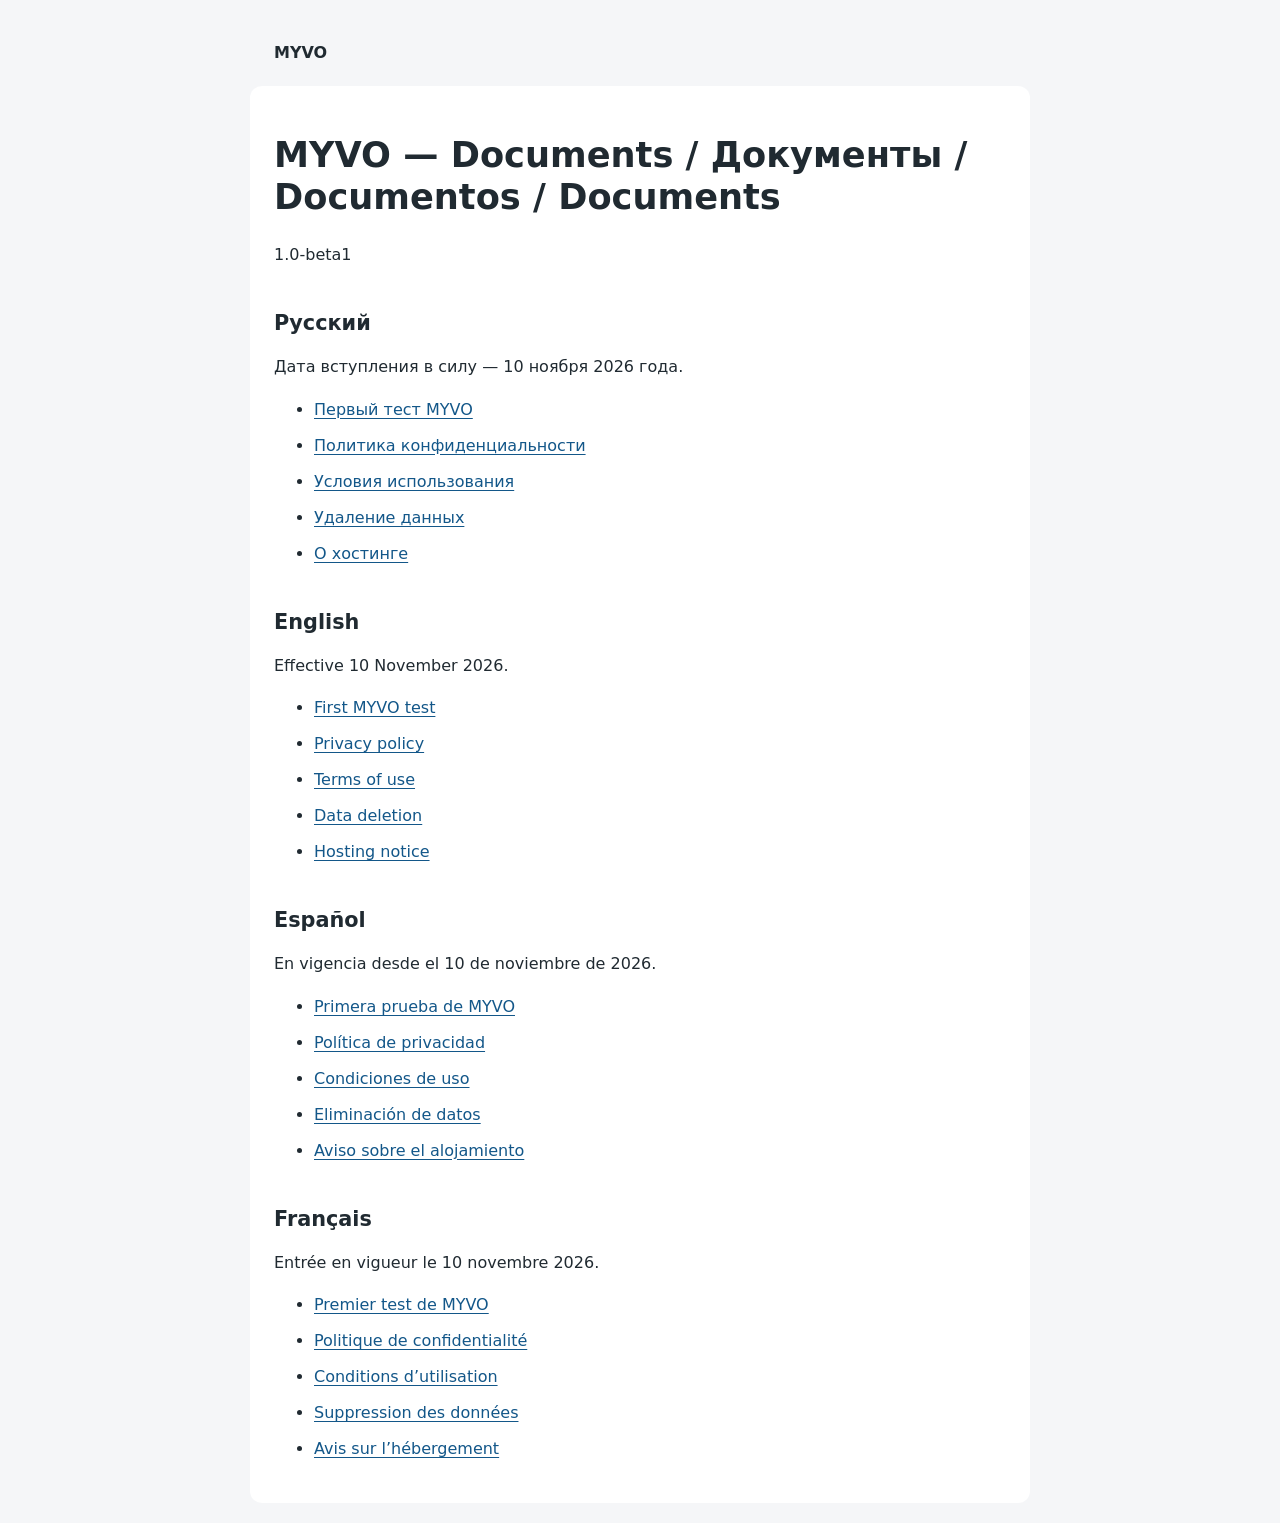
<file: index.html>
<!doctype html>
<html lang="en" translate="no">
<head>
<meta charset="utf-8">
<meta name="viewport" content="width=device-width, initial-scale=1">
<meta name="robots" content="noindex,nofollow">
<meta name="google" content="notranslate">
<meta http-equiv="Content-Security-Policy" content="default-src 'none'; style-src 'self'; base-uri 'none'; form-action 'none'">
<title>MYVO — Documents</title>
<link rel="stylesheet" href="style.css">
</head>
<body class="notranslate">
<header><p><strong>MYVO</strong></p></header>
<main id="content">
<h1>MYVO — <span lang="en">Documents</span> / <span lang="ru">Документы</span> / <span lang="es">Documentos</span> / <span lang="fr">Documents</span></h1>
<p>1.0-beta1</p>
<section lang="ru"><h2>Русский</h2><p>Дата вступления в силу — 10 ноября 2026 года.</p><ul><li><a href="tester.html#ru">Первый тест MYVO</a></li><li><a href="privacy-ru.html">Политика конфиденциальности</a></li><li><a href="terms-ru.html">Условия использования</a></li><li><a href="deletion-ru.html">Удаление данных</a></li><li><a href="hosting.html#ru">О хостинге</a></li></ul></section>
<section lang="en"><h2>English</h2><p>Effective 10 November 2026.</p><ul><li><a href="tester.html#en">First MYVO test</a></li><li><a href="privacy-en.html">Privacy policy</a></li><li><a href="terms-en.html">Terms of use</a></li><li><a href="deletion-en.html">Data deletion</a></li><li><a href="hosting.html#en">Hosting notice</a></li></ul></section>
<section lang="es"><h2>Español</h2><p>En vigencia desde el 10 de noviembre de 2026.</p><ul><li><a href="tester.html#es">Primera prueba de MYVO</a></li><li><a href="privacy-es.html">Política de privacidad</a></li><li><a href="terms-es.html">Condiciones de uso</a></li><li><a href="deletion-es.html">Eliminación de datos</a></li><li><a href="hosting.html#es">Aviso sobre el alojamiento</a></li></ul></section>
<section lang="fr"><h2>Français</h2><p>Entrée en vigueur le 10 novembre 2026.</p><ul><li><a href="tester.html#fr">Premier test de MYVO</a></li><li><a href="privacy-fr.html">Politique de confidentialité</a></li><li><a href="terms-fr.html">Conditions d’utilisation</a></li><li><a href="deletion-fr.html">Suppression des données</a></li><li><a href="hosting.html#fr">Avis sur l’hébergement</a></li></ul></section>
</main>
</body>
</html>
</file>
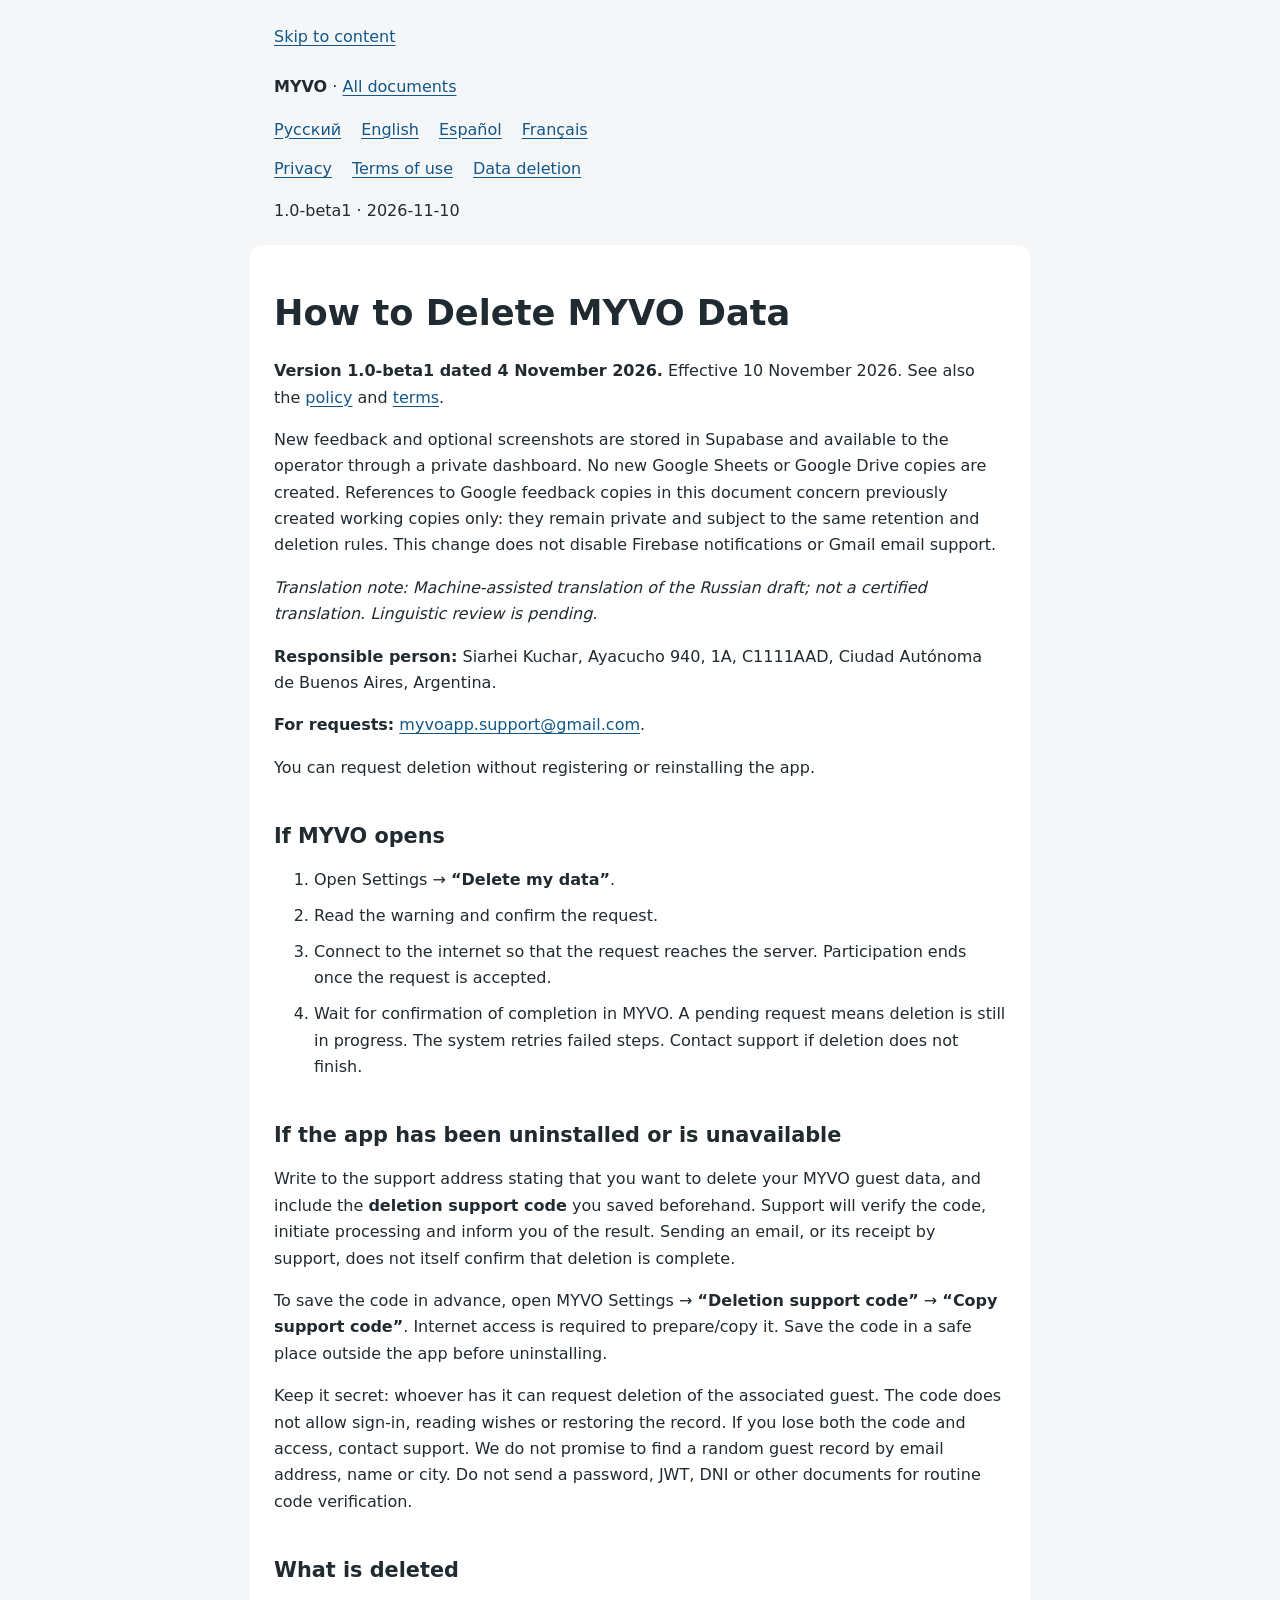
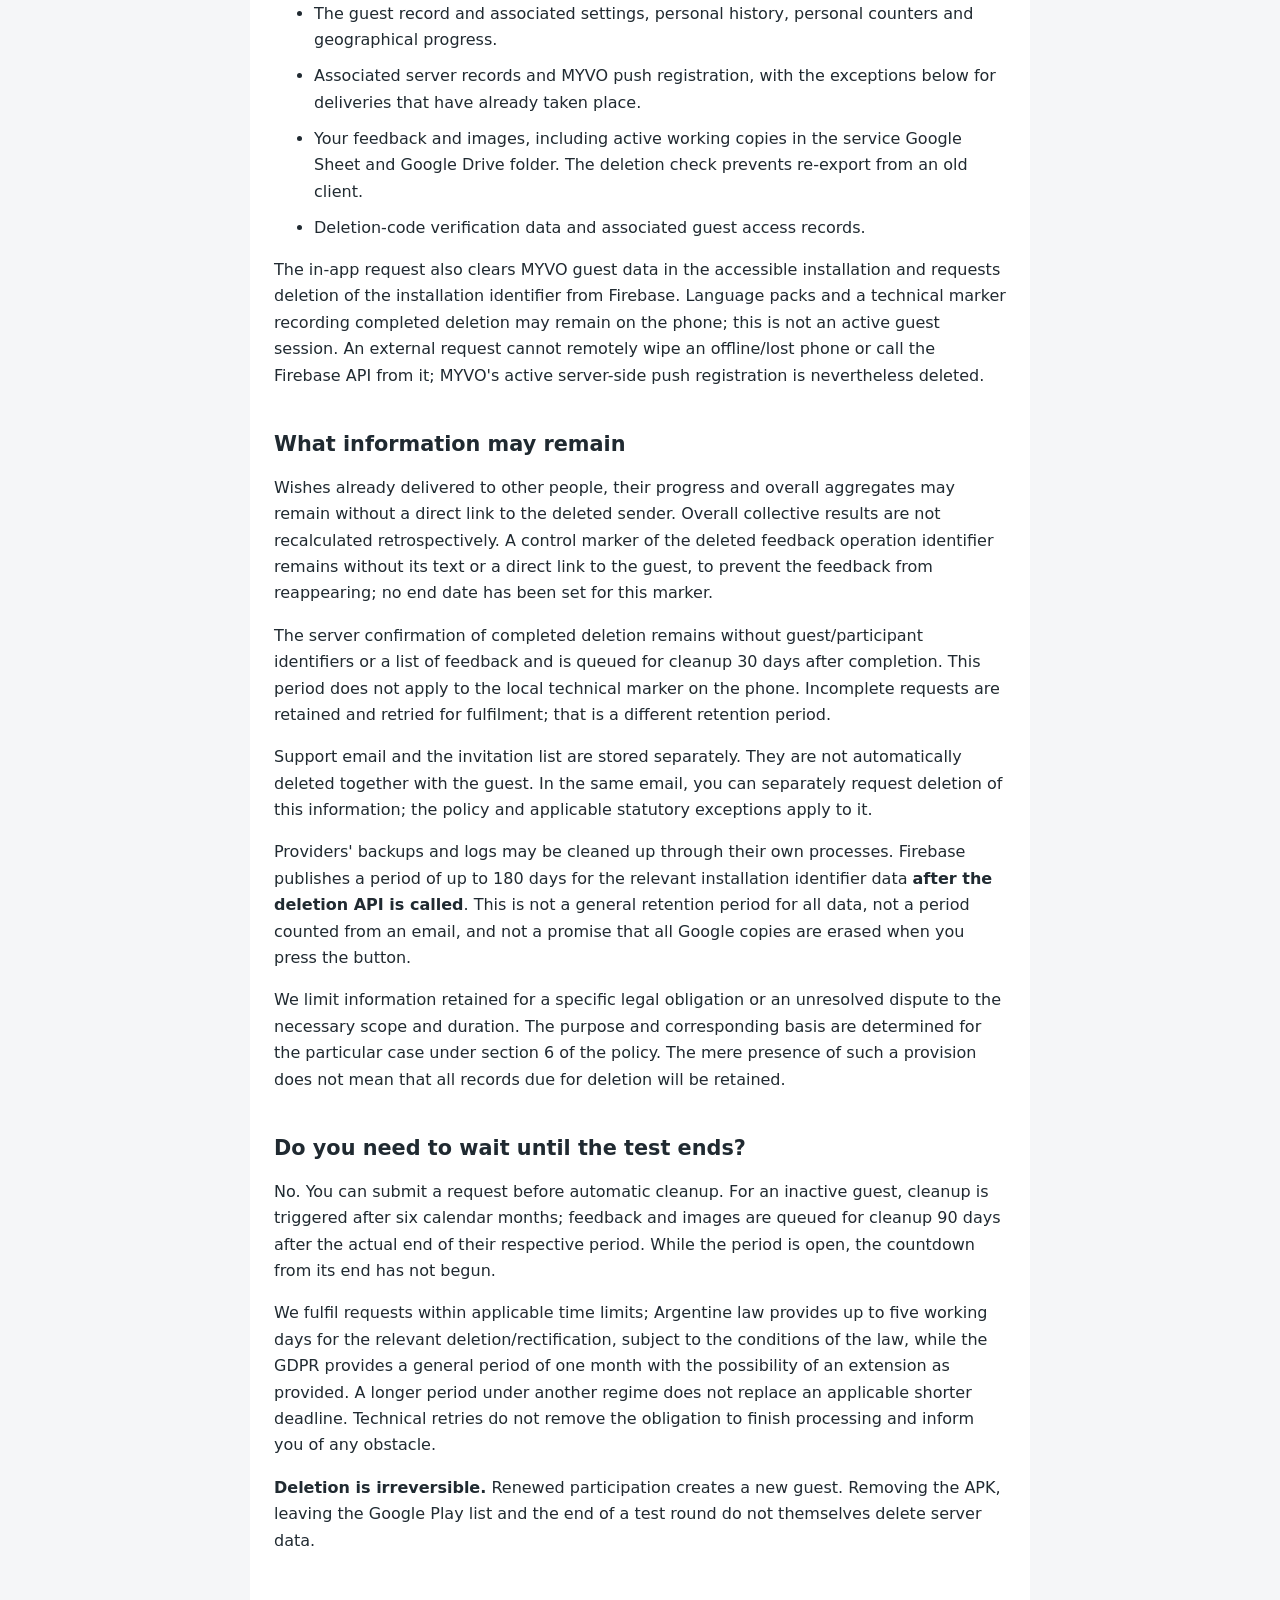
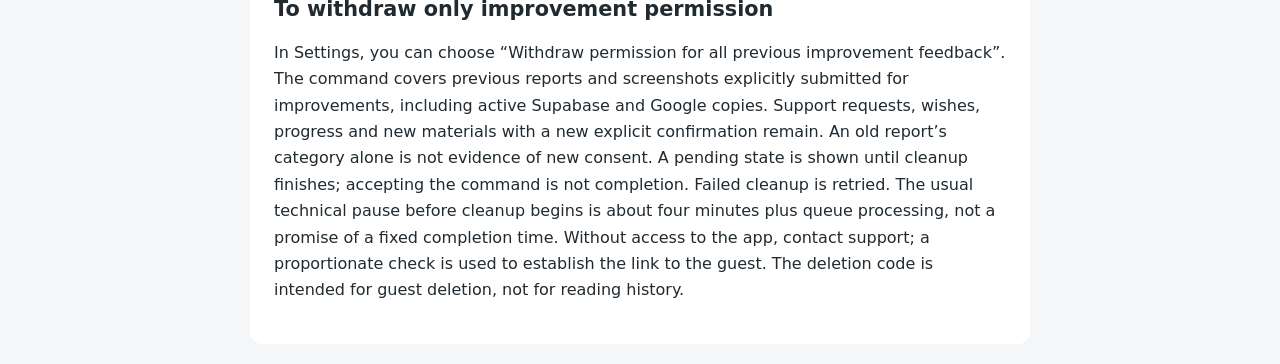
<file: deletion-en.html>
<!doctype html>
<html lang="en" translate="no">
<head>
<meta charset="utf-8">
<meta name="viewport" content="width=device-width, initial-scale=1">
<meta name="robots" content="noindex,nofollow">
<meta name="google" content="notranslate">
<meta http-equiv="Content-Security-Policy" content="default-src 'none'; style-src 'self'; base-uri 'none'; form-action 'none'">
<title>How to Delete MYVO Data — MYVO RC6</title>
<link rel="stylesheet" href="style.css">
</head>
<body>
<header><a class="skip" href="#content">Skip to content</a><p><strong>MYVO</strong> · <a href="index.html">All documents</a></p><nav aria-label="Language"><a lang="ru" hreflang="ru" href="deletion-ru.html">Русский</a> <a lang="en" hreflang="en" href="deletion-en.html" aria-current="page">English</a> <a lang="es" hreflang="es" href="deletion-es.html">Espa&#241;ol</a> <a lang="fr" hreflang="fr" href="deletion-fr.html">Fran&#231;ais</a></nav><nav><a href="privacy-en.html">Privacy</a> <a href="terms-en.html">Terms of use</a> <a href="deletion-en.html">Data deletion</a></nav><p>1.0-beta1 · 2026-11-10</p></header>
<main id="content"><h1 id="how-to-delete-myvo-data">How to Delete MYVO Data</h1>
<p><strong>Version 1.0-beta1 dated 4 November 2026.</strong> Effective 10 November 2026. See also the <a href="privacy-en.html">policy</a> and <a href="terms-en.html">terms</a>.</p>
<p>New feedback and optional screenshots are stored in Supabase and available to the operator through a private dashboard. No new Google Sheets or Google Drive copies are created. References to Google feedback copies in this document concern previously created working copies only: they remain private and subject to the same retention and deletion rules. This change does not disable Firebase notifications or Gmail email support.</p>
<p><em>Translation note: Machine-assisted translation of the Russian draft; not a certified translation. Linguistic review is pending.</em></p>
<p><strong>Responsible person:</strong> Siarhei Kuchar, Ayacucho 940, 1A, C1111AAD, Ciudad Autónoma de Buenos Aires, Argentina.</p>
<p><strong>For requests:</strong> <a href="mailto:myvoapp.support@gmail.com?subject=MYVO%20data%20deletion">myvoapp.support@gmail.com</a>.</p>
<p>You can request deletion without registering or reinstalling the app.</p>
<h2 id="if-myvo-opens">If MYVO opens</h2>
<ol>
<li>Open Settings → <strong>“Delete my data”</strong>.</li>
<li>Read the warning and confirm the request.</li>
<li>Connect to the internet so that the request reaches the server. Participation ends once the request is accepted.</li>
<li>Wait for confirmation of completion in MYVO. A pending request means deletion is still in progress. The system retries failed steps. Contact support if deletion does not finish.</li>
</ol>
<h2 id="if-the-app-has-been-uninstalled-or-is-unavailable">If the app has been uninstalled or is unavailable</h2>
<p>Write to the support address stating that you want to delete your MYVO guest data, and include the <strong>deletion support code</strong> you saved beforehand. Support will verify the code, initiate processing and inform you of the result. Sending an email, or its receipt by support, does not itself confirm that deletion is complete.</p>
<p>To save the code in advance, open MYVO Settings → <strong>“Deletion support code”</strong> → <strong>“Copy support code”</strong>. Internet access is required to prepare/copy it. Save the code in a safe place outside the app before uninstalling.</p>
<p>Keep it secret: whoever has it can request deletion of the associated guest. The code does not allow sign-in, reading wishes or restoring the record. If you lose both the code and access, contact support. We do not promise to find a random guest record by email address, name or city. Do not send a password, JWT, DNI or other documents for routine code verification.</p>
<h2 id="what-is-deleted">What is deleted</h2>
<ul>
<li>The guest record and associated settings, personal history, personal counters and geographical progress.</li>
<li>Associated server records and MYVO push registration, with the exceptions below for deliveries that have already taken place.</li>
<li>Your feedback and images, including active working copies in the service Google Sheet and Google Drive folder. The deletion check prevents re-export from an old client.</li>
<li>Deletion-code verification data and associated guest access records.</li>
</ul>
<p>The in-app request also clears MYVO guest data in the accessible installation and requests deletion of the installation identifier from Firebase. Language packs and a technical marker recording completed deletion may remain on the phone; this is not an active guest session. An external request cannot remotely wipe an offline/lost phone or call the Firebase API from it; MYVO's active server-side push registration is nevertheless deleted.</p>
<h2 id="what-information-may-remain">What information may remain</h2>
<p>Wishes already delivered to other people, their progress and overall aggregates may remain without a direct link to the deleted sender. Overall collective results are not recalculated retrospectively. A control marker of the deleted feedback operation identifier remains without its text or a direct link to the guest, to prevent the feedback from reappearing; no end date has been set for this marker.</p>
<p>The server confirmation of completed deletion remains without guest/participant identifiers or a list of feedback and is queued for cleanup 30 days after completion. This period does not apply to the local technical marker on the phone. Incomplete requests are retained and retried for fulfilment; that is a different retention period.</p>
<p>Support email and the invitation list are stored separately. They are not automatically deleted together with the guest. In the same email, you can separately request deletion of this information; the policy and applicable statutory exceptions apply to it.</p>
<p>Providers' backups and logs may be cleaned up through their own processes. Firebase publishes a period of up to 180 days for the relevant installation identifier data <strong>after the deletion API is called</strong>. This is not a general retention period for all data, not a period counted from an email, and not a promise that all Google copies are erased when you press the button.</p>
<p>We limit information retained for a specific legal obligation or an unresolved dispute to the necessary scope and duration. The purpose and corresponding basis are determined for the particular case under section 6 of the policy. The mere presence of such a provision does not mean that all records due for deletion will be retained.</p>
<h2 id="do-you-need-to-wait-until-the-test-ends">Do you need to wait until the test ends?</h2>
<p>No. You can submit a request before automatic cleanup. For an inactive guest, cleanup is triggered after six calendar months; feedback and images are queued for cleanup 90 days after the actual end of their respective period. While the period is open, the countdown from its end has not begun.</p>
<p>We fulfil requests within applicable time limits; Argentine law provides up to five working days for the relevant deletion/rectification, subject to the conditions of the law, while the GDPR provides a general period of one month with the possibility of an extension as provided. A longer period under another regime does not replace an applicable shorter deadline. Technical retries do not remove the obligation to finish processing and inform you of any obstacle.</p>
<p><strong>Deletion is irreversible.</strong> Renewed participation creates a new guest. Removing the APK, leaving the Google Play list and the end of a test round do not themselves delete server data.</p>
<h2 id="to-withdraw-only-improvement-permission">To withdraw only improvement permission</h2>
<p>In Settings, you can choose “Withdraw permission for all previous improvement feedback”. The command covers previous reports and screenshots explicitly submitted for improvements, including active Supabase and Google copies. Support requests, wishes, progress and new materials with a new explicit confirmation remain. An old report’s category alone is not evidence of new consent. A pending state is shown until cleanup finishes; accepting the command is not completion. Failed cleanup is retried. The usual technical pause before cleanup begins is about four minutes plus queue processing, not a promise of a fixed completion time. Without access to the app, contact support; a proportionate check is used to establish the link to the guest. The deletion code is intended for guest deletion, not for reading history.</p>
</main>

</body>
</html>
</file>
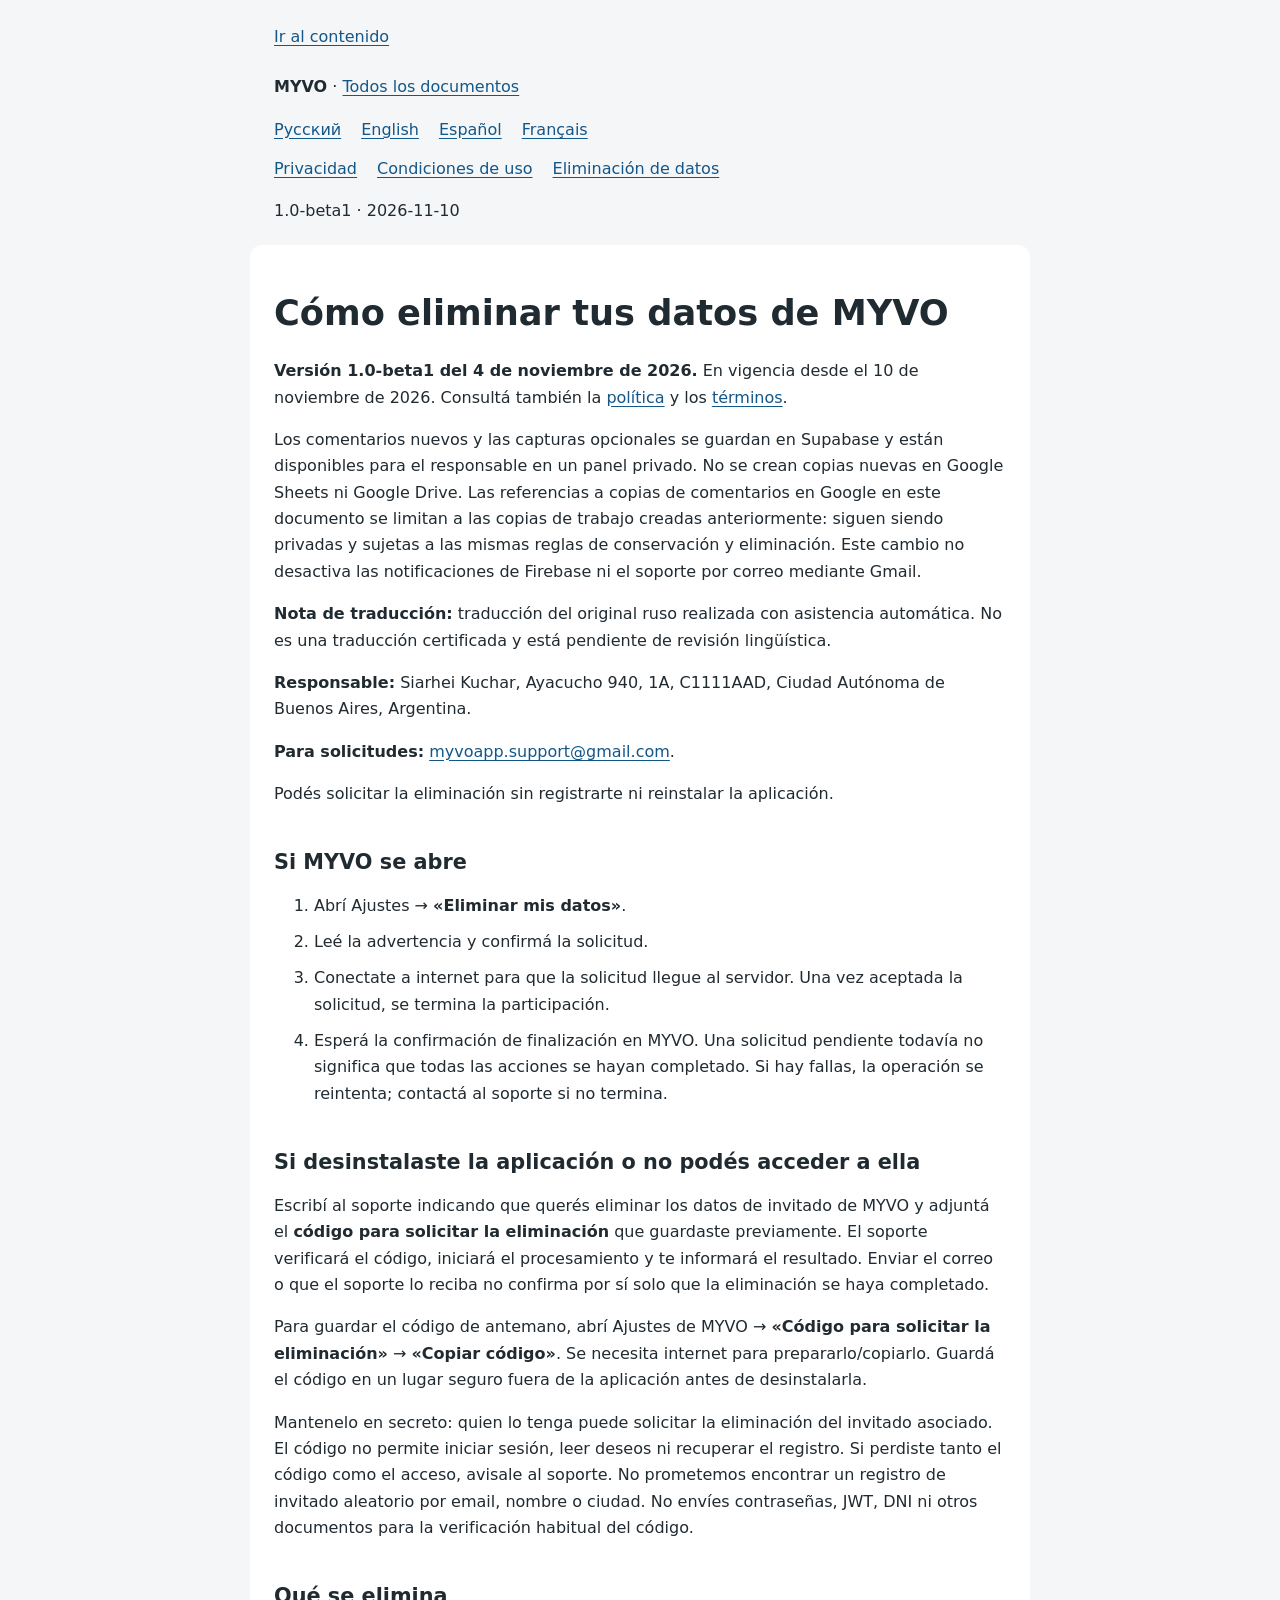
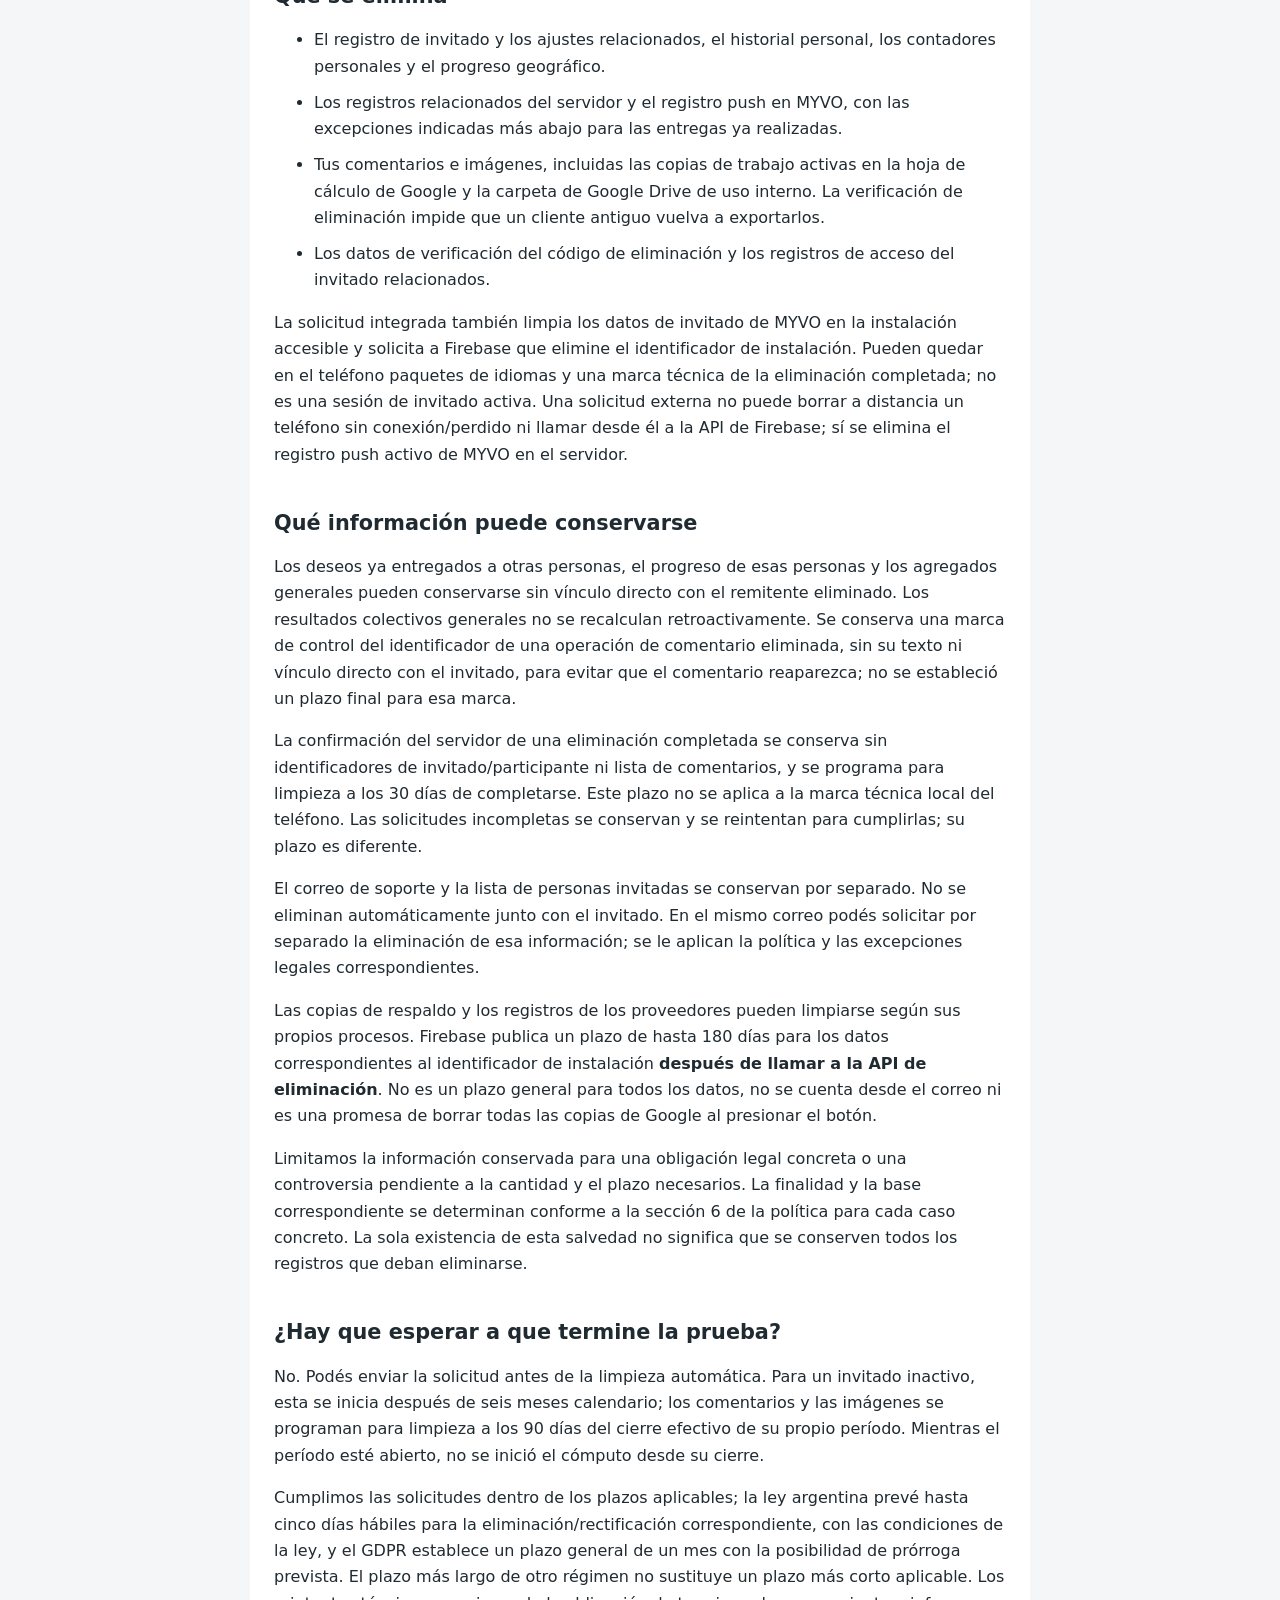
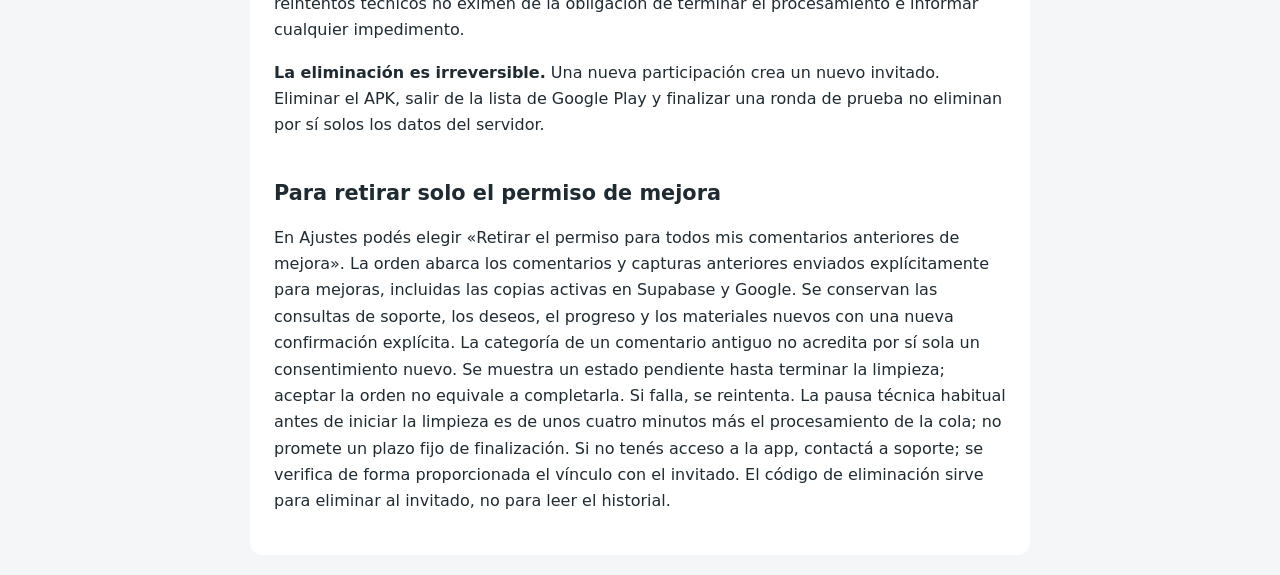
<file: deletion-es.html>
<!doctype html>
<html lang="es" translate="no">
<head>
<meta charset="utf-8">
<meta name="viewport" content="width=device-width, initial-scale=1">
<meta name="robots" content="noindex,nofollow">
<meta name="google" content="notranslate">
<meta http-equiv="Content-Security-Policy" content="default-src 'none'; style-src 'self'; base-uri 'none'; form-action 'none'">
<title>C&#243;mo eliminar tus datos de MYVO — MYVO RC6</title>
<link rel="stylesheet" href="style.css">
</head>
<body>
<header><a class="skip" href="#content">Ir al contenido</a><p><strong>MYVO</strong> · <a href="index.html">Todos los documentos</a></p><nav aria-label="Idioma"><a lang="ru" hreflang="ru" href="deletion-ru.html">Русский</a> <a lang="en" hreflang="en" href="deletion-en.html">English</a> <a lang="es" hreflang="es" href="deletion-es.html" aria-current="page">Espa&#241;ol</a> <a lang="fr" hreflang="fr" href="deletion-fr.html">Fran&#231;ais</a></nav><nav><a href="privacy-es.html">Privacidad</a> <a href="terms-es.html">Condiciones de uso</a> <a href="deletion-es.html">Eliminaci&#243;n de datos</a></nav><p>1.0-beta1 · 2026-11-10</p></header>
<main id="content"><h1 id="como-eliminar-tus-datos-de-myvo">Cómo eliminar tus datos de MYVO</h1>
<p><strong>Versión 1.0-beta1 del 4 de noviembre de 2026.</strong> En vigencia desde el 10 de noviembre de 2026. Consultá también la <a href="privacy-es.html">política</a> y los <a href="terms-es.html">términos</a>.</p>
<p>Los comentarios nuevos y las capturas opcionales se guardan en Supabase y están disponibles para el responsable en un panel privado. No se crean copias nuevas en Google Sheets ni Google Drive. Las referencias a copias de comentarios en Google en este documento se limitan a las copias de trabajo creadas anteriormente: siguen siendo privadas y sujetas a las mismas reglas de conservación y eliminación. Este cambio no desactiva las notificaciones de Firebase ni el soporte por correo mediante Gmail.</p>
<p><strong>Nota de traducción:</strong> traducción del original ruso realizada con asistencia automática. No es una traducción certificada y está pendiente de revisión lingüística.</p>
<p><strong>Responsable:</strong> Siarhei Kuchar, Ayacucho 940, 1A, C1111AAD, Ciudad Autónoma de Buenos Aires, Argentina.</p>
<p><strong>Para solicitudes:</strong> <a href="mailto:myvoapp.support@gmail.com?subject=MYVO%20data%20deletion">myvoapp.support@gmail.com</a>.</p>
<p>Podés solicitar la eliminación sin registrarte ni reinstalar la aplicación.</p>
<h2 id="si-myvo-se-abre">Si MYVO se abre</h2>
<ol>
<li>Abrí Ajustes → <strong>«Eliminar mis datos»</strong>.</li>
<li>Leé la advertencia y confirmá la solicitud.</li>
<li>Conectate a internet para que la solicitud llegue al servidor. Una vez aceptada la solicitud, se termina la participación.</li>
<li>Esperá la confirmación de finalización en MYVO. Una solicitud pendiente todavía no significa que todas las acciones se hayan completado. Si hay fallas, la operación se reintenta; contactá al soporte si no termina.</li>
</ol>
<h2 id="si-desinstalaste-la-aplicacion-o-no-podes-acceder-a-ella">Si desinstalaste la aplicación o no podés acceder a ella</h2>
<p>Escribí al soporte indicando que querés eliminar los datos de invitado de MYVO y adjuntá el <strong>código para solicitar la eliminación</strong> que guardaste previamente. El soporte verificará el código, iniciará el procesamiento y te informará el resultado. Enviar el correo o que el soporte lo reciba no confirma por sí solo que la eliminación se haya completado.</p>
<p>Para guardar el código de antemano, abrí Ajustes de MYVO → <strong>«Código para solicitar la eliminación»</strong> → <strong>«Copiar código»</strong>. Se necesita internet para prepararlo/copiarlo. Guardá el código en un lugar seguro fuera de la aplicación antes de desinstalarla.</p>
<p>Mantenelo en secreto: quien lo tenga puede solicitar la eliminación del invitado asociado. El código no permite iniciar sesión, leer deseos ni recuperar el registro. Si perdiste tanto el código como el acceso, avisale al soporte. No prometemos encontrar un registro de invitado aleatorio por email, nombre o ciudad. No envíes contraseñas, JWT, DNI ni otros documentos para la verificación habitual del código.</p>
<h2 id="que-se-elimina">Qué se elimina</h2>
<ul>
<li>El registro de invitado y los ajustes relacionados, el historial personal, los contadores personales y el progreso geográfico.</li>
<li>Los registros relacionados del servidor y el registro push en MYVO, con las excepciones indicadas más abajo para las entregas ya realizadas.</li>
<li>Tus comentarios e imágenes, incluidas las copias de trabajo activas en la hoja de cálculo de Google y la carpeta de Google Drive de uso interno. La verificación de eliminación impide que un cliente antiguo vuelva a exportarlos.</li>
<li>Los datos de verificación del código de eliminación y los registros de acceso del invitado relacionados.</li>
</ul>
<p>La solicitud integrada también limpia los datos de invitado de MYVO en la instalación accesible y solicita a Firebase que elimine el identificador de instalación. Pueden quedar en el teléfono paquetes de idiomas y una marca técnica de la eliminación completada; no es una sesión de invitado activa. Una solicitud externa no puede borrar a distancia un teléfono sin conexión/perdido ni llamar desde él a la API de Firebase; sí se elimina el registro push activo de MYVO en el servidor.</p>
<h2 id="que-informacion-puede-conservarse">Qué información puede conservarse</h2>
<p>Los deseos ya entregados a otras personas, el progreso de esas personas y los agregados generales pueden conservarse sin vínculo directo con el remitente eliminado. Los resultados colectivos generales no se recalculan retroactivamente. Se conserva una marca de control del identificador de una operación de comentario eliminada, sin su texto ni vínculo directo con el invitado, para evitar que el comentario reaparezca; no se estableció un plazo final para esa marca.</p>
<p>La confirmación del servidor de una eliminación completada se conserva sin identificadores de invitado/participante ni lista de comentarios, y se programa para limpieza a los 30 días de completarse. Este plazo no se aplica a la marca técnica local del teléfono. Las solicitudes incompletas se conservan y se reintentan para cumplirlas; su plazo es diferente.</p>
<p>El correo de soporte y la lista de personas invitadas se conservan por separado. No se eliminan automáticamente junto con el invitado. En el mismo correo podés solicitar por separado la eliminación de esa información; se le aplican la política y las excepciones legales correspondientes.</p>
<p>Las copias de respaldo y los registros de los proveedores pueden limpiarse según sus propios procesos. Firebase publica un plazo de hasta 180 días para los datos correspondientes al identificador de instalación <strong>después de llamar a la API de eliminación</strong>. No es un plazo general para todos los datos, no se cuenta desde el correo ni es una promesa de borrar todas las copias de Google al presionar el botón.</p>
<p>Limitamos la información conservada para una obligación legal concreta o una controversia pendiente a la cantidad y el plazo necesarios. La finalidad y la base correspondiente se determinan conforme a la sección 6 de la política para cada caso concreto. La sola existencia de esta salvedad no significa que se conserven todos los registros que deban eliminarse.</p>
<h2 id="hay-que-esperar-a-que-termine-la-prueba">¿Hay que esperar a que termine la prueba?</h2>
<p>No. Podés enviar la solicitud antes de la limpieza automática. Para un invitado inactivo, esta se inicia después de seis meses calendario; los comentarios y las imágenes se programan para limpieza a los 90 días del cierre efectivo de su propio período. Mientras el período esté abierto, no se inició el cómputo desde su cierre.</p>
<p>Cumplimos las solicitudes dentro de los plazos aplicables; la ley argentina prevé hasta cinco días hábiles para la eliminación/rectificación correspondiente, con las condiciones de la ley, y el GDPR establece un plazo general de un mes con la posibilidad de prórroga prevista. El plazo más largo de otro régimen no sustituye un plazo más corto aplicable. Los reintentos técnicos no eximen de la obligación de terminar el procesamiento e informar cualquier impedimento.</p>
<p><strong>La eliminación es irreversible.</strong> Una nueva participación crea un nuevo invitado. Eliminar el APK, salir de la lista de Google Play y finalizar una ronda de prueba no eliminan por sí solos los datos del servidor.</p>
<h2 id="para-retirar-solo-el-permiso-de-mejora">Para retirar solo el permiso de mejora</h2>
<p>En Ajustes podés elegir «Retirar el permiso para todos mis comentarios anteriores de mejora». La orden abarca los comentarios y capturas anteriores enviados explícitamente para mejoras, incluidas las copias activas en Supabase y Google. Se conservan las consultas de soporte, los deseos, el progreso y los materiales nuevos con una nueva confirmación explícita. La categoría de un comentario antiguo no acredita por sí sola un consentimiento nuevo. Se muestra un estado pendiente hasta terminar la limpieza; aceptar la orden no equivale a completarla. Si falla, se reintenta. La pausa técnica habitual antes de iniciar la limpieza es de unos cuatro minutos más el procesamiento de la cola; no promete un plazo fijo de finalización. Si no tenés acceso a la app, contactá a soporte; se verifica de forma proporcionada el vínculo con el invitado. El código de eliminación sirve para eliminar al invitado, no para leer el historial.</p>
</main>

</body>
</html>
</file>
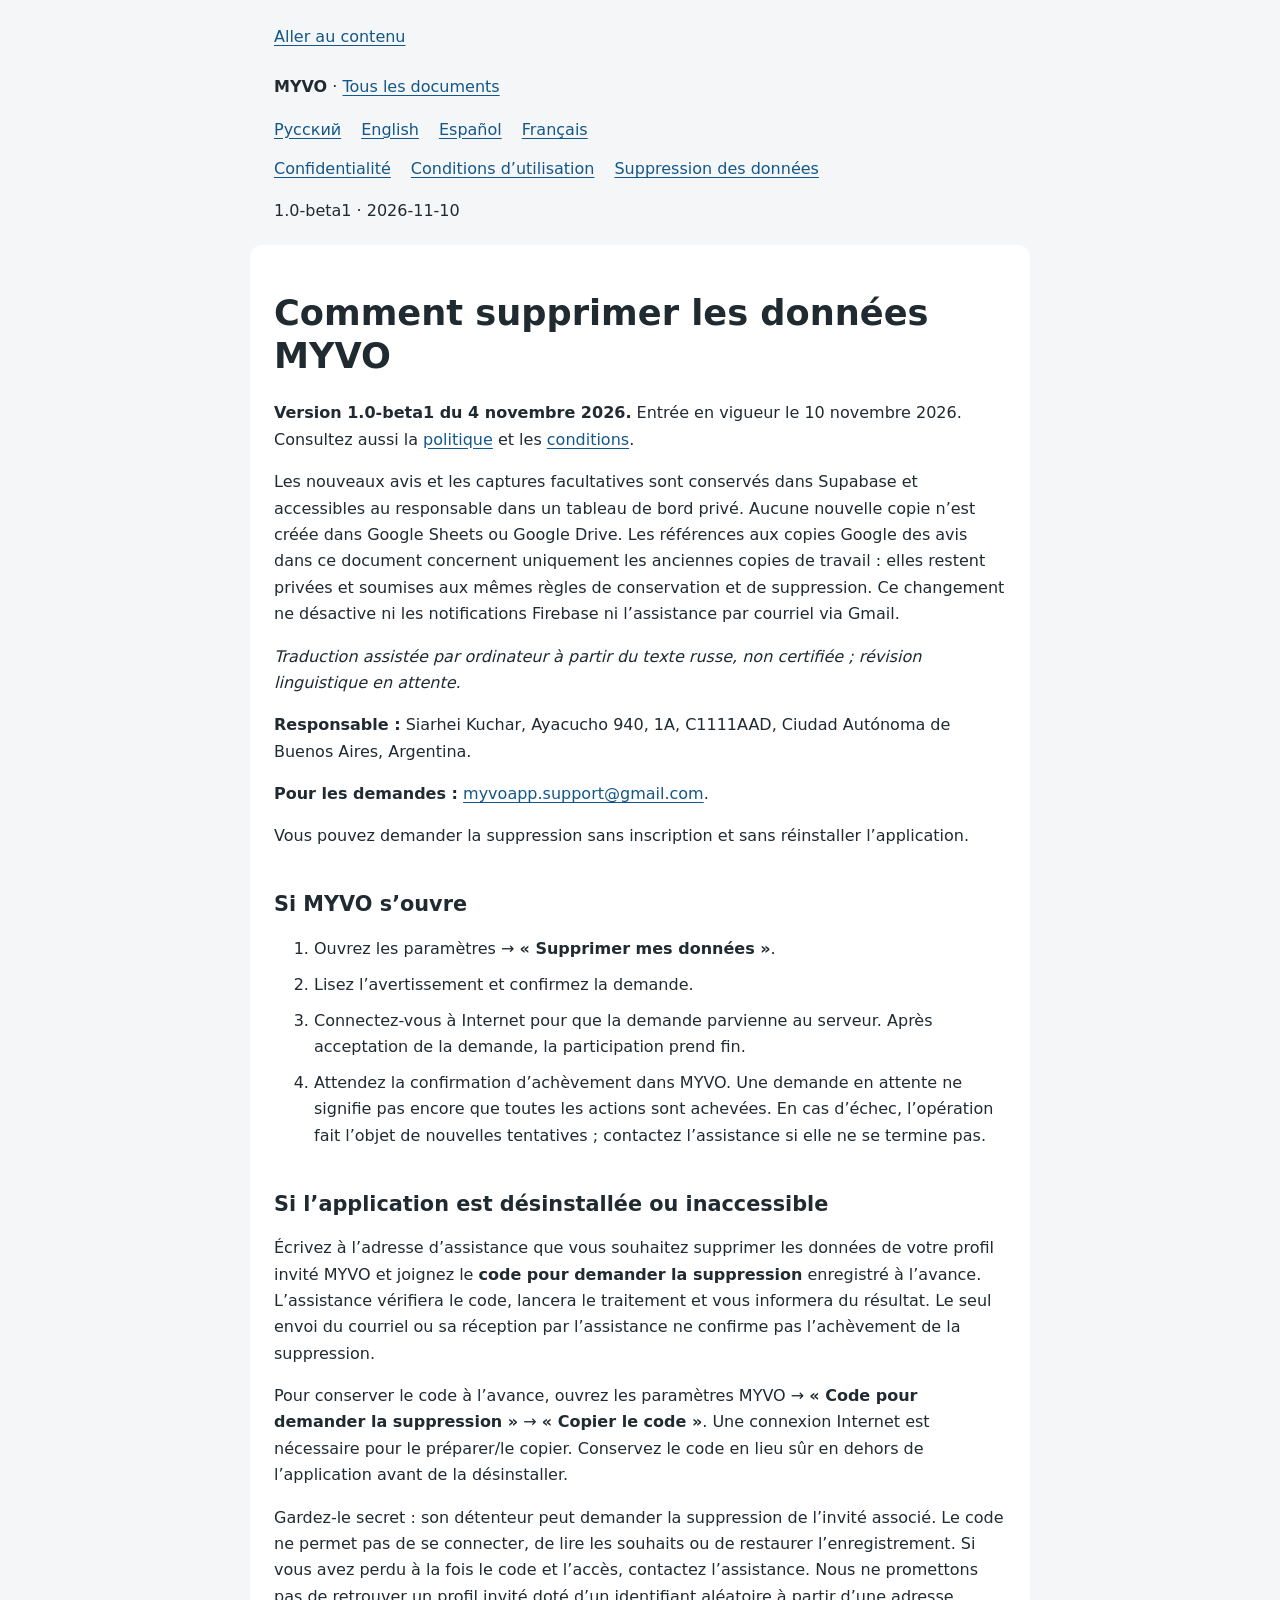
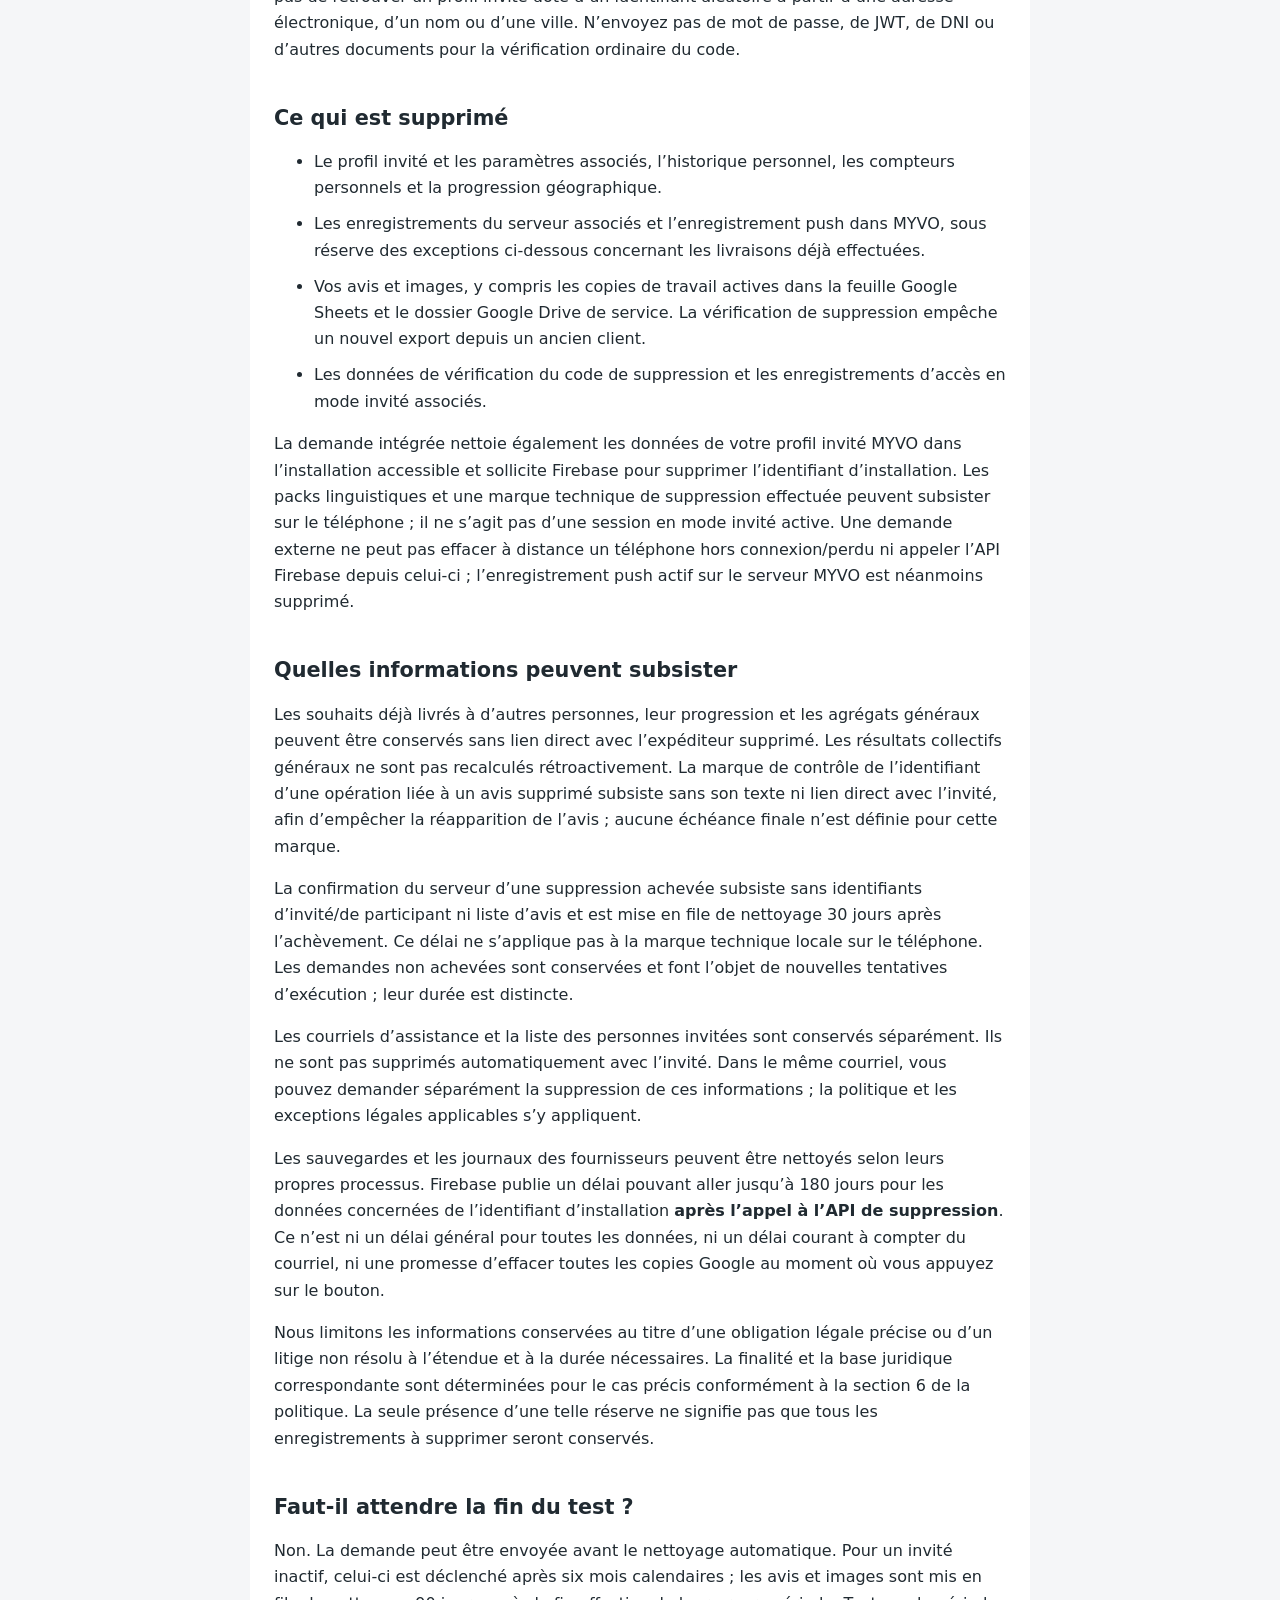
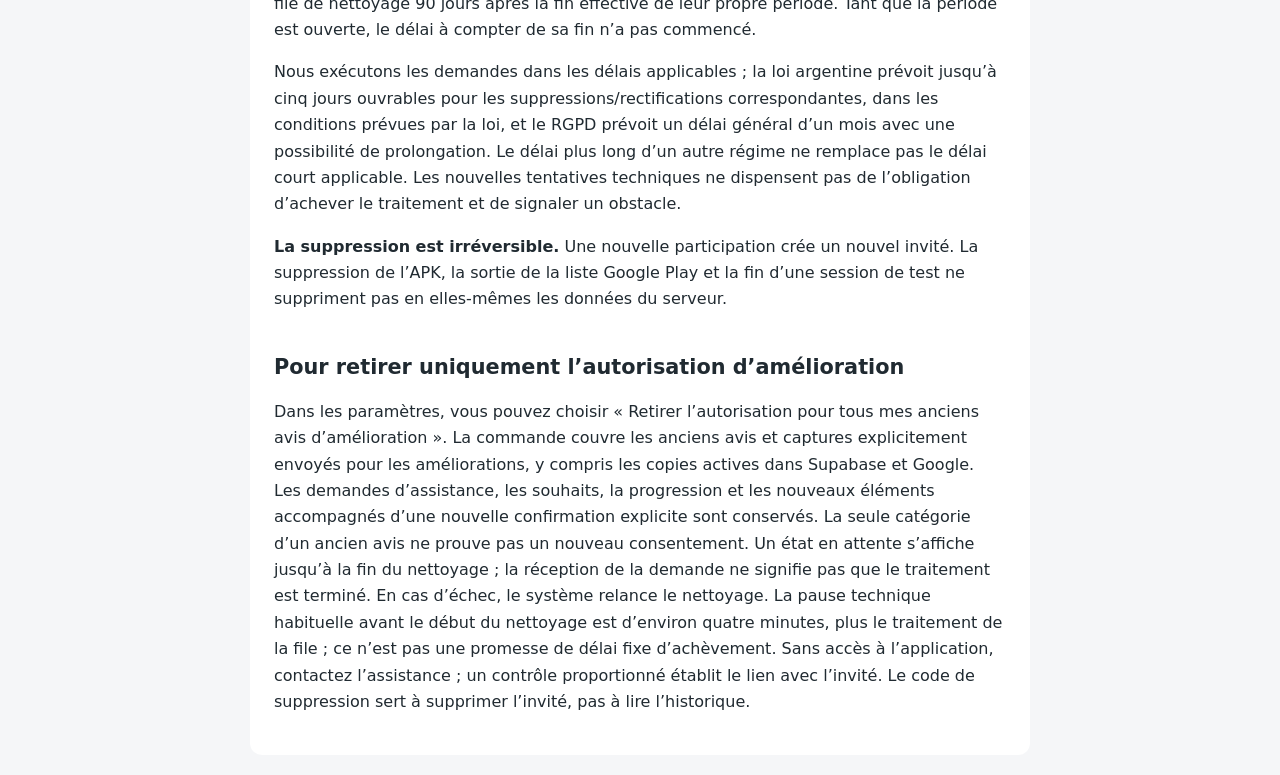
<file: deletion-fr.html>
<!doctype html>
<html lang="fr" translate="no">
<head>
<meta charset="utf-8">
<meta name="viewport" content="width=device-width, initial-scale=1">
<meta name="robots" content="noindex,nofollow">
<meta name="google" content="notranslate">
<meta http-equiv="Content-Security-Policy" content="default-src 'none'; style-src 'self'; base-uri 'none'; form-action 'none'">
<title>Comment supprimer les donn&#233;es MYVO — MYVO RC6</title>
<link rel="stylesheet" href="style.css">
</head>
<body>
<header><a class="skip" href="#content">Aller au contenu</a><p><strong>MYVO</strong> · <a href="index.html">Tous les documents</a></p><nav aria-label="Langue"><a lang="ru" hreflang="ru" href="deletion-ru.html">Русский</a> <a lang="en" hreflang="en" href="deletion-en.html">English</a> <a lang="es" hreflang="es" href="deletion-es.html">Espa&#241;ol</a> <a lang="fr" hreflang="fr" href="deletion-fr.html" aria-current="page">Fran&#231;ais</a></nav><nav><a href="privacy-fr.html">Confidentialit&#233;</a> <a href="terms-fr.html">Conditions d’utilisation</a> <a href="deletion-fr.html">Suppression des donn&#233;es</a></nav><p>1.0-beta1 · 2026-11-10</p></header>
<main id="content"><h1 id="comment-supprimer-les-donnees-myvo">Comment supprimer les données MYVO</h1>
<p><strong>Version 1.0-beta1 du 4 novembre 2026.</strong> Entrée en vigueur le 10 novembre 2026. Consultez aussi la <a href="privacy-fr.html">politique</a> et les <a href="terms-fr.html">conditions</a>.</p>
<p>Les nouveaux avis et les captures facultatives sont conservés dans Supabase et accessibles au responsable dans un tableau de bord privé. Aucune nouvelle copie n’est créée dans Google Sheets ou Google Drive. Les références aux copies Google des avis dans ce document concernent uniquement les anciennes copies de travail : elles restent privées et soumises aux mêmes règles de conservation et de suppression. Ce changement ne désactive ni les notifications Firebase ni l’assistance par courriel via Gmail.</p>
<p><em>Traduction assistée par ordinateur à partir du texte russe, non certifiée ; révision linguistique en attente.</em></p>
<p><strong>Responsable :</strong> Siarhei Kuchar, Ayacucho 940, 1A, C1111AAD, Ciudad Autónoma de Buenos Aires, Argentina.</p>
<p><strong>Pour les demandes :</strong> <a href="mailto:myvoapp.support@gmail.com?subject=MYVO%20data%20deletion">myvoapp.support@gmail.com</a>.</p>
<p>Vous pouvez demander la suppression sans inscription et sans réinstaller l’application.</p>
<h2 id="si-myvo-souvre">Si MYVO s’ouvre</h2>
<ol>
<li>Ouvrez les paramètres → <strong>« Supprimer mes données »</strong>.</li>
<li>Lisez l’avertissement et confirmez la demande.</li>
<li>Connectez-vous à Internet pour que la demande parvienne au serveur. Après acceptation de la demande, la participation prend fin.</li>
<li>Attendez la confirmation d’achèvement dans MYVO. Une demande en attente ne signifie pas encore que toutes les actions sont achevées. En cas d’échec, l’opération fait l’objet de nouvelles tentatives ; contactez l’assistance si elle ne se termine pas.</li>
</ol>
<h2 id="si-lapplication-est-desinstallee-ou-inaccessible">Si l’application est désinstallée ou inaccessible</h2>
<p>Écrivez à l’adresse d’assistance que vous souhaitez supprimer les données de votre profil invité MYVO et joignez le <strong>code pour demander la suppression</strong> enregistré à l’avance. L’assistance vérifiera le code, lancera le traitement et vous informera du résultat. Le seul envoi du courriel ou sa réception par l’assistance ne confirme pas l’achèvement de la suppression.</p>
<p>Pour conserver le code à l’avance, ouvrez les paramètres MYVO → <strong>« Code pour demander la suppression »</strong> → <strong>« Copier le code »</strong>. Une connexion Internet est nécessaire pour le préparer/le copier. Conservez le code en lieu sûr en dehors de l’application avant de la désinstaller.</p>
<p>Gardez-le secret : son détenteur peut demander la suppression de l’invité associé. Le code ne permet pas de se connecter, de lire les souhaits ou de restaurer l’enregistrement. Si vous avez perdu à la fois le code et l’accès, contactez l’assistance. Nous ne promettons pas de retrouver un profil invité doté d’un identifiant aléatoire à partir d’une adresse électronique, d’un nom ou d’une ville. N’envoyez pas de mot de passe, de JWT, de DNI ou d’autres documents pour la vérification ordinaire du code.</p>
<h2 id="ce-qui-est-supprime">Ce qui est supprimé</h2>
<ul>
<li>Le profil invité et les paramètres associés, l’historique personnel, les compteurs personnels et la progression géographique.</li>
<li>Les enregistrements du serveur associés et l’enregistrement push dans MYVO, sous réserve des exceptions ci-dessous concernant les livraisons déjà effectuées.</li>
<li>Vos avis et images, y compris les copies de travail actives dans la feuille Google Sheets et le dossier Google Drive de service. La vérification de suppression empêche un nouvel export depuis un ancien client.</li>
<li>Les données de vérification du code de suppression et les enregistrements d’accès en mode invité associés.</li>
</ul>
<p>La demande intégrée nettoie également les données de votre profil invité MYVO dans l’installation accessible et sollicite Firebase pour supprimer l’identifiant d’installation. Les packs linguistiques et une marque technique de suppression effectuée peuvent subsister sur le téléphone ; il ne s’agit pas d’une session en mode invité active. Une demande externe ne peut pas effacer à distance un téléphone hors connexion/perdu ni appeler l’API Firebase depuis celui-ci ; l’enregistrement push actif sur le serveur MYVO est néanmoins supprimé.</p>
<h2 id="quelles-informations-peuvent-subsister">Quelles informations peuvent subsister</h2>
<p>Les souhaits déjà livrés à d’autres personnes, leur progression et les agrégats généraux peuvent être conservés sans lien direct avec l’expéditeur supprimé. Les résultats collectifs généraux ne sont pas recalculés rétroactivement. La marque de contrôle de l’identifiant d’une opération liée à un avis supprimé subsiste sans son texte ni lien direct avec l’invité, afin d’empêcher la réapparition de l’avis ; aucune échéance finale n’est définie pour cette marque.</p>
<p>La confirmation du serveur d’une suppression achevée subsiste sans identifiants d’invité/de participant ni liste d’avis et est mise en file de nettoyage 30 jours après l’achèvement. Ce délai ne s’applique pas à la marque technique locale sur le téléphone. Les demandes non achevées sont conservées et font l’objet de nouvelles tentatives d’exécution ; leur durée est distincte.</p>
<p>Les courriels d’assistance et la liste des personnes invitées sont conservés séparément. Ils ne sont pas supprimés automatiquement avec l’invité. Dans le même courriel, vous pouvez demander séparément la suppression de ces informations ; la politique et les exceptions légales applicables s’y appliquent.</p>
<p>Les sauvegardes et les journaux des fournisseurs peuvent être nettoyés selon leurs propres processus. Firebase publie un délai pouvant aller jusqu’à 180 jours pour les données concernées de l’identifiant d’installation <strong>après l’appel à l’API de suppression</strong>. Ce n’est ni un délai général pour toutes les données, ni un délai courant à compter du courriel, ni une promesse d’effacer toutes les copies Google au moment où vous appuyez sur le bouton.</p>
<p>Nous limitons les informations conservées au titre d’une obligation légale précise ou d’un litige non résolu à l’étendue et à la durée nécessaires. La finalité et la base juridique correspondante sont déterminées pour le cas précis conformément à la section 6 de la politique. La seule présence d’une telle réserve ne signifie pas que tous les enregistrements à supprimer seront conservés.</p>
<h2 id="faut-il-attendre-la-fin-du-test">Faut-il attendre la fin du test ?</h2>
<p>Non. La demande peut être envoyée avant le nettoyage automatique. Pour un invité inactif, celui-ci est déclenché après six mois calendaires ; les avis et images sont mis en file de nettoyage 90 jours après la fin effective de leur propre période. Tant que la période est ouverte, le délai à compter de sa fin n’a pas commencé.</p>
<p>Nous exécutons les demandes dans les délais applicables ; la loi argentine prévoit jusqu’à cinq jours ouvrables pour les suppressions/rectifications correspondantes, dans les conditions prévues par la loi, et le RGPD prévoit un délai général d’un mois avec une possibilité de prolongation. Le délai plus long d’un autre régime ne remplace pas le délai court applicable. Les nouvelles tentatives techniques ne dispensent pas de l’obligation d’achever le traitement et de signaler un obstacle.</p>
<p><strong>La suppression est irréversible.</strong> Une nouvelle participation crée un nouvel invité. La suppression de l’APK, la sortie de la liste Google Play et la fin d’une session de test ne suppriment pas en elles-mêmes les données du serveur.</p>
<h2 id="pour-retirer-uniquement-lautorisation-damelioration">Pour retirer uniquement l’autorisation d’amélioration</h2>
<p>Dans les paramètres, vous pouvez choisir « Retirer l’autorisation pour tous mes anciens avis d’amélioration ». La commande couvre les anciens avis et captures explicitement envoyés pour les améliorations, y compris les copies actives dans Supabase et Google. Les demandes d’assistance, les souhaits, la progression et les nouveaux éléments accompagnés d’une nouvelle confirmation explicite sont conservés. La seule catégorie d’un ancien avis ne prouve pas un nouveau consentement. Un état en attente s’affiche jusqu’à la fin du nettoyage ; la réception de la demande ne signifie pas que le traitement est terminé. En cas d’échec, le système relance le nettoyage. La pause technique habituelle avant le début du nettoyage est d’environ quatre minutes, plus le traitement de la file ; ce n’est pas une promesse de délai fixe d’achèvement. Sans accès à l’application, contactez l’assistance ; un contrôle proportionné établit le lien avec l’invité. Le code de suppression sert à supprimer l’invité, pas à lire l’historique.</p>
</main>

</body>
</html>
</file>
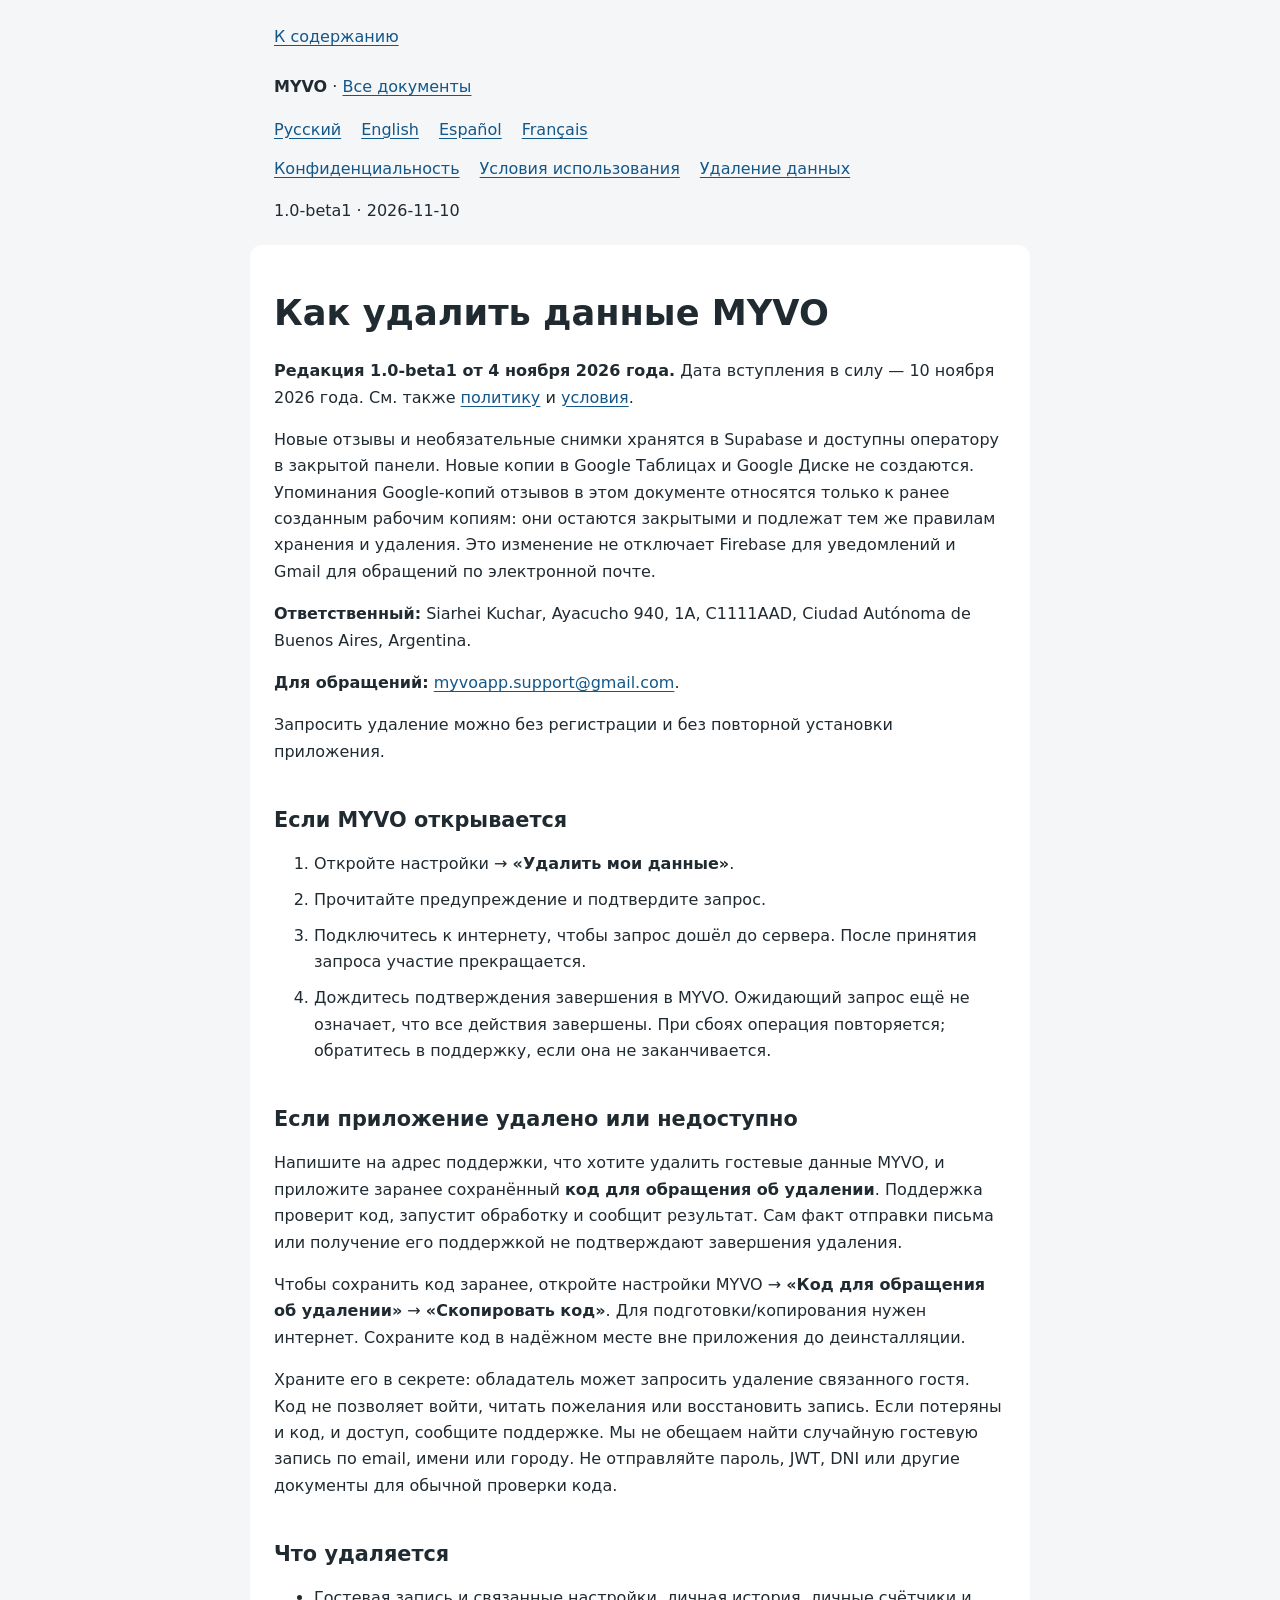
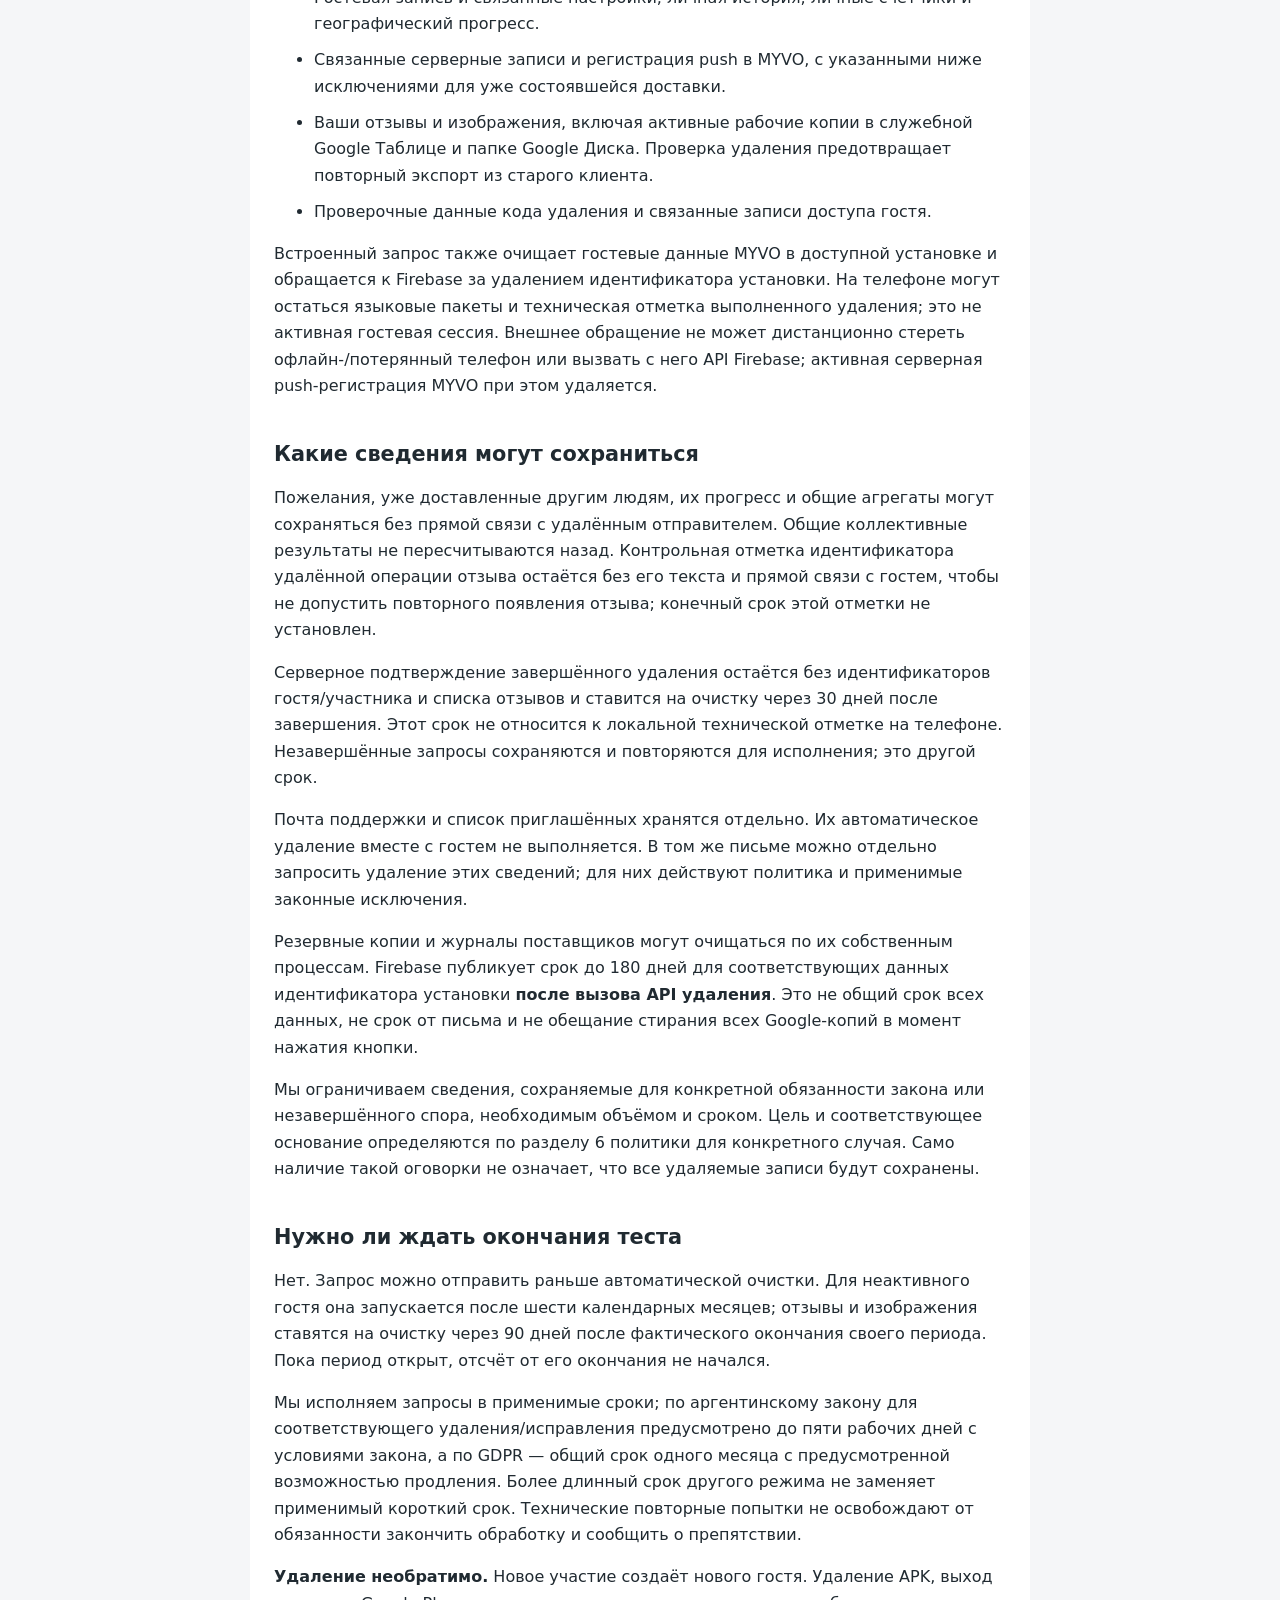
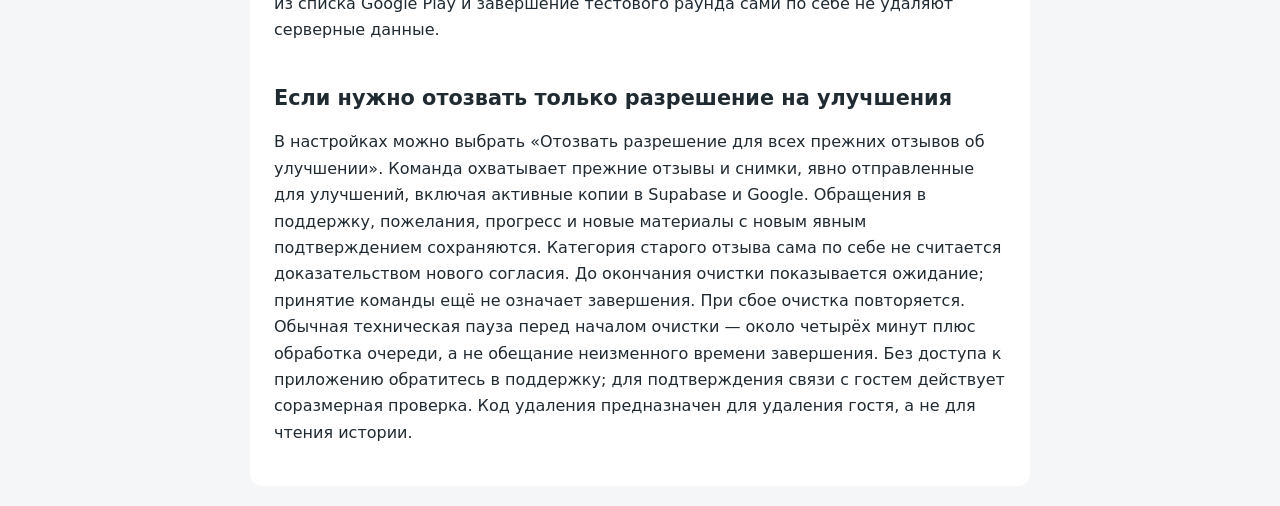
<file: deletion-ru.html>
<!doctype html>
<html lang="ru" translate="no">
<head>
<meta charset="utf-8">
<meta name="viewport" content="width=device-width, initial-scale=1">
<meta name="robots" content="noindex,nofollow">
<meta name="google" content="notranslate">
<meta http-equiv="Content-Security-Policy" content="default-src 'none'; style-src 'self'; base-uri 'none'; form-action 'none'">
<title>Как удалить данные MYVO — MYVO RC6</title>
<link rel="stylesheet" href="style.css">
</head>
<body>
<header><a class="skip" href="#content">К содержанию</a><p><strong>MYVO</strong> · <a href="index.html">Все документы</a></p><nav aria-label="Язык"><a lang="ru" hreflang="ru" href="deletion-ru.html" aria-current="page">Русский</a> <a lang="en" hreflang="en" href="deletion-en.html">English</a> <a lang="es" hreflang="es" href="deletion-es.html">Espa&#241;ol</a> <a lang="fr" hreflang="fr" href="deletion-fr.html">Fran&#231;ais</a></nav><nav><a href="privacy-ru.html">Конфиденциальность</a> <a href="terms-ru.html">Условия использования</a> <a href="deletion-ru.html">Удаление данных</a></nav><p>1.0-beta1 · 2026-11-10</p></header>
<main id="content"><h1 id="myvo">Как удалить данные MYVO</h1>
<p><strong>Редакция 1.0-beta1 от 4 ноября 2026 года.</strong> Дата вступления в силу — 10 ноября 2026 года. См. также <a href="privacy-ru.html">политику</a> и <a href="terms-ru.html">условия</a>.</p>
<p>Новые отзывы и необязательные снимки хранятся в Supabase и доступны оператору в закрытой панели. Новые копии в Google Таблицах и Google Диске не создаются. Упоминания Google-копий отзывов в этом документе относятся только к ранее созданным рабочим копиям: они остаются закрытыми и подлежат тем же правилам хранения и удаления. Это изменение не отключает Firebase для уведомлений и Gmail для обращений по электронной почте.</p>
<p><strong>Ответственный:</strong> Siarhei Kuchar, Ayacucho 940, 1A, C1111AAD, Ciudad Autónoma de Buenos Aires, Argentina.</p>
<p><strong>Для обращений:</strong> <a href="mailto:myvoapp.support@gmail.com?subject=MYVO%20data%20deletion">myvoapp.support@gmail.com</a>.</p>
<p>Запросить удаление можно без регистрации и без повторной установки приложения.</p>
<h2 id="myvo-1">Если MYVO открывается</h2>
<ol>
<li>Откройте настройки → <strong>«Удалить мои данные»</strong>.</li>
<li>Прочитайте предупреждение и подтвердите запрос.</li>
<li>Подключитесь к интернету, чтобы запрос дошёл до сервера. После принятия запроса участие прекращается.</li>
<li>Дождитесь подтверждения завершения в MYVO. Ожидающий запрос ещё не означает, что все действия завершены. При сбоях операция повторяется; обратитесь в поддержку, если она не заканчивается.</li>
</ol>
<h2 id="section">Если приложение удалено или недоступно</h2>
<p>Напишите на адрес поддержки, что хотите удалить гостевые данные MYVO, и приложите заранее сохранённый <strong>код для обращения об удалении</strong>. Поддержка проверит код, запустит обработку и сообщит результат. Сам факт отправки письма или получение его поддержкой не подтверждают завершения удаления.</p>
<p>Чтобы сохранить код заранее, откройте настройки MYVO → <strong>«Код для обращения об удалении»</strong> → <strong>«Скопировать код»</strong>. Для подготовки/копирования нужен интернет. Сохраните код в надёжном месте вне приложения до деинсталляции.</p>
<p>Храните его в секрете: обладатель может запросить удаление связанного гостя. Код не позволяет войти, читать пожелания или восстановить запись. Если потеряны и код, и доступ, сообщите поддержке. Мы не обещаем найти случайную гостевую запись по email, имени или городу. Не отправляйте пароль, JWT, DNI или другие документы для обычной проверки кода.</p>
<h2 id="section-1">Что удаляется</h2>
<ul>
<li>Гостевая запись и связанные настройки, личная история, личные счётчики и географический прогресс.</li>
<li>Связанные серверные записи и регистрация push в MYVO, с указанными ниже исключениями для уже состоявшейся доставки.</li>
<li>Ваши отзывы и изображения, включая активные рабочие копии в служебной Google Таблице и папке Google Диска. Проверка удаления предотвращает повторный экспорт из старого клиента.</li>
<li>Проверочные данные кода удаления и связанные записи доступа гостя.</li>
</ul>
<p>Встроенный запрос также очищает гостевые данные MYVO в доступной установке и обращается к Firebase за удалением идентификатора установки. На телефоне могут остаться языковые пакеты и техническая отметка выполненного удаления; это не активная гостевая сессия. Внешнее обращение не может дистанционно стереть офлайн-/потерянный телефон или вызвать с него API Firebase; активная серверная push-регистрация MYVO при этом удаляется.</p>
<h2 id="section-2">Какие сведения могут сохраниться</h2>
<p>Пожелания, уже доставленные другим людям, их прогресс и общие агрегаты могут сохраняться без прямой связи с удалённым отправителем. Общие коллективные результаты не пересчитываются назад. Контрольная отметка идентификатора удалённой операции отзыва остаётся без его текста и прямой связи с гостем, чтобы не допустить повторного появления отзыва; конечный срок этой отметки не установлен.</p>
<p>Серверное подтверждение завершённого удаления остаётся без идентификаторов гостя/участника и списка отзывов и ставится на очистку через 30 дней после завершения. Этот срок не относится к локальной технической отметке на телефоне. Незавершённые запросы сохраняются и повторяются для исполнения; это другой срок.</p>
<p>Почта поддержки и список приглашённых хранятся отдельно. Их автоматическое удаление вместе с гостем не выполняется. В том же письме можно отдельно запросить удаление этих сведений; для них действуют политика и применимые законные исключения.</p>
<p>Резервные копии и журналы поставщиков могут очищаться по их собственным процессам. Firebase публикует срок до 180 дней для соответствующих данных идентификатора установки <strong>после вызова API удаления</strong>. Это не общий срок всех данных, не срок от письма и не обещание стирания всех Google-копий в момент нажатия кнопки.</p>
<p>Мы ограничиваем сведения, сохраняемые для конкретной обязанности закона или незавершённого спора, необходимым объёмом и сроком. Цель и соответствующее основание определяются по разделу 6 политики для конкретного случая. Само наличие такой оговорки не означает, что все удаляемые записи будут сохранены.</p>
<h2 id="section-3">Нужно ли ждать окончания теста</h2>
<p>Нет. Запрос можно отправить раньше автоматической очистки. Для неактивного гостя она запускается после шести календарных месяцев; отзывы и изображения ставятся на очистку через 90 дней после фактического окончания своего периода. Пока период открыт, отсчёт от его окончания не начался.</p>
<p>Мы исполняем запросы в применимые сроки; по аргентинскому закону для соответствующего удаления/исправления предусмотрено до пяти рабочих дней с условиями закона, а по GDPR — общий срок одного месяца с предусмотренной возможностью продления. Более длинный срок другого режима не заменяет применимый короткий срок. Технические повторные попытки не освобождают от обязанности закончить обработку и сообщить о препятствии.</p>
<p><strong>Удаление необратимо.</strong> Новое участие создаёт нового гостя. Удаление APK, выход из списка Google Play и завершение тестового раунда сами по себе не удаляют серверные данные.</p>
<h2 id="section-4">Если нужно отозвать только разрешение на улучшения</h2>
<p>В настройках можно выбрать «Отозвать разрешение для всех прежних отзывов об улучшении». Команда охватывает прежние отзывы и снимки, явно отправленные для улучшений, включая активные копии в Supabase и Google. Обращения в поддержку, пожелания, прогресс и новые материалы с новым явным подтверждением сохраняются. Категория старого отзыва сама по себе не считается доказательством нового согласия. До окончания очистки показывается ожидание; принятие команды ещё не означает завершения. При сбое очистка повторяется. Обычная техническая пауза перед началом очистки — около четырёх минут плюс обработка очереди, а не обещание неизменного времени завершения. Без доступа к приложению обратитесь в поддержку; для подтверждения связи с гостем действует соразмерная проверка. Код удаления предназначен для удаления гостя, а не для чтения истории.</p>
</main>

</body>
</html>
</file>
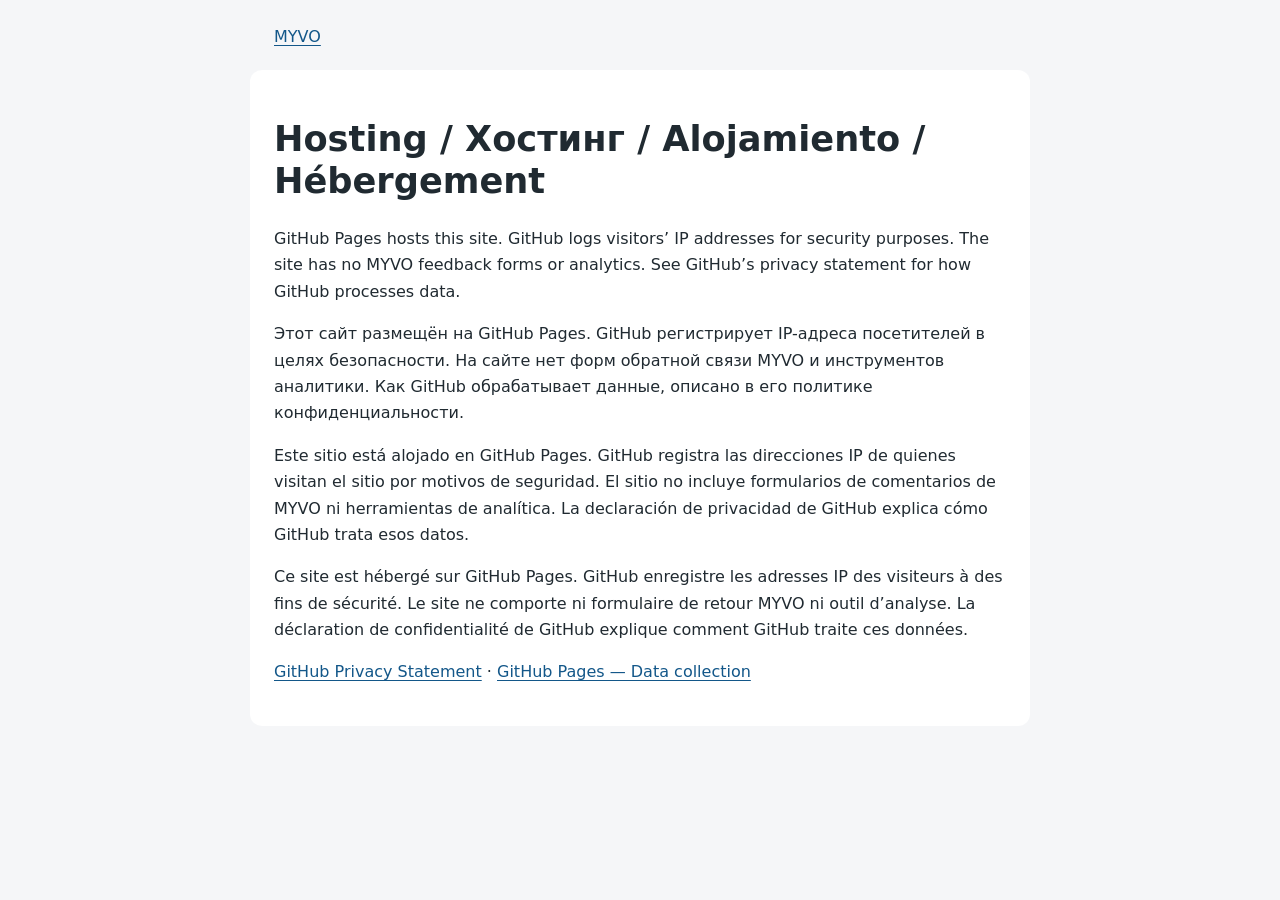
<file: hosting.html>
<!doctype html>
<html lang="en" translate="no"><head><meta charset="utf-8"><meta name="viewport" content="width=device-width,initial-scale=1"><meta name="robots" content="noindex,nofollow"><meta name="google" content="notranslate"><meta http-equiv="Content-Security-Policy" content="default-src 'none'; style-src 'self'; base-uri 'none'; form-action 'none'"><link rel="stylesheet" href="style.css"><title>MYVO — Hosting notice</title></head>
<body class="notranslate"><header><a href="index.html">MYVO</a></header><main>
<h1>Hosting / Хостинг / Alojamiento / Hébergement</h1>
<p id="en" lang="en">GitHub Pages hosts this site. GitHub logs visitors’ IP addresses for security purposes. The site has no MYVO feedback forms or analytics. See GitHub’s privacy statement for how GitHub processes data.</p>
<p id="ru" lang="ru">Этот сайт размещён на GitHub Pages. GitHub регистрирует IP-адреса посетителей в целях безопасности. На сайте нет форм обратной связи MYVO и инструментов аналитики. Как GitHub обрабатывает данные, описано в его политике конфиденциальности.</p>
<p id="es" lang="es">Este sitio está alojado en GitHub Pages. GitHub registra las direcciones IP de quienes visitan el sitio por motivos de seguridad. El sitio no incluye formularios de comentarios de MYVO ni herramientas de analítica. La declaración de privacidad de GitHub explica cómo GitHub trata esos datos.</p>
<p id="fr" lang="fr">Ce site est hébergé sur GitHub Pages. GitHub enregistre les adresses IP des visiteurs à des fins de sécurité. Le site ne comporte ni formulaire de retour MYVO ni outil d’analyse. La déclaration de confidentialité de GitHub explique comment GitHub traite ces données.</p>
<p><a href="https://docs.github.com/en/site-policy/privacy-policies/github-general-privacy-statement">GitHub Privacy Statement</a> · <a href="https://docs.github.com/en/pages/getting-started-with-github-pages/what-is-github-pages#data-collection">GitHub Pages — Data collection</a></p>
</main></body></html>
</file>
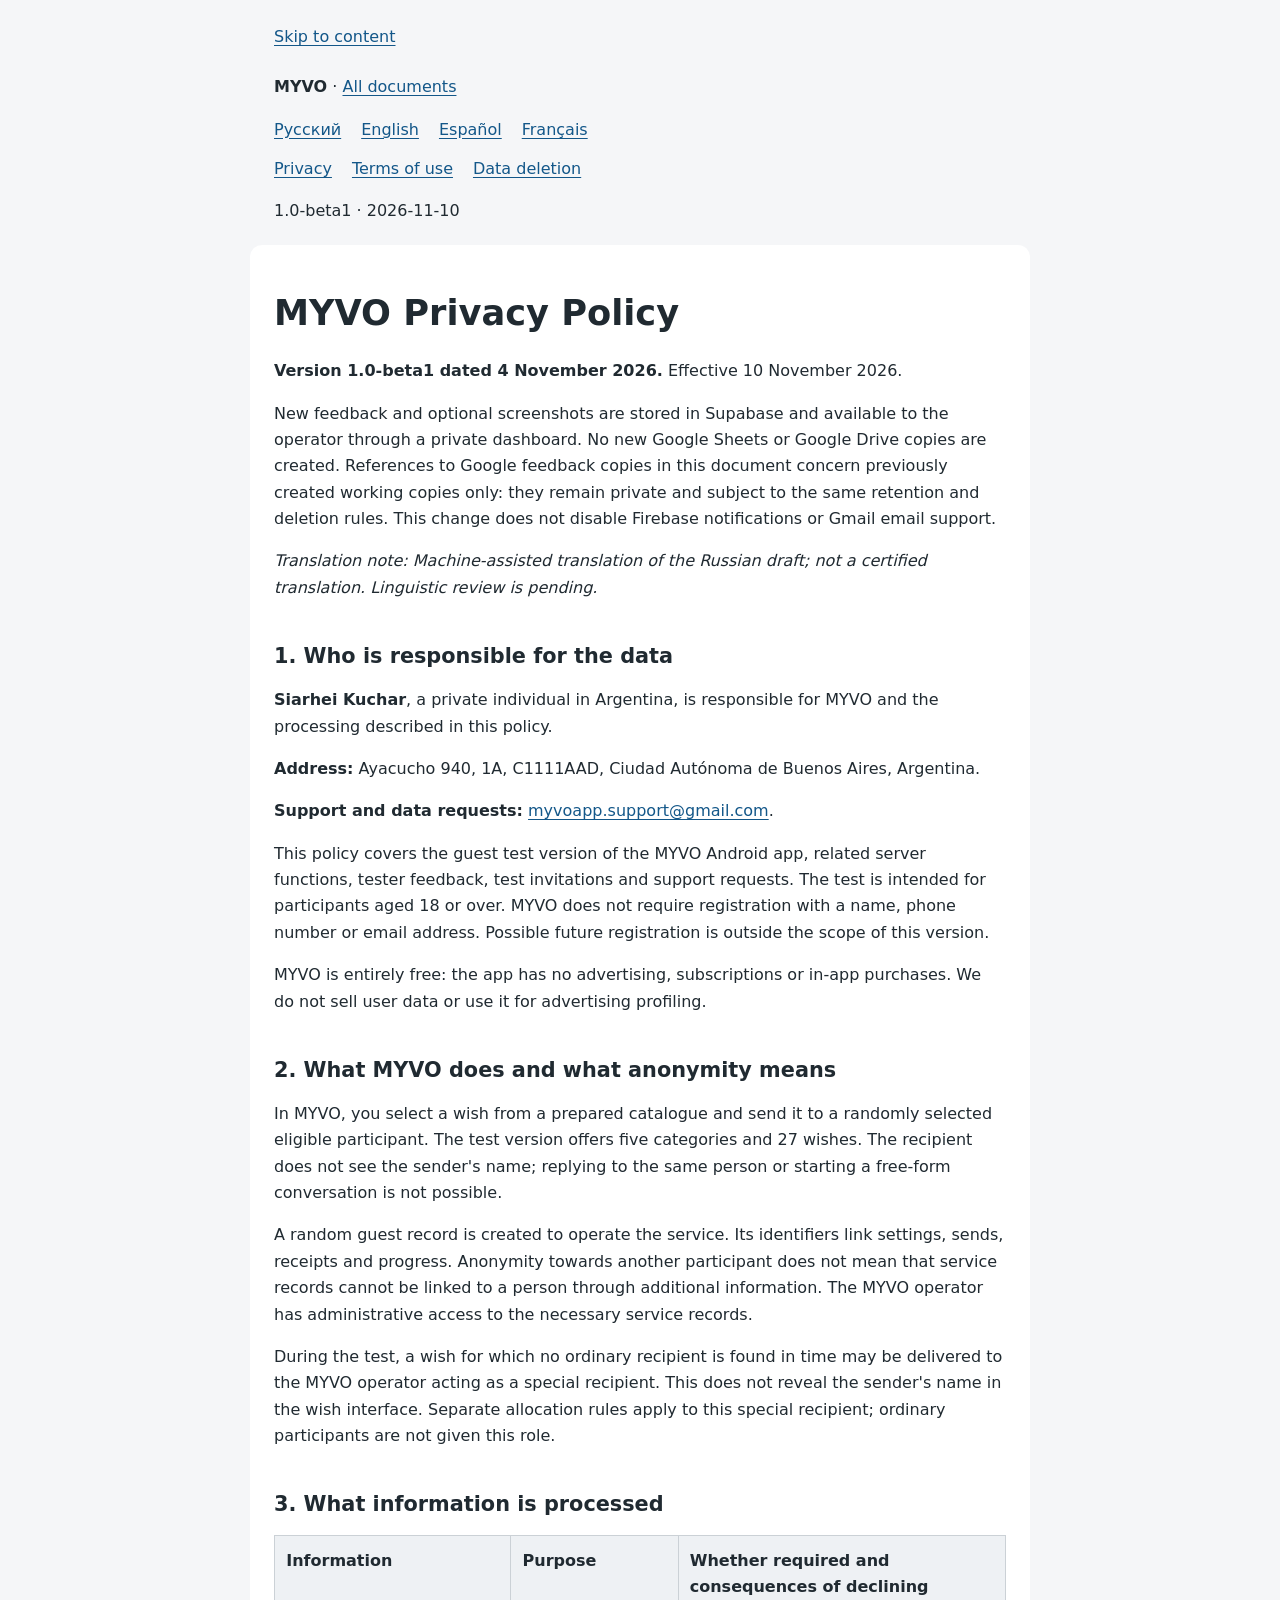
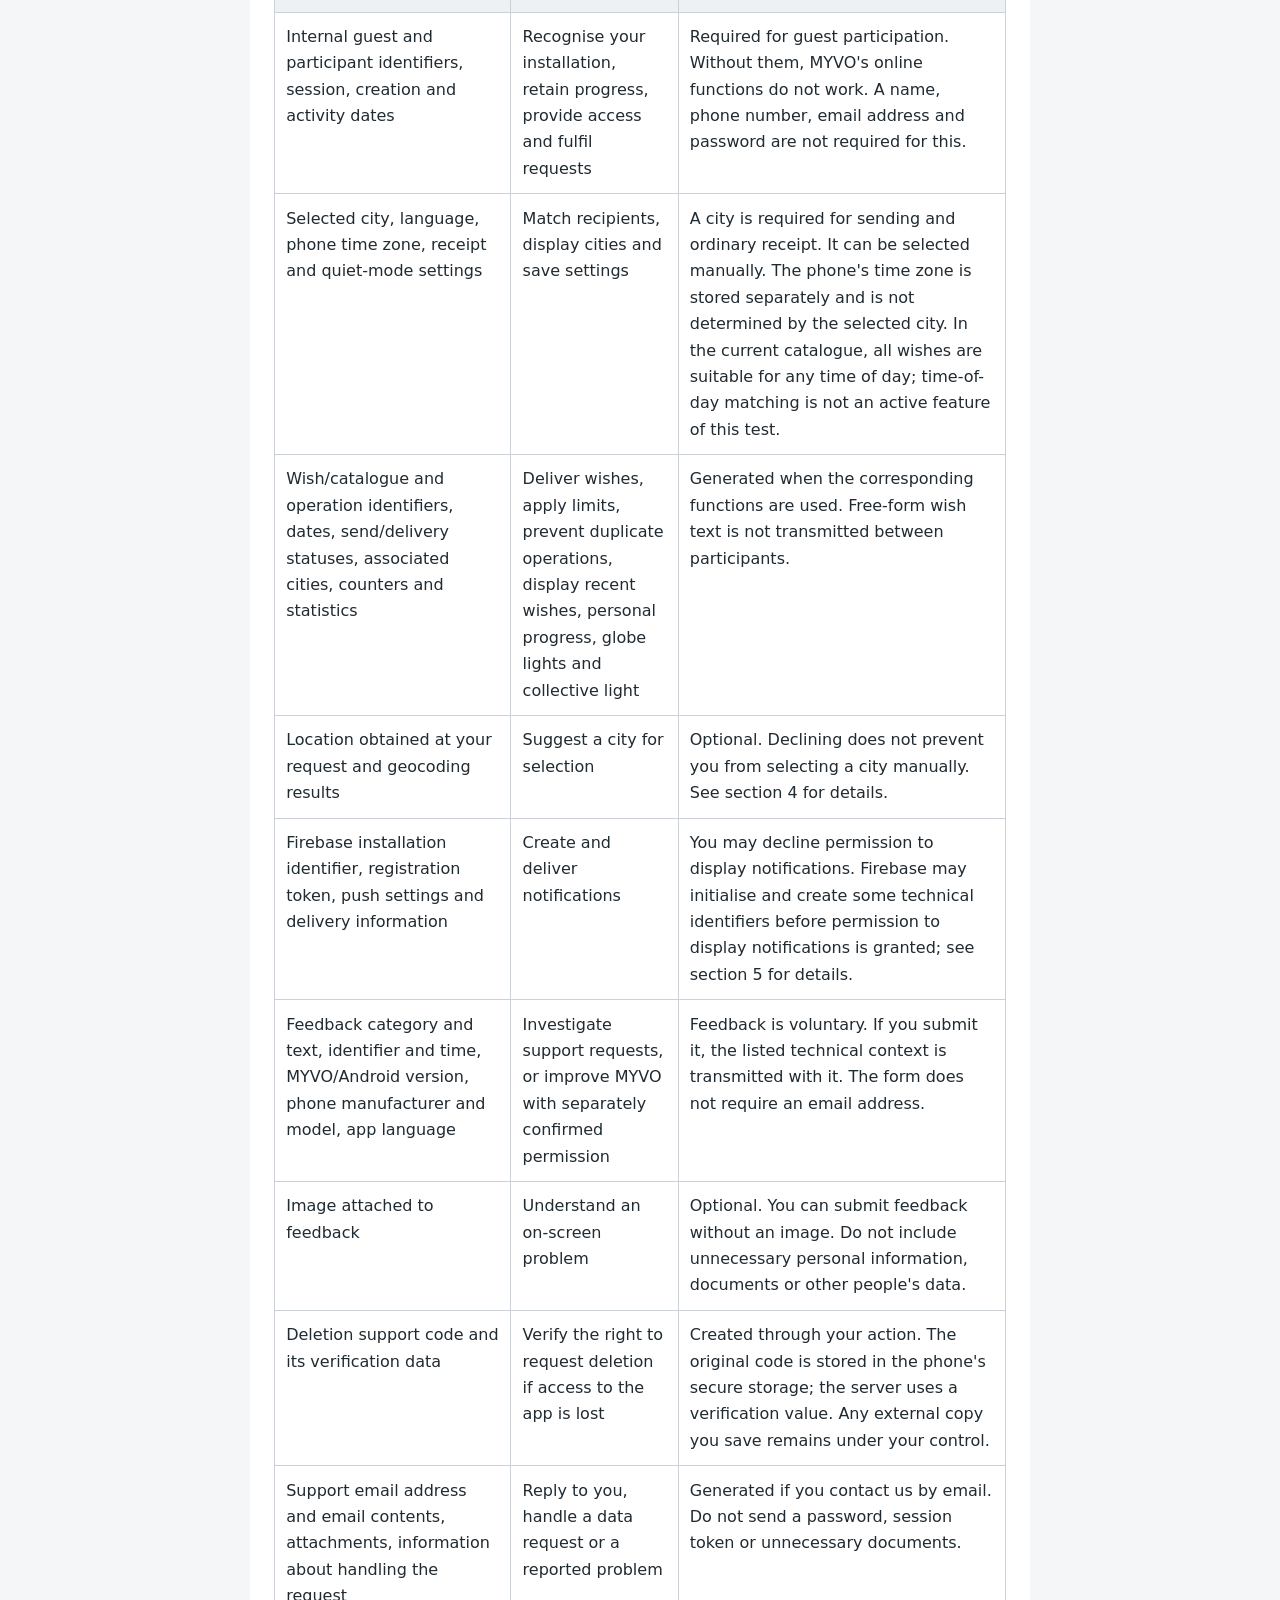
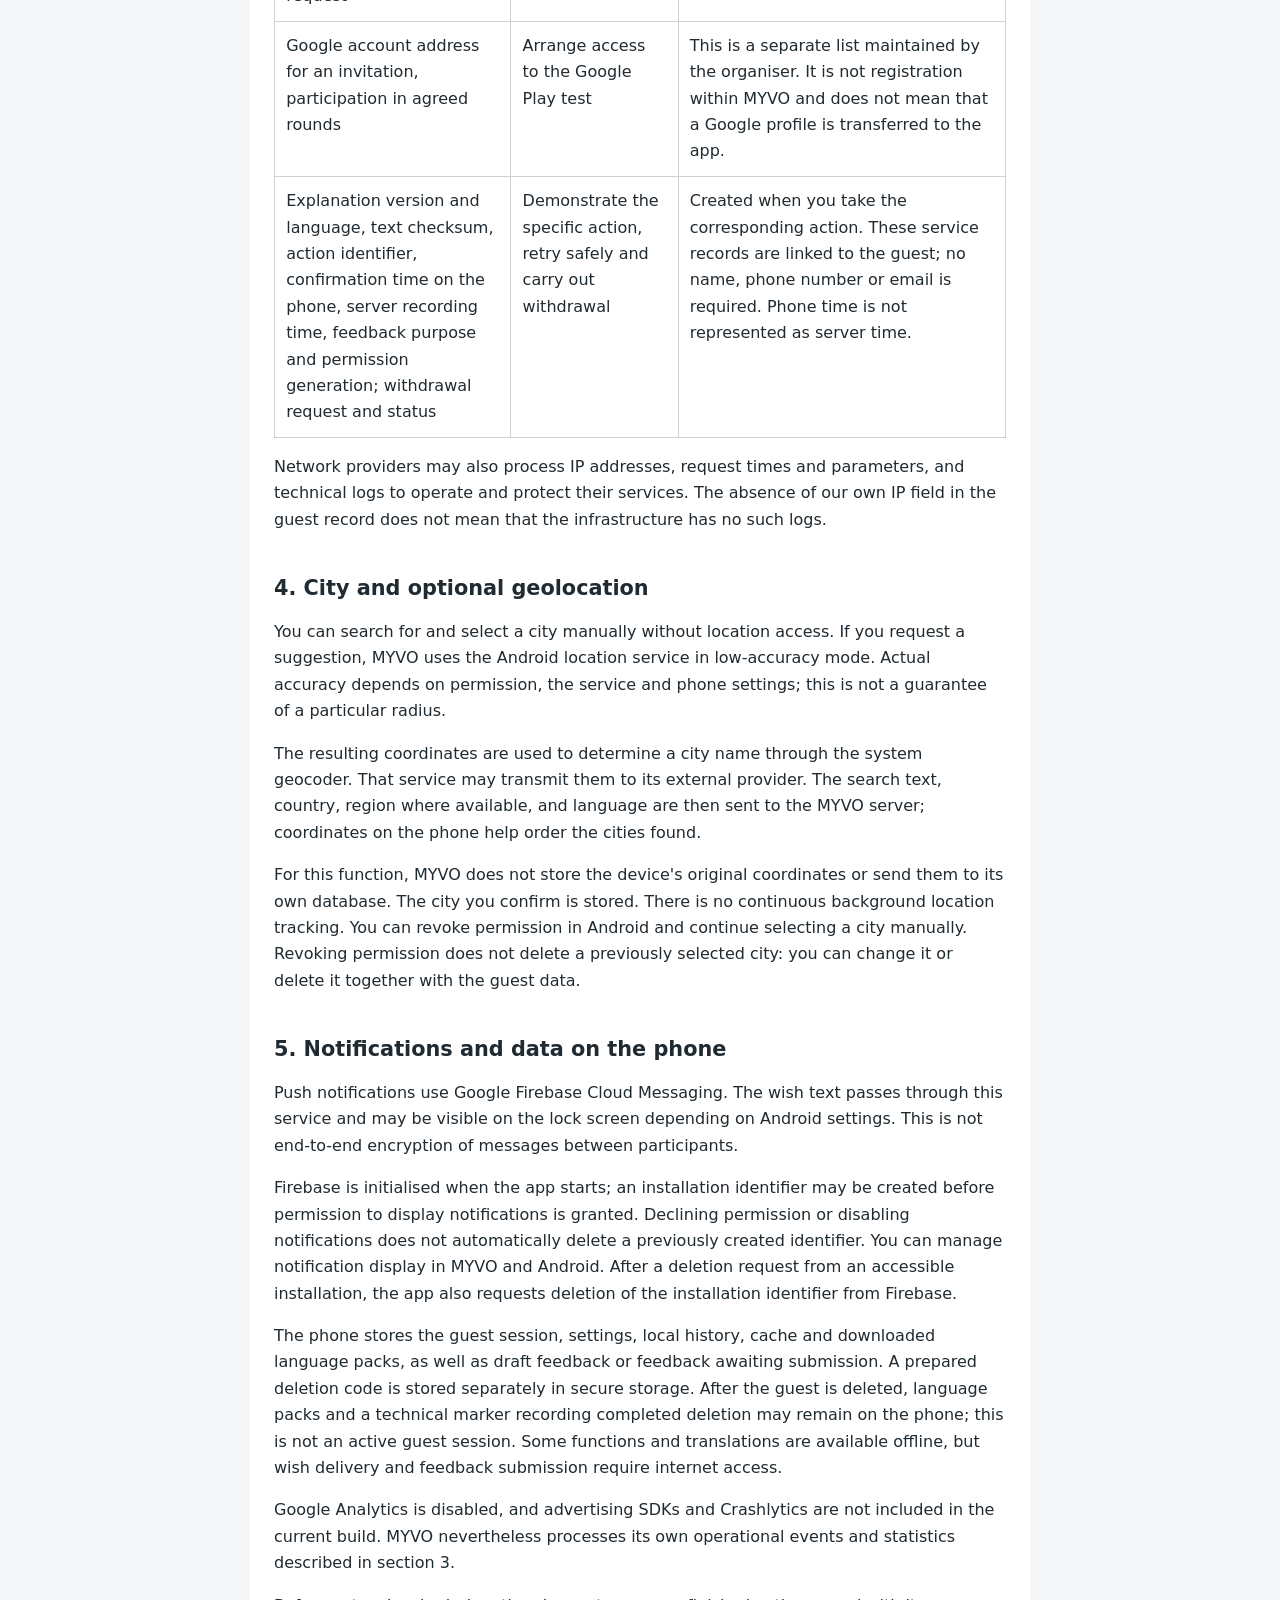
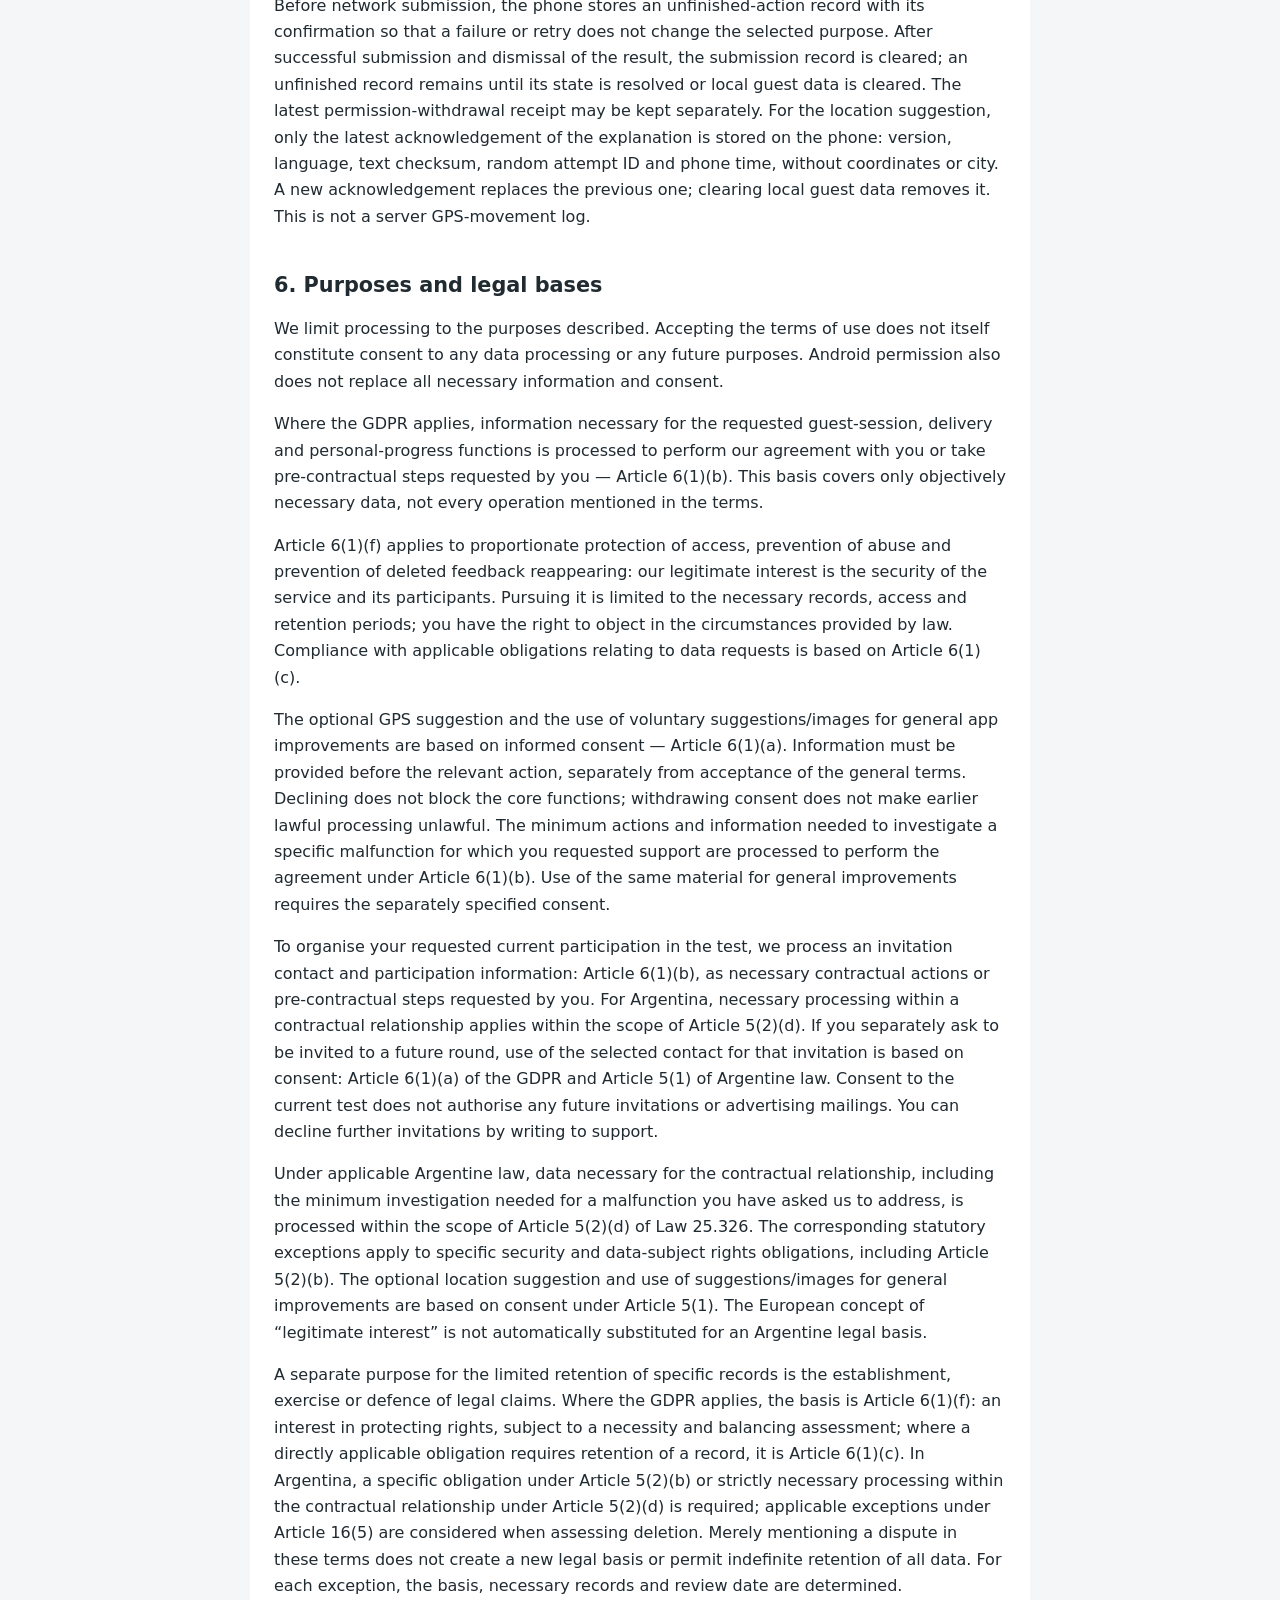
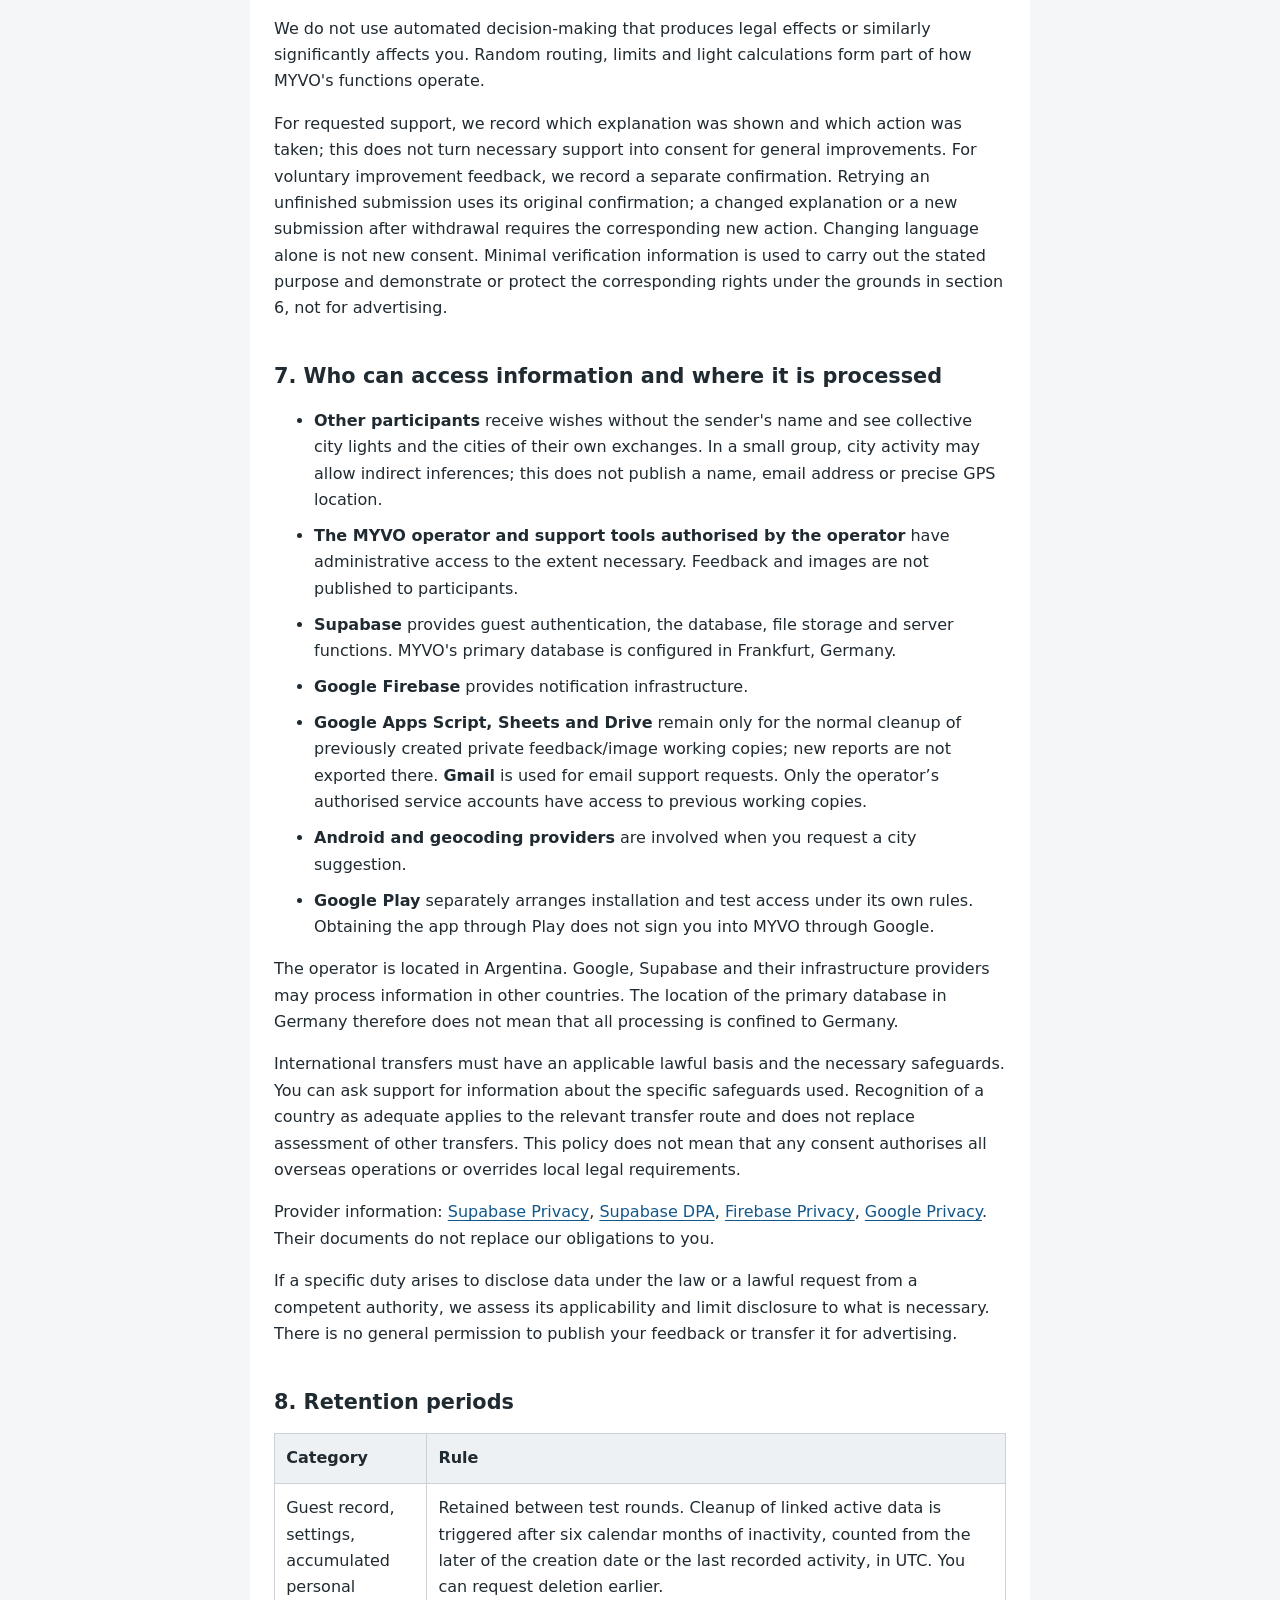
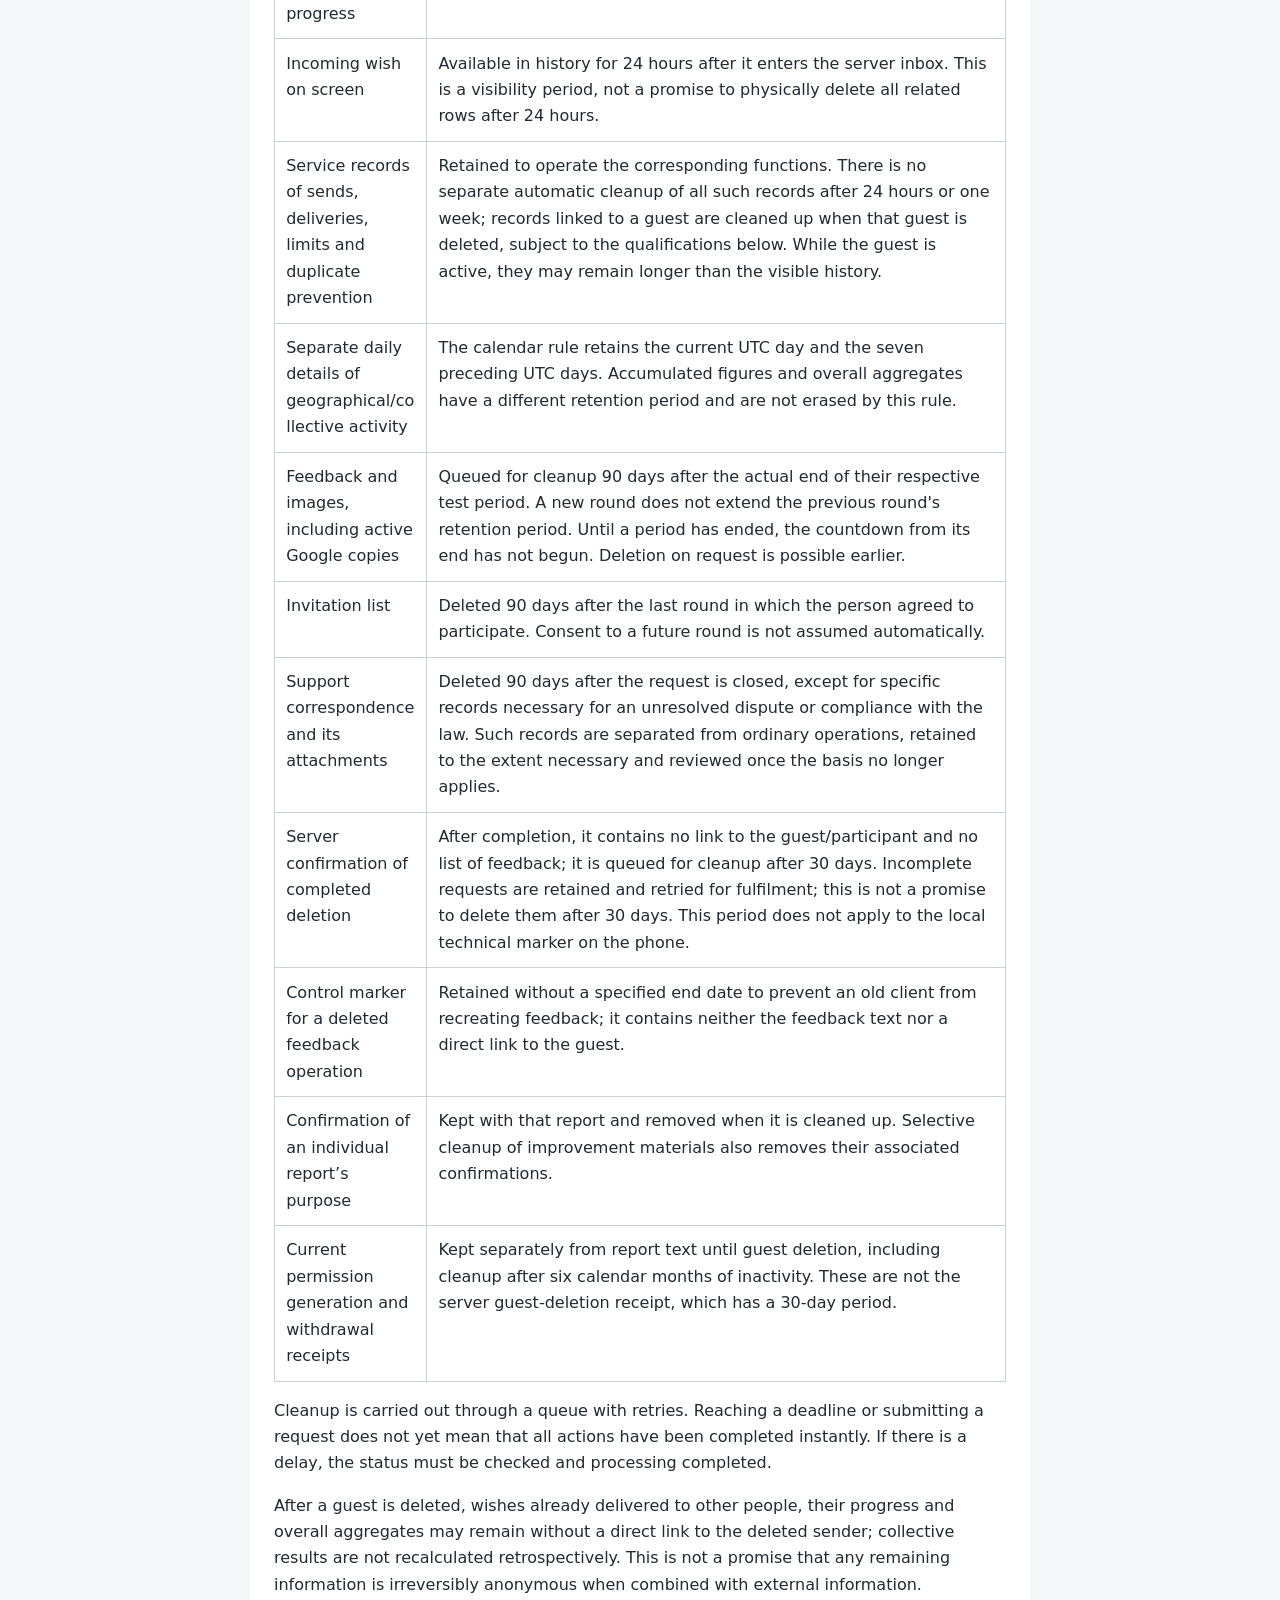
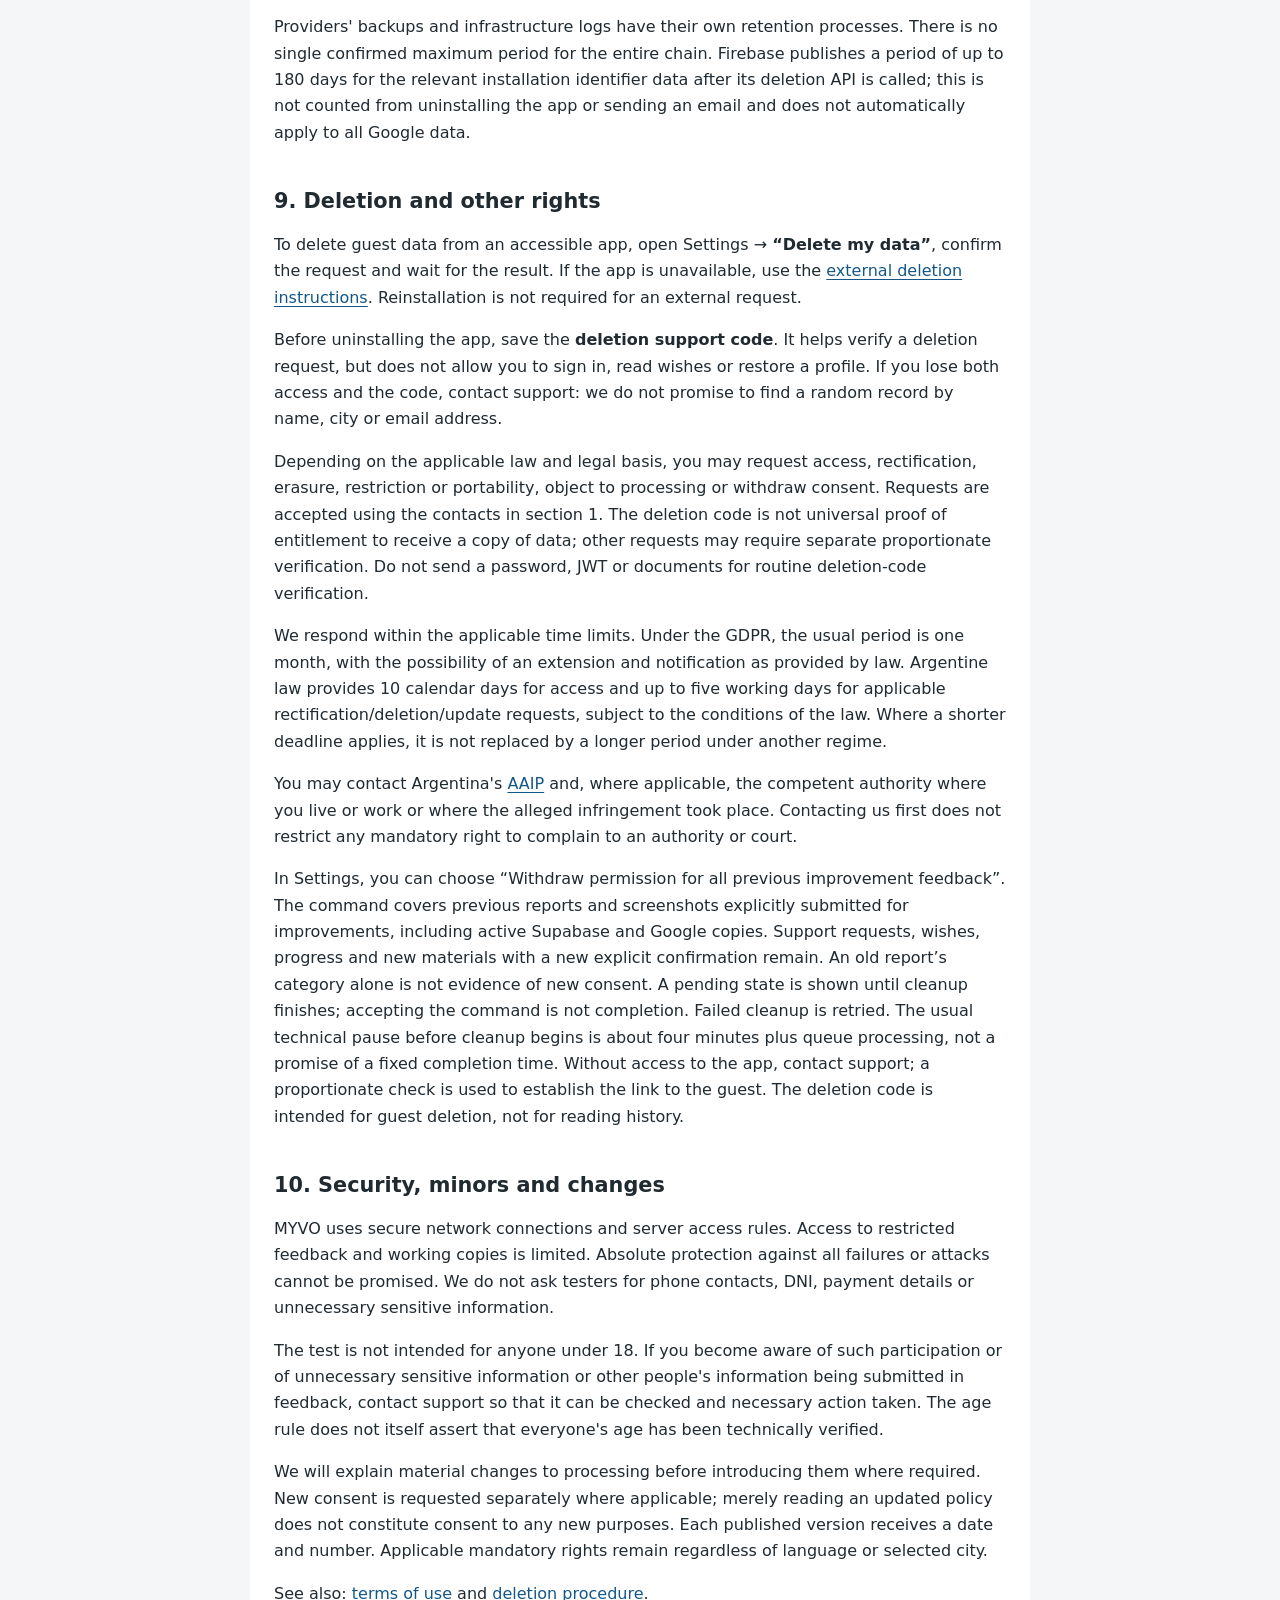
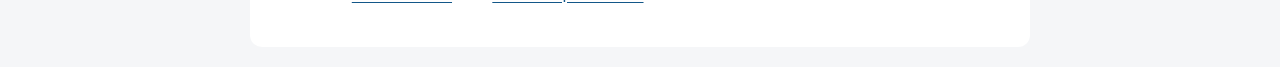
<file: privacy-en.html>
<!doctype html>
<html lang="en" translate="no">
<head>
<meta charset="utf-8">
<meta name="viewport" content="width=device-width, initial-scale=1">
<meta name="robots" content="noindex,nofollow">
<meta name="google" content="notranslate">
<meta http-equiv="Content-Security-Policy" content="default-src 'none'; style-src 'self'; base-uri 'none'; form-action 'none'">
<title>MYVO Privacy Policy — MYVO RC6</title>
<link rel="stylesheet" href="style.css">
</head>
<body>
<header><a class="skip" href="#content">Skip to content</a><p><strong>MYVO</strong> · <a href="index.html">All documents</a></p><nav aria-label="Language"><a lang="ru" hreflang="ru" href="privacy-ru.html">Русский</a> <a lang="en" hreflang="en" href="privacy-en.html" aria-current="page">English</a> <a lang="es" hreflang="es" href="privacy-es.html">Espa&#241;ol</a> <a lang="fr" hreflang="fr" href="privacy-fr.html">Fran&#231;ais</a></nav><nav><a href="privacy-en.html">Privacy</a> <a href="terms-en.html">Terms of use</a> <a href="deletion-en.html">Data deletion</a></nav><p>1.0-beta1 · 2026-11-10</p></header>
<main id="content"><h1 id="myvo-privacy-policy">MYVO Privacy Policy</h1>
<p><strong>Version 1.0-beta1 dated 4 November 2026.</strong> Effective 10 November 2026.</p>
<p>New feedback and optional screenshots are stored in Supabase and available to the operator through a private dashboard. No new Google Sheets or Google Drive copies are created. References to Google feedback copies in this document concern previously created working copies only: they remain private and subject to the same retention and deletion rules. This change does not disable Firebase notifications or Gmail email support.</p>
<p><em>Translation note: Machine-assisted translation of the Russian draft; not a certified translation. Linguistic review is pending.</em></p>
<h2 id="who-is-responsible-for-the-data">1. Who is responsible for the data</h2>
<p><strong>Siarhei Kuchar</strong>, a private individual in Argentina, is responsible for MYVO and the processing described in this policy.</p>
<p><strong>Address:</strong> Ayacucho 940, 1A, C1111AAD, Ciudad Autónoma de Buenos Aires, Argentina.</p>
<p><strong>Support and data requests:</strong> <a href="mailto:myvoapp.support@gmail.com">myvoapp.support@gmail.com</a>.</p>
<p>This policy covers the guest test version of the MYVO Android app, related server functions, tester feedback, test invitations and support requests. The test is intended for participants aged 18 or over. MYVO does not require registration with a name, phone number or email address. Possible future registration is outside the scope of this version.</p>
<p>MYVO is entirely free: the app has no advertising, subscriptions or in-app purchases. We do not sell user data or use it for advertising profiling.</p>
<h2 id="what-myvo-does-and-what-anonymity-means">2. What MYVO does and what anonymity means</h2>
<p>In MYVO, you select a wish from a prepared catalogue and send it to a randomly selected eligible participant. The test version offers five categories and 27 wishes. The recipient does not see the sender's name; replying to the same person or starting a free-form conversation is not possible.</p>
<p>A random guest record is created to operate the service. Its identifiers link settings, sends, receipts and progress. Anonymity towards another participant does not mean that service records cannot be linked to a person through additional information. The MYVO operator has administrative access to the necessary service records.</p>
<p>During the test, a wish for which no ordinary recipient is found in time may be delivered to the MYVO operator acting as a special recipient. This does not reveal the sender's name in the wish interface. Separate allocation rules apply to this special recipient; ordinary participants are not given this role.</p>
<h2 id="what-information-is-processed">3. What information is processed</h2>
<div class="table-scroll" role="region" tabindex="0" aria-label="Table, horizontally scrollable"><table>
<thead>
<tr>
<th>Information</th>
<th>Purpose</th>
<th>Whether required and consequences of declining</th>
</tr>
</thead>
<tbody>
<tr>
<td>Internal guest and participant identifiers, session, creation and activity dates</td>
<td>Recognise your installation, retain progress, provide access and fulfil requests</td>
<td>Required for guest participation. Without them, MYVO's online functions do not work. A name, phone number, email address and password are not required for this.</td>
</tr>
<tr>
<td>Selected city, language, phone time zone, receipt and quiet-mode settings</td>
<td>Match recipients, display cities and save settings</td>
<td>A city is required for sending and ordinary receipt. It can be selected manually. The phone's time zone is stored separately and is not determined by the selected city. In the current catalogue, all wishes are suitable for any time of day; time-of-day matching is not an active feature of this test.</td>
</tr>
<tr>
<td>Wish/catalogue and operation identifiers, dates, send/delivery statuses, associated cities, counters and statistics</td>
<td>Deliver wishes, apply limits, prevent duplicate operations, display recent wishes, personal progress, globe lights and collective light</td>
<td>Generated when the corresponding functions are used. Free-form wish text is not transmitted between participants.</td>
</tr>
<tr>
<td>Location obtained at your request and geocoding results</td>
<td>Suggest a city for selection</td>
<td>Optional. Declining does not prevent you from selecting a city manually. See section 4 for details.</td>
</tr>
<tr>
<td>Firebase installation identifier, registration token, push settings and delivery information</td>
<td>Create and deliver notifications</td>
<td>You may decline permission to display notifications. Firebase may initialise and create some technical identifiers before permission to display notifications is granted; see section 5 for details.</td>
</tr>
<tr>
<td>Feedback category and text, identifier and time, MYVO/Android version, phone manufacturer and model, app language</td>
<td>Investigate support requests, or improve MYVO with separately confirmed permission</td>
<td>Feedback is voluntary. If you submit it, the listed technical context is transmitted with it. The form does not require an email address.</td>
</tr>
<tr>
<td>Image attached to feedback</td>
<td>Understand an on-screen problem</td>
<td>Optional. You can submit feedback without an image. Do not include unnecessary personal information, documents or other people's data.</td>
</tr>
<tr>
<td>Deletion support code and its verification data</td>
<td>Verify the right to request deletion if access to the app is lost</td>
<td>Created through your action. The original code is stored in the phone's secure storage; the server uses a verification value. Any external copy you save remains under your control.</td>
</tr>
<tr>
<td>Support email address and email contents, attachments, information about handling the request</td>
<td>Reply to you, handle a data request or a reported problem</td>
<td>Generated if you contact us by email. Do not send a password, session token or unnecessary documents.</td>
</tr>
<tr>
<td>Google account address for an invitation, participation in agreed rounds</td>
<td>Arrange access to the Google Play test</td>
<td>This is a separate list maintained by the organiser. It is not registration within MYVO and does not mean that a Google profile is transferred to the app.</td>
</tr>
<tr>
<td>Explanation version and language, text checksum, action identifier, confirmation time on the phone, server recording time, feedback purpose and permission generation; withdrawal request and status</td>
<td>Demonstrate the specific action, retry safely and carry out withdrawal</td>
<td>Created when you take the corresponding action. These service records are linked to the guest; no name, phone number or email is required. Phone time is not represented as server time.</td>
</tr>
</tbody>
</table></div>
<p>Network providers may also process IP addresses, request times and parameters, and technical logs to operate and protect their services. The absence of our own IP field in the guest record does not mean that the infrastructure has no such logs.</p>
<h2 id="city-and-optional-geolocation">4. City and optional geolocation</h2>
<p>You can search for and select a city manually without location access. If you request a suggestion, MYVO uses the Android location service in low-accuracy mode. Actual accuracy depends on permission, the service and phone settings; this is not a guarantee of a particular radius.</p>
<p>The resulting coordinates are used to determine a city name through the system geocoder. That service may transmit them to its external provider. The search text, country, region where available, and language are then sent to the MYVO server; coordinates on the phone help order the cities found.</p>
<p>For this function, MYVO does not store the device's original coordinates or send them to its own database. The city you confirm is stored. There is no continuous background location tracking. You can revoke permission in Android and continue selecting a city manually. Revoking permission does not delete a previously selected city: you can change it or delete it together with the guest data.</p>
<h2 id="notifications-and-data-on-the-phone">5. Notifications and data on the phone</h2>
<p>Push notifications use Google Firebase Cloud Messaging. The wish text passes through this service and may be visible on the lock screen depending on Android settings. This is not end-to-end encryption of messages between participants.</p>
<p>Firebase is initialised when the app starts; an installation identifier may be created before permission to display notifications is granted. Declining permission or disabling notifications does not automatically delete a previously created identifier. You can manage notification display in MYVO and Android. After a deletion request from an accessible installation, the app also requests deletion of the installation identifier from Firebase.</p>
<p>The phone stores the guest session, settings, local history, cache and downloaded language packs, as well as draft feedback or feedback awaiting submission. A prepared deletion code is stored separately in secure storage. After the guest is deleted, language packs and a technical marker recording completed deletion may remain on the phone; this is not an active guest session. Some functions and translations are available offline, but wish delivery and feedback submission require internet access.</p>
<p>Google Analytics is disabled, and advertising SDKs and Crashlytics are not included in the current build. MYVO nevertheless processes its own operational events and statistics described in section 3.</p>
<p>Before network submission, the phone stores an unfinished-action record with its confirmation so that a failure or retry does not change the selected purpose. After successful submission and dismissal of the result, the submission record is cleared; an unfinished record remains until its state is resolved or local guest data is cleared. The latest permission-withdrawal receipt may be kept separately. For the location suggestion, only the latest acknowledgement of the explanation is stored on the phone: version, language, text checksum, random attempt ID and phone time, without coordinates or city. A new acknowledgement replaces the previous one; clearing local guest data removes it. This is not a server GPS-movement log.</p>
<h2 id="purposes-and-legal-bases">6. Purposes and legal bases</h2>
<p>We limit processing to the purposes described. Accepting the terms of use does not itself constitute consent to any data processing or any future purposes. Android permission also does not replace all necessary information and consent.</p>
<p>Where the GDPR applies, information necessary for the requested guest-session, delivery and personal-progress functions is processed to perform our agreement with you or take pre-contractual steps requested by you — Article 6(1)(b). This basis covers only objectively necessary data, not every operation mentioned in the terms.</p>
<p>Article 6(1)(f) applies to proportionate protection of access, prevention of abuse and prevention of deleted feedback reappearing: our legitimate interest is the security of the service and its participants. Pursuing it is limited to the necessary records, access and retention periods; you have the right to object in the circumstances provided by law. Compliance with applicable obligations relating to data requests is based on Article 6(1)(c).</p>
<p>The optional GPS suggestion and the use of voluntary suggestions/images for general app improvements are based on informed consent — Article 6(1)(a). Information must be provided before the relevant action, separately from acceptance of the general terms. Declining does not block the core functions; withdrawing consent does not make earlier lawful processing unlawful. The minimum actions and information needed to investigate a specific malfunction for which you requested support are processed to perform the agreement under Article 6(1)(b). Use of the same material for general improvements requires the separately specified consent.</p>
<p>To organise your requested current participation in the test, we process an invitation contact and participation information: Article 6(1)(b), as necessary contractual actions or pre-contractual steps requested by you. For Argentina, necessary processing within a contractual relationship applies within the scope of Article 5(2)(d). If you separately ask to be invited to a future round, use of the selected contact for that invitation is based on consent: Article 6(1)(a) of the GDPR and Article 5(1) of Argentine law. Consent to the current test does not authorise any future invitations or advertising mailings. You can decline further invitations by writing to support.</p>
<p>Under applicable Argentine law, data necessary for the contractual relationship, including the minimum investigation needed for a malfunction you have asked us to address, is processed within the scope of Article 5(2)(d) of Law 25.326. The corresponding statutory exceptions apply to specific security and data-subject rights obligations, including Article 5(2)(b). The optional location suggestion and use of suggestions/images for general improvements are based on consent under Article 5(1). The European concept of “legitimate interest” is not automatically substituted for an Argentine legal basis.</p>
<p>A separate purpose for the limited retention of specific records is the establishment, exercise or defence of legal claims. Where the GDPR applies, the basis is Article 6(1)(f): an interest in protecting rights, subject to a necessity and balancing assessment; where a directly applicable obligation requires retention of a record, it is Article 6(1)(c). In Argentina, a specific obligation under Article 5(2)(b) or strictly necessary processing within the contractual relationship under Article 5(2)(d) is required; applicable exceptions under Article 16(5) are considered when assessing deletion. Merely mentioning a dispute in these terms does not create a new legal basis or permit indefinite retention of all data. For each exception, the basis, necessary records and review date are determined.</p>
<p>We do not use automated decision-making that produces legal effects or similarly significantly affects you. Random routing, limits and light calculations form part of how MYVO's functions operate.</p>
<p>For requested support, we record which explanation was shown and which action was taken; this does not turn necessary support into consent for general improvements. For voluntary improvement feedback, we record a separate confirmation. Retrying an unfinished submission uses its original confirmation; a changed explanation or a new submission after withdrawal requires the corresponding new action. Changing language alone is not new consent. Minimal verification information is used to carry out the stated purpose and demonstrate or protect the corresponding rights under the grounds in section 6, not for advertising.</p>
<h2 id="who-can-access-information-and-where-it-is-processed">7. Who can access information and where it is processed</h2>
<ul>
<li><strong>Other participants</strong> receive wishes without the sender's name and see collective city lights and the cities of their own exchanges. In a small group, city activity may allow indirect inferences; this does not publish a name, email address or precise GPS location.</li>
<li><strong>The MYVO operator and support tools authorised by the operator</strong> have administrative access to the extent necessary. Feedback and images are not published to participants.</li>
<li><strong>Supabase</strong> provides guest authentication, the database, file storage and server functions. MYVO's primary database is configured in Frankfurt, Germany.</li>
<li><strong>Google Firebase</strong> provides notification infrastructure.</li>
<li><strong>Google Apps Script, Sheets and Drive</strong> remain only for the normal cleanup of previously created private feedback/image working copies; new reports are not exported there. <strong>Gmail</strong> is used for email support requests. Only the operator’s authorised service accounts have access to previous working copies.</li>
<li><strong>Android and geocoding providers</strong> are involved when you request a city suggestion.</li>
<li><strong>Google Play</strong> separately arranges installation and test access under its own rules. Obtaining the app through Play does not sign you into MYVO through Google.</li>
</ul>
<p>The operator is located in Argentina. Google, Supabase and their infrastructure providers may process information in other countries. The location of the primary database in Germany therefore does not mean that all processing is confined to Germany.</p>
<p>International transfers must have an applicable lawful basis and the necessary safeguards. You can ask support for information about the specific safeguards used. Recognition of a country as adequate applies to the relevant transfer route and does not replace assessment of other transfers. This policy does not mean that any consent authorises all overseas operations or overrides local legal requirements.</p>
<p>Provider information: <a href="https://supabase.com/privacy">Supabase Privacy</a>, <a href="https://supabase.com/legal/customer-resources/data-processing-addendum">Supabase DPA</a>, <a href="https://firebase.google.com/support/privacy">Firebase Privacy</a>, <a href="https://policies.google.com/privacy">Google Privacy</a>. Their documents do not replace our obligations to you.</p>
<p>If a specific duty arises to disclose data under the law or a lawful request from a competent authority, we assess its applicability and limit disclosure to what is necessary. There is no general permission to publish your feedback or transfer it for advertising.</p>
<h2 id="retention-periods">8. Retention periods</h2>
<div class="table-scroll" role="region" tabindex="0" aria-label="Table, horizontally scrollable"><table>
<thead>
<tr>
<th>Category</th>
<th>Rule</th>
</tr>
</thead>
<tbody>
<tr>
<td>Guest record, settings, accumulated personal progress</td>
<td>Retained between test rounds. Cleanup of linked active data is triggered after six calendar months of inactivity, counted from the later of the creation date or the last recorded activity, in UTC. You can request deletion earlier.</td>
</tr>
<tr>
<td>Incoming wish on screen</td>
<td>Available in history for 24 hours after it enters the server inbox. This is a visibility period, not a promise to physically delete all related rows after 24 hours.</td>
</tr>
<tr>
<td>Service records of sends, deliveries, limits and duplicate prevention</td>
<td>Retained to operate the corresponding functions. There is no separate automatic cleanup of all such records after 24 hours or one week; records linked to a guest are cleaned up when that guest is deleted, subject to the qualifications below. While the guest is active, they may remain longer than the visible history.</td>
</tr>
<tr>
<td>Separate daily details of geographical/collective activity</td>
<td>The calendar rule retains the current UTC day and the seven preceding UTC days. Accumulated figures and overall aggregates have a different retention period and are not erased by this rule.</td>
</tr>
<tr>
<td>Feedback and images, including active Google copies</td>
<td>Queued for cleanup 90 days after the actual end of their respective test period. A new round does not extend the previous round's retention period. Until a period has ended, the countdown from its end has not begun. Deletion on request is possible earlier.</td>
</tr>
<tr>
<td>Invitation list</td>
<td>Deleted 90 days after the last round in which the person agreed to participate. Consent to a future round is not assumed automatically.</td>
</tr>
<tr>
<td>Support correspondence and its attachments</td>
<td>Deleted 90 days after the request is closed, except for specific records necessary for an unresolved dispute or compliance with the law. Such records are separated from ordinary operations, retained to the extent necessary and reviewed once the basis no longer applies.</td>
</tr>
<tr>
<td>Server confirmation of completed deletion</td>
<td>After completion, it contains no link to the guest/participant and no list of feedback; it is queued for cleanup after 30 days. Incomplete requests are retained and retried for fulfilment; this is not a promise to delete them after 30 days. This period does not apply to the local technical marker on the phone.</td>
</tr>
<tr>
<td>Control marker for a deleted feedback operation</td>
<td>Retained without a specified end date to prevent an old client from recreating feedback; it contains neither the feedback text nor a direct link to the guest.</td>
</tr>
<tr>
<td>Confirmation of an individual report’s purpose</td>
<td>Kept with that report and removed when it is cleaned up. Selective cleanup of improvement materials also removes their associated confirmations.</td>
</tr>
<tr>
<td>Current permission generation and withdrawal receipts</td>
<td>Kept separately from report text until guest deletion, including cleanup after six calendar months of inactivity. These are not the server guest-deletion receipt, which has a 30-day period.</td>
</tr>
</tbody>
</table></div>
<p>Cleanup is carried out through a queue with retries. Reaching a deadline or submitting a request does not yet mean that all actions have been completed instantly. If there is a delay, the status must be checked and processing completed.</p>
<p>After a guest is deleted, wishes already delivered to other people, their progress and overall aggregates may remain without a direct link to the deleted sender; collective results are not recalculated retrospectively. This is not a promise that any remaining information is irreversibly anonymous when combined with external information.</p>
<p>Providers' backups and infrastructure logs have their own retention processes. There is no single confirmed maximum period for the entire chain. Firebase publishes a period of up to 180 days for the relevant installation identifier data after its deletion API is called; this is not counted from uninstalling the app or sending an email and does not automatically apply to all Google data.</p>
<h2 id="deletion-and-other-rights">9. Deletion and other rights</h2>
<p>To delete guest data from an accessible app, open Settings → <strong>“Delete my data”</strong>, confirm the request and wait for the result. If the app is unavailable, use the <a href="deletion-en.html">external deletion instructions</a>. Reinstallation is not required for an external request.</p>
<p>Before uninstalling the app, save the <strong>deletion support code</strong>. It helps verify a deletion request, but does not allow you to sign in, read wishes or restore a profile. If you lose both access and the code, contact support: we do not promise to find a random record by name, city or email address.</p>
<p>Depending on the applicable law and legal basis, you may request access, rectification, erasure, restriction or portability, object to processing or withdraw consent. Requests are accepted using the contacts in section 1. The deletion code is not universal proof of entitlement to receive a copy of data; other requests may require separate proportionate verification. Do not send a password, JWT or documents for routine deletion-code verification.</p>
<p>We respond within the applicable time limits. Under the GDPR, the usual period is one month, with the possibility of an extension and notification as provided by law. Argentine law provides 10 calendar days for access and up to five working days for applicable rectification/deletion/update requests, subject to the conditions of the law. Where a shorter deadline applies, it is not replaced by a longer period under another regime.</p>
<p>You may contact Argentina's <a href="https://www.argentina.gob.ar/aaip/datospersonales">AAIP</a> and, where applicable, the competent authority where you live or work or where the alleged infringement took place. Contacting us first does not restrict any mandatory right to complain to an authority or court.</p>
<p>In Settings, you can choose “Withdraw permission for all previous improvement feedback”. The command covers previous reports and screenshots explicitly submitted for improvements, including active Supabase and Google copies. Support requests, wishes, progress and new materials with a new explicit confirmation remain. An old report’s category alone is not evidence of new consent. A pending state is shown until cleanup finishes; accepting the command is not completion. Failed cleanup is retried. The usual technical pause before cleanup begins is about four minutes plus queue processing, not a promise of a fixed completion time. Without access to the app, contact support; a proportionate check is used to establish the link to the guest. The deletion code is intended for guest deletion, not for reading history.</p>
<h2 id="security-minors-and-changes">10. Security, minors and changes</h2>
<p>MYVO uses secure network connections and server access rules. Access to restricted feedback and working copies is limited. Absolute protection against all failures or attacks cannot be promised. We do not ask testers for phone contacts, DNI, payment details or unnecessary sensitive information.</p>
<p>The test is not intended for anyone under 18. If you become aware of such participation or of unnecessary sensitive information or other people's information being submitted in feedback, contact support so that it can be checked and necessary action taken. The age rule does not itself assert that everyone's age has been technically verified.</p>
<p>We will explain material changes to processing before introducing them where required. New consent is requested separately where applicable; merely reading an updated policy does not constitute consent to any new purposes. Each published version receives a date and number. Applicable mandatory rights remain regardless of language or selected city.</p>
<p>See also: <a href="terms-en.html">terms of use</a> and <a href="deletion-en.html">deletion procedure</a>.</p>
</main>

</body>
</html>
</file>
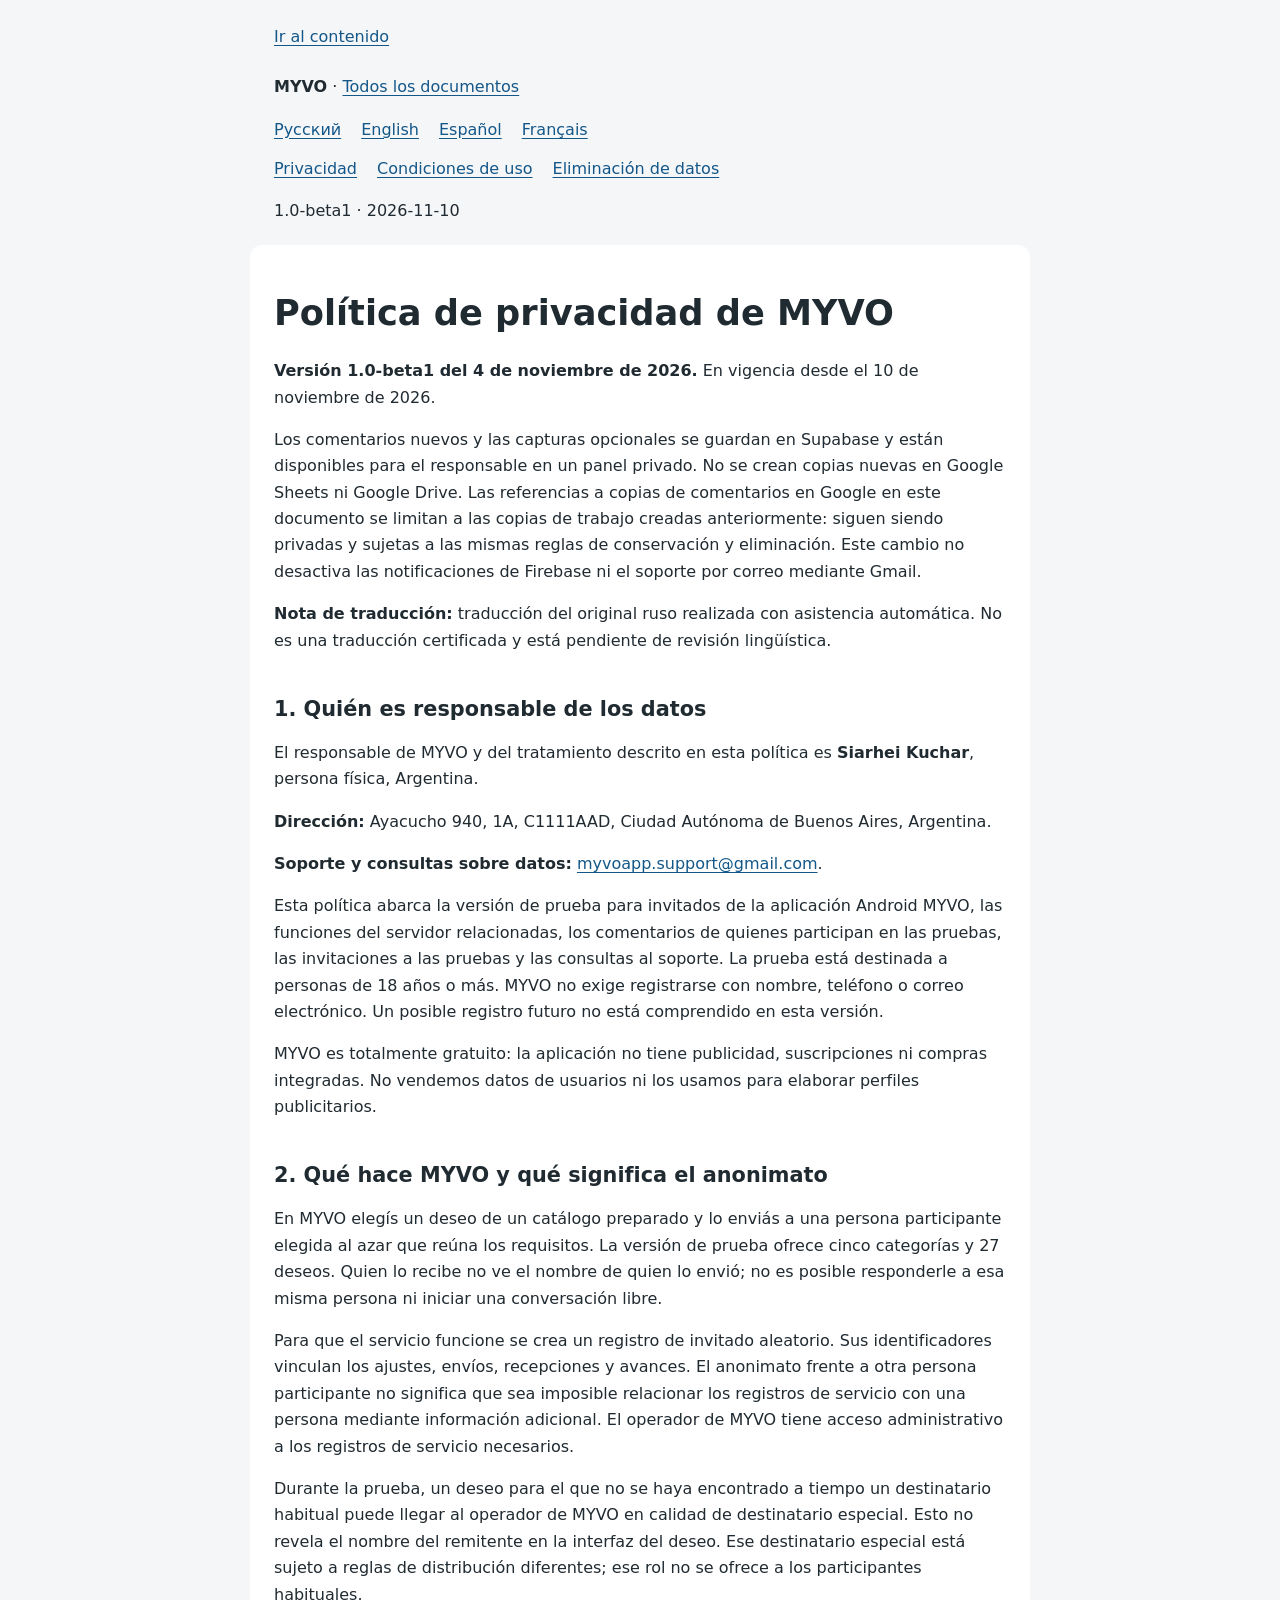
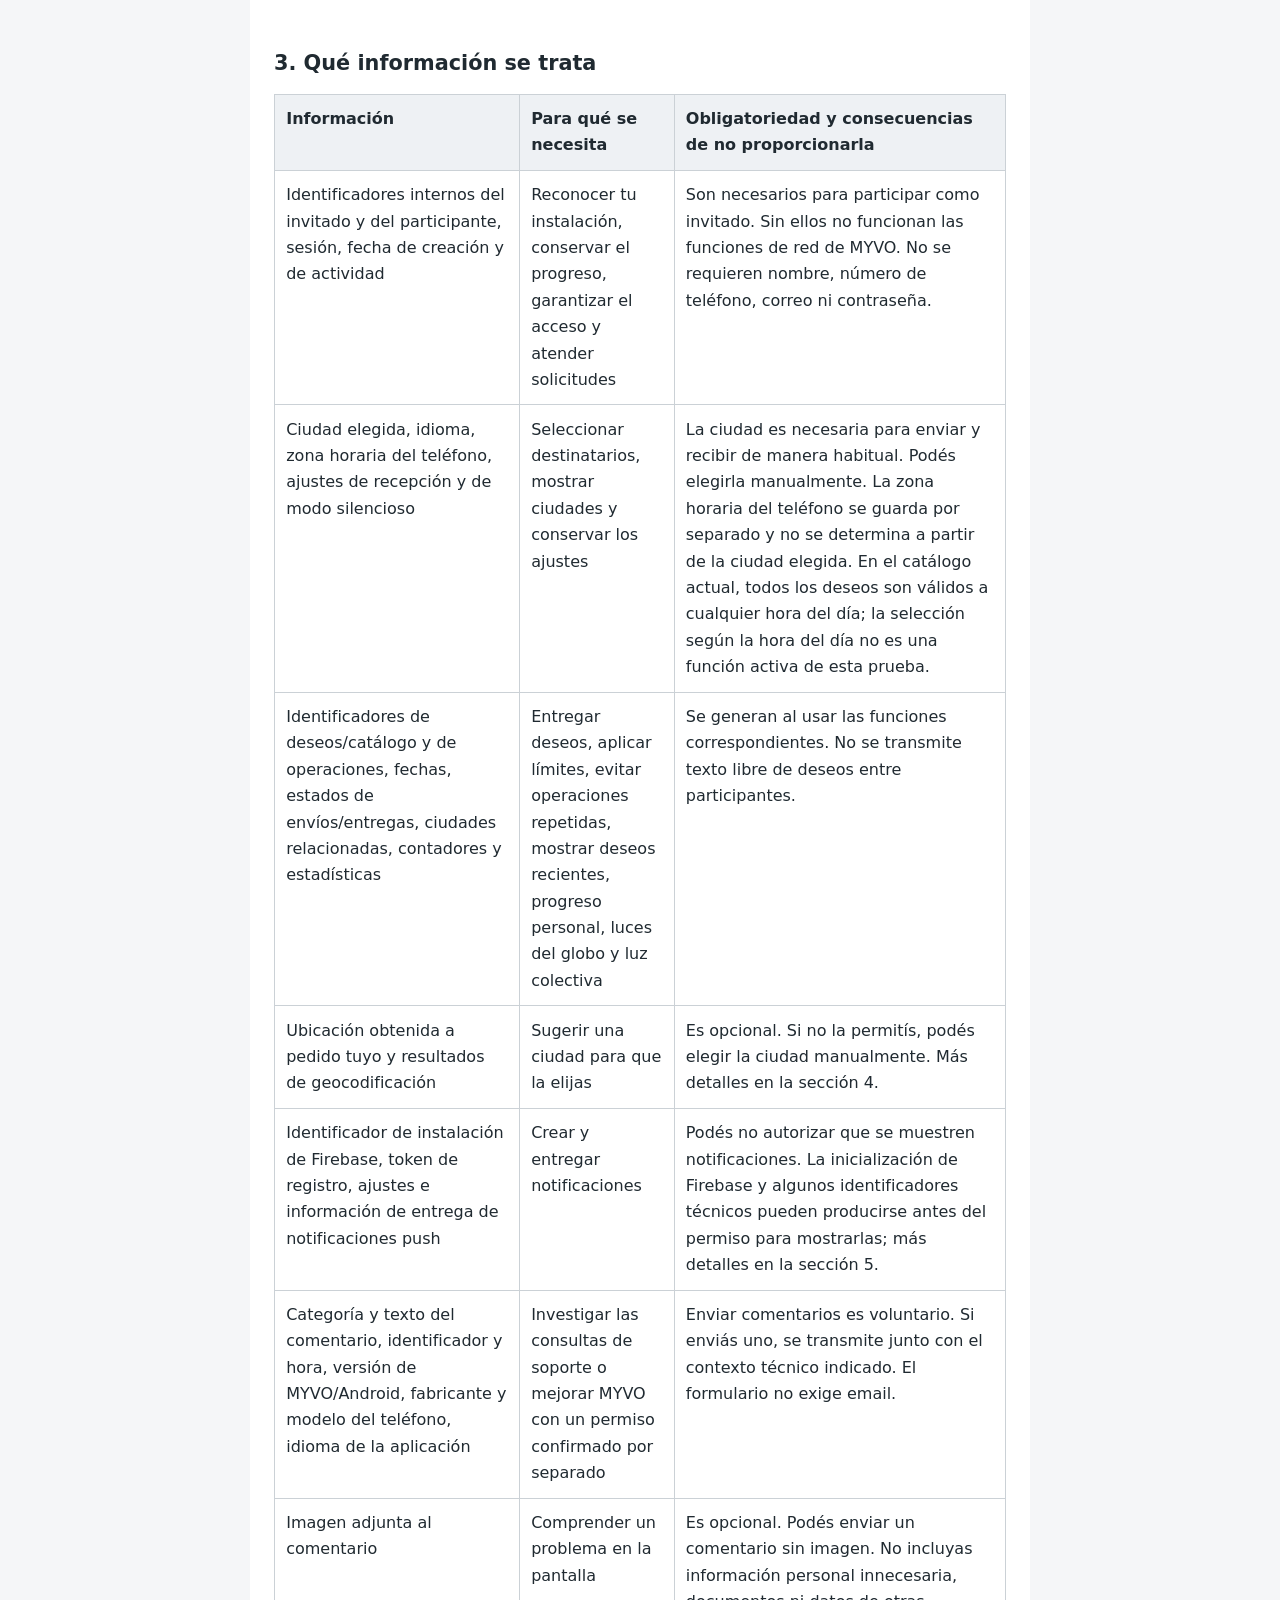
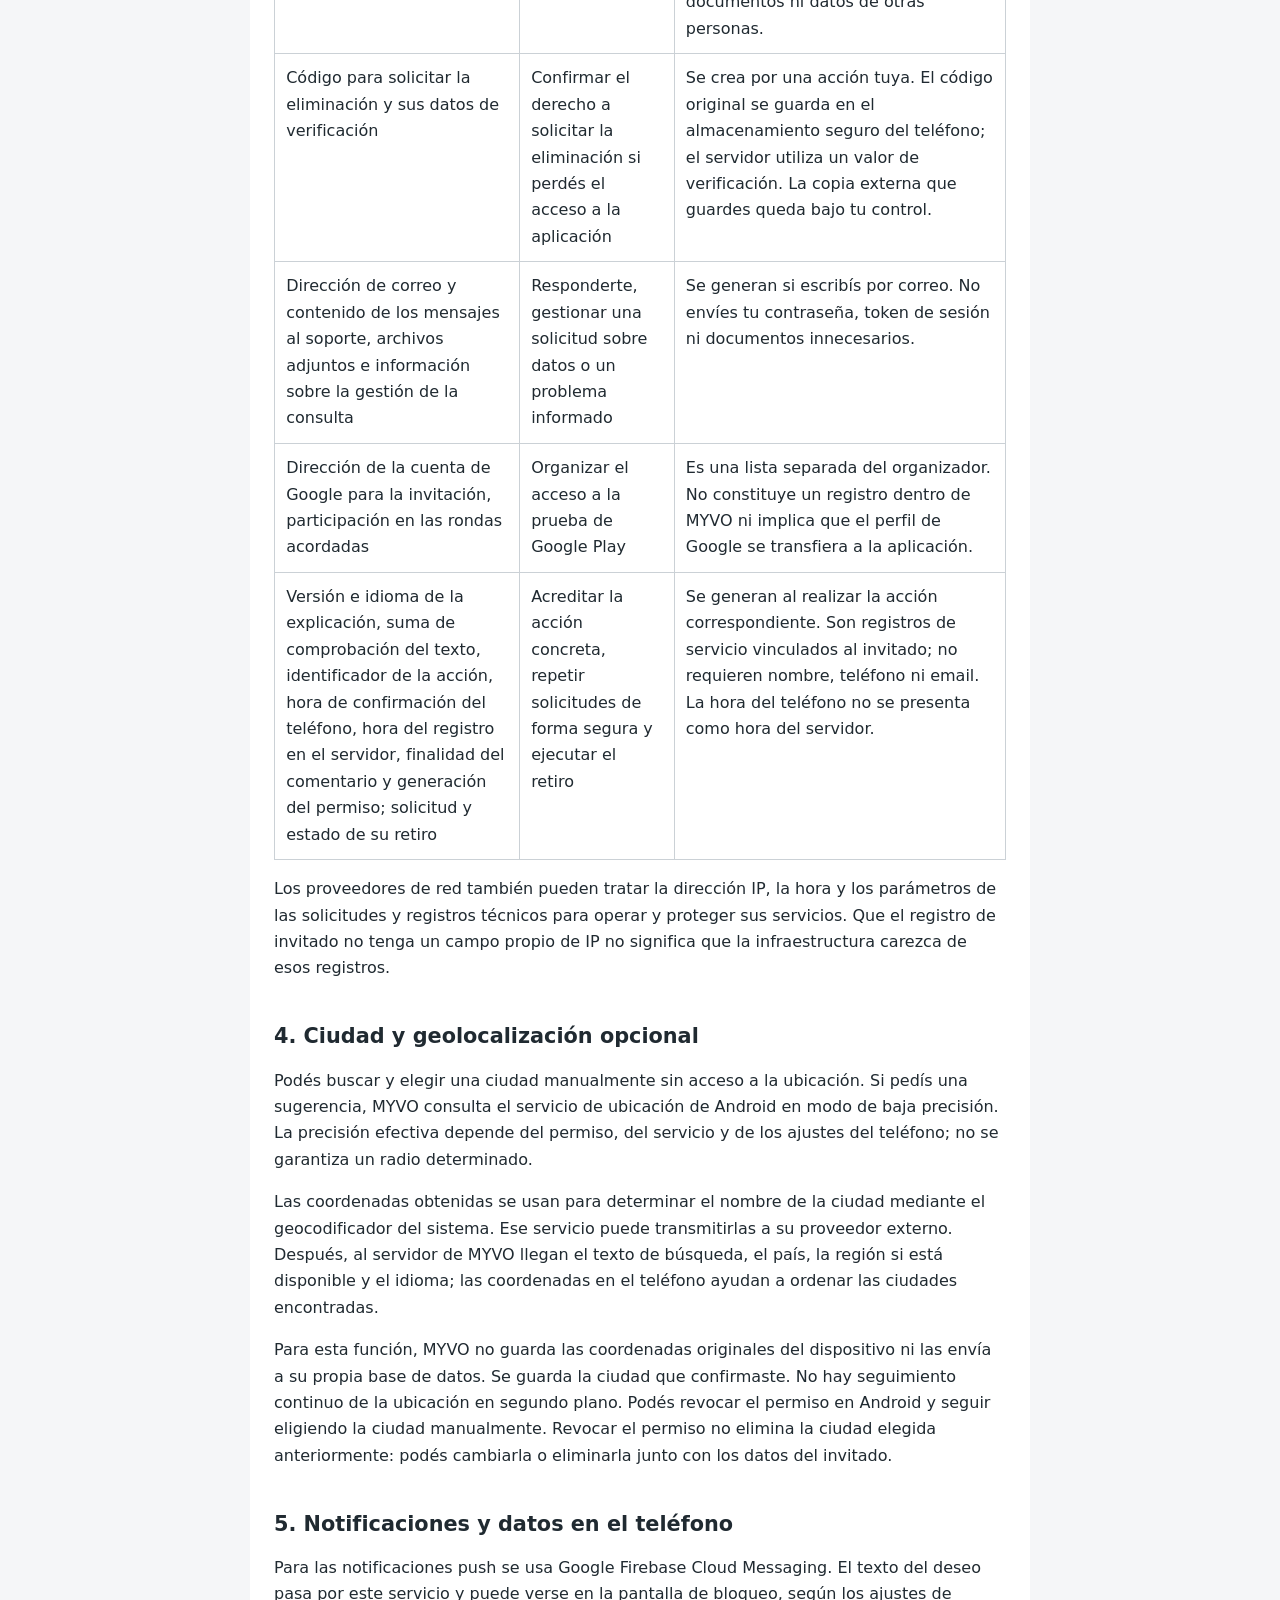
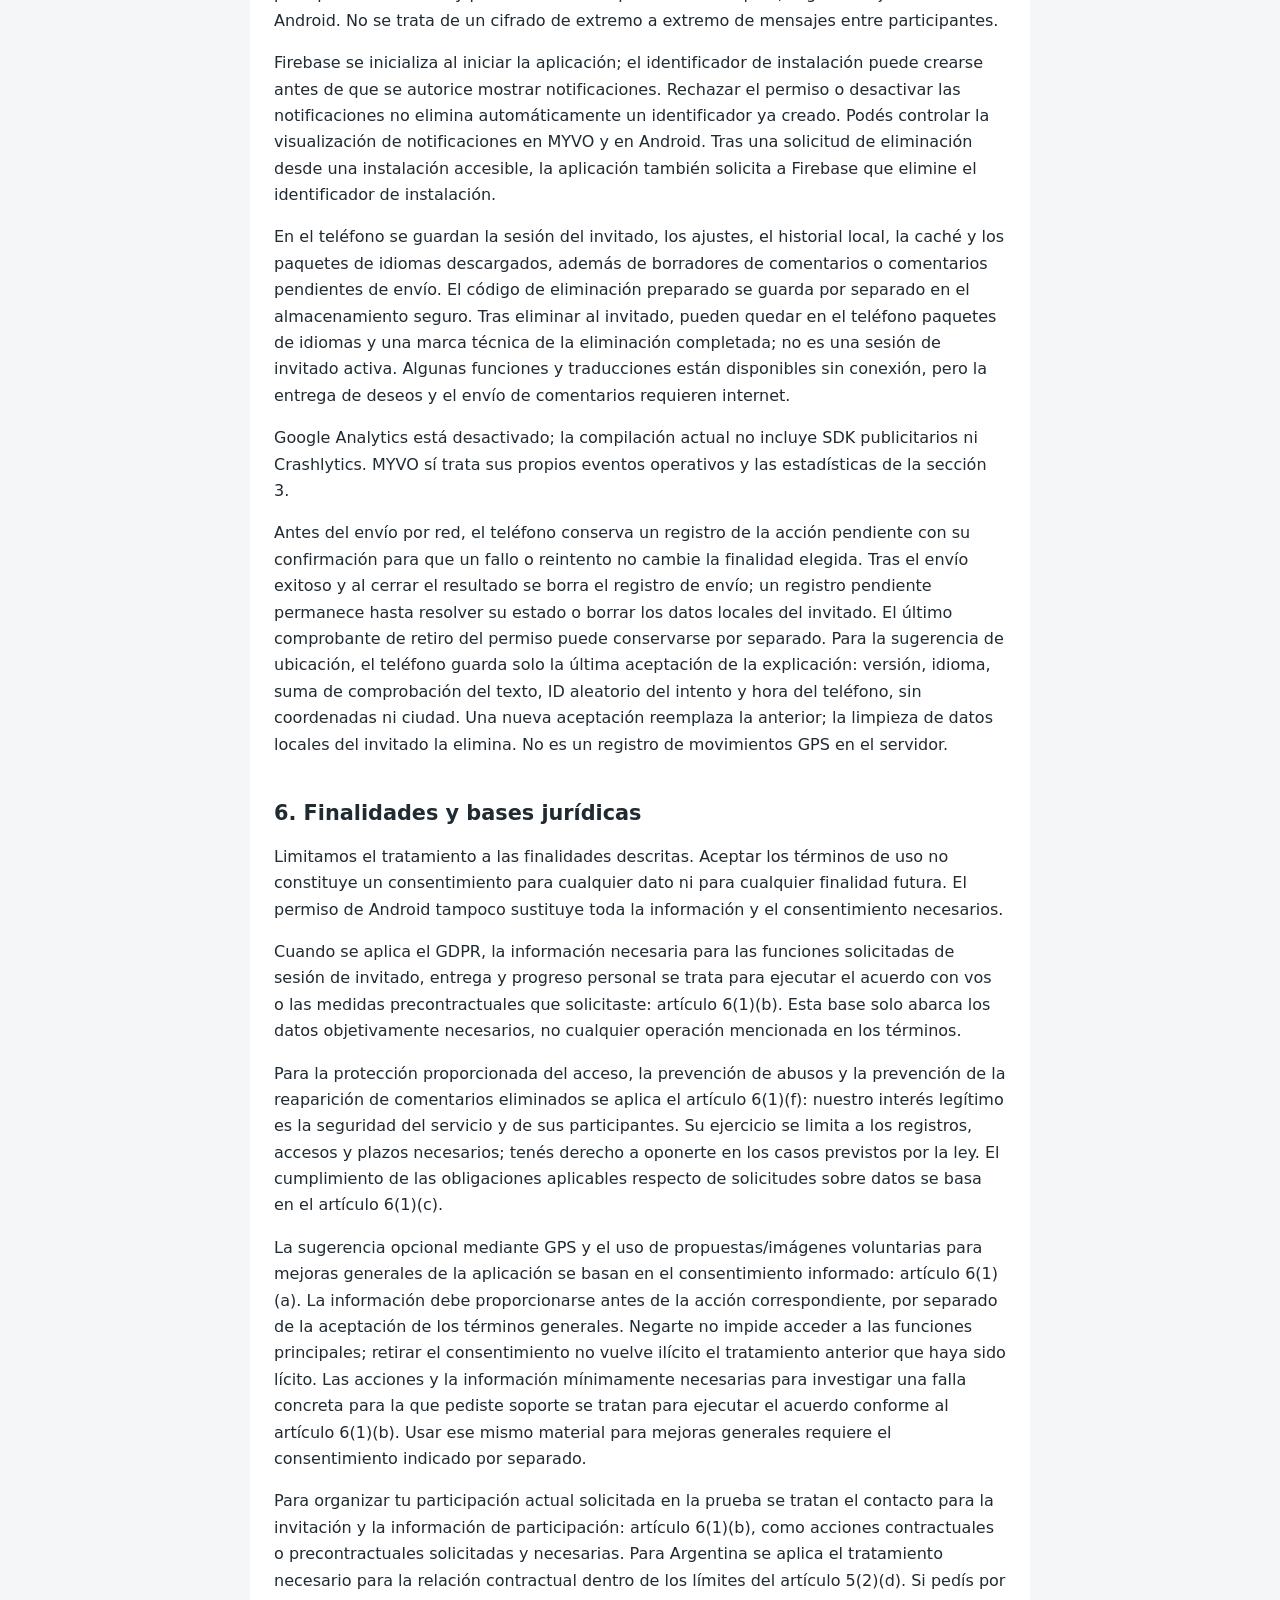
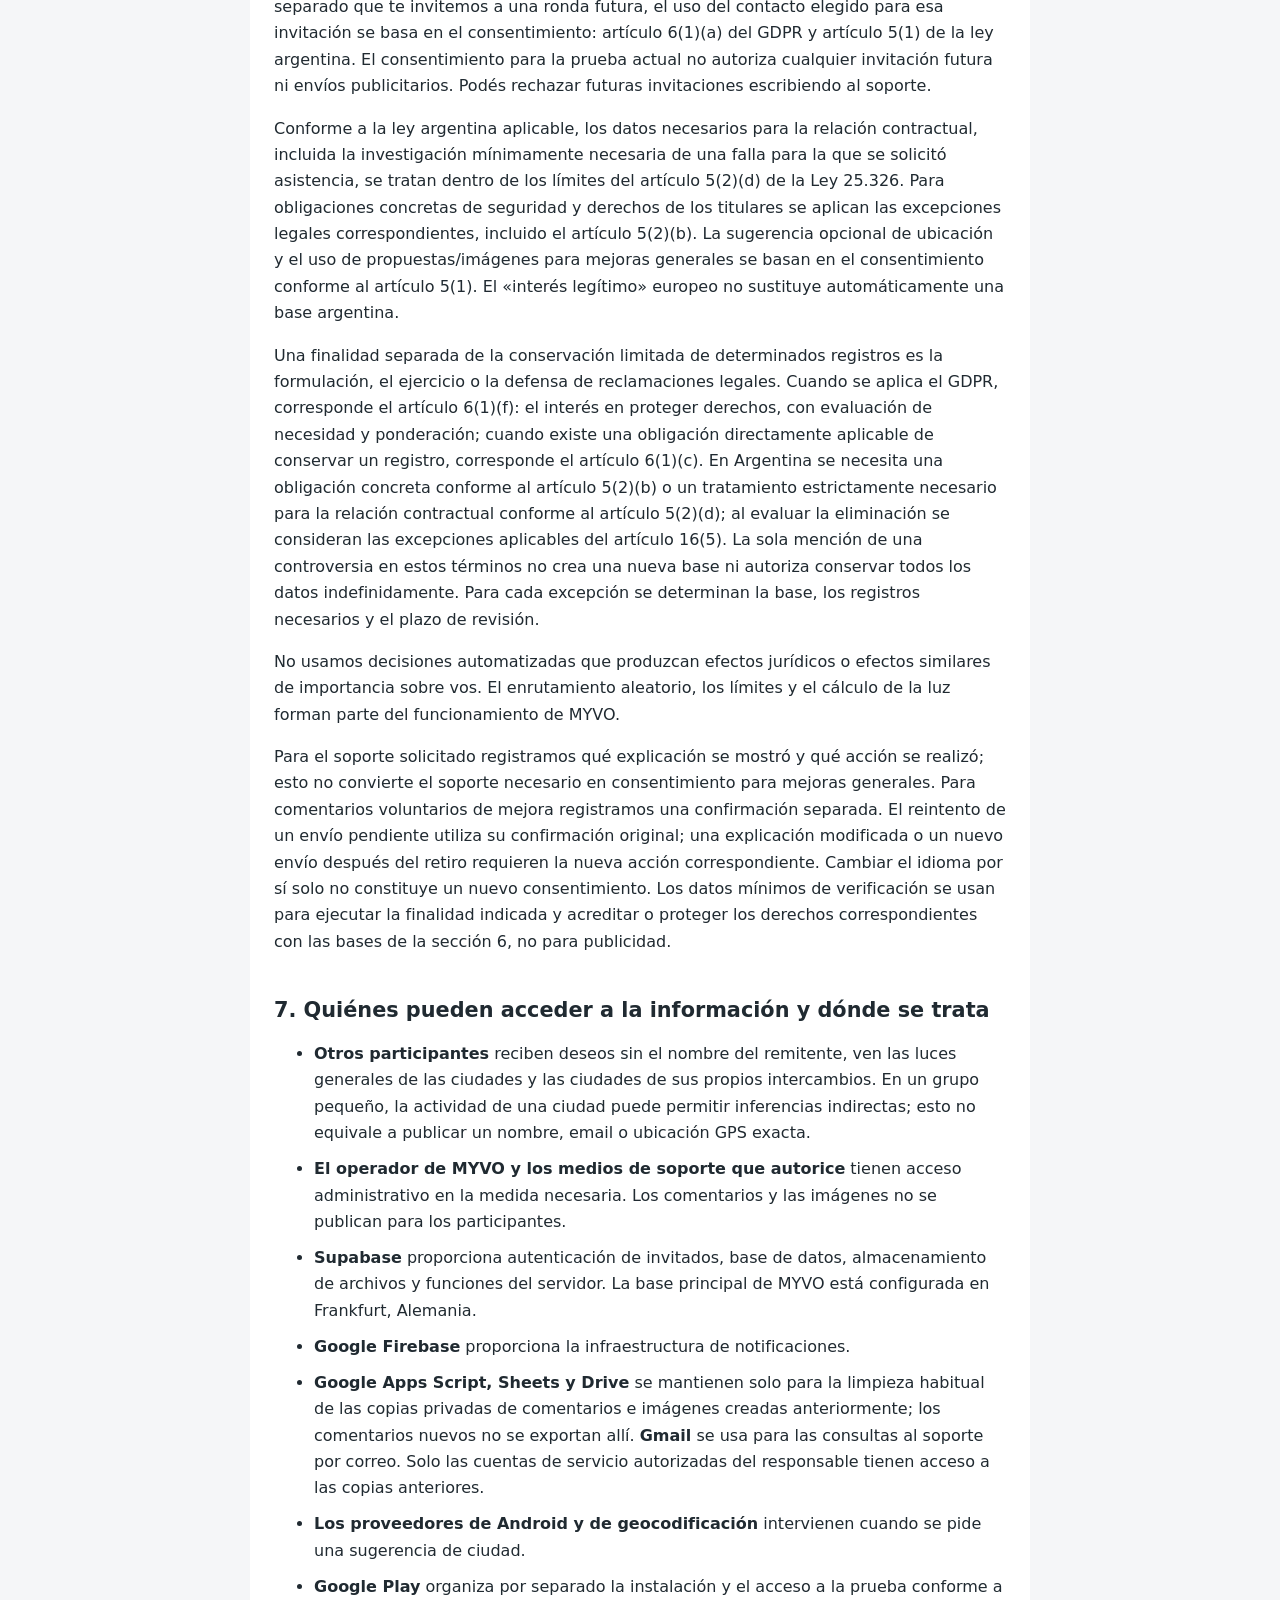
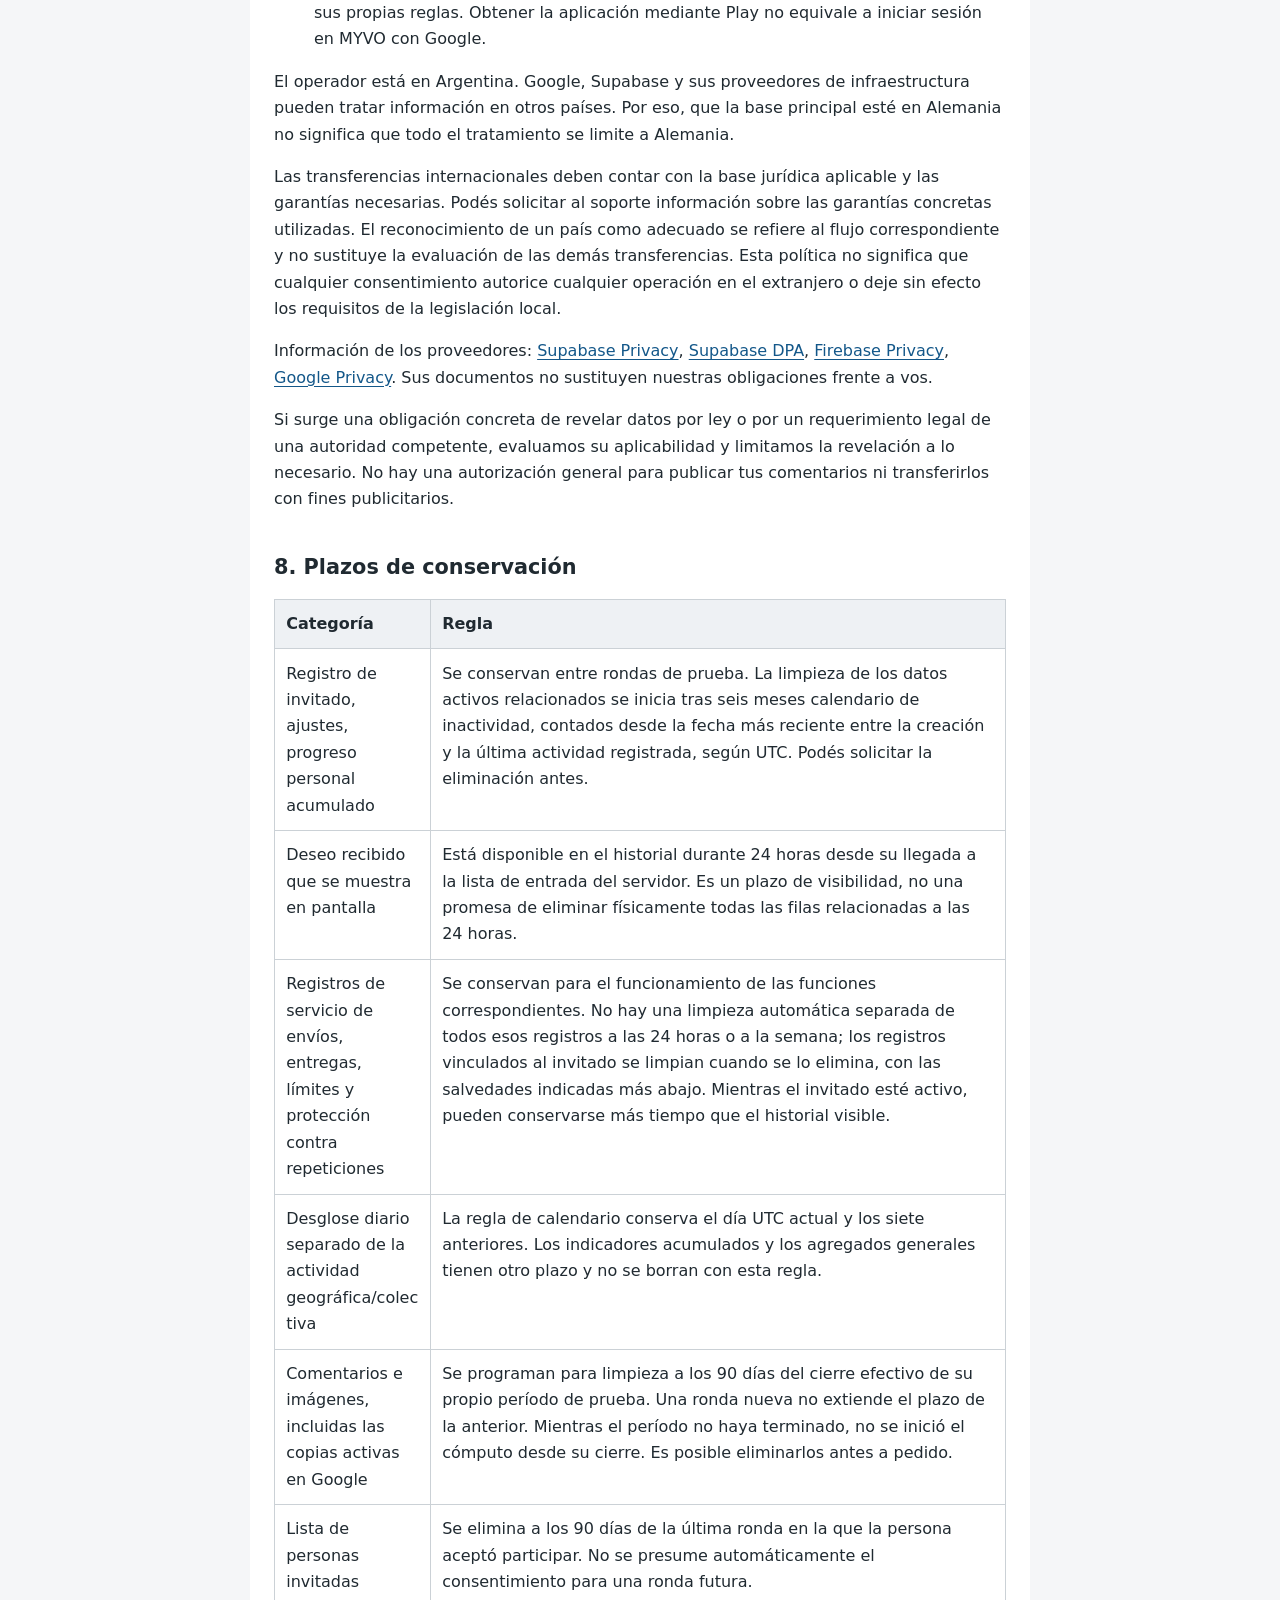
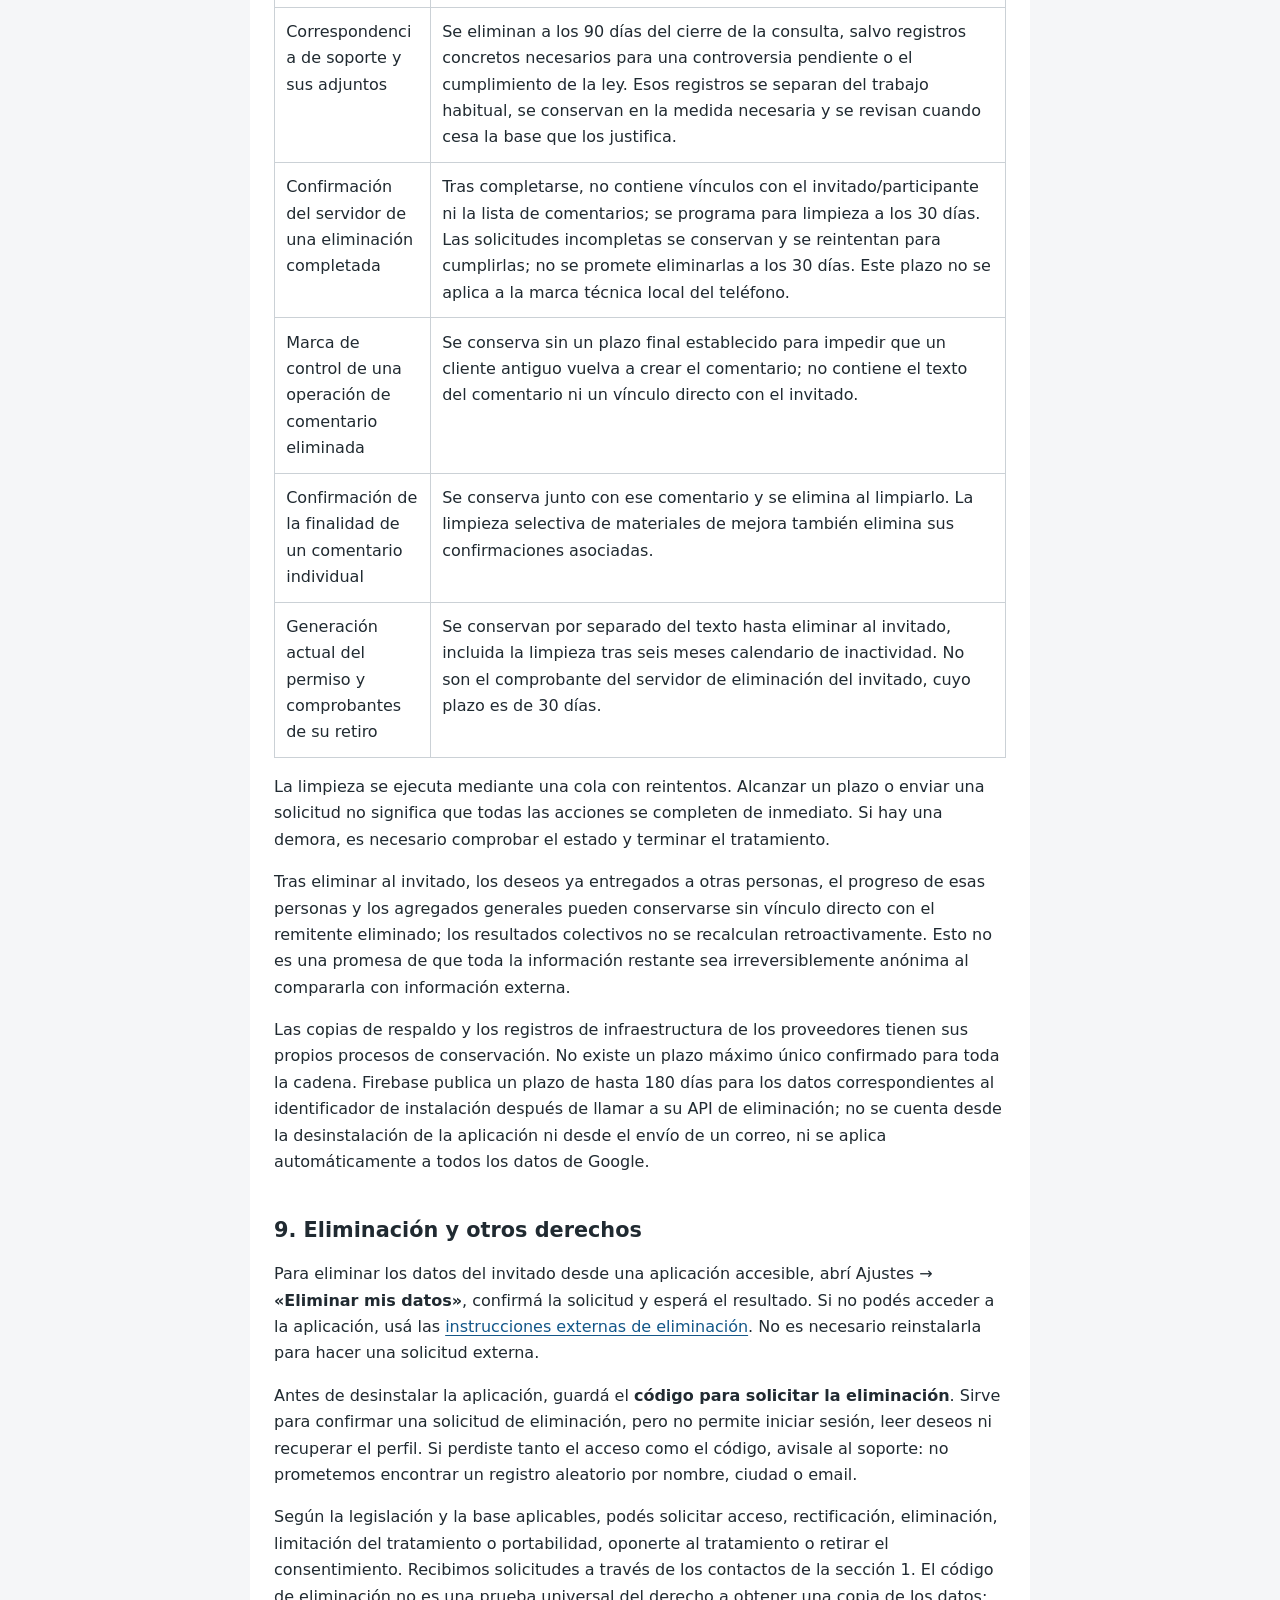
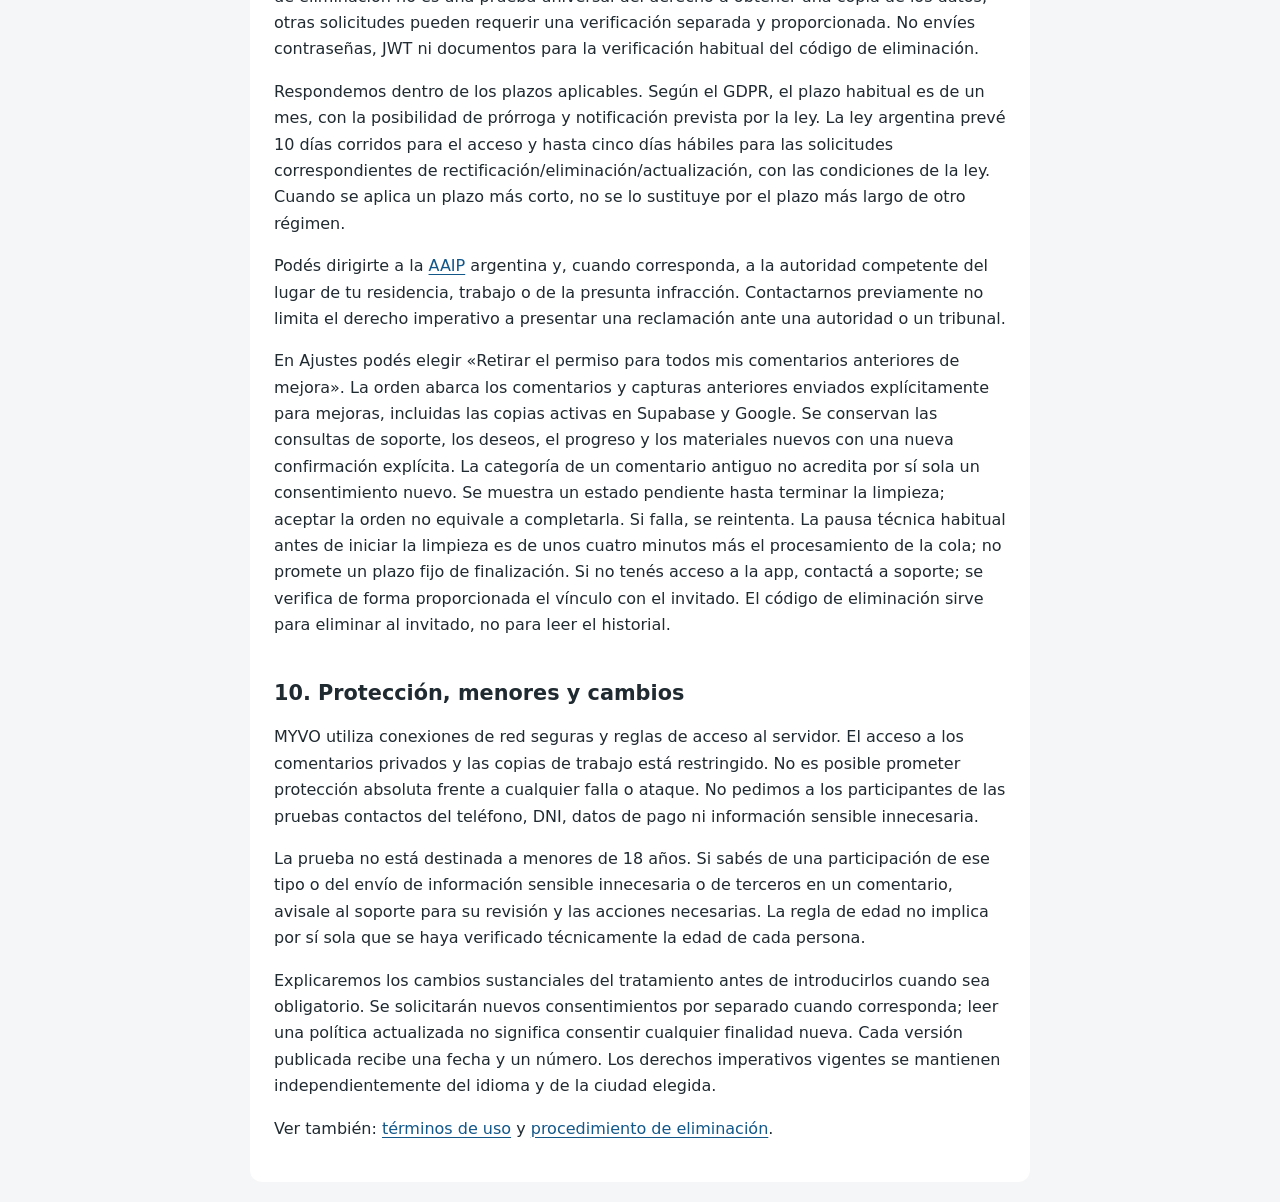
<file: privacy-es.html>
<!doctype html>
<html lang="es" translate="no">
<head>
<meta charset="utf-8">
<meta name="viewport" content="width=device-width, initial-scale=1">
<meta name="robots" content="noindex,nofollow">
<meta name="google" content="notranslate">
<meta http-equiv="Content-Security-Policy" content="default-src 'none'; style-src 'self'; base-uri 'none'; form-action 'none'">
<title>Pol&#237;tica de privacidad de MYVO — MYVO RC6</title>
<link rel="stylesheet" href="style.css">
</head>
<body>
<header><a class="skip" href="#content">Ir al contenido</a><p><strong>MYVO</strong> · <a href="index.html">Todos los documentos</a></p><nav aria-label="Idioma"><a lang="ru" hreflang="ru" href="privacy-ru.html">Русский</a> <a lang="en" hreflang="en" href="privacy-en.html">English</a> <a lang="es" hreflang="es" href="privacy-es.html" aria-current="page">Espa&#241;ol</a> <a lang="fr" hreflang="fr" href="privacy-fr.html">Fran&#231;ais</a></nav><nav><a href="privacy-es.html">Privacidad</a> <a href="terms-es.html">Condiciones de uso</a> <a href="deletion-es.html">Eliminaci&#243;n de datos</a></nav><p>1.0-beta1 · 2026-11-10</p></header>
<main id="content"><h1 id="politica-de-privacidad-de-myvo">Política de privacidad de MYVO</h1>
<p><strong>Versión 1.0-beta1 del 4 de noviembre de 2026.</strong> En vigencia desde el 10 de noviembre de 2026.</p>
<p>Los comentarios nuevos y las capturas opcionales se guardan en Supabase y están disponibles para el responsable en un panel privado. No se crean copias nuevas en Google Sheets ni Google Drive. Las referencias a copias de comentarios en Google en este documento se limitan a las copias de trabajo creadas anteriormente: siguen siendo privadas y sujetas a las mismas reglas de conservación y eliminación. Este cambio no desactiva las notificaciones de Firebase ni el soporte por correo mediante Gmail.</p>
<p><strong>Nota de traducción:</strong> traducción del original ruso realizada con asistencia automática. No es una traducción certificada y está pendiente de revisión lingüística.</p>
<h2 id="quien-es-responsable-de-los-datos">1. Quién es responsable de los datos</h2>
<p>El responsable de MYVO y del tratamiento descrito en esta política es <strong>Siarhei Kuchar</strong>, persona física, Argentina.</p>
<p><strong>Dirección:</strong> Ayacucho 940, 1A, C1111AAD, Ciudad Autónoma de Buenos Aires, Argentina.</p>
<p><strong>Soporte y consultas sobre datos:</strong> <a href="mailto:myvoapp.support@gmail.com">myvoapp.support@gmail.com</a>.</p>
<p>Esta política abarca la versión de prueba para invitados de la aplicación Android MYVO, las funciones del servidor relacionadas, los comentarios de quienes participan en las pruebas, las invitaciones a las pruebas y las consultas al soporte. La prueba está destinada a personas de 18 años o más. MYVO no exige registrarse con nombre, teléfono o correo electrónico. Un posible registro futuro no está comprendido en esta versión.</p>
<p>MYVO es totalmente gratuito: la aplicación no tiene publicidad, suscripciones ni compras integradas. No vendemos datos de usuarios ni los usamos para elaborar perfiles publicitarios.</p>
<h2 id="que-hace-myvo-y-que-significa-el-anonimato">2. Qué hace MYVO y qué significa el anonimato</h2>
<p>En MYVO elegís un deseo de un catálogo preparado y lo enviás a una persona participante elegida al azar que reúna los requisitos. La versión de prueba ofrece cinco categorías y 27 deseos. Quien lo recibe no ve el nombre de quien lo envió; no es posible responderle a esa misma persona ni iniciar una conversación libre.</p>
<p>Para que el servicio funcione se crea un registro de invitado aleatorio. Sus identificadores vinculan los ajustes, envíos, recepciones y avances. El anonimato frente a otra persona participante no significa que sea imposible relacionar los registros de servicio con una persona mediante información adicional. El operador de MYVO tiene acceso administrativo a los registros de servicio necesarios.</p>
<p>Durante la prueba, un deseo para el que no se haya encontrado a tiempo un destinatario habitual puede llegar al operador de MYVO en calidad de destinatario especial. Esto no revela el nombre del remitente en la interfaz del deseo. Ese destinatario especial está sujeto a reglas de distribución diferentes; ese rol no se ofrece a los participantes habituales.</p>
<h2 id="que-informacion-se-trata">3. Qué información se trata</h2>
<div class="table-scroll" role="region" tabindex="0" aria-label="Tabla con desplazamiento horizontal"><table>
<thead>
<tr>
<th>Información</th>
<th>Para qué se necesita</th>
<th>Obligatoriedad y consecuencias de no proporcionarla</th>
</tr>
</thead>
<tbody>
<tr>
<td>Identificadores internos del invitado y del participante, sesión, fecha de creación y de actividad</td>
<td>Reconocer tu instalación, conservar el progreso, garantizar el acceso y atender solicitudes</td>
<td>Son necesarios para participar como invitado. Sin ellos no funcionan las funciones de red de MYVO. No se requieren nombre, número de teléfono, correo ni contraseña.</td>
</tr>
<tr>
<td>Ciudad elegida, idioma, zona horaria del teléfono, ajustes de recepción y de modo silencioso</td>
<td>Seleccionar destinatarios, mostrar ciudades y conservar los ajustes</td>
<td>La ciudad es necesaria para enviar y recibir de manera habitual. Podés elegirla manualmente. La zona horaria del teléfono se guarda por separado y no se determina a partir de la ciudad elegida. En el catálogo actual, todos los deseos son válidos a cualquier hora del día; la selección según la hora del día no es una función activa de esta prueba.</td>
</tr>
<tr>
<td>Identificadores de deseos/catálogo y de operaciones, fechas, estados de envíos/entregas, ciudades relacionadas, contadores y estadísticas</td>
<td>Entregar deseos, aplicar límites, evitar operaciones repetidas, mostrar deseos recientes, progreso personal, luces del globo y luz colectiva</td>
<td>Se generan al usar las funciones correspondientes. No se transmite texto libre de deseos entre participantes.</td>
</tr>
<tr>
<td>Ubicación obtenida a pedido tuyo y resultados de geocodificación</td>
<td>Sugerir una ciudad para que la elijas</td>
<td>Es opcional. Si no la permitís, podés elegir la ciudad manualmente. Más detalles en la sección 4.</td>
</tr>
<tr>
<td>Identificador de instalación de Firebase, token de registro, ajustes e información de entrega de notificaciones push</td>
<td>Crear y entregar notificaciones</td>
<td>Podés no autorizar que se muestren notificaciones. La inicialización de Firebase y algunos identificadores técnicos pueden producirse antes del permiso para mostrarlas; más detalles en la sección 5.</td>
</tr>
<tr>
<td>Categoría y texto del comentario, identificador y hora, versión de MYVO/Android, fabricante y modelo del teléfono, idioma de la aplicación</td>
<td>Investigar las consultas de soporte o mejorar MYVO con un permiso confirmado por separado</td>
<td>Enviar comentarios es voluntario. Si enviás uno, se transmite junto con el contexto técnico indicado. El formulario no exige email.</td>
</tr>
<tr>
<td>Imagen adjunta al comentario</td>
<td>Comprender un problema en la pantalla</td>
<td>Es opcional. Podés enviar un comentario sin imagen. No incluyas información personal innecesaria, documentos ni datos de otras personas.</td>
</tr>
<tr>
<td>Código para solicitar la eliminación y sus datos de verificación</td>
<td>Confirmar el derecho a solicitar la eliminación si perdés el acceso a la aplicación</td>
<td>Se crea por una acción tuya. El código original se guarda en el almacenamiento seguro del teléfono; el servidor utiliza un valor de verificación. La copia externa que guardes queda bajo tu control.</td>
</tr>
<tr>
<td>Dirección de correo y contenido de los mensajes al soporte, archivos adjuntos e información sobre la gestión de la consulta</td>
<td>Responderte, gestionar una solicitud sobre datos o un problema informado</td>
<td>Se generan si escribís por correo. No envíes tu contraseña, token de sesión ni documentos innecesarios.</td>
</tr>
<tr>
<td>Dirección de la cuenta de Google para la invitación, participación en las rondas acordadas</td>
<td>Organizar el acceso a la prueba de Google Play</td>
<td>Es una lista separada del organizador. No constituye un registro dentro de MYVO ni implica que el perfil de Google se transfiera a la aplicación.</td>
</tr>
<tr>
<td>Versión e idioma de la explicación, suma de comprobación del texto, identificador de la acción, hora de confirmación del teléfono, hora del registro en el servidor, finalidad del comentario y generación del permiso; solicitud y estado de su retiro</td>
<td>Acreditar la acción concreta, repetir solicitudes de forma segura y ejecutar el retiro</td>
<td>Se generan al realizar la acción correspondiente. Son registros de servicio vinculados al invitado; no requieren nombre, teléfono ni email. La hora del teléfono no se presenta como hora del servidor.</td>
</tr>
</tbody>
</table></div>
<p>Los proveedores de red también pueden tratar la dirección IP, la hora y los parámetros de las solicitudes y registros técnicos para operar y proteger sus servicios. Que el registro de invitado no tenga un campo propio de IP no significa que la infraestructura carezca de esos registros.</p>
<h2 id="ciudad-y-geolocalizacion-opcional">4. Ciudad y geolocalización opcional</h2>
<p>Podés buscar y elegir una ciudad manualmente sin acceso a la ubicación. Si pedís una sugerencia, MYVO consulta el servicio de ubicación de Android en modo de baja precisión. La precisión efectiva depende del permiso, del servicio y de los ajustes del teléfono; no se garantiza un radio determinado.</p>
<p>Las coordenadas obtenidas se usan para determinar el nombre de la ciudad mediante el geocodificador del sistema. Ese servicio puede transmitirlas a su proveedor externo. Después, al servidor de MYVO llegan el texto de búsqueda, el país, la región si está disponible y el idioma; las coordenadas en el teléfono ayudan a ordenar las ciudades encontradas.</p>
<p>Para esta función, MYVO no guarda las coordenadas originales del dispositivo ni las envía a su propia base de datos. Se guarda la ciudad que confirmaste. No hay seguimiento continuo de la ubicación en segundo plano. Podés revocar el permiso en Android y seguir eligiendo la ciudad manualmente. Revocar el permiso no elimina la ciudad elegida anteriormente: podés cambiarla o eliminarla junto con los datos del invitado.</p>
<h2 id="notificaciones-y-datos-en-el-telefono">5. Notificaciones y datos en el teléfono</h2>
<p>Para las notificaciones push se usa Google Firebase Cloud Messaging. El texto del deseo pasa por este servicio y puede verse en la pantalla de bloqueo, según los ajustes de Android. No se trata de un cifrado de extremo a extremo de mensajes entre participantes.</p>
<p>Firebase se inicializa al iniciar la aplicación; el identificador de instalación puede crearse antes de que se autorice mostrar notificaciones. Rechazar el permiso o desactivar las notificaciones no elimina automáticamente un identificador ya creado. Podés controlar la visualización de notificaciones en MYVO y en Android. Tras una solicitud de eliminación desde una instalación accesible, la aplicación también solicita a Firebase que elimine el identificador de instalación.</p>
<p>En el teléfono se guardan la sesión del invitado, los ajustes, el historial local, la caché y los paquetes de idiomas descargados, además de borradores de comentarios o comentarios pendientes de envío. El código de eliminación preparado se guarda por separado en el almacenamiento seguro. Tras eliminar al invitado, pueden quedar en el teléfono paquetes de idiomas y una marca técnica de la eliminación completada; no es una sesión de invitado activa. Algunas funciones y traducciones están disponibles sin conexión, pero la entrega de deseos y el envío de comentarios requieren internet.</p>
<p>Google Analytics está desactivado; la compilación actual no incluye SDK publicitarios ni Crashlytics. MYVO sí trata sus propios eventos operativos y las estadísticas de la sección 3.</p>
<p>Antes del envío por red, el teléfono conserva un registro de la acción pendiente con su confirmación para que un fallo o reintento no cambie la finalidad elegida. Tras el envío exitoso y al cerrar el resultado se borra el registro de envío; un registro pendiente permanece hasta resolver su estado o borrar los datos locales del invitado. El último comprobante de retiro del permiso puede conservarse por separado. Para la sugerencia de ubicación, el teléfono guarda solo la última aceptación de la explicación: versión, idioma, suma de comprobación del texto, ID aleatorio del intento y hora del teléfono, sin coordenadas ni ciudad. Una nueva aceptación reemplaza la anterior; la limpieza de datos locales del invitado la elimina. No es un registro de movimientos GPS en el servidor.</p>
<h2 id="finalidades-y-bases-juridicas">6. Finalidades y bases jurídicas</h2>
<p>Limitamos el tratamiento a las finalidades descritas. Aceptar los términos de uso no constituye un consentimiento para cualquier dato ni para cualquier finalidad futura. El permiso de Android tampoco sustituye toda la información y el consentimiento necesarios.</p>
<p>Cuando se aplica el GDPR, la información necesaria para las funciones solicitadas de sesión de invitado, entrega y progreso personal se trata para ejecutar el acuerdo con vos o las medidas precontractuales que solicitaste: artículo 6(1)(b). Esta base solo abarca los datos objetivamente necesarios, no cualquier operación mencionada en los términos.</p>
<p>Para la protección proporcionada del acceso, la prevención de abusos y la prevención de la reaparición de comentarios eliminados se aplica el artículo 6(1)(f): nuestro interés legítimo es la seguridad del servicio y de sus participantes. Su ejercicio se limita a los registros, accesos y plazos necesarios; tenés derecho a oponerte en los casos previstos por la ley. El cumplimiento de las obligaciones aplicables respecto de solicitudes sobre datos se basa en el artículo 6(1)(c).</p>
<p>La sugerencia opcional mediante GPS y el uso de propuestas/imágenes voluntarias para mejoras generales de la aplicación se basan en el consentimiento informado: artículo 6(1)(a). La información debe proporcionarse antes de la acción correspondiente, por separado de la aceptación de los términos generales. Negarte no impide acceder a las funciones principales; retirar el consentimiento no vuelve ilícito el tratamiento anterior que haya sido lícito. Las acciones y la información mínimamente necesarias para investigar una falla concreta para la que pediste soporte se tratan para ejecutar el acuerdo conforme al artículo 6(1)(b). Usar ese mismo material para mejoras generales requiere el consentimiento indicado por separado.</p>
<p>Para organizar tu participación actual solicitada en la prueba se tratan el contacto para la invitación y la información de participación: artículo 6(1)(b), como acciones contractuales o precontractuales solicitadas y necesarias. Para Argentina se aplica el tratamiento necesario para la relación contractual dentro de los límites del artículo 5(2)(d). Si pedís por separado que te invitemos a una ronda futura, el uso del contacto elegido para esa invitación se basa en el consentimiento: artículo 6(1)(a) del GDPR y artículo 5(1) de la ley argentina. El consentimiento para la prueba actual no autoriza cualquier invitación futura ni envíos publicitarios. Podés rechazar futuras invitaciones escribiendo al soporte.</p>
<p>Conforme a la ley argentina aplicable, los datos necesarios para la relación contractual, incluida la investigación mínimamente necesaria de una falla para la que se solicitó asistencia, se tratan dentro de los límites del artículo 5(2)(d) de la Ley 25.326. Para obligaciones concretas de seguridad y derechos de los titulares se aplican las excepciones legales correspondientes, incluido el artículo 5(2)(b). La sugerencia opcional de ubicación y el uso de propuestas/imágenes para mejoras generales se basan en el consentimiento conforme al artículo 5(1). El «interés legítimo» europeo no sustituye automáticamente una base argentina.</p>
<p>Una finalidad separada de la conservación limitada de determinados registros es la formulación, el ejercicio o la defensa de reclamaciones legales. Cuando se aplica el GDPR, corresponde el artículo 6(1)(f): el interés en proteger derechos, con evaluación de necesidad y ponderación; cuando existe una obligación directamente aplicable de conservar un registro, corresponde el artículo 6(1)(c). En Argentina se necesita una obligación concreta conforme al artículo 5(2)(b) o un tratamiento estrictamente necesario para la relación contractual conforme al artículo 5(2)(d); al evaluar la eliminación se consideran las excepciones aplicables del artículo 16(5). La sola mención de una controversia en estos términos no crea una nueva base ni autoriza conservar todos los datos indefinidamente. Para cada excepción se determinan la base, los registros necesarios y el plazo de revisión.</p>
<p>No usamos decisiones automatizadas que produzcan efectos jurídicos o efectos similares de importancia sobre vos. El enrutamiento aleatorio, los límites y el cálculo de la luz forman parte del funcionamiento de MYVO.</p>
<p>Para el soporte solicitado registramos qué explicación se mostró y qué acción se realizó; esto no convierte el soporte necesario en consentimiento para mejoras generales. Para comentarios voluntarios de mejora registramos una confirmación separada. El reintento de un envío pendiente utiliza su confirmación original; una explicación modificada o un nuevo envío después del retiro requieren la nueva acción correspondiente. Cambiar el idioma por sí solo no constituye un nuevo consentimiento. Los datos mínimos de verificación se usan para ejecutar la finalidad indicada y acreditar o proteger los derechos correspondientes con las bases de la sección 6, no para publicidad.</p>
<h2 id="quienes-pueden-acceder-a-la-informacion-y-donde-se-trata">7. Quiénes pueden acceder a la información y dónde se trata</h2>
<ul>
<li><strong>Otros participantes</strong> reciben deseos sin el nombre del remitente, ven las luces generales de las ciudades y las ciudades de sus propios intercambios. En un grupo pequeño, la actividad de una ciudad puede permitir inferencias indirectas; esto no equivale a publicar un nombre, email o ubicación GPS exacta.</li>
<li><strong>El operador de MYVO y los medios de soporte que autorice</strong> tienen acceso administrativo en la medida necesaria. Los comentarios y las imágenes no se publican para los participantes.</li>
<li><strong>Supabase</strong> proporciona autenticación de invitados, base de datos, almacenamiento de archivos y funciones del servidor. La base principal de MYVO está configurada en Frankfurt, Alemania.</li>
<li><strong>Google Firebase</strong> proporciona la infraestructura de notificaciones.</li>
<li><strong>Google Apps Script, Sheets y Drive</strong> se mantienen solo para la limpieza habitual de las copias privadas de comentarios e imágenes creadas anteriormente; los comentarios nuevos no se exportan allí. <strong>Gmail</strong> se usa para las consultas al soporte por correo. Solo las cuentas de servicio autorizadas del responsable tienen acceso a las copias anteriores.</li>
<li><strong>Los proveedores de Android y de geocodificación</strong> intervienen cuando se pide una sugerencia de ciudad.</li>
<li><strong>Google Play</strong> organiza por separado la instalación y el acceso a la prueba conforme a sus propias reglas. Obtener la aplicación mediante Play no equivale a iniciar sesión en MYVO con Google.</li>
</ul>
<p>El operador está en Argentina. Google, Supabase y sus proveedores de infraestructura pueden tratar información en otros países. Por eso, que la base principal esté en Alemania no significa que todo el tratamiento se limite a Alemania.</p>
<p>Las transferencias internacionales deben contar con la base jurídica aplicable y las garantías necesarias. Podés solicitar al soporte información sobre las garantías concretas utilizadas. El reconocimiento de un país como adecuado se refiere al flujo correspondiente y no sustituye la evaluación de las demás transferencias. Esta política no significa que cualquier consentimiento autorice cualquier operación en el extranjero o deje sin efecto los requisitos de la legislación local.</p>
<p>Información de los proveedores: <a href="https://supabase.com/privacy">Supabase Privacy</a>, <a href="https://supabase.com/legal/customer-resources/data-processing-addendum">Supabase DPA</a>, <a href="https://firebase.google.com/support/privacy">Firebase Privacy</a>, <a href="https://policies.google.com/privacy">Google Privacy</a>. Sus documentos no sustituyen nuestras obligaciones frente a vos.</p>
<p>Si surge una obligación concreta de revelar datos por ley o por un requerimiento legal de una autoridad competente, evaluamos su aplicabilidad y limitamos la revelación a lo necesario. No hay una autorización general para publicar tus comentarios ni transferirlos con fines publicitarios.</p>
<h2 id="plazos-de-conservacion">8. Plazos de conservación</h2>
<div class="table-scroll" role="region" tabindex="0" aria-label="Tabla con desplazamiento horizontal"><table>
<thead>
<tr>
<th>Categoría</th>
<th>Regla</th>
</tr>
</thead>
<tbody>
<tr>
<td>Registro de invitado, ajustes, progreso personal acumulado</td>
<td>Se conservan entre rondas de prueba. La limpieza de los datos activos relacionados se inicia tras seis meses calendario de inactividad, contados desde la fecha más reciente entre la creación y la última actividad registrada, según UTC. Podés solicitar la eliminación antes.</td>
</tr>
<tr>
<td>Deseo recibido que se muestra en pantalla</td>
<td>Está disponible en el historial durante 24 horas desde su llegada a la lista de entrada del servidor. Es un plazo de visibilidad, no una promesa de eliminar físicamente todas las filas relacionadas a las 24 horas.</td>
</tr>
<tr>
<td>Registros de servicio de envíos, entregas, límites y protección contra repeticiones</td>
<td>Se conservan para el funcionamiento de las funciones correspondientes. No hay una limpieza automática separada de todos esos registros a las 24 horas o a la semana; los registros vinculados al invitado se limpian cuando se lo elimina, con las salvedades indicadas más abajo. Mientras el invitado esté activo, pueden conservarse más tiempo que el historial visible.</td>
</tr>
<tr>
<td>Desglose diario separado de la actividad geográfica/colectiva</td>
<td>La regla de calendario conserva el día UTC actual y los siete anteriores. Los indicadores acumulados y los agregados generales tienen otro plazo y no se borran con esta regla.</td>
</tr>
<tr>
<td>Comentarios e imágenes, incluidas las copias activas en Google</td>
<td>Se programan para limpieza a los 90 días del cierre efectivo de su propio período de prueba. Una ronda nueva no extiende el plazo de la anterior. Mientras el período no haya terminado, no se inició el cómputo desde su cierre. Es posible eliminarlos antes a pedido.</td>
</tr>
<tr>
<td>Lista de personas invitadas</td>
<td>Se elimina a los 90 días de la última ronda en la que la persona aceptó participar. No se presume automáticamente el consentimiento para una ronda futura.</td>
</tr>
<tr>
<td>Correspondencia de soporte y sus adjuntos</td>
<td>Se eliminan a los 90 días del cierre de la consulta, salvo registros concretos necesarios para una controversia pendiente o el cumplimiento de la ley. Esos registros se separan del trabajo habitual, se conservan en la medida necesaria y se revisan cuando cesa la base que los justifica.</td>
</tr>
<tr>
<td>Confirmación del servidor de una eliminación completada</td>
<td>Tras completarse, no contiene vínculos con el invitado/participante ni la lista de comentarios; se programa para limpieza a los 30 días. Las solicitudes incompletas se conservan y se reintentan para cumplirlas; no se promete eliminarlas a los 30 días. Este plazo no se aplica a la marca técnica local del teléfono.</td>
</tr>
<tr>
<td>Marca de control de una operación de comentario eliminada</td>
<td>Se conserva sin un plazo final establecido para impedir que un cliente antiguo vuelva a crear el comentario; no contiene el texto del comentario ni un vínculo directo con el invitado.</td>
</tr>
<tr>
<td>Confirmación de la finalidad de un comentario individual</td>
<td>Se conserva junto con ese comentario y se elimina al limpiarlo. La limpieza selectiva de materiales de mejora también elimina sus confirmaciones asociadas.</td>
</tr>
<tr>
<td>Generación actual del permiso y comprobantes de su retiro</td>
<td>Se conservan por separado del texto hasta eliminar al invitado, incluida la limpieza tras seis meses calendario de inactividad. No son el comprobante del servidor de eliminación del invitado, cuyo plazo es de 30 días.</td>
</tr>
</tbody>
</table></div>
<p>La limpieza se ejecuta mediante una cola con reintentos. Alcanzar un plazo o enviar una solicitud no significa que todas las acciones se completen de inmediato. Si hay una demora, es necesario comprobar el estado y terminar el tratamiento.</p>
<p>Tras eliminar al invitado, los deseos ya entregados a otras personas, el progreso de esas personas y los agregados generales pueden conservarse sin vínculo directo con el remitente eliminado; los resultados colectivos no se recalculan retroactivamente. Esto no es una promesa de que toda la información restante sea irreversiblemente anónima al compararla con información externa.</p>
<p>Las copias de respaldo y los registros de infraestructura de los proveedores tienen sus propios procesos de conservación. No existe un plazo máximo único confirmado para toda la cadena. Firebase publica un plazo de hasta 180 días para los datos correspondientes al identificador de instalación después de llamar a su API de eliminación; no se cuenta desde la desinstalación de la aplicación ni desde el envío de un correo, ni se aplica automáticamente a todos los datos de Google.</p>
<h2 id="eliminacion-y-otros-derechos">9. Eliminación y otros derechos</h2>
<p>Para eliminar los datos del invitado desde una aplicación accesible, abrí Ajustes → <strong>«Eliminar mis datos»</strong>, confirmá la solicitud y esperá el resultado. Si no podés acceder a la aplicación, usá las <a href="deletion-es.html">instrucciones externas de eliminación</a>. No es necesario reinstalarla para hacer una solicitud externa.</p>
<p>Antes de desinstalar la aplicación, guardá el <strong>código para solicitar la eliminación</strong>. Sirve para confirmar una solicitud de eliminación, pero no permite iniciar sesión, leer deseos ni recuperar el perfil. Si perdiste tanto el acceso como el código, avisale al soporte: no prometemos encontrar un registro aleatorio por nombre, ciudad o email.</p>
<p>Según la legislación y la base aplicables, podés solicitar acceso, rectificación, eliminación, limitación del tratamiento o portabilidad, oponerte al tratamiento o retirar el consentimiento. Recibimos solicitudes a través de los contactos de la sección 1. El código de eliminación no es una prueba universal del derecho a obtener una copia de los datos; otras solicitudes pueden requerir una verificación separada y proporcionada. No envíes contraseñas, JWT ni documentos para la verificación habitual del código de eliminación.</p>
<p>Respondemos dentro de los plazos aplicables. Según el GDPR, el plazo habitual es de un mes, con la posibilidad de prórroga y notificación prevista por la ley. La ley argentina prevé 10 días corridos para el acceso y hasta cinco días hábiles para las solicitudes correspondientes de rectificación/eliminación/actualización, con las condiciones de la ley. Cuando se aplica un plazo más corto, no se lo sustituye por el plazo más largo de otro régimen.</p>
<p>Podés dirigirte a la <a href="https://www.argentina.gob.ar/aaip/datospersonales">AAIP</a> argentina y, cuando corresponda, a la autoridad competente del lugar de tu residencia, trabajo o de la presunta infracción. Contactarnos previamente no limita el derecho imperativo a presentar una reclamación ante una autoridad o un tribunal.</p>
<p>En Ajustes podés elegir «Retirar el permiso para todos mis comentarios anteriores de mejora». La orden abarca los comentarios y capturas anteriores enviados explícitamente para mejoras, incluidas las copias activas en Supabase y Google. Se conservan las consultas de soporte, los deseos, el progreso y los materiales nuevos con una nueva confirmación explícita. La categoría de un comentario antiguo no acredita por sí sola un consentimiento nuevo. Se muestra un estado pendiente hasta terminar la limpieza; aceptar la orden no equivale a completarla. Si falla, se reintenta. La pausa técnica habitual antes de iniciar la limpieza es de unos cuatro minutos más el procesamiento de la cola; no promete un plazo fijo de finalización. Si no tenés acceso a la app, contactá a soporte; se verifica de forma proporcionada el vínculo con el invitado. El código de eliminación sirve para eliminar al invitado, no para leer el historial.</p>
<h2 id="proteccion-menores-y-cambios">10. Protección, menores y cambios</h2>
<p>MYVO utiliza conexiones de red seguras y reglas de acceso al servidor. El acceso a los comentarios privados y las copias de trabajo está restringido. No es posible prometer protección absoluta frente a cualquier falla o ataque. No pedimos a los participantes de las pruebas contactos del teléfono, DNI, datos de pago ni información sensible innecesaria.</p>
<p>La prueba no está destinada a menores de 18 años. Si sabés de una participación de ese tipo o del envío de información sensible innecesaria o de terceros en un comentario, avisale al soporte para su revisión y las acciones necesarias. La regla de edad no implica por sí sola que se haya verificado técnicamente la edad de cada persona.</p>
<p>Explicaremos los cambios sustanciales del tratamiento antes de introducirlos cuando sea obligatorio. Se solicitarán nuevos consentimientos por separado cuando corresponda; leer una política actualizada no significa consentir cualquier finalidad nueva. Cada versión publicada recibe una fecha y un número. Los derechos imperativos vigentes se mantienen independientemente del idioma y de la ciudad elegida.</p>
<p>Ver también: <a href="terms-es.html">términos de uso</a> y <a href="deletion-es.html">procedimiento de eliminación</a>.</p>
</main>

</body>
</html>
</file>
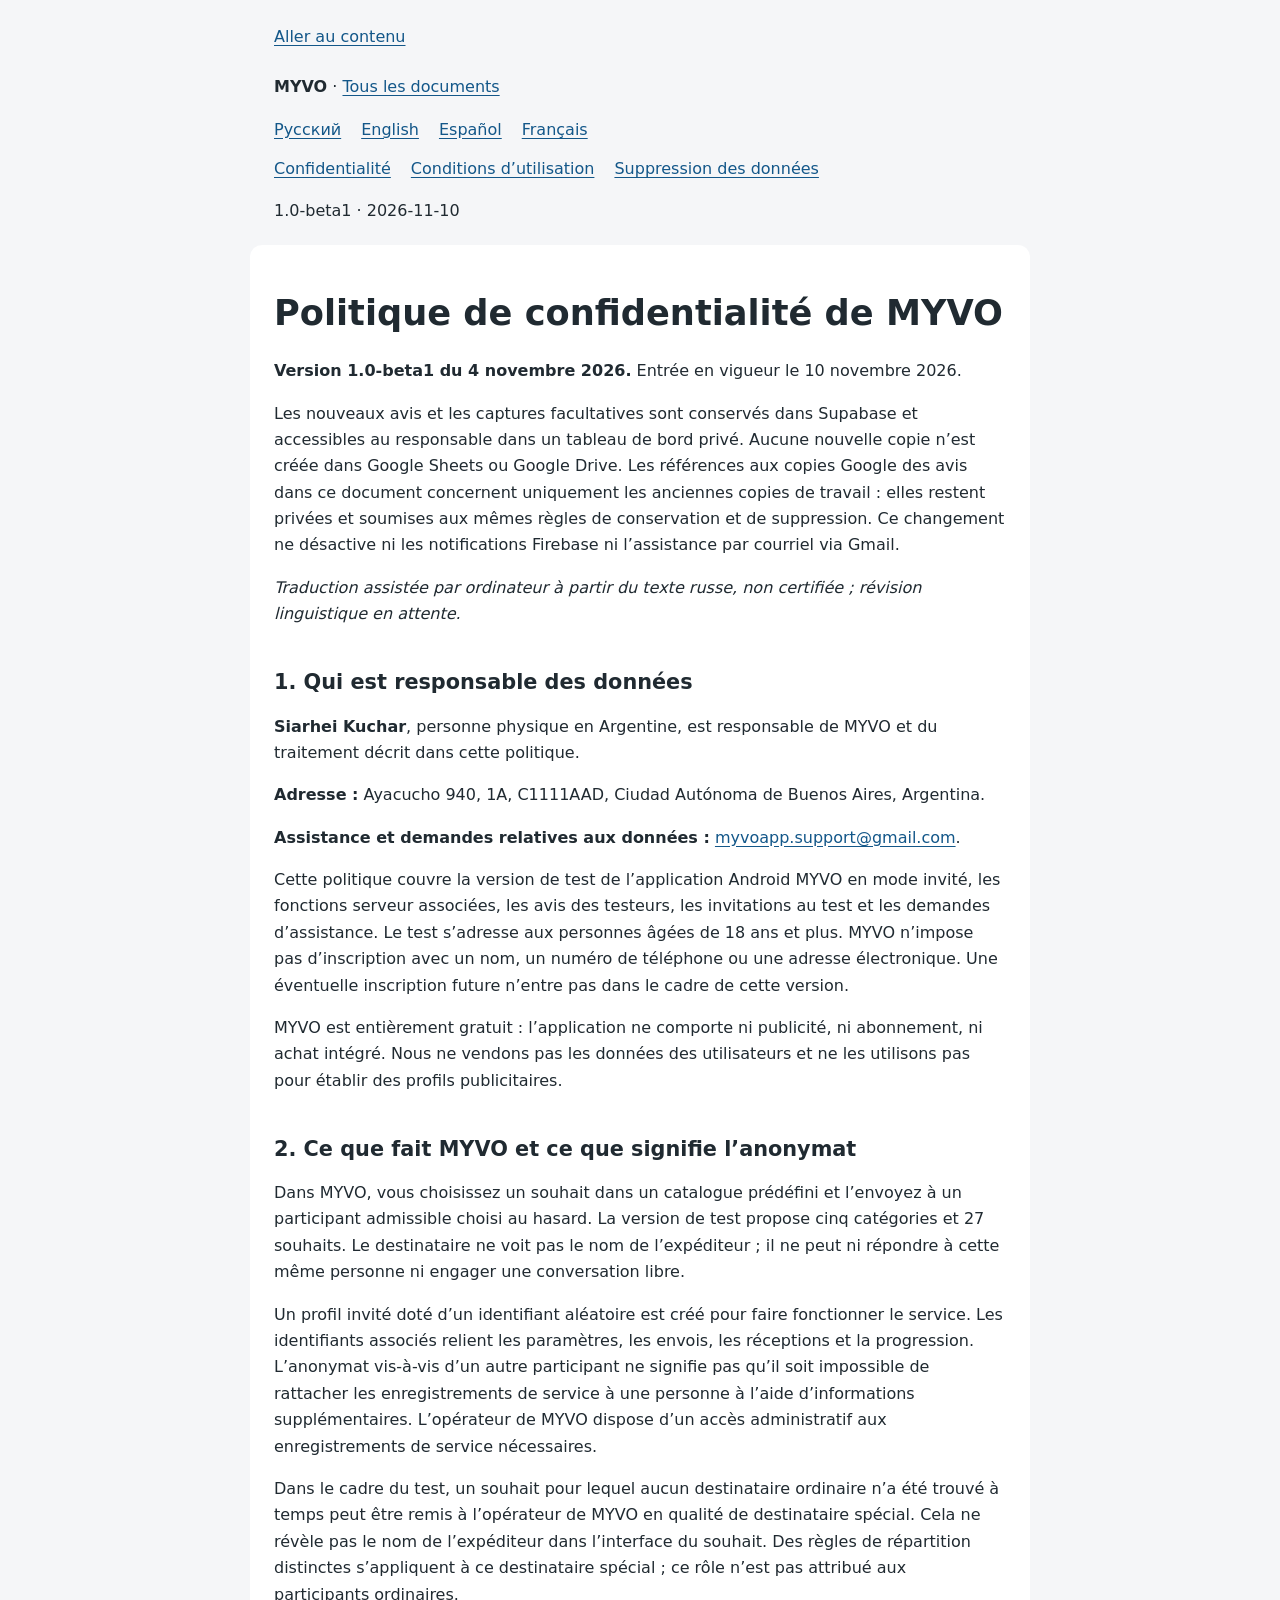
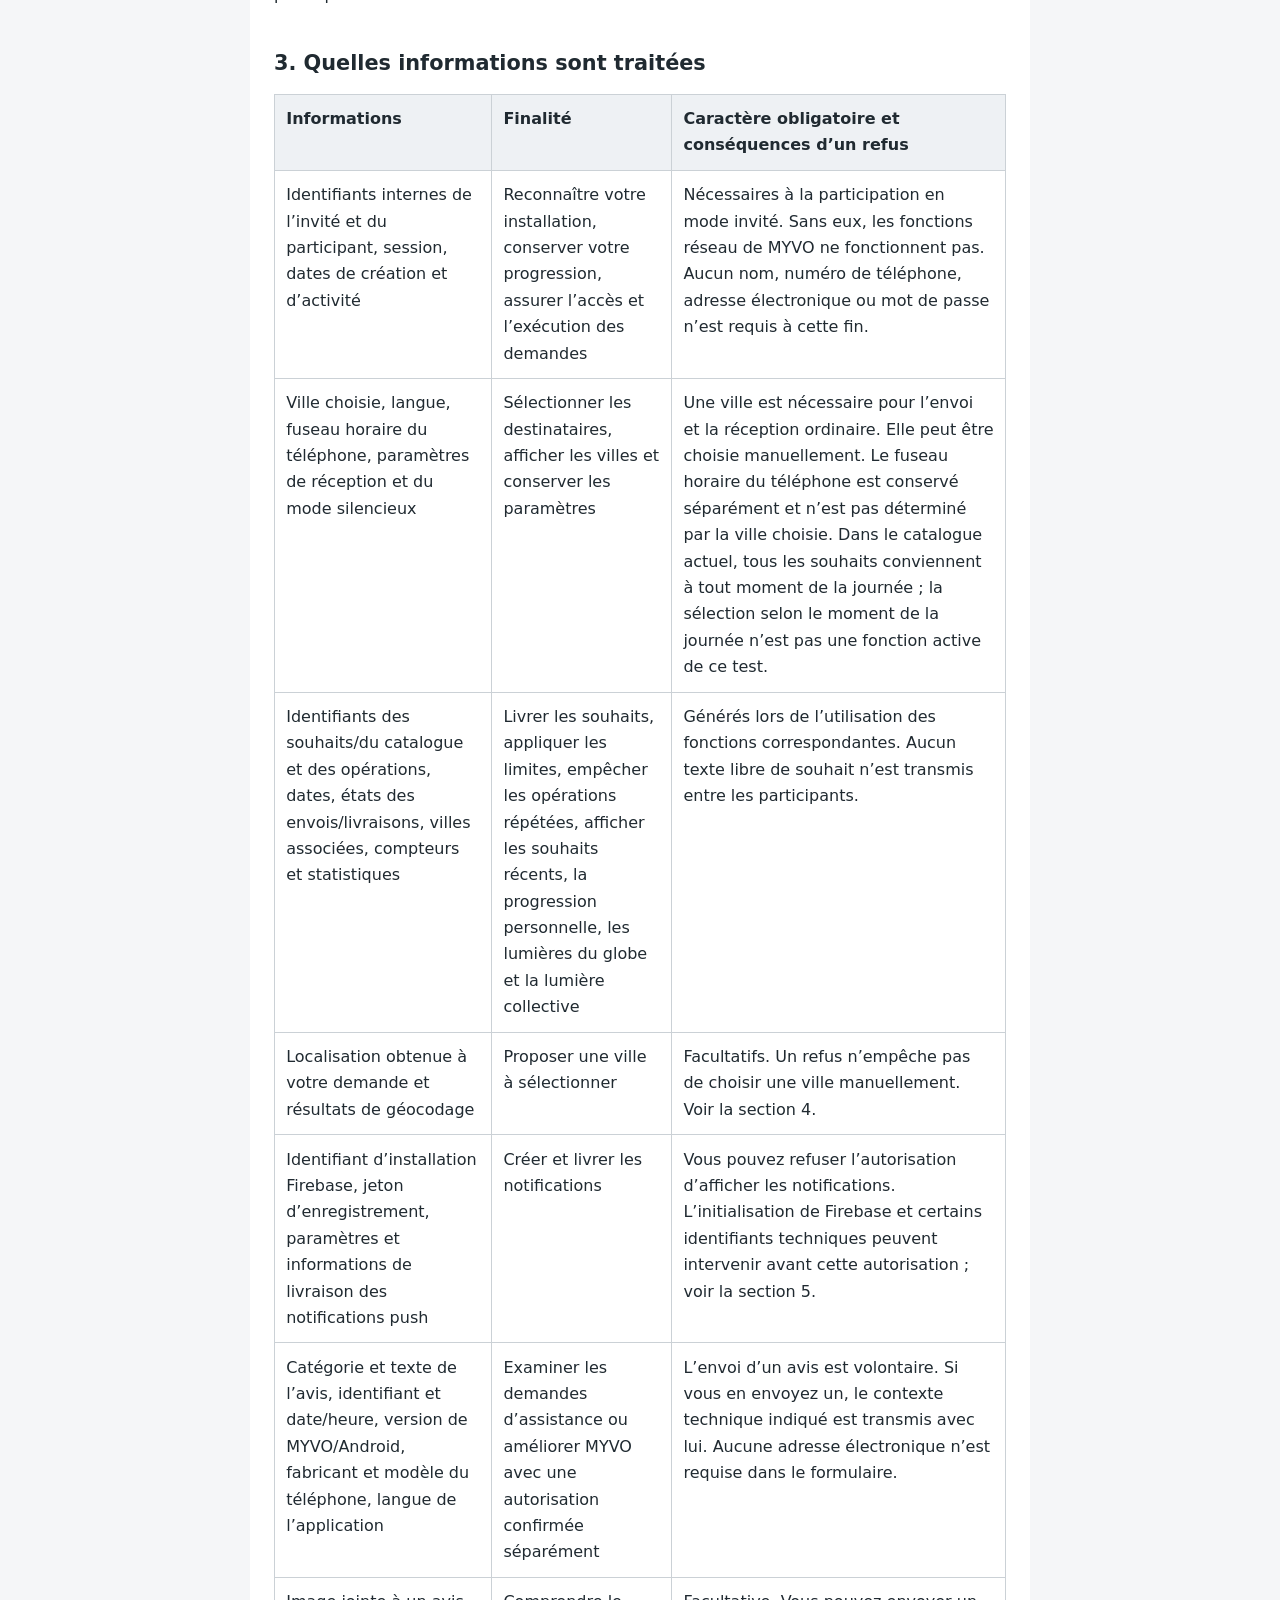
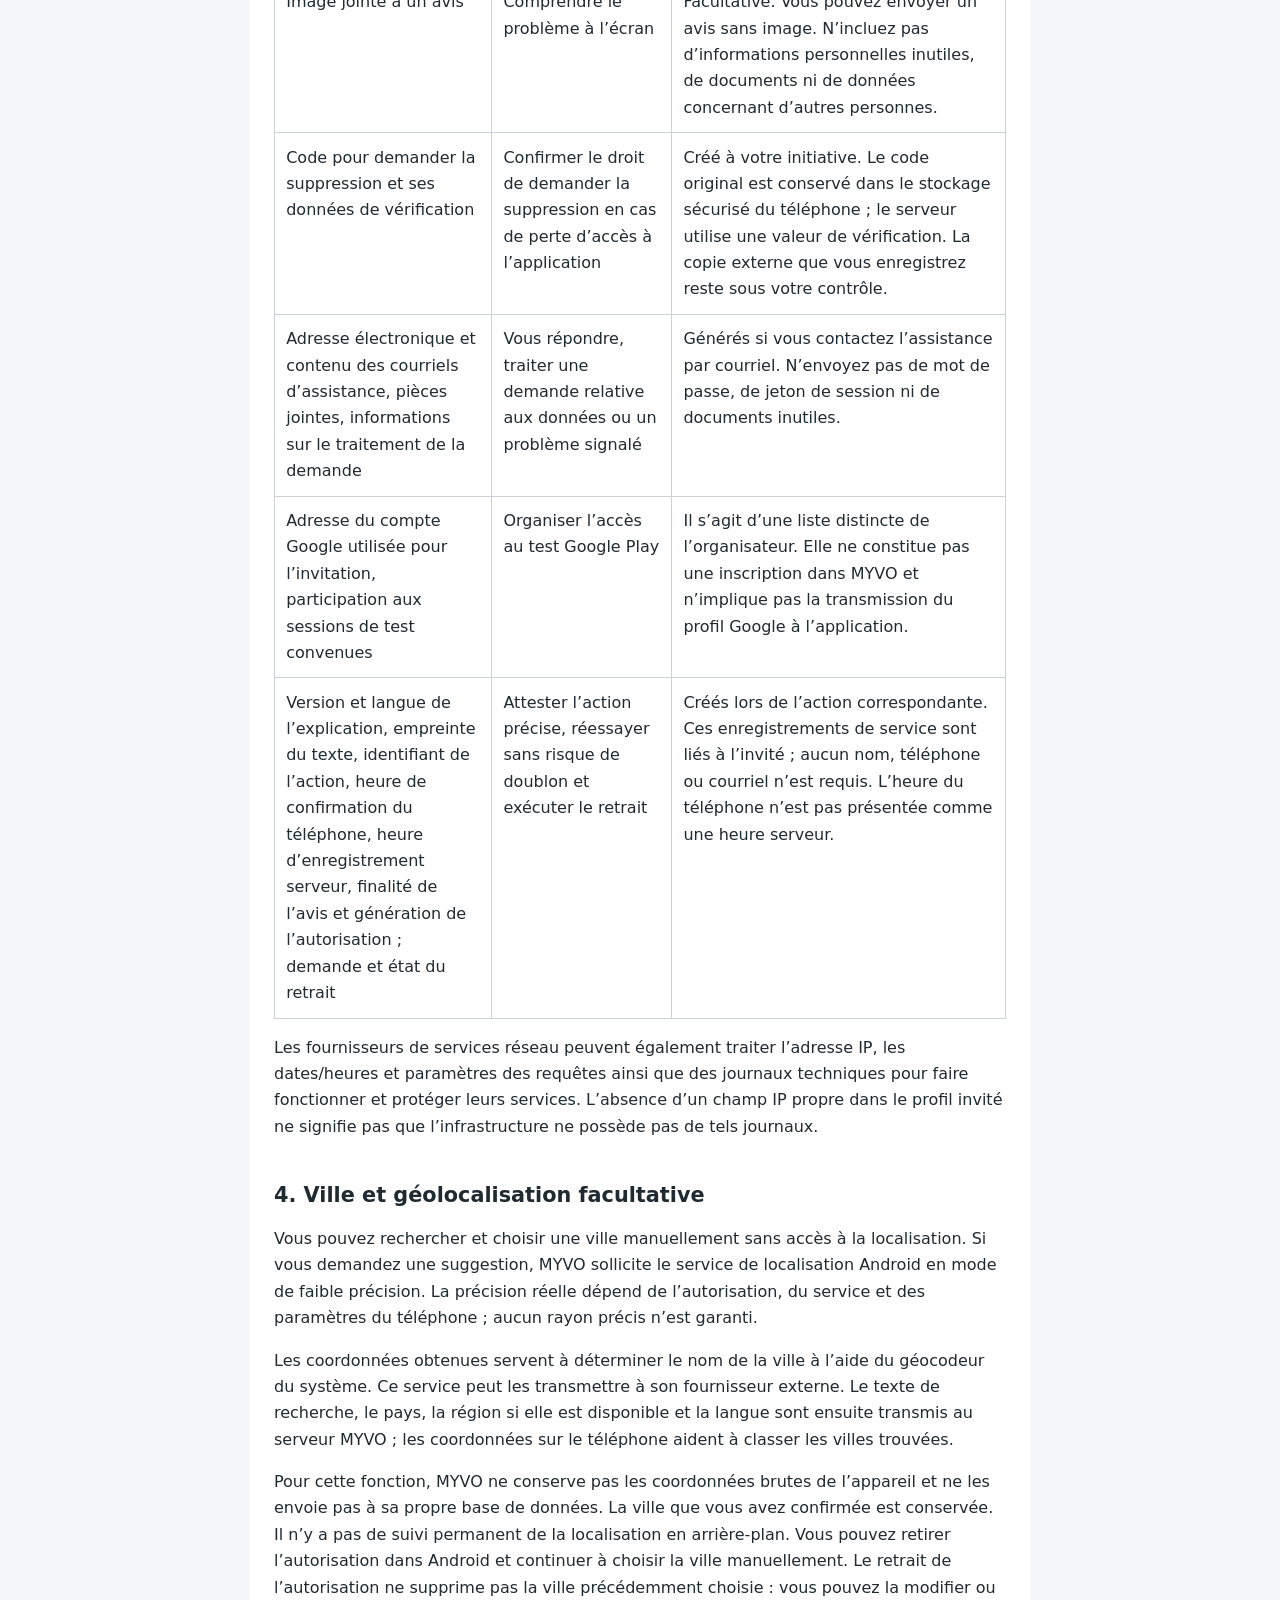
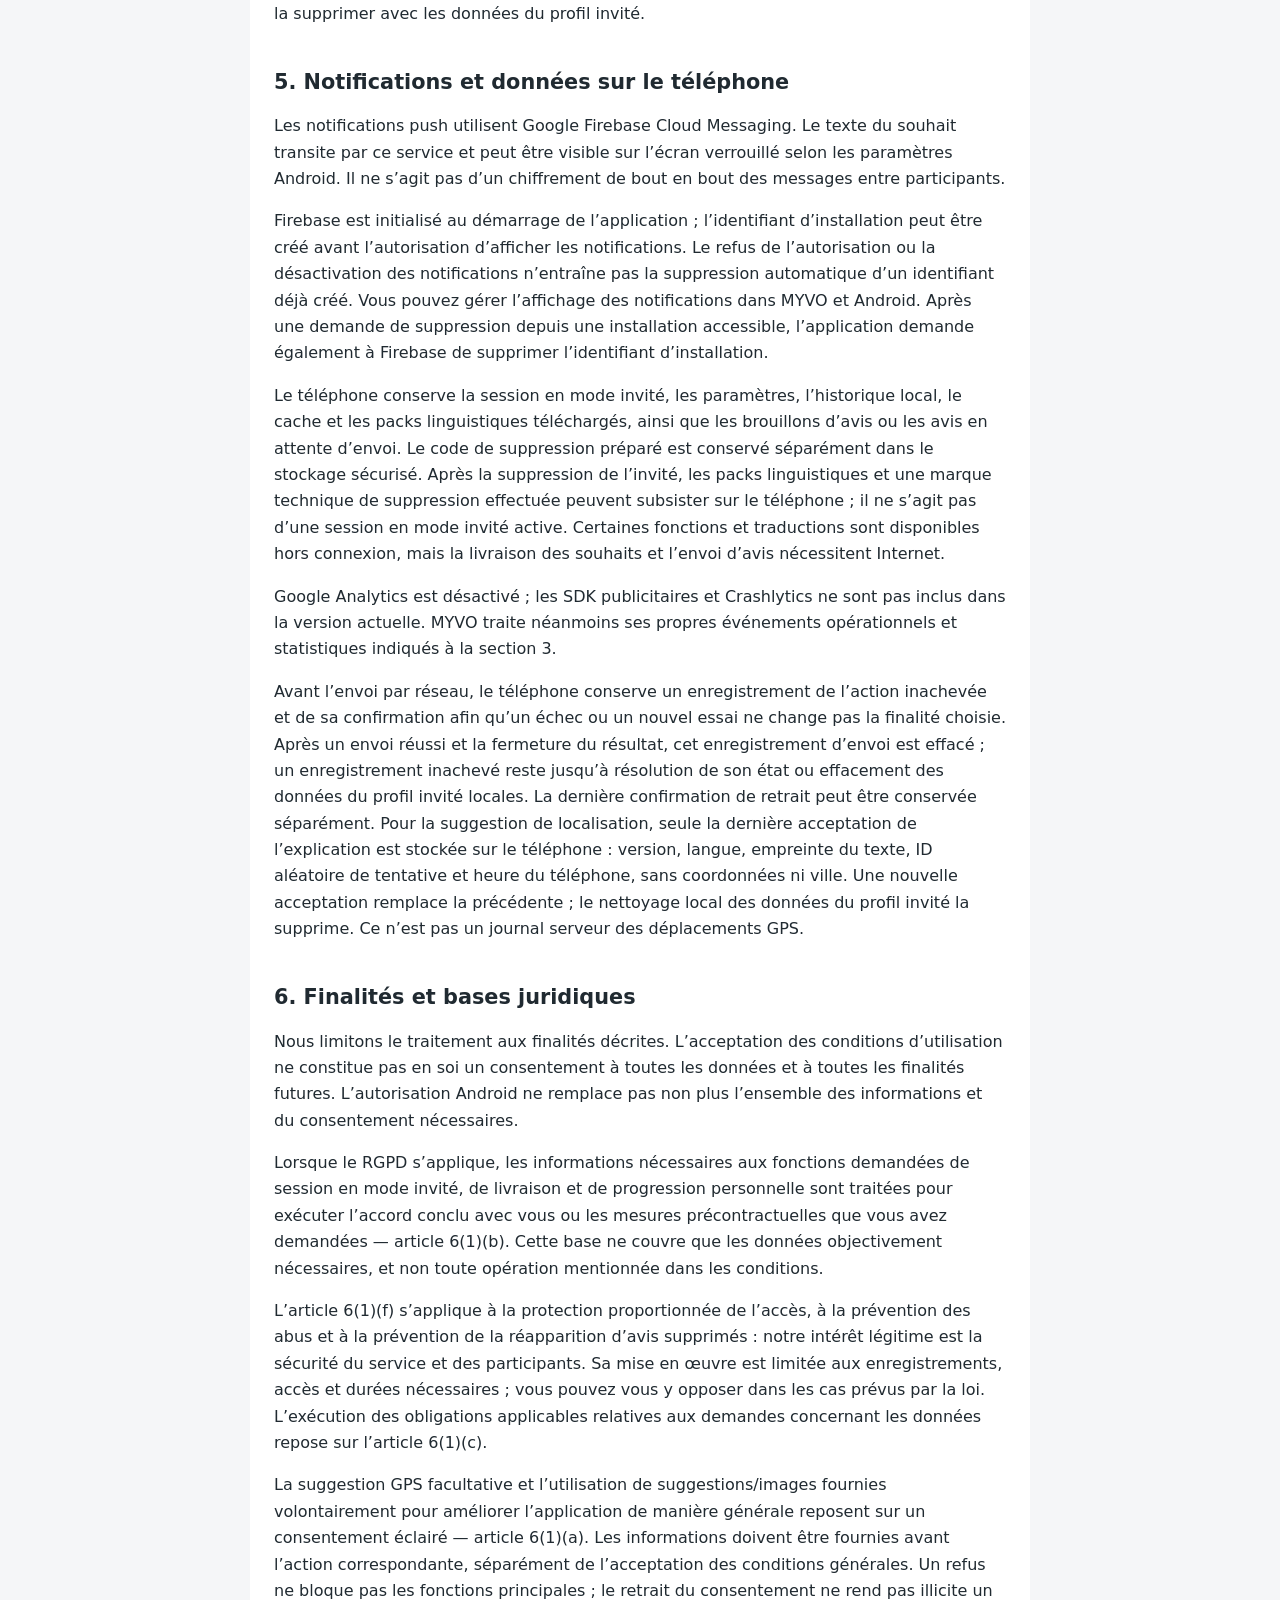
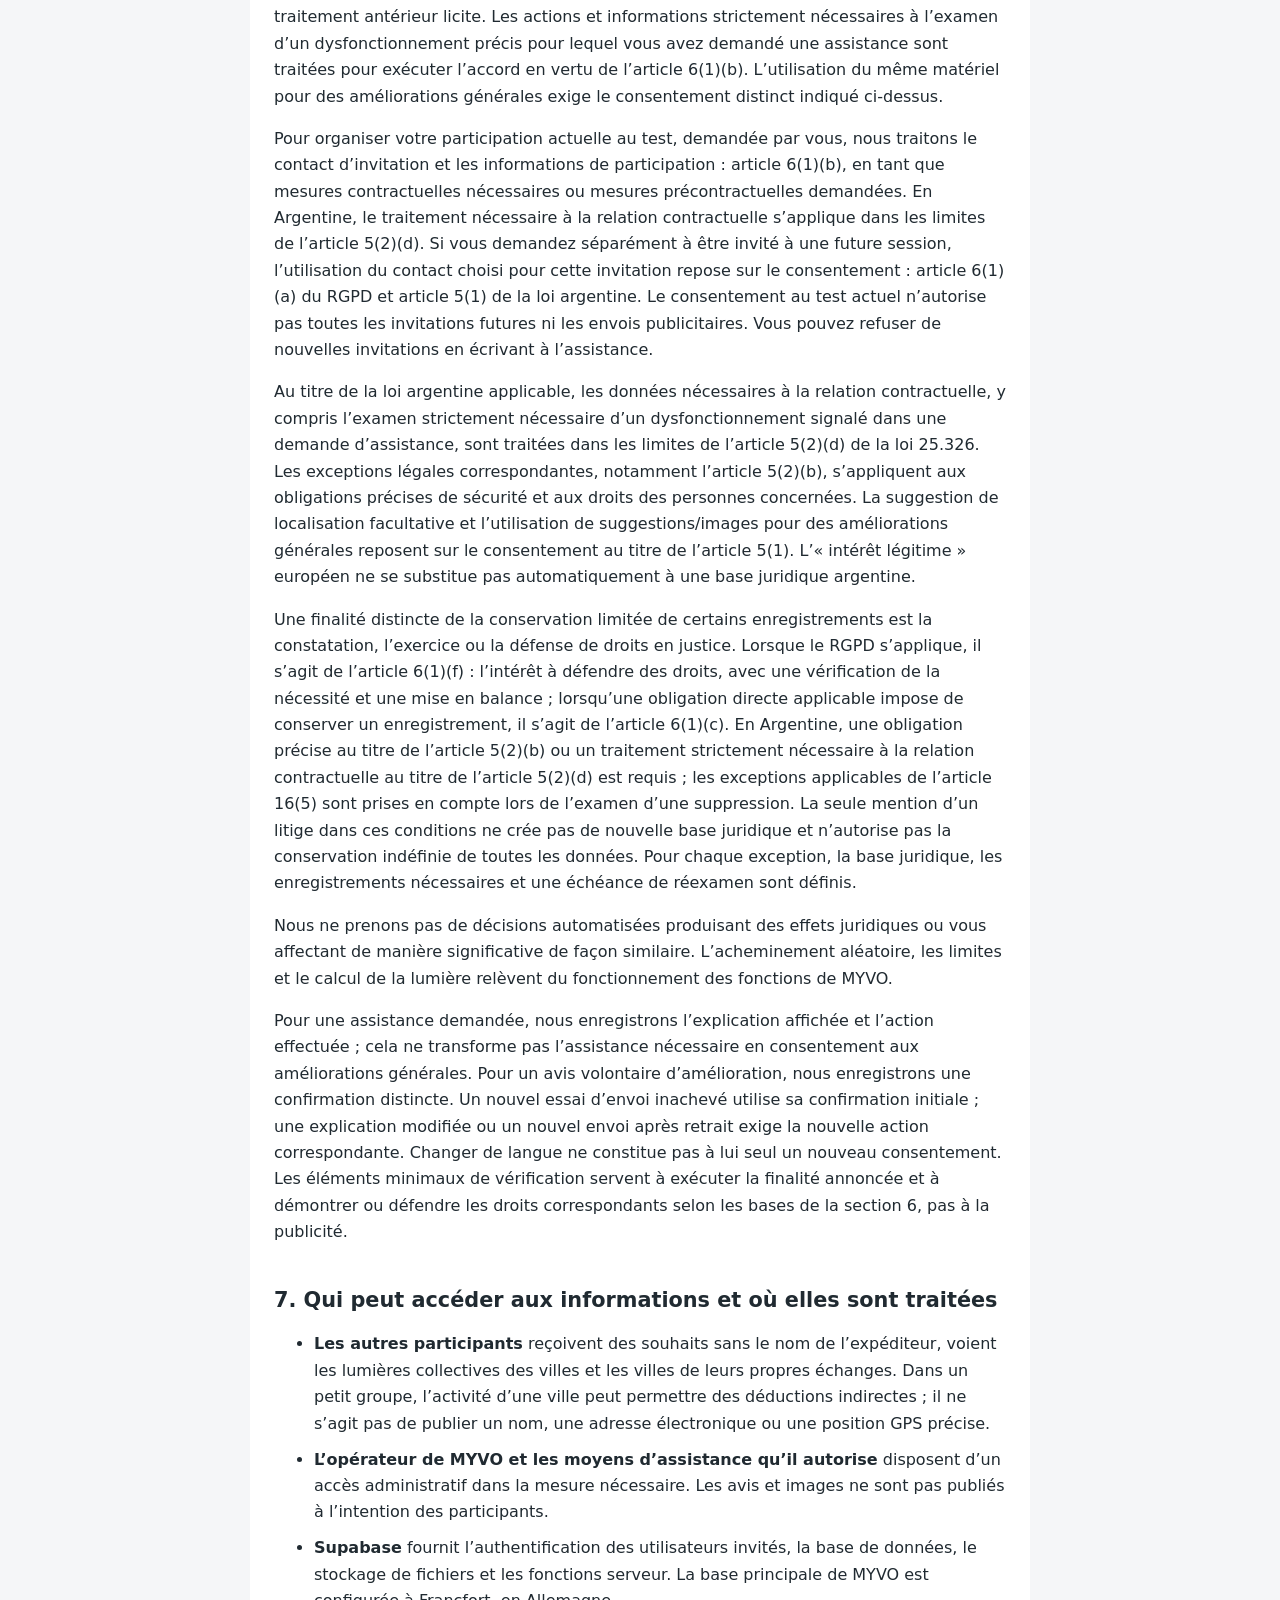
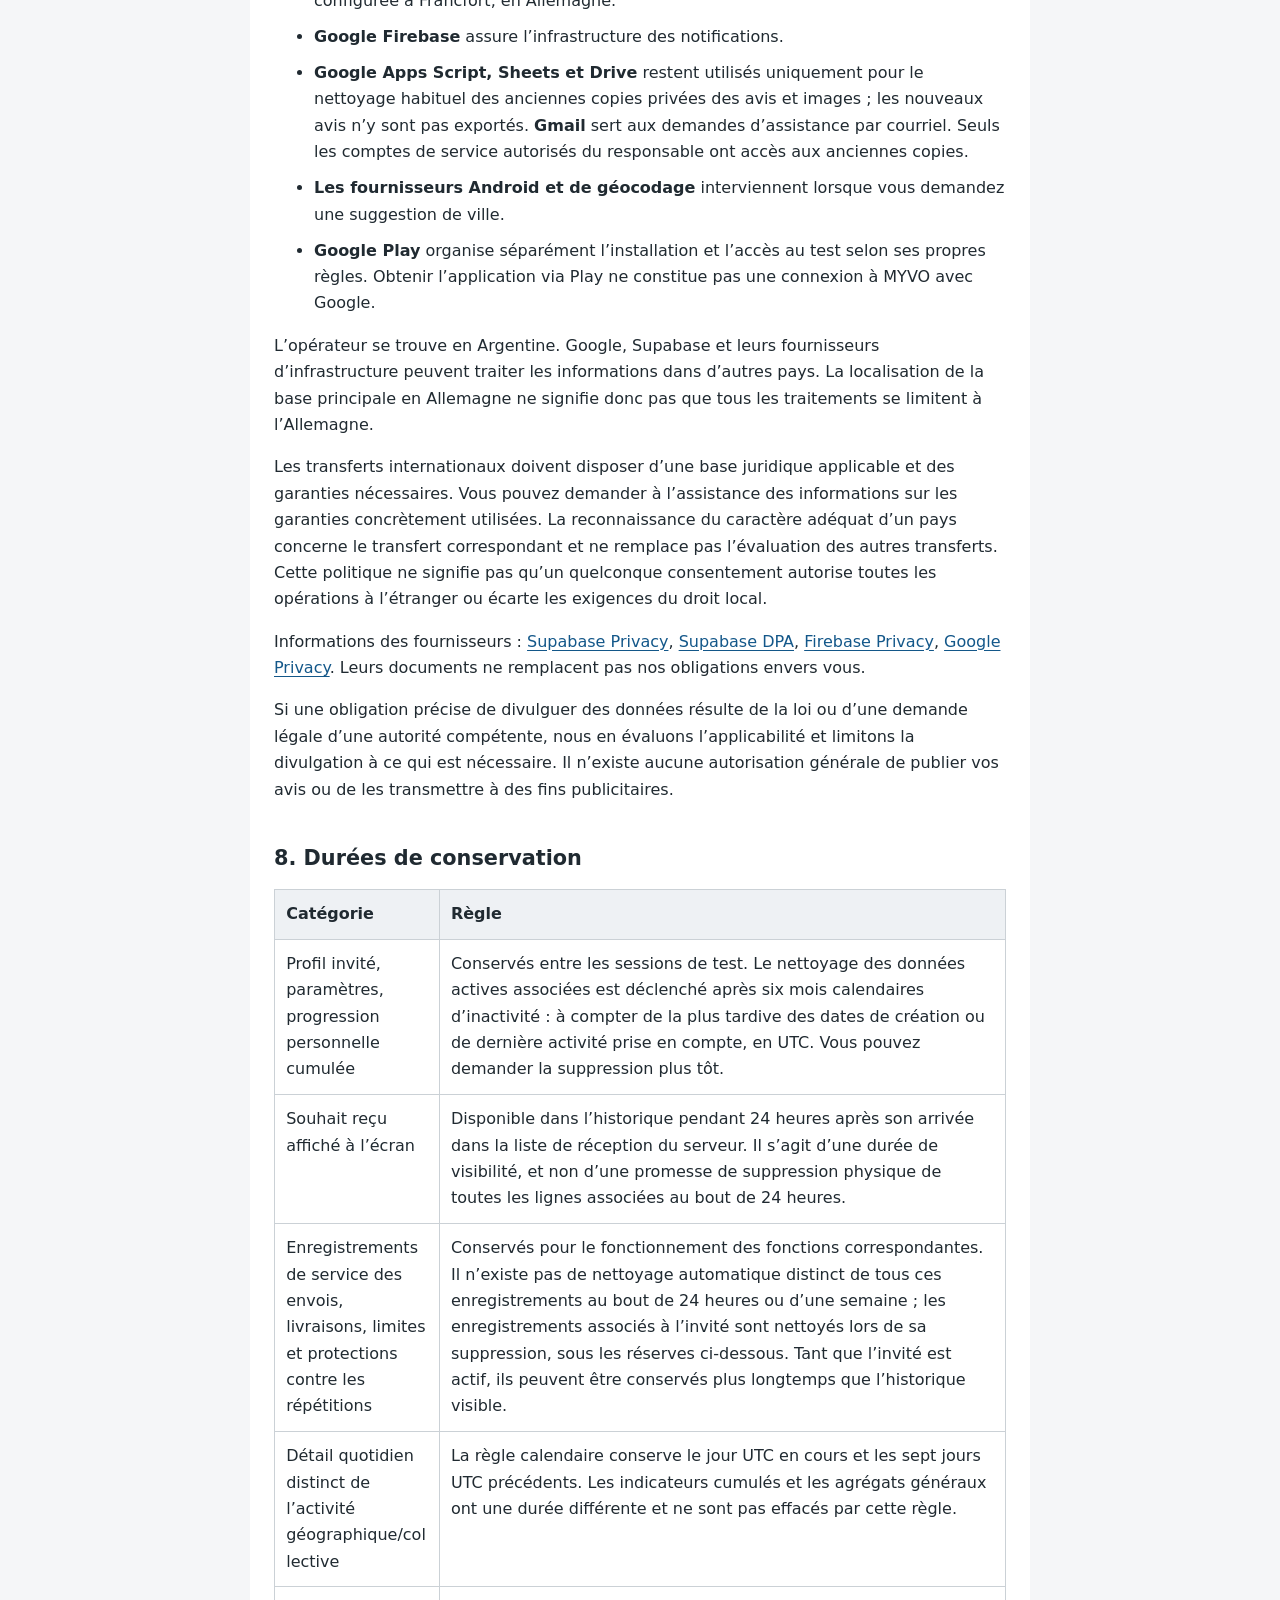
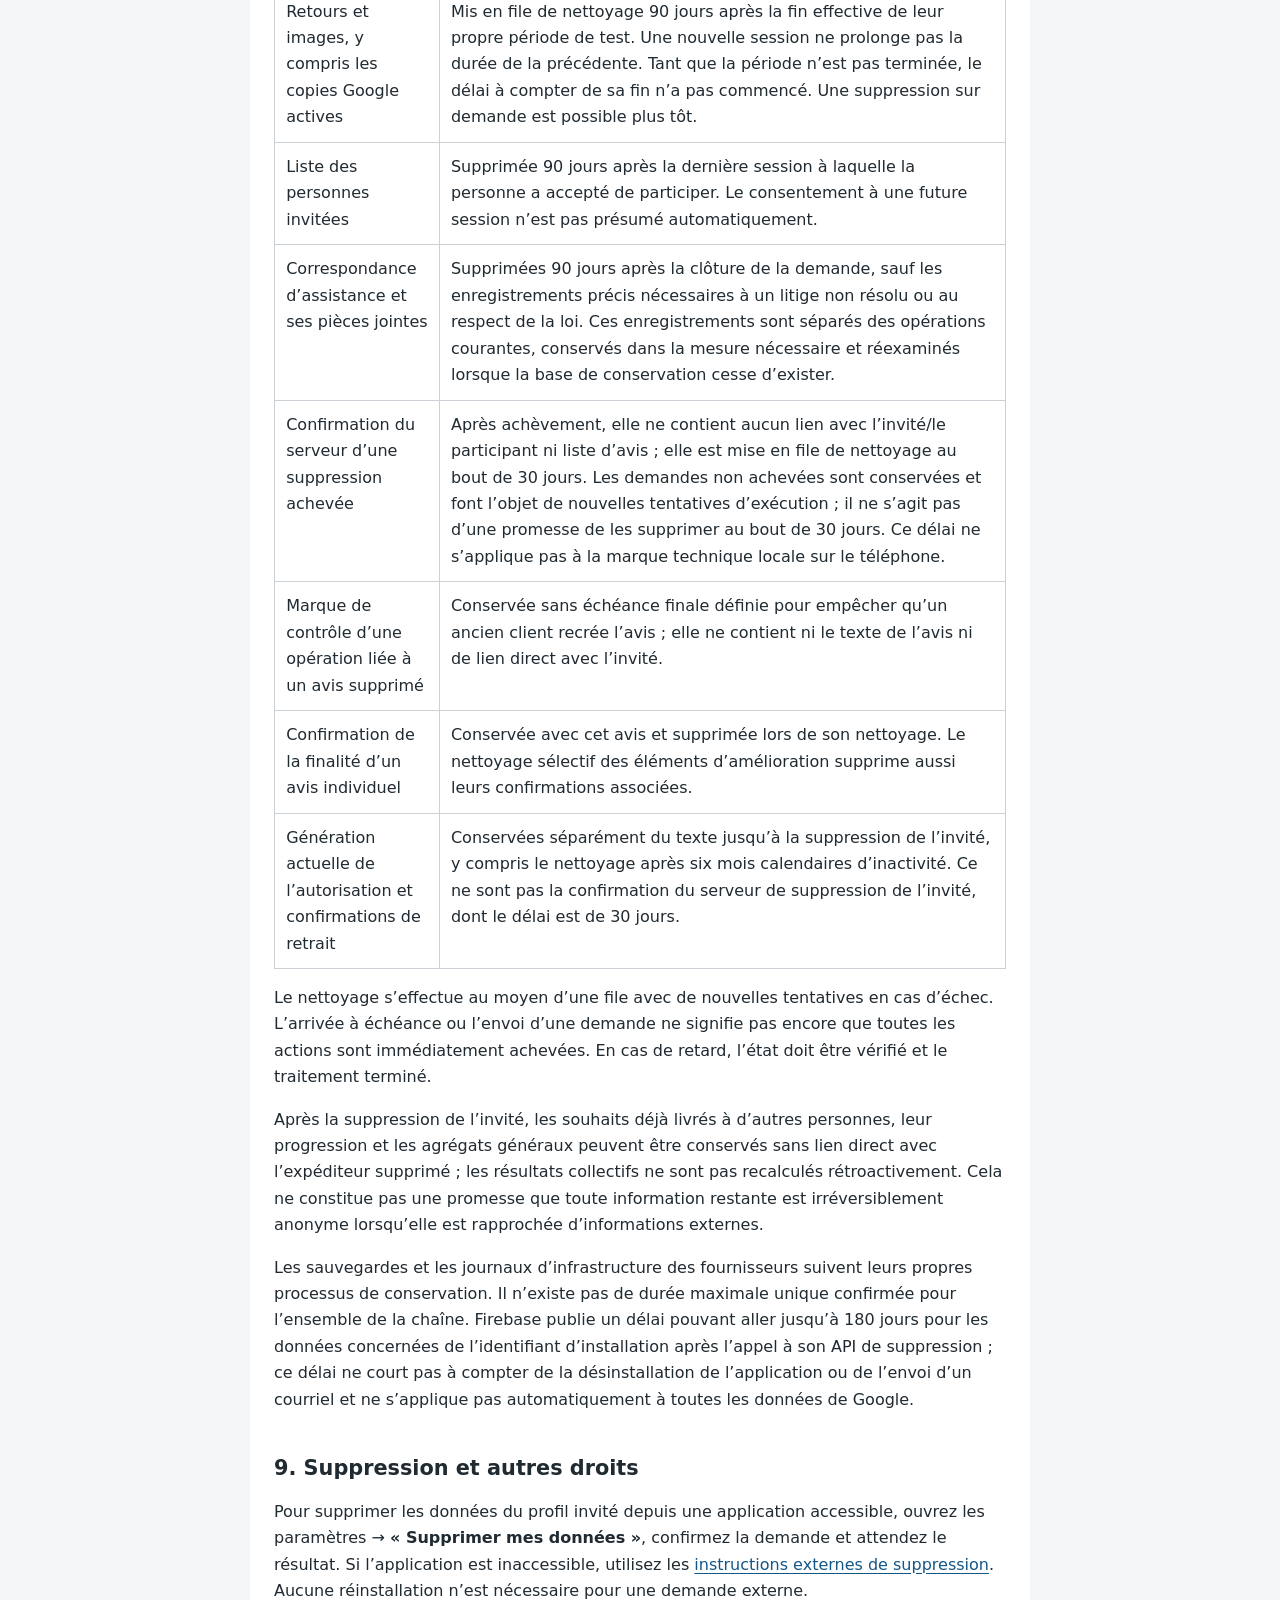
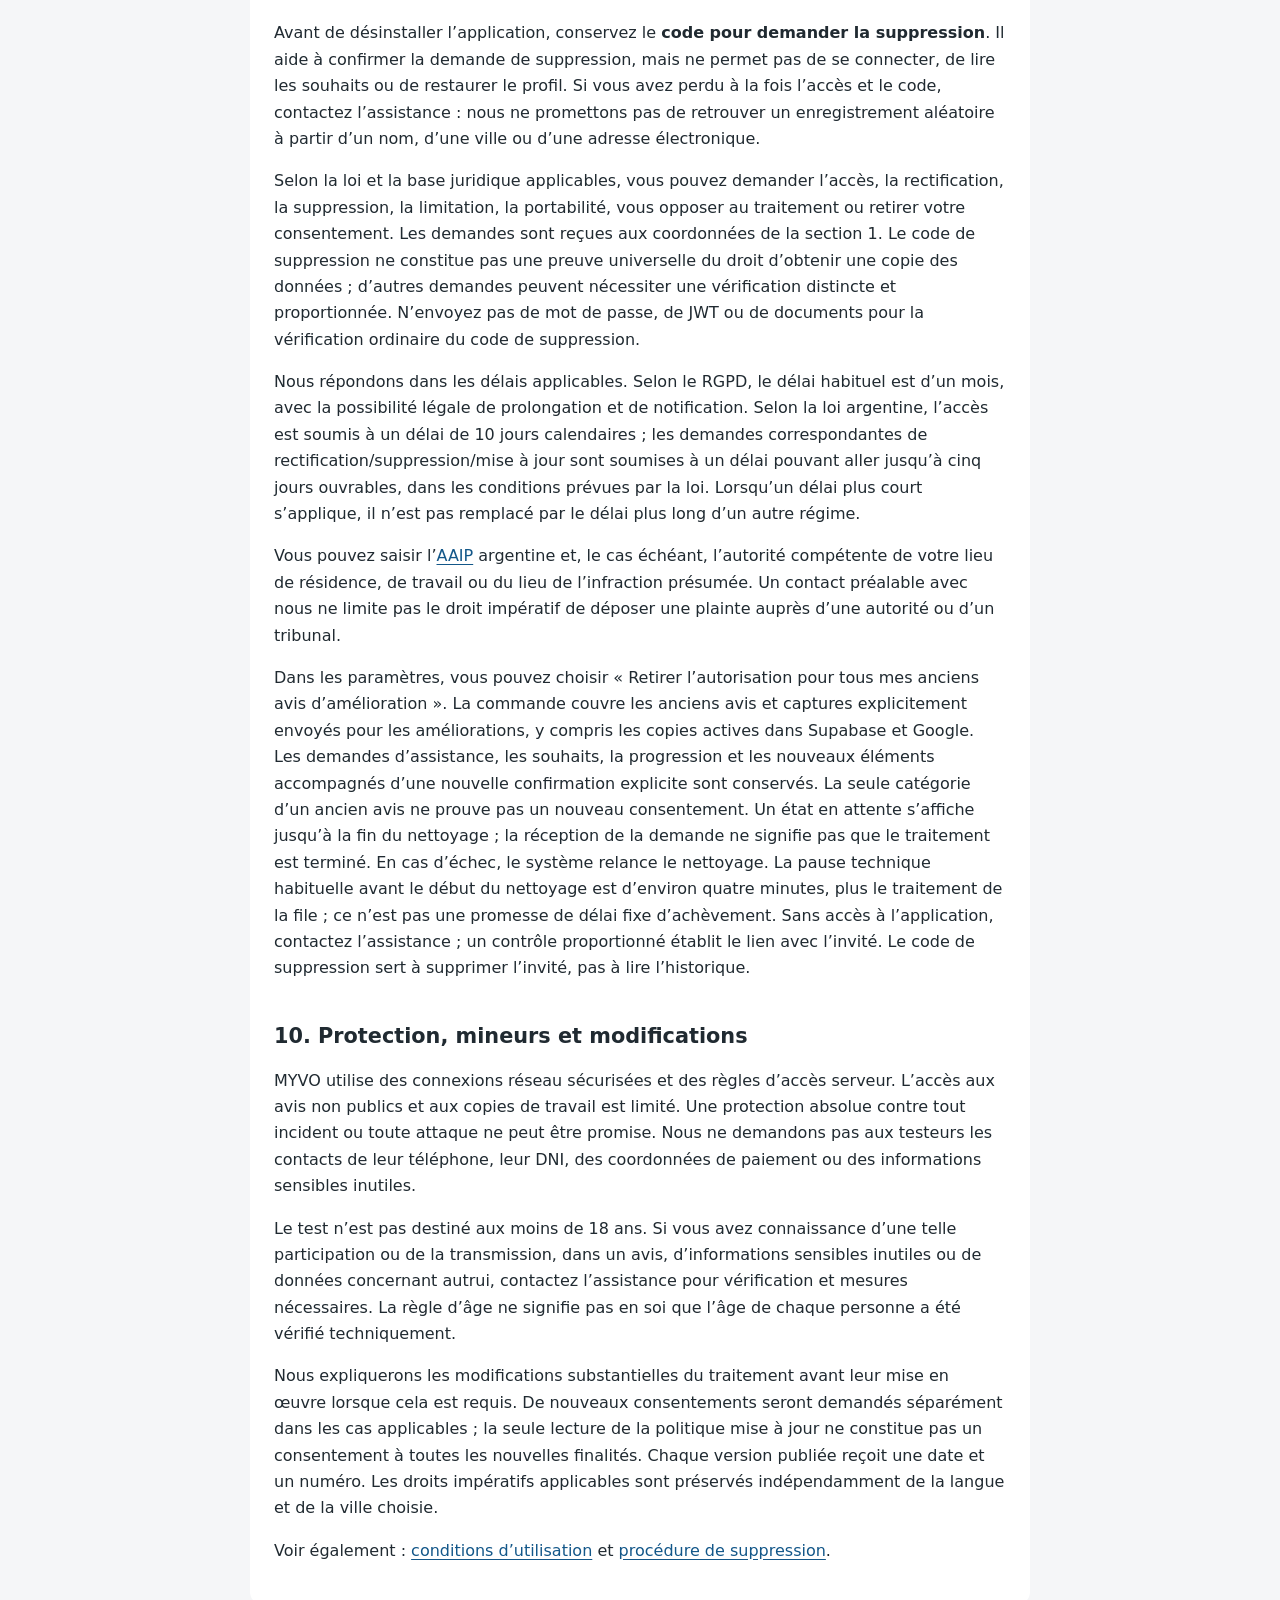
<file: privacy-fr.html>
<!doctype html>
<html lang="fr" translate="no">
<head>
<meta charset="utf-8">
<meta name="viewport" content="width=device-width, initial-scale=1">
<meta name="robots" content="noindex,nofollow">
<meta name="google" content="notranslate">
<meta http-equiv="Content-Security-Policy" content="default-src 'none'; style-src 'self'; base-uri 'none'; form-action 'none'">
<title>Politique de confidentialit&#233; de MYVO — MYVO RC6</title>
<link rel="stylesheet" href="style.css">
</head>
<body>
<header><a class="skip" href="#content">Aller au contenu</a><p><strong>MYVO</strong> · <a href="index.html">Tous les documents</a></p><nav aria-label="Langue"><a lang="ru" hreflang="ru" href="privacy-ru.html">Русский</a> <a lang="en" hreflang="en" href="privacy-en.html">English</a> <a lang="es" hreflang="es" href="privacy-es.html">Espa&#241;ol</a> <a lang="fr" hreflang="fr" href="privacy-fr.html" aria-current="page">Fran&#231;ais</a></nav><nav><a href="privacy-fr.html">Confidentialit&#233;</a> <a href="terms-fr.html">Conditions d’utilisation</a> <a href="deletion-fr.html">Suppression des donn&#233;es</a></nav><p>1.0-beta1 · 2026-11-10</p></header>
<main id="content"><h1 id="politique-de-confidentialite-de-myvo">Politique de confidentialité de MYVO</h1>
<p><strong>Version 1.0-beta1 du 4 novembre 2026.</strong> Entrée en vigueur le 10 novembre 2026.</p>
<p>Les nouveaux avis et les captures facultatives sont conservés dans Supabase et accessibles au responsable dans un tableau de bord privé. Aucune nouvelle copie n’est créée dans Google Sheets ou Google Drive. Les références aux copies Google des avis dans ce document concernent uniquement les anciennes copies de travail : elles restent privées et soumises aux mêmes règles de conservation et de suppression. Ce changement ne désactive ni les notifications Firebase ni l’assistance par courriel via Gmail.</p>
<p><em>Traduction assistée par ordinateur à partir du texte russe, non certifiée ; révision linguistique en attente.</em></p>
<h2 id="qui-est-responsable-des-donnees">1. Qui est responsable des données</h2>
<p><strong>Siarhei Kuchar</strong>, personne physique en Argentine, est responsable de MYVO et du traitement décrit dans cette politique.</p>
<p><strong>Adresse :</strong> Ayacucho 940, 1A, C1111AAD, Ciudad Autónoma de Buenos Aires, Argentina.</p>
<p><strong>Assistance et demandes relatives aux données :</strong> <a href="mailto:myvoapp.support@gmail.com">myvoapp.support@gmail.com</a>.</p>
<p>Cette politique couvre la version de test de l’application Android MYVO en mode invité, les fonctions serveur associées, les avis des testeurs, les invitations au test et les demandes d’assistance. Le test s’adresse aux personnes âgées de 18 ans et plus. MYVO n’impose pas d’inscription avec un nom, un numéro de téléphone ou une adresse électronique. Une éventuelle inscription future n’entre pas dans le cadre de cette version.</p>
<p>MYVO est entièrement gratuit : l’application ne comporte ni publicité, ni abonnement, ni achat intégré. Nous ne vendons pas les données des utilisateurs et ne les utilisons pas pour établir des profils publicitaires.</p>
<h2 id="ce-que-fait-myvo-et-ce-que-signifie-lanonymat">2. Ce que fait MYVO et ce que signifie l’anonymat</h2>
<p>Dans MYVO, vous choisissez un souhait dans un catalogue prédéfini et l’envoyez à un participant admissible choisi au hasard. La version de test propose cinq catégories et 27 souhaits. Le destinataire ne voit pas le nom de l’expéditeur ; il ne peut ni répondre à cette même personne ni engager une conversation libre.</p>
<p>Un profil invité doté d’un identifiant aléatoire est créé pour faire fonctionner le service. Les identifiants associés relient les paramètres, les envois, les réceptions et la progression. L’anonymat vis-à-vis d’un autre participant ne signifie pas qu’il soit impossible de rattacher les enregistrements de service à une personne à l’aide d’informations supplémentaires. L’opérateur de MYVO dispose d’un accès administratif aux enregistrements de service nécessaires.</p>
<p>Dans le cadre du test, un souhait pour lequel aucun destinataire ordinaire n’a été trouvé à temps peut être remis à l’opérateur de MYVO en qualité de destinataire spécial. Cela ne révèle pas le nom de l’expéditeur dans l’interface du souhait. Des règles de répartition distinctes s’appliquent à ce destinataire spécial ; ce rôle n’est pas attribué aux participants ordinaires.</p>
<h2 id="quelles-informations-sont-traitees">3. Quelles informations sont traitées</h2>
<div class="table-scroll" role="region" tabindex="0" aria-label="Tableau &#224; d&#233;filement horizontal"><table>
<thead>
<tr>
<th>Informations</th>
<th>Finalité</th>
<th>Caractère obligatoire et conséquences d’un refus</th>
</tr>
</thead>
<tbody>
<tr>
<td>Identifiants internes de l’invité et du participant, session, dates de création et d’activité</td>
<td>Reconnaître votre installation, conserver votre progression, assurer l’accès et l’exécution des demandes</td>
<td>Nécessaires à la participation en mode invité. Sans eux, les fonctions réseau de MYVO ne fonctionnent pas. Aucun nom, numéro de téléphone, adresse électronique ou mot de passe n’est requis à cette fin.</td>
</tr>
<tr>
<td>Ville choisie, langue, fuseau horaire du téléphone, paramètres de réception et du mode silencieux</td>
<td>Sélectionner les destinataires, afficher les villes et conserver les paramètres</td>
<td>Une ville est nécessaire pour l’envoi et la réception ordinaire. Elle peut être choisie manuellement. Le fuseau horaire du téléphone est conservé séparément et n’est pas déterminé par la ville choisie. Dans le catalogue actuel, tous les souhaits conviennent à tout moment de la journée ; la sélection selon le moment de la journée n’est pas une fonction active de ce test.</td>
</tr>
<tr>
<td>Identifiants des souhaits/du catalogue et des opérations, dates, états des envois/livraisons, villes associées, compteurs et statistiques</td>
<td>Livrer les souhaits, appliquer les limites, empêcher les opérations répétées, afficher les souhaits récents, la progression personnelle, les lumières du globe et la lumière collective</td>
<td>Générés lors de l’utilisation des fonctions correspondantes. Aucun texte libre de souhait n’est transmis entre les participants.</td>
</tr>
<tr>
<td>Localisation obtenue à votre demande et résultats de géocodage</td>
<td>Proposer une ville à sélectionner</td>
<td>Facultatifs. Un refus n’empêche pas de choisir une ville manuellement. Voir la section 4.</td>
</tr>
<tr>
<td>Identifiant d’installation Firebase, jeton d’enregistrement, paramètres et informations de livraison des notifications push</td>
<td>Créer et livrer les notifications</td>
<td>Vous pouvez refuser l’autorisation d’afficher les notifications. L’initialisation de Firebase et certains identifiants techniques peuvent intervenir avant cette autorisation ; voir la section 5.</td>
</tr>
<tr>
<td>Catégorie et texte de l’avis, identifiant et date/heure, version de MYVO/Android, fabricant et modèle du téléphone, langue de l’application</td>
<td>Examiner les demandes d’assistance ou améliorer MYVO avec une autorisation confirmée séparément</td>
<td>L’envoi d’un avis est volontaire. Si vous en envoyez un, le contexte technique indiqué est transmis avec lui. Aucune adresse électronique n’est requise dans le formulaire.</td>
</tr>
<tr>
<td>Image jointe à un avis</td>
<td>Comprendre le problème à l’écran</td>
<td>Facultative. Vous pouvez envoyer un avis sans image. N’incluez pas d’informations personnelles inutiles, de documents ni de données concernant d’autres personnes.</td>
</tr>
<tr>
<td>Code pour demander la suppression et ses données de vérification</td>
<td>Confirmer le droit de demander la suppression en cas de perte d’accès à l’application</td>
<td>Créé à votre initiative. Le code original est conservé dans le stockage sécurisé du téléphone ; le serveur utilise une valeur de vérification. La copie externe que vous enregistrez reste sous votre contrôle.</td>
</tr>
<tr>
<td>Adresse électronique et contenu des courriels d’assistance, pièces jointes, informations sur le traitement de la demande</td>
<td>Vous répondre, traiter une demande relative aux données ou un problème signalé</td>
<td>Générés si vous contactez l’assistance par courriel. N’envoyez pas de mot de passe, de jeton de session ni de documents inutiles.</td>
</tr>
<tr>
<td>Adresse du compte Google utilisée pour l’invitation, participation aux sessions de test convenues</td>
<td>Organiser l’accès au test Google Play</td>
<td>Il s’agit d’une liste distincte de l’organisateur. Elle ne constitue pas une inscription dans MYVO et n’implique pas la transmission du profil Google à l’application.</td>
</tr>
<tr>
<td>Version et langue de l’explication, empreinte du texte, identifiant de l’action, heure de confirmation du téléphone, heure d’enregistrement serveur, finalité de l’avis et génération de l’autorisation ; demande et état du retrait</td>
<td>Attester l’action précise, réessayer sans risque de doublon et exécuter le retrait</td>
<td>Créés lors de l’action correspondante. Ces enregistrements de service sont liés à l’invité ; aucun nom, téléphone ou courriel n’est requis. L’heure du téléphone n’est pas présentée comme une heure serveur.</td>
</tr>
</tbody>
</table></div>
<p>Les fournisseurs de services réseau peuvent également traiter l’adresse IP, les dates/heures et paramètres des requêtes ainsi que des journaux techniques pour faire fonctionner et protéger leurs services. L’absence d’un champ IP propre dans le profil invité ne signifie pas que l’infrastructure ne possède pas de tels journaux.</p>
<h2 id="ville-et-geolocalisation-facultative">4. Ville et géolocalisation facultative</h2>
<p>Vous pouvez rechercher et choisir une ville manuellement sans accès à la localisation. Si vous demandez une suggestion, MYVO sollicite le service de localisation Android en mode de faible précision. La précision réelle dépend de l’autorisation, du service et des paramètres du téléphone ; aucun rayon précis n’est garanti.</p>
<p>Les coordonnées obtenues servent à déterminer le nom de la ville à l’aide du géocodeur du système. Ce service peut les transmettre à son fournisseur externe. Le texte de recherche, le pays, la région si elle est disponible et la langue sont ensuite transmis au serveur MYVO ; les coordonnées sur le téléphone aident à classer les villes trouvées.</p>
<p>Pour cette fonction, MYVO ne conserve pas les coordonnées brutes de l’appareil et ne les envoie pas à sa propre base de données. La ville que vous avez confirmée est conservée. Il n’y a pas de suivi permanent de la localisation en arrière-plan. Vous pouvez retirer l’autorisation dans Android et continuer à choisir la ville manuellement. Le retrait de l’autorisation ne supprime pas la ville précédemment choisie : vous pouvez la modifier ou la supprimer avec les données du profil invité.</p>
<h2 id="notifications-et-donnees-sur-le-telephone">5. Notifications et données sur le téléphone</h2>
<p>Les notifications push utilisent Google Firebase Cloud Messaging. Le texte du souhait transite par ce service et peut être visible sur l’écran verrouillé selon les paramètres Android. Il ne s’agit pas d’un chiffrement de bout en bout des messages entre participants.</p>
<p>Firebase est initialisé au démarrage de l’application ; l’identifiant d’installation peut être créé avant l’autorisation d’afficher les notifications. Le refus de l’autorisation ou la désactivation des notifications n’entraîne pas la suppression automatique d’un identifiant déjà créé. Vous pouvez gérer l’affichage des notifications dans MYVO et Android. Après une demande de suppression depuis une installation accessible, l’application demande également à Firebase de supprimer l’identifiant d’installation.</p>
<p>Le téléphone conserve la session en mode invité, les paramètres, l’historique local, le cache et les packs linguistiques téléchargés, ainsi que les brouillons d’avis ou les avis en attente d’envoi. Le code de suppression préparé est conservé séparément dans le stockage sécurisé. Après la suppression de l’invité, les packs linguistiques et une marque technique de suppression effectuée peuvent subsister sur le téléphone ; il ne s’agit pas d’une session en mode invité active. Certaines fonctions et traductions sont disponibles hors connexion, mais la livraison des souhaits et l’envoi d’avis nécessitent Internet.</p>
<p>Google Analytics est désactivé ; les SDK publicitaires et Crashlytics ne sont pas inclus dans la version actuelle. MYVO traite néanmoins ses propres événements opérationnels et statistiques indiqués à la section 3.</p>
<p>Avant l’envoi par réseau, le téléphone conserve un enregistrement de l’action inachevée et de sa confirmation afin qu’un échec ou un nouvel essai ne change pas la finalité choisie. Après un envoi réussi et la fermeture du résultat, cet enregistrement d’envoi est effacé ; un enregistrement inachevé reste jusqu’à résolution de son état ou effacement des données du profil invité locales. La dernière confirmation de retrait peut être conservée séparément. Pour la suggestion de localisation, seule la dernière acceptation de l’explication est stockée sur le téléphone : version, langue, empreinte du texte, ID aléatoire de tentative et heure du téléphone, sans coordonnées ni ville. Une nouvelle acceptation remplace la précédente ; le nettoyage local des données du profil invité la supprime. Ce n’est pas un journal serveur des déplacements GPS.</p>
<h2 id="finalites-et-bases-juridiques">6. Finalités et bases juridiques</h2>
<p>Nous limitons le traitement aux finalités décrites. L’acceptation des conditions d’utilisation ne constitue pas en soi un consentement à toutes les données et à toutes les finalités futures. L’autorisation Android ne remplace pas non plus l’ensemble des informations et du consentement nécessaires.</p>
<p>Lorsque le RGPD s’applique, les informations nécessaires aux fonctions demandées de session en mode invité, de livraison et de progression personnelle sont traitées pour exécuter l’accord conclu avec vous ou les mesures précontractuelles que vous avez demandées — article 6(1)(b). Cette base ne couvre que les données objectivement nécessaires, et non toute opération mentionnée dans les conditions.</p>
<p>L’article 6(1)(f) s’applique à la protection proportionnée de l’accès, à la prévention des abus et à la prévention de la réapparition d’avis supprimés : notre intérêt légitime est la sécurité du service et des participants. Sa mise en œuvre est limitée aux enregistrements, accès et durées nécessaires ; vous pouvez vous y opposer dans les cas prévus par la loi. L’exécution des obligations applicables relatives aux demandes concernant les données repose sur l’article 6(1)(c).</p>
<p>La suggestion GPS facultative et l’utilisation de suggestions/images fournies volontairement pour améliorer l’application de manière générale reposent sur un consentement éclairé — article 6(1)(a). Les informations doivent être fournies avant l’action correspondante, séparément de l’acceptation des conditions générales. Un refus ne bloque pas les fonctions principales ; le retrait du consentement ne rend pas illicite un traitement antérieur licite. Les actions et informations strictement nécessaires à l’examen d’un dysfonctionnement précis pour lequel vous avez demandé une assistance sont traitées pour exécuter l’accord en vertu de l’article 6(1)(b). L’utilisation du même matériel pour des améliorations générales exige le consentement distinct indiqué ci-dessus.</p>
<p>Pour organiser votre participation actuelle au test, demandée par vous, nous traitons le contact d’invitation et les informations de participation : article 6(1)(b), en tant que mesures contractuelles nécessaires ou mesures précontractuelles demandées. En Argentine, le traitement nécessaire à la relation contractuelle s’applique dans les limites de l’article 5(2)(d). Si vous demandez séparément à être invité à une future session, l’utilisation du contact choisi pour cette invitation repose sur le consentement : article 6(1)(a) du RGPD et article 5(1) de la loi argentine. Le consentement au test actuel n’autorise pas toutes les invitations futures ni les envois publicitaires. Vous pouvez refuser de nouvelles invitations en écrivant à l’assistance.</p>
<p>Au titre de la loi argentine applicable, les données nécessaires à la relation contractuelle, y compris l’examen strictement nécessaire d’un dysfonctionnement signalé dans une demande d’assistance, sont traitées dans les limites de l’article 5(2)(d) de la loi 25.326. Les exceptions légales correspondantes, notamment l’article 5(2)(b), s’appliquent aux obligations précises de sécurité et aux droits des personnes concernées. La suggestion de localisation facultative et l’utilisation de suggestions/images pour des améliorations générales reposent sur le consentement au titre de l’article 5(1). L’« intérêt légitime » européen ne se substitue pas automatiquement à une base juridique argentine.</p>
<p>Une finalité distincte de la conservation limitée de certains enregistrements est la constatation, l’exercice ou la défense de droits en justice. Lorsque le RGPD s’applique, il s’agit de l’article 6(1)(f) : l’intérêt à défendre des droits, avec une vérification de la nécessité et une mise en balance ; lorsqu’une obligation directe applicable impose de conserver un enregistrement, il s’agit de l’article 6(1)(c). En Argentine, une obligation précise au titre de l’article 5(2)(b) ou un traitement strictement nécessaire à la relation contractuelle au titre de l’article 5(2)(d) est requis ; les exceptions applicables de l’article 16(5) sont prises en compte lors de l’examen d’une suppression. La seule mention d’un litige dans ces conditions ne crée pas de nouvelle base juridique et n’autorise pas la conservation indéfinie de toutes les données. Pour chaque exception, la base juridique, les enregistrements nécessaires et une échéance de réexamen sont définis.</p>
<p>Nous ne prenons pas de décisions automatisées produisant des effets juridiques ou vous affectant de manière significative de façon similaire. L’acheminement aléatoire, les limites et le calcul de la lumière relèvent du fonctionnement des fonctions de MYVO.</p>
<p>Pour une assistance demandée, nous enregistrons l’explication affichée et l’action effectuée ; cela ne transforme pas l’assistance nécessaire en consentement aux améliorations générales. Pour un avis volontaire d’amélioration, nous enregistrons une confirmation distincte. Un nouvel essai d’envoi inachevé utilise sa confirmation initiale ; une explication modifiée ou un nouvel envoi après retrait exige la nouvelle action correspondante. Changer de langue ne constitue pas à lui seul un nouveau consentement. Les éléments minimaux de vérification servent à exécuter la finalité annoncée et à démontrer ou défendre les droits correspondants selon les bases de la section 6, pas à la publicité.</p>
<h2 id="qui-peut-acceder-aux-informations-et-ou-elles-sont-traitees">7. Qui peut accéder aux informations et où elles sont traitées</h2>
<ul>
<li><strong>Les autres participants</strong> reçoivent des souhaits sans le nom de l’expéditeur, voient les lumières collectives des villes et les villes de leurs propres échanges. Dans un petit groupe, l’activité d’une ville peut permettre des déductions indirectes ; il ne s’agit pas de publier un nom, une adresse électronique ou une position GPS précise.</li>
<li><strong>L’opérateur de MYVO et les moyens d’assistance qu’il autorise</strong> disposent d’un accès administratif dans la mesure nécessaire. Les avis et images ne sont pas publiés à l’intention des participants.</li>
<li><strong>Supabase</strong> fournit l’authentification des utilisateurs invités, la base de données, le stockage de fichiers et les fonctions serveur. La base principale de MYVO est configurée à Francfort, en Allemagne.</li>
<li><strong>Google Firebase</strong> assure l’infrastructure des notifications.</li>
<li><strong>Google Apps Script, Sheets et Drive</strong> restent utilisés uniquement pour le nettoyage habituel des anciennes copies privées des avis et images ; les nouveaux avis n’y sont pas exportés. <strong>Gmail</strong> sert aux demandes d’assistance par courriel. Seuls les comptes de service autorisés du responsable ont accès aux anciennes copies.</li>
<li><strong>Les fournisseurs Android et de géocodage</strong> interviennent lorsque vous demandez une suggestion de ville.</li>
<li><strong>Google Play</strong> organise séparément l’installation et l’accès au test selon ses propres règles. Obtenir l’application via Play ne constitue pas une connexion à MYVO avec Google.</li>
</ul>
<p>L’opérateur se trouve en Argentine. Google, Supabase et leurs fournisseurs d’infrastructure peuvent traiter les informations dans d’autres pays. La localisation de la base principale en Allemagne ne signifie donc pas que tous les traitements se limitent à l’Allemagne.</p>
<p>Les transferts internationaux doivent disposer d’une base juridique applicable et des garanties nécessaires. Vous pouvez demander à l’assistance des informations sur les garanties concrètement utilisées. La reconnaissance du caractère adéquat d’un pays concerne le transfert correspondant et ne remplace pas l’évaluation des autres transferts. Cette politique ne signifie pas qu’un quelconque consentement autorise toutes les opérations à l’étranger ou écarte les exigences du droit local.</p>
<p>Informations des fournisseurs : <a href="https://supabase.com/privacy">Supabase Privacy</a>, <a href="https://supabase.com/legal/customer-resources/data-processing-addendum">Supabase DPA</a>, <a href="https://firebase.google.com/support/privacy">Firebase Privacy</a>, <a href="https://policies.google.com/privacy">Google Privacy</a>. Leurs documents ne remplacent pas nos obligations envers vous.</p>
<p>Si une obligation précise de divulguer des données résulte de la loi ou d’une demande légale d’une autorité compétente, nous en évaluons l’applicabilité et limitons la divulgation à ce qui est nécessaire. Il n’existe aucune autorisation générale de publier vos avis ou de les transmettre à des fins publicitaires.</p>
<h2 id="durees-de-conservation">8. Durées de conservation</h2>
<div class="table-scroll" role="region" tabindex="0" aria-label="Tableau &#224; d&#233;filement horizontal"><table>
<thead>
<tr>
<th>Catégorie</th>
<th>Règle</th>
</tr>
</thead>
<tbody>
<tr>
<td>Profil invité, paramètres, progression personnelle cumulée</td>
<td>Conservés entre les sessions de test. Le nettoyage des données actives associées est déclenché après six mois calendaires d’inactivité : à compter de la plus tardive des dates de création ou de dernière activité prise en compte, en UTC. Vous pouvez demander la suppression plus tôt.</td>
</tr>
<tr>
<td>Souhait reçu affiché à l’écran</td>
<td>Disponible dans l’historique pendant 24 heures après son arrivée dans la liste de réception du serveur. Il s’agit d’une durée de visibilité, et non d’une promesse de suppression physique de toutes les lignes associées au bout de 24 heures.</td>
</tr>
<tr>
<td>Enregistrements de service des envois, livraisons, limites et protections contre les répétitions</td>
<td>Conservés pour le fonctionnement des fonctions correspondantes. Il n’existe pas de nettoyage automatique distinct de tous ces enregistrements au bout de 24 heures ou d’une semaine ; les enregistrements associés à l’invité sont nettoyés lors de sa suppression, sous les réserves ci-dessous. Tant que l’invité est actif, ils peuvent être conservés plus longtemps que l’historique visible.</td>
</tr>
<tr>
<td>Détail quotidien distinct de l’activité géographique/collective</td>
<td>La règle calendaire conserve le jour UTC en cours et les sept jours UTC précédents. Les indicateurs cumulés et les agrégats généraux ont une durée différente et ne sont pas effacés par cette règle.</td>
</tr>
<tr>
<td>Retours et images, y compris les copies Google actives</td>
<td>Mis en file de nettoyage 90 jours après la fin effective de leur propre période de test. Une nouvelle session ne prolonge pas la durée de la précédente. Tant que la période n’est pas terminée, le délai à compter de sa fin n’a pas commencé. Une suppression sur demande est possible plus tôt.</td>
</tr>
<tr>
<td>Liste des personnes invitées</td>
<td>Supprimée 90 jours après la dernière session à laquelle la personne a accepté de participer. Le consentement à une future session n’est pas présumé automatiquement.</td>
</tr>
<tr>
<td>Correspondance d’assistance et ses pièces jointes</td>
<td>Supprimées 90 jours après la clôture de la demande, sauf les enregistrements précis nécessaires à un litige non résolu ou au respect de la loi. Ces enregistrements sont séparés des opérations courantes, conservés dans la mesure nécessaire et réexaminés lorsque la base de conservation cesse d’exister.</td>
</tr>
<tr>
<td>Confirmation du serveur d’une suppression achevée</td>
<td>Après achèvement, elle ne contient aucun lien avec l’invité/le participant ni liste d’avis ; elle est mise en file de nettoyage au bout de 30 jours. Les demandes non achevées sont conservées et font l’objet de nouvelles tentatives d’exécution ; il ne s’agit pas d’une promesse de les supprimer au bout de 30 jours. Ce délai ne s’applique pas à la marque technique locale sur le téléphone.</td>
</tr>
<tr>
<td>Marque de contrôle d’une opération liée à un avis supprimé</td>
<td>Conservée sans échéance finale définie pour empêcher qu’un ancien client recrée l’avis ; elle ne contient ni le texte de l’avis ni de lien direct avec l’invité.</td>
</tr>
<tr>
<td>Confirmation de la finalité d’un avis individuel</td>
<td>Conservée avec cet avis et supprimée lors de son nettoyage. Le nettoyage sélectif des éléments d’amélioration supprime aussi leurs confirmations associées.</td>
</tr>
<tr>
<td>Génération actuelle de l’autorisation et confirmations de retrait</td>
<td>Conservées séparément du texte jusqu’à la suppression de l’invité, y compris le nettoyage après six mois calendaires d’inactivité. Ce ne sont pas la confirmation du serveur de suppression de l’invité, dont le délai est de 30 jours.</td>
</tr>
</tbody>
</table></div>
<p>Le nettoyage s’effectue au moyen d’une file avec de nouvelles tentatives en cas d’échec. L’arrivée à échéance ou l’envoi d’une demande ne signifie pas encore que toutes les actions sont immédiatement achevées. En cas de retard, l’état doit être vérifié et le traitement terminé.</p>
<p>Après la suppression de l’invité, les souhaits déjà livrés à d’autres personnes, leur progression et les agrégats généraux peuvent être conservés sans lien direct avec l’expéditeur supprimé ; les résultats collectifs ne sont pas recalculés rétroactivement. Cela ne constitue pas une promesse que toute information restante est irréversiblement anonyme lorsqu’elle est rapprochée d’informations externes.</p>
<p>Les sauvegardes et les journaux d’infrastructure des fournisseurs suivent leurs propres processus de conservation. Il n’existe pas de durée maximale unique confirmée pour l’ensemble de la chaîne. Firebase publie un délai pouvant aller jusqu’à 180 jours pour les données concernées de l’identifiant d’installation après l’appel à son API de suppression ; ce délai ne court pas à compter de la désinstallation de l’application ou de l’envoi d’un courriel et ne s’applique pas automatiquement à toutes les données de Google.</p>
<h2 id="suppression-et-autres-droits">9. Suppression et autres droits</h2>
<p>Pour supprimer les données du profil invité depuis une application accessible, ouvrez les paramètres → <strong>« Supprimer mes données »</strong>, confirmez la demande et attendez le résultat. Si l’application est inaccessible, utilisez les <a href="deletion-fr.html">instructions externes de suppression</a>. Aucune réinstallation n’est nécessaire pour une demande externe.</p>
<p>Avant de désinstaller l’application, conservez le <strong>code pour demander la suppression</strong>. Il aide à confirmer la demande de suppression, mais ne permet pas de se connecter, de lire les souhaits ou de restaurer le profil. Si vous avez perdu à la fois l’accès et le code, contactez l’assistance : nous ne promettons pas de retrouver un enregistrement aléatoire à partir d’un nom, d’une ville ou d’une adresse électronique.</p>
<p>Selon la loi et la base juridique applicables, vous pouvez demander l’accès, la rectification, la suppression, la limitation, la portabilité, vous opposer au traitement ou retirer votre consentement. Les demandes sont reçues aux coordonnées de la section 1. Le code de suppression ne constitue pas une preuve universelle du droit d’obtenir une copie des données ; d’autres demandes peuvent nécessiter une vérification distincte et proportionnée. N’envoyez pas de mot de passe, de JWT ou de documents pour la vérification ordinaire du code de suppression.</p>
<p>Nous répondons dans les délais applicables. Selon le RGPD, le délai habituel est d’un mois, avec la possibilité légale de prolongation et de notification. Selon la loi argentine, l’accès est soumis à un délai de 10 jours calendaires ; les demandes correspondantes de rectification/suppression/mise à jour sont soumises à un délai pouvant aller jusqu’à cinq jours ouvrables, dans les conditions prévues par la loi. Lorsqu’un délai plus court s’applique, il n’est pas remplacé par le délai plus long d’un autre régime.</p>
<p>Vous pouvez saisir l’<a href="https://www.argentina.gob.ar/aaip/datospersonales">AAIP</a> argentine et, le cas échéant, l’autorité compétente de votre lieu de résidence, de travail ou du lieu de l’infraction présumée. Un contact préalable avec nous ne limite pas le droit impératif de déposer une plainte auprès d’une autorité ou d’un tribunal.</p>
<p>Dans les paramètres, vous pouvez choisir « Retirer l’autorisation pour tous mes anciens avis d’amélioration ». La commande couvre les anciens avis et captures explicitement envoyés pour les améliorations, y compris les copies actives dans Supabase et Google. Les demandes d’assistance, les souhaits, la progression et les nouveaux éléments accompagnés d’une nouvelle confirmation explicite sont conservés. La seule catégorie d’un ancien avis ne prouve pas un nouveau consentement. Un état en attente s’affiche jusqu’à la fin du nettoyage ; la réception de la demande ne signifie pas que le traitement est terminé. En cas d’échec, le système relance le nettoyage. La pause technique habituelle avant le début du nettoyage est d’environ quatre minutes, plus le traitement de la file ; ce n’est pas une promesse de délai fixe d’achèvement. Sans accès à l’application, contactez l’assistance ; un contrôle proportionné établit le lien avec l’invité. Le code de suppression sert à supprimer l’invité, pas à lire l’historique.</p>
<h2 id="protection-mineurs-et-modifications">10. Protection, mineurs et modifications</h2>
<p>MYVO utilise des connexions réseau sécurisées et des règles d’accès serveur. L’accès aux avis non publics et aux copies de travail est limité. Une protection absolue contre tout incident ou toute attaque ne peut être promise. Nous ne demandons pas aux testeurs les contacts de leur téléphone, leur DNI, des coordonnées de paiement ou des informations sensibles inutiles.</p>
<p>Le test n’est pas destiné aux moins de 18 ans. Si vous avez connaissance d’une telle participation ou de la transmission, dans un avis, d’informations sensibles inutiles ou de données concernant autrui, contactez l’assistance pour vérification et mesures nécessaires. La règle d’âge ne signifie pas en soi que l’âge de chaque personne a été vérifié techniquement.</p>
<p>Nous expliquerons les modifications substantielles du traitement avant leur mise en œuvre lorsque cela est requis. De nouveaux consentements seront demandés séparément dans les cas applicables ; la seule lecture de la politique mise à jour ne constitue pas un consentement à toutes les nouvelles finalités. Chaque version publiée reçoit une date et un numéro. Les droits impératifs applicables sont préservés indépendamment de la langue et de la ville choisie.</p>
<p>Voir également : <a href="terms-fr.html">conditions d’utilisation</a> et <a href="deletion-fr.html">procédure de suppression</a>.</p>
</main>

</body>
</html>
</file>
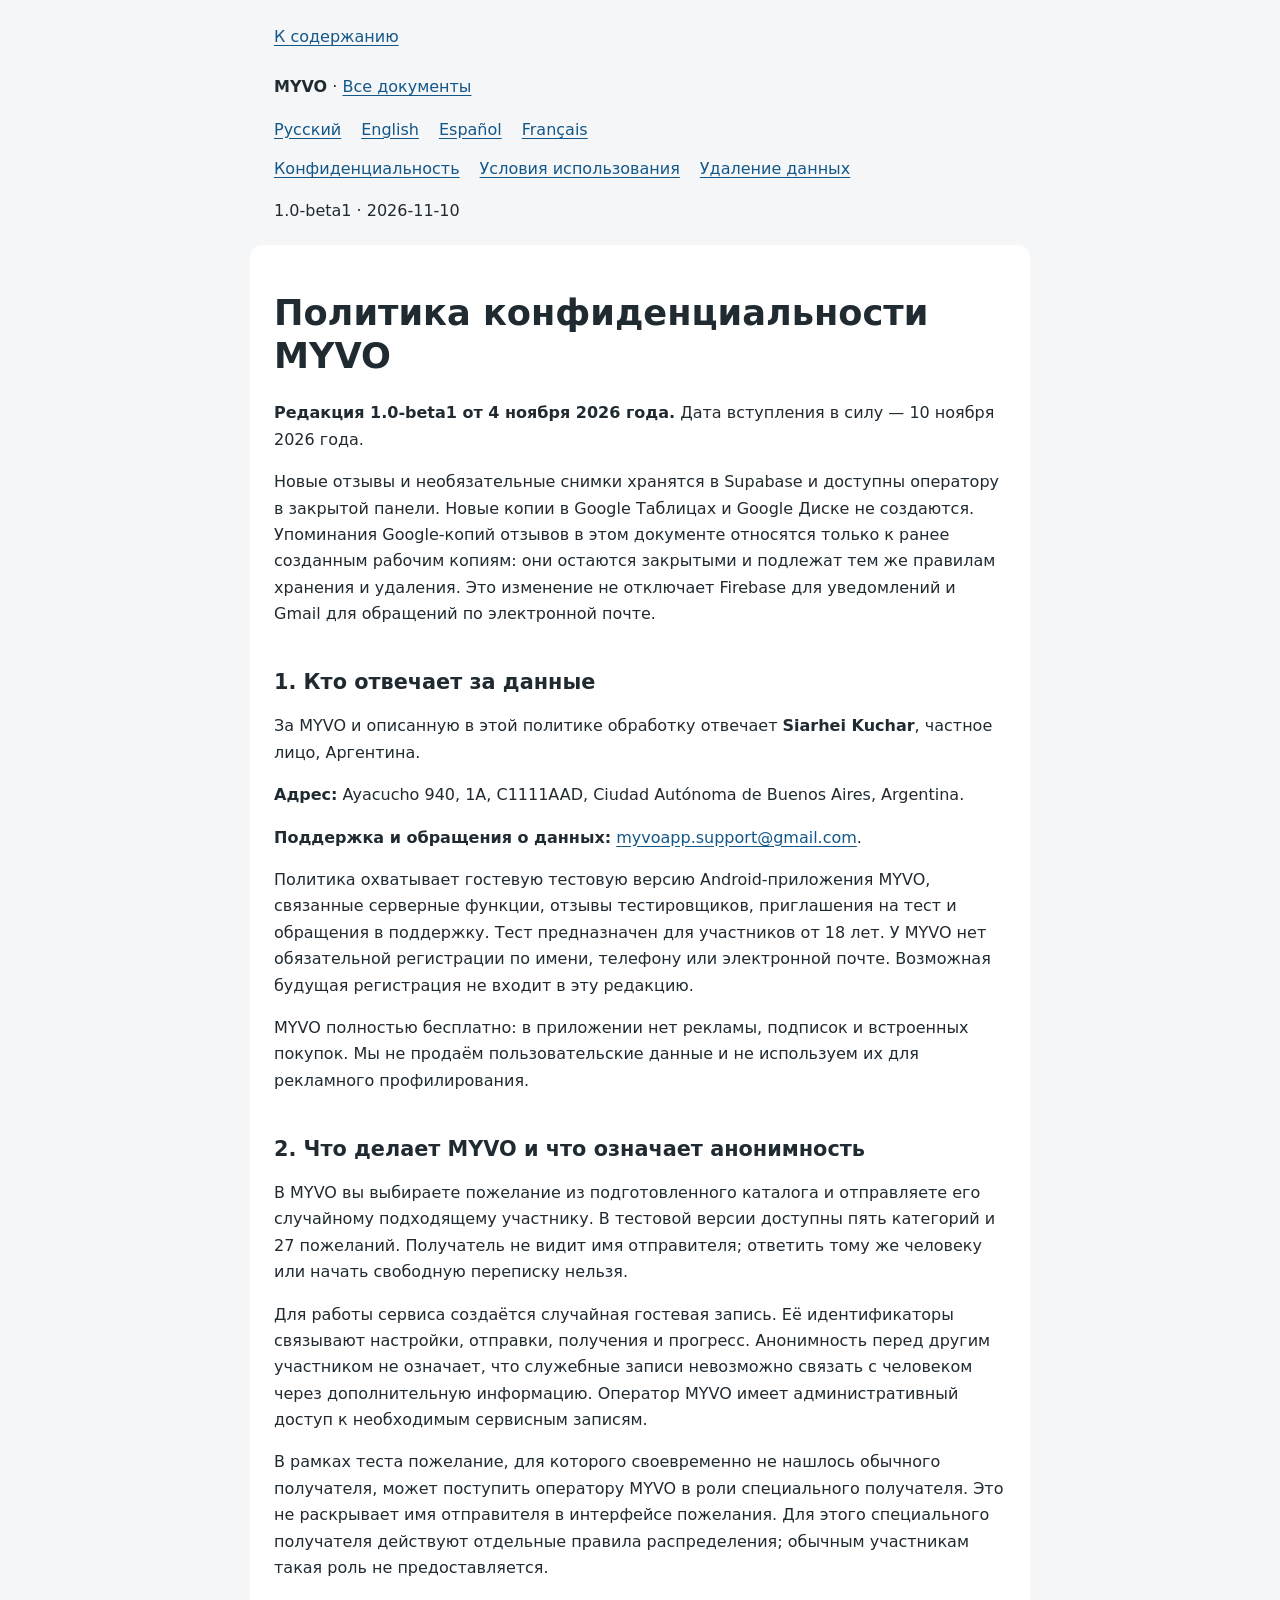
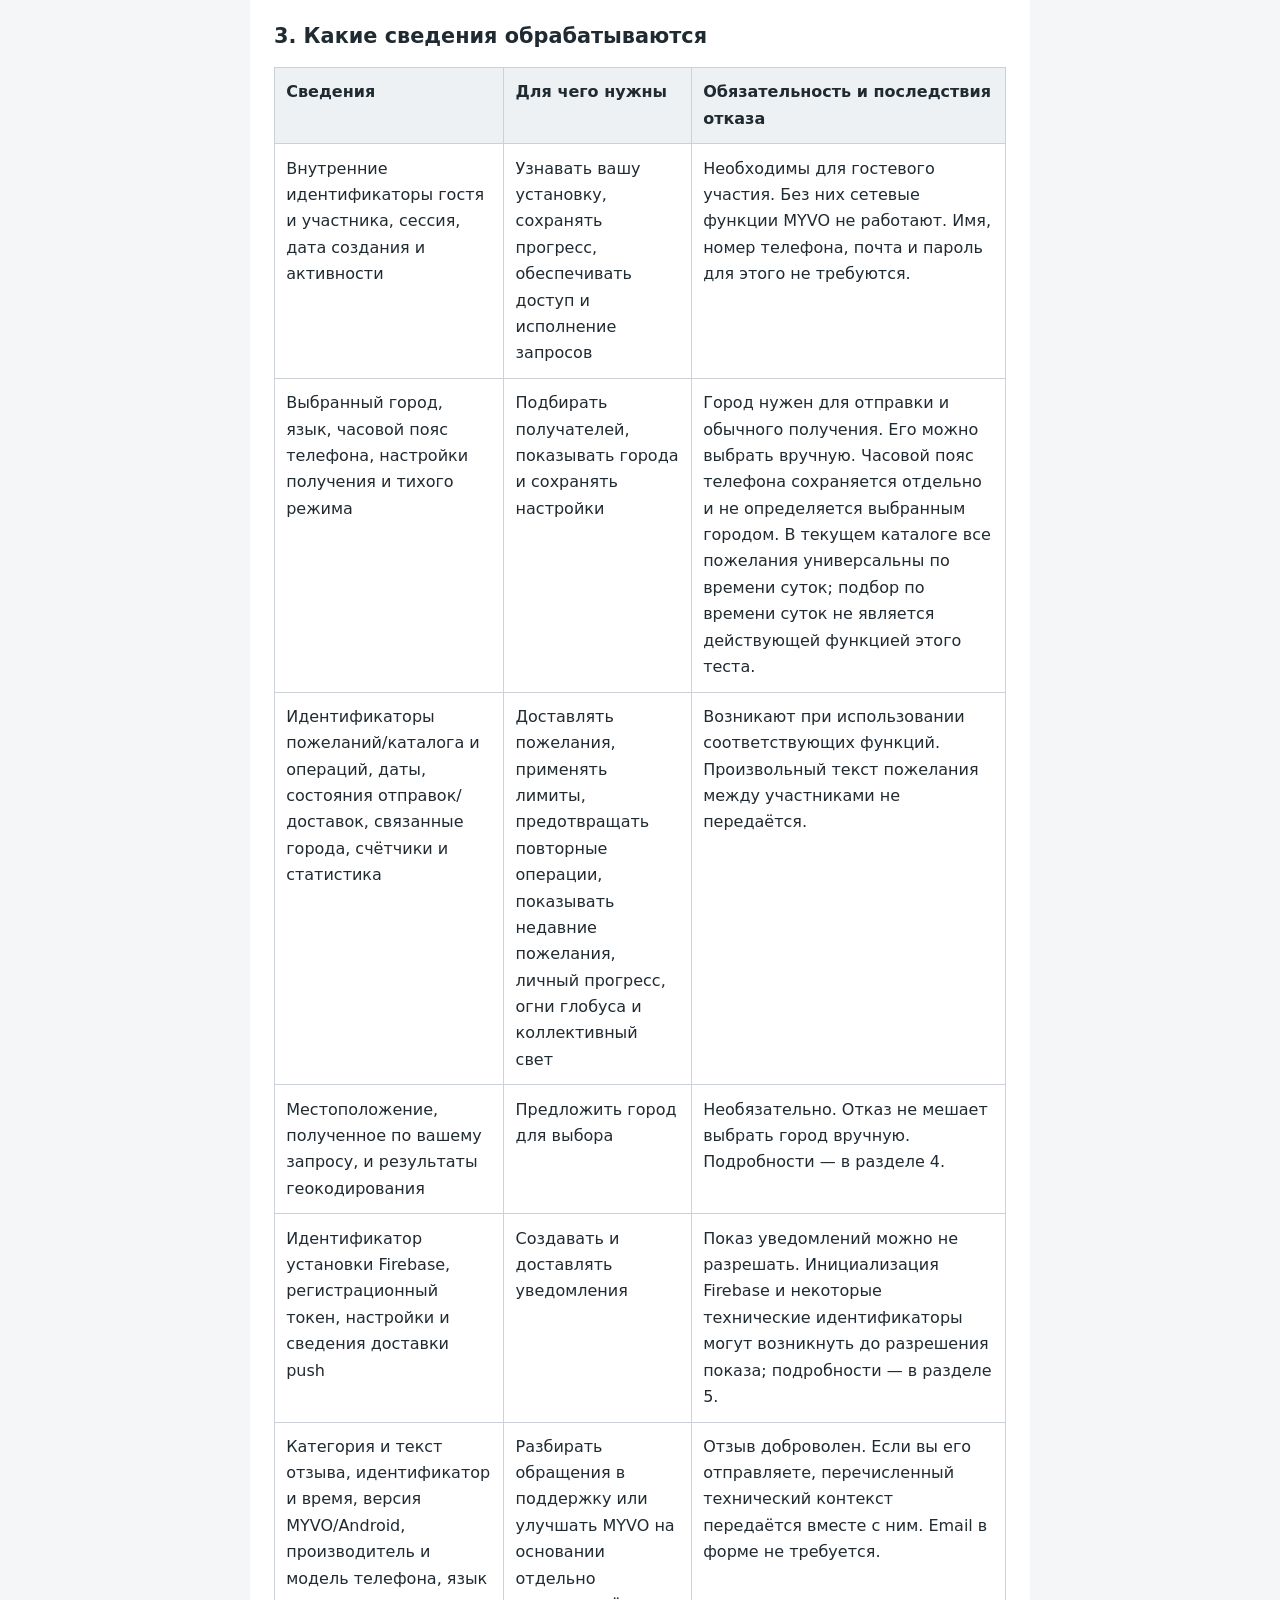
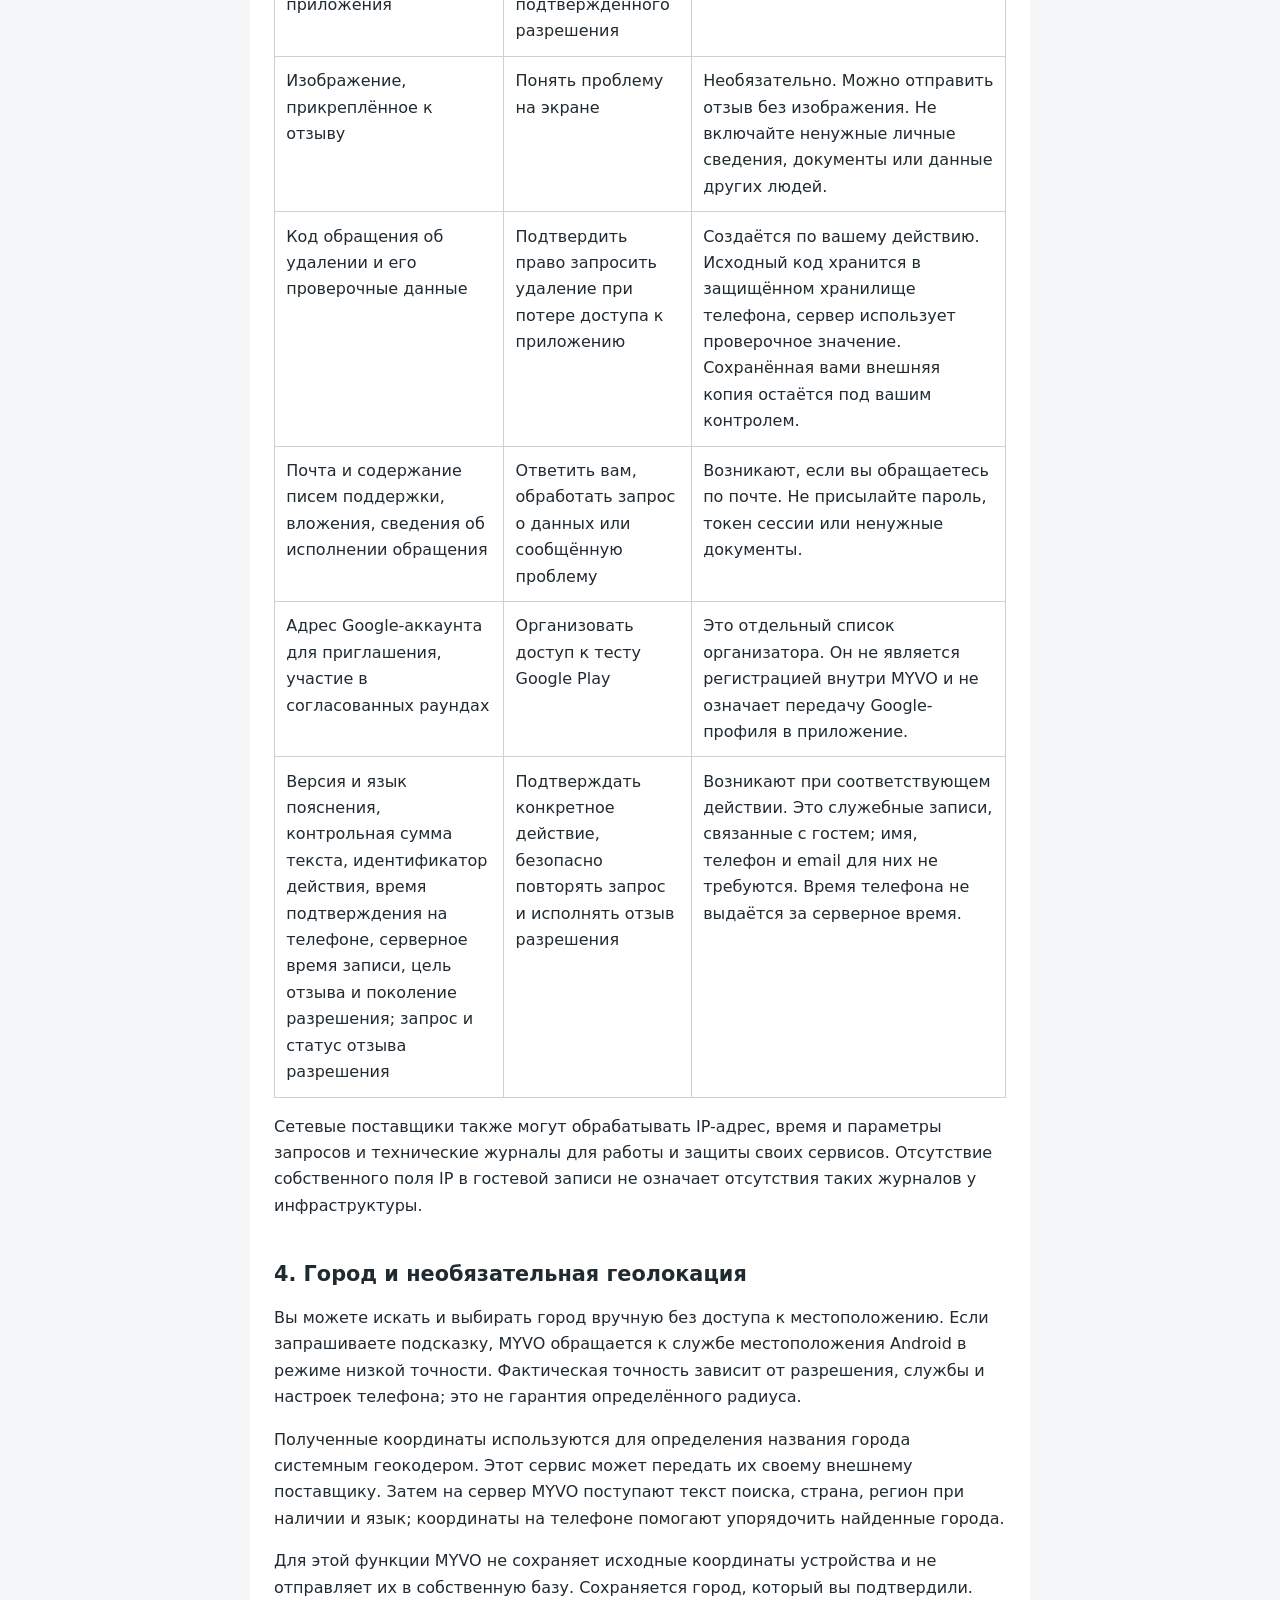
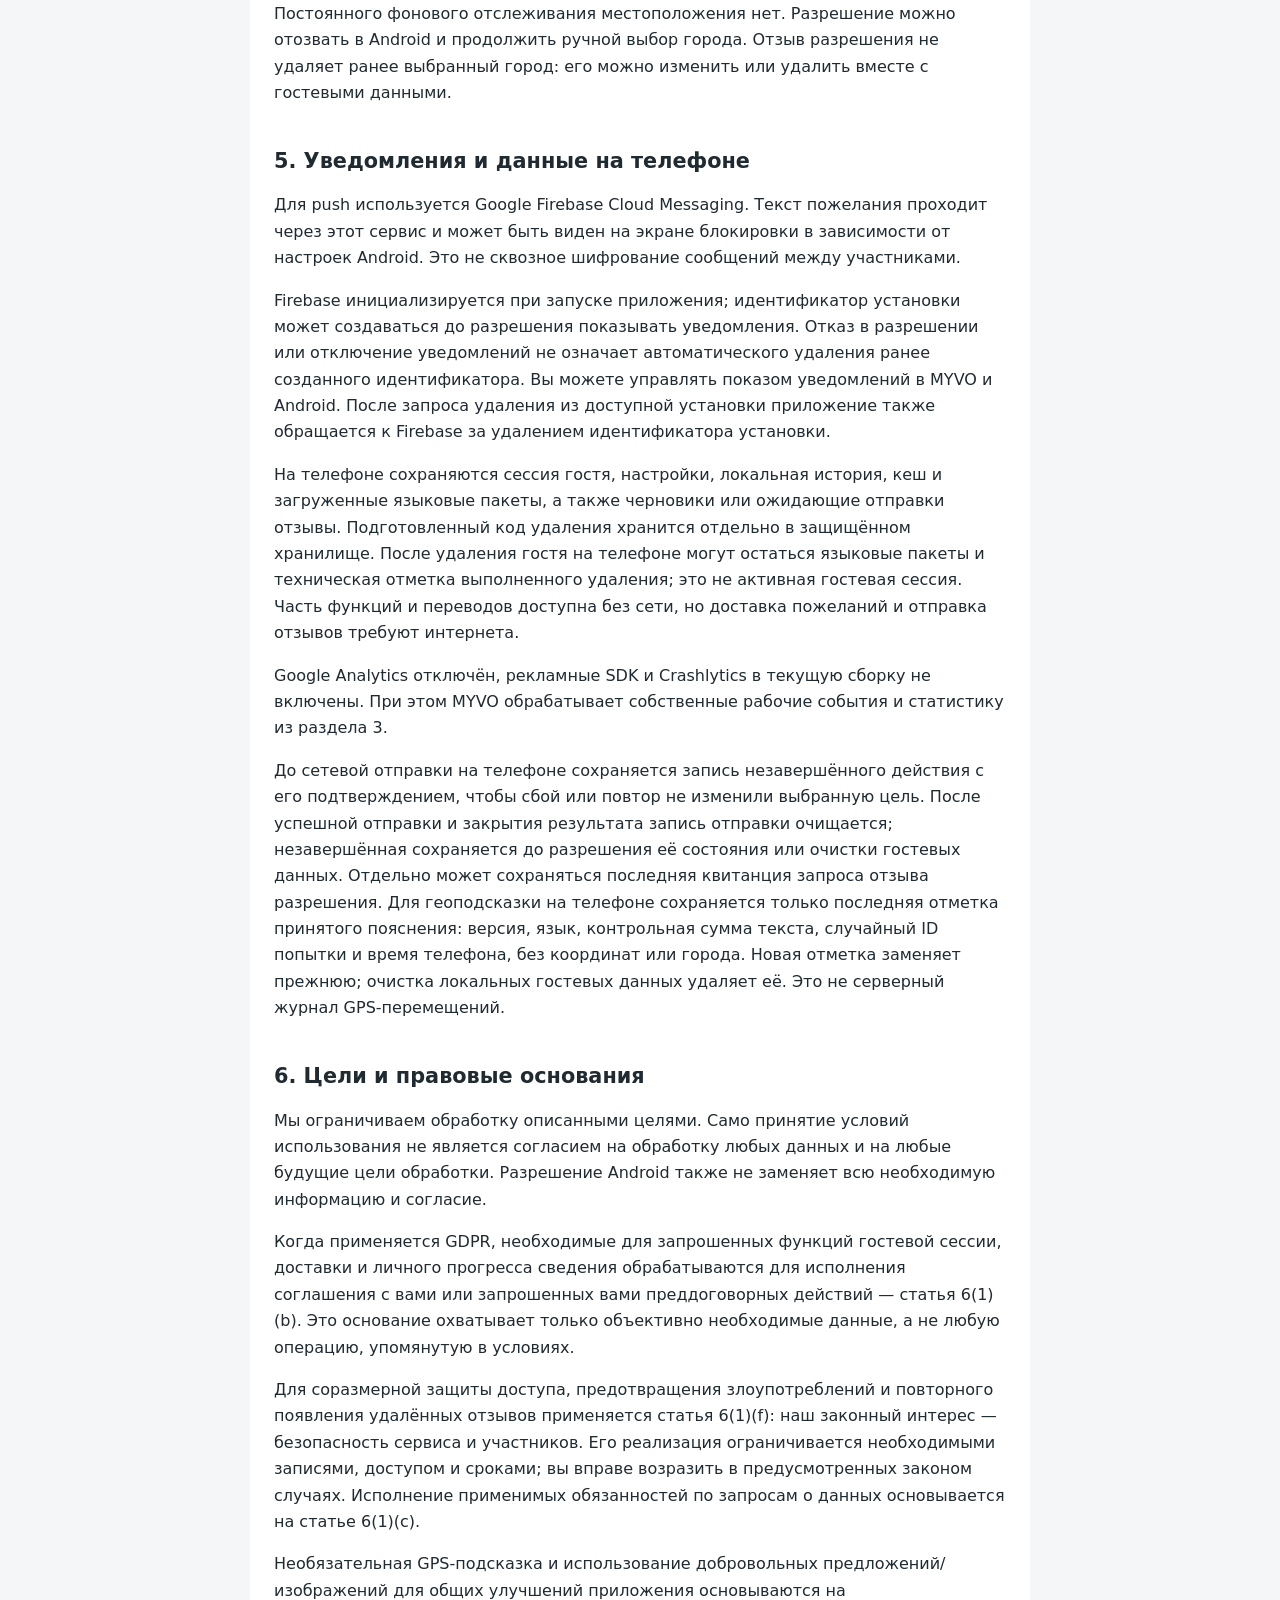
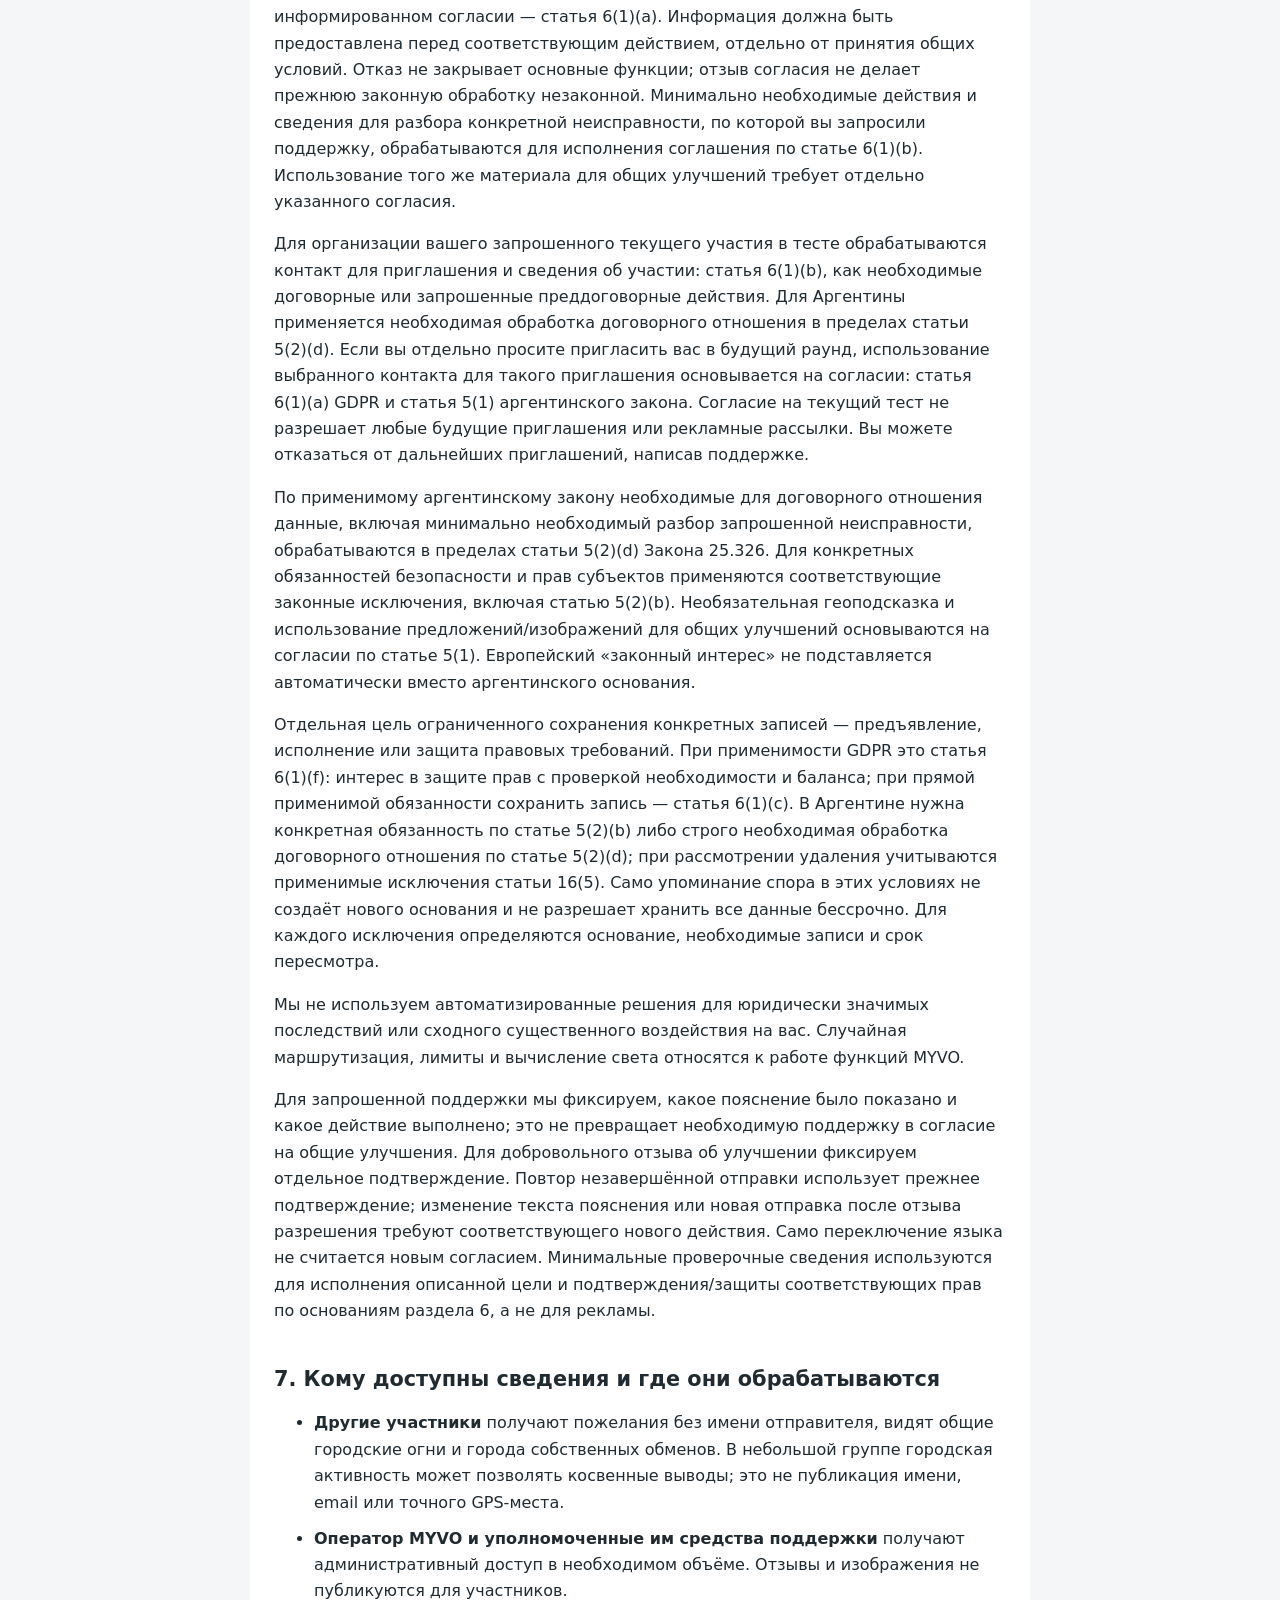
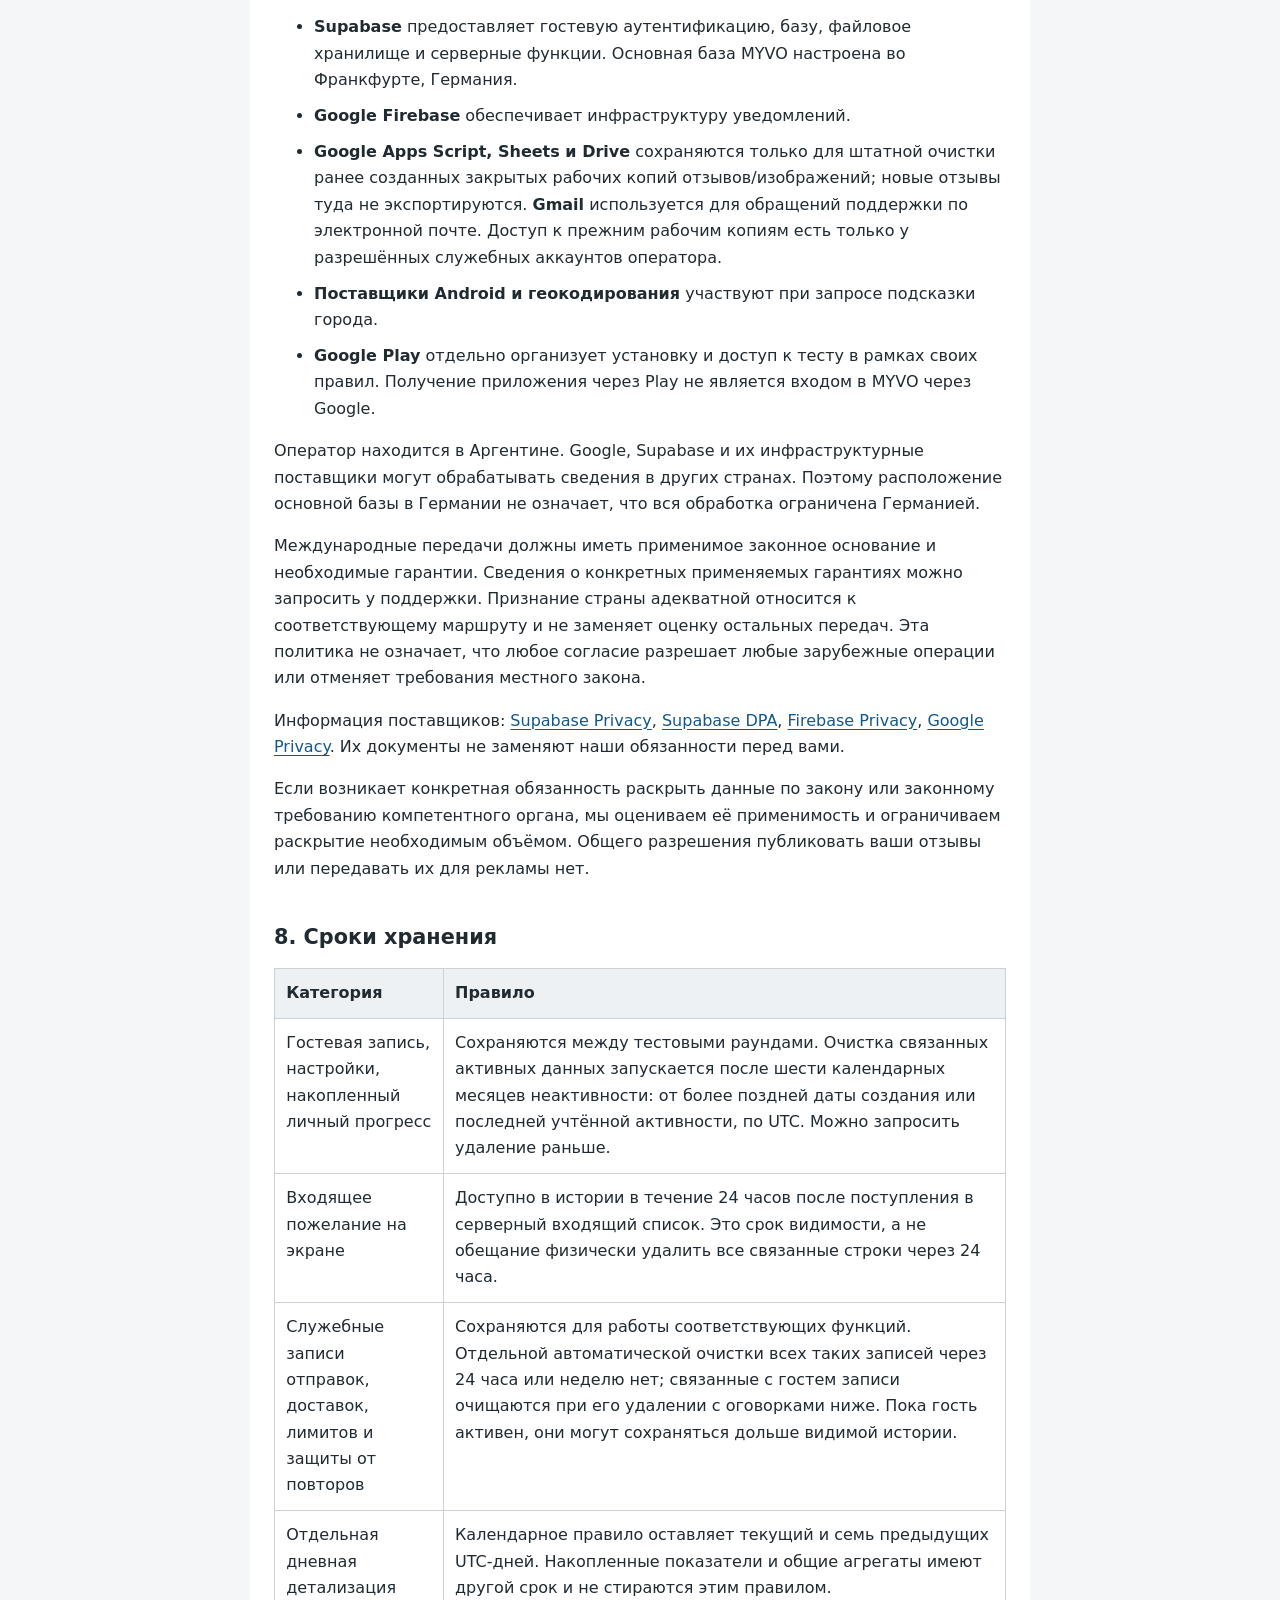
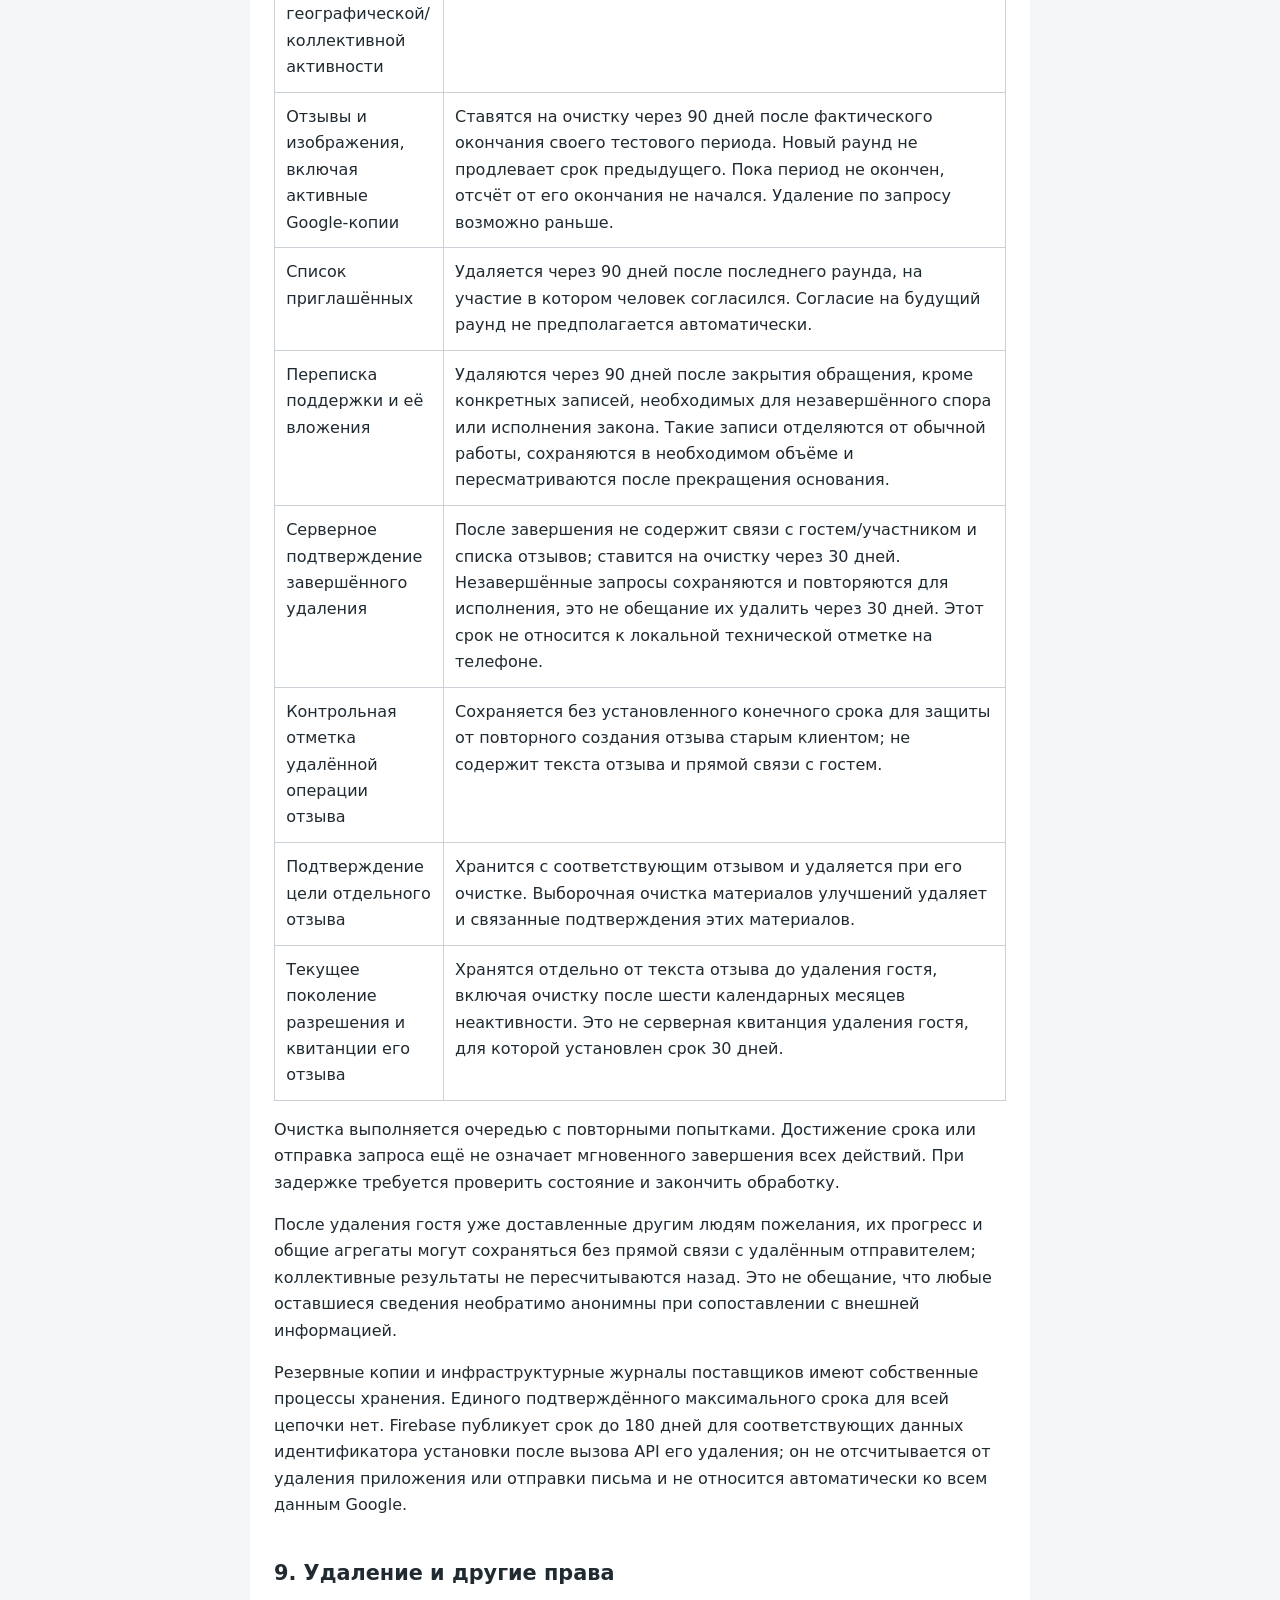
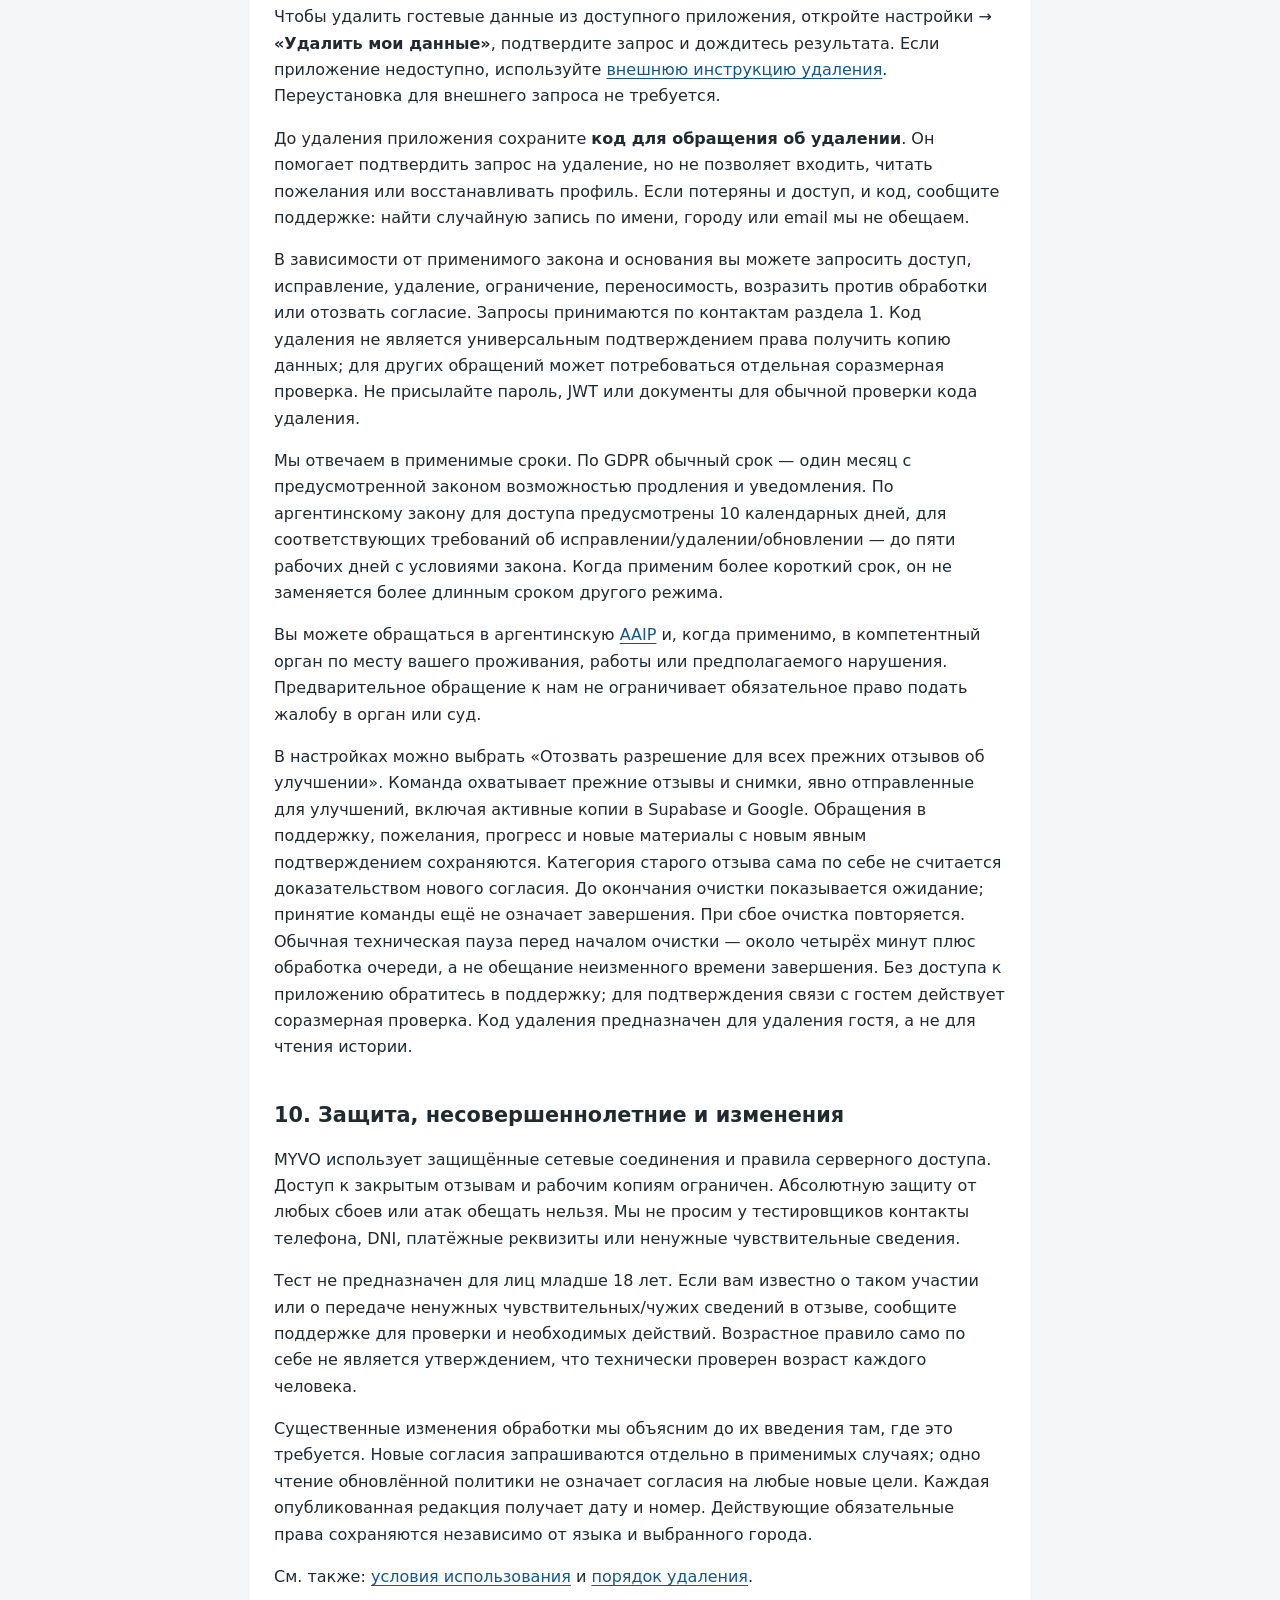
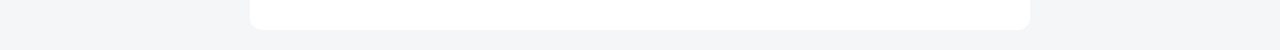
<file: privacy-ru.html>
<!doctype html>
<html lang="ru" translate="no">
<head>
<meta charset="utf-8">
<meta name="viewport" content="width=device-width, initial-scale=1">
<meta name="robots" content="noindex,nofollow">
<meta name="google" content="notranslate">
<meta http-equiv="Content-Security-Policy" content="default-src 'none'; style-src 'self'; base-uri 'none'; form-action 'none'">
<title>Политика конфиденциальности MYVO — MYVO RC6</title>
<link rel="stylesheet" href="style.css">
</head>
<body>
<header><a class="skip" href="#content">К содержанию</a><p><strong>MYVO</strong> · <a href="index.html">Все документы</a></p><nav aria-label="Язык"><a lang="ru" hreflang="ru" href="privacy-ru.html" aria-current="page">Русский</a> <a lang="en" hreflang="en" href="privacy-en.html">English</a> <a lang="es" hreflang="es" href="privacy-es.html">Espa&#241;ol</a> <a lang="fr" hreflang="fr" href="privacy-fr.html">Fran&#231;ais</a></nav><nav><a href="privacy-ru.html">Конфиденциальность</a> <a href="terms-ru.html">Условия использования</a> <a href="deletion-ru.html">Удаление данных</a></nav><p>1.0-beta1 · 2026-11-10</p></header>
<main id="content"><h1 id="myvo">Политика конфиденциальности MYVO</h1>
<p><strong>Редакция 1.0-beta1 от 4 ноября 2026 года.</strong> Дата вступления в силу — 10 ноября 2026 года.</p>
<p>Новые отзывы и необязательные снимки хранятся в Supabase и доступны оператору в закрытой панели. Новые копии в Google Таблицах и Google Диске не создаются. Упоминания Google-копий отзывов в этом документе относятся только к ранее созданным рабочим копиям: они остаются закрытыми и подлежат тем же правилам хранения и удаления. Это изменение не отключает Firebase для уведомлений и Gmail для обращений по электронной почте.</p>
<h2 id="section">1. Кто отвечает за данные</h2>
<p>За MYVO и описанную в этой политике обработку отвечает <strong>Siarhei Kuchar</strong>, частное лицо, Аргентина.</p>
<p><strong>Адрес:</strong> Ayacucho 940, 1A, C1111AAD, Ciudad Autónoma de Buenos Aires, Argentina.</p>
<p><strong>Поддержка и обращения о данных:</strong> <a href="mailto:myvoapp.support@gmail.com">myvoapp.support@gmail.com</a>.</p>
<p>Политика охватывает гостевую тестовую версию Android-приложения MYVO, связанные серверные функции, отзывы тестировщиков, приглашения на тест и обращения в поддержку. Тест предназначен для участников от 18 лет. У MYVO нет обязательной регистрации по имени, телефону или электронной почте. Возможная будущая регистрация не входит в эту редакцию.</p>
<p>MYVO полностью бесплатно: в приложении нет рекламы, подписок и встроенных покупок. Мы не продаём пользовательские данные и не используем их для рекламного профилирования.</p>
<h2 id="myvo-1">2. Что делает MYVO и что означает анонимность</h2>
<p>В MYVO вы выбираете пожелание из подготовленного каталога и отправляете его случайному подходящему участнику. В тестовой версии доступны пять категорий и 27 пожеланий. Получатель не видит имя отправителя; ответить тому же человеку или начать свободную переписку нельзя.</p>
<p>Для работы сервиса создаётся случайная гостевая запись. Её идентификаторы связывают настройки, отправки, получения и прогресс. Анонимность перед другим участником не означает, что служебные записи невозможно связать с человеком через дополнительную информацию. Оператор MYVO имеет административный доступ к необходимым сервисным записям.</p>
<p>В рамках теста пожелание, для которого своевременно не нашлось обычного получателя, может поступить оператору MYVO в роли специального получателя. Это не раскрывает имя отправителя в интерфейсе пожелания. Для этого специального получателя действуют отдельные правила распределения; обычным участникам такая роль не предоставляется.</p>
<h2 id="section-1">3. Какие сведения обрабатываются</h2>
<div class="table-scroll" role="region" tabindex="0" aria-label="Таблица, можно прокручивать по горизонтали"><table>
<thead>
<tr>
<th>Сведения</th>
<th>Для чего нужны</th>
<th>Обязательность и последствия отказа</th>
</tr>
</thead>
<tbody>
<tr>
<td>Внутренние идентификаторы гостя и участника, сессия, дата создания и активности</td>
<td>Узнавать вашу установку, сохранять прогресс, обеспечивать доступ и исполнение запросов</td>
<td>Необходимы для гостевого участия. Без них сетевые функции MYVO не работают. Имя, номер телефона, почта и пароль для этого не требуются.</td>
</tr>
<tr>
<td>Выбранный город, язык, часовой пояс телефона, настройки получения и тихого режима</td>
<td>Подбирать получателей, показывать города и сохранять настройки</td>
<td>Город нужен для отправки и обычного получения. Его можно выбрать вручную. Часовой пояс телефона сохраняется отдельно и не определяется выбранным городом. В текущем каталоге все пожелания универсальны по времени суток; подбор по времени суток не является действующей функцией этого теста.</td>
</tr>
<tr>
<td>Идентификаторы пожеланий/каталога и операций, даты, состояния отправок/доставок, связанные города, счётчики и статистика</td>
<td>Доставлять пожелания, применять лимиты, предотвращать повторные операции, показывать недавние пожелания, личный прогресс, огни глобуса и коллективный свет</td>
<td>Возникают при использовании соответствующих функций. Произвольный текст пожелания между участниками не передаётся.</td>
</tr>
<tr>
<td>Местоположение, полученное по вашему запросу, и результаты геокодирования</td>
<td>Предложить город для выбора</td>
<td>Необязательно. Отказ не мешает выбрать город вручную. Подробности — в разделе 4.</td>
</tr>
<tr>
<td>Идентификатор установки Firebase, регистрационный токен, настройки и сведения доставки push</td>
<td>Создавать и доставлять уведомления</td>
<td>Показ уведомлений можно не разрешать. Инициализация Firebase и некоторые технические идентификаторы могут возникнуть до разрешения показа; подробности — в разделе 5.</td>
</tr>
<tr>
<td>Категория и текст отзыва, идентификатор и время, версия MYVO/Android, производитель и модель телефона, язык приложения</td>
<td>Разбирать обращения в поддержку или улучшать MYVO на основании отдельно подтверждённого разрешения</td>
<td>Отзыв доброволен. Если вы его отправляете, перечисленный технический контекст передаётся вместе с ним. Email в форме не требуется.</td>
</tr>
<tr>
<td>Изображение, прикреплённое к отзыву</td>
<td>Понять проблему на экране</td>
<td>Необязательно. Можно отправить отзыв без изображения. Не включайте ненужные личные сведения, документы или данные других людей.</td>
</tr>
<tr>
<td>Код обращения об удалении и его проверочные данные</td>
<td>Подтвердить право запросить удаление при потере доступа к приложению</td>
<td>Создаётся по вашему действию. Исходный код хранится в защищённом хранилище телефона, сервер использует проверочное значение. Сохранённая вами внешняя копия остаётся под вашим контролем.</td>
</tr>
<tr>
<td>Почта и содержание писем поддержки, вложения, сведения об исполнении обращения</td>
<td>Ответить вам, обработать запрос о данных или сообщённую проблему</td>
<td>Возникают, если вы обращаетесь по почте. Не присылайте пароль, токен сессии или ненужные документы.</td>
</tr>
<tr>
<td>Адрес Google-аккаунта для приглашения, участие в согласованных раундах</td>
<td>Организовать доступ к тесту Google Play</td>
<td>Это отдельный список организатора. Он не является регистрацией внутри MYVO и не означает передачу Google-профиля в приложение.</td>
</tr>
<tr>
<td>Версия и язык пояснения, контрольная сумма текста, идентификатор действия, время подтверждения на телефоне, серверное время записи, цель отзыва и поколение разрешения; запрос и статус отзыва разрешения</td>
<td>Подтверждать конкретное действие, безопасно повторять запрос и исполнять отзыв разрешения</td>
<td>Возникают при соответствующем действии. Это служебные записи, связанные с гостем; имя, телефон и email для них не требуются. Время телефона не выдаётся за серверное время.</td>
</tr>
</tbody>
</table></div>
<p>Сетевые поставщики также могут обрабатывать IP-адрес, время и параметры запросов и технические журналы для работы и защиты своих сервисов. Отсутствие собственного поля IP в гостевой записи не означает отсутствия таких журналов у инфраструктуры.</p>
<h2 id="section-2">4. Город и необязательная геолокация</h2>
<p>Вы можете искать и выбирать город вручную без доступа к местоположению. Если запрашиваете подсказку, MYVO обращается к службе местоположения Android в режиме низкой точности. Фактическая точность зависит от разрешения, службы и настроек телефона; это не гарантия определённого радиуса.</p>
<p>Полученные координаты используются для определения названия города системным геокодером. Этот сервис может передать их своему внешнему поставщику. Затем на сервер MYVO поступают текст поиска, страна, регион при наличии и язык; координаты на телефоне помогают упорядочить найденные города.</p>
<p>Для этой функции MYVO не сохраняет исходные координаты устройства и не отправляет их в собственную базу. Сохраняется город, который вы подтвердили. Постоянного фонового отслеживания местоположения нет. Разрешение можно отозвать в Android и продолжить ручной выбор города. Отзыв разрешения не удаляет ранее выбранный город: его можно изменить или удалить вместе с гостевыми данными.</p>
<h2 id="section-3">5. Уведомления и данные на телефоне</h2>
<p>Для push используется Google Firebase Cloud Messaging. Текст пожелания проходит через этот сервис и может быть виден на экране блокировки в зависимости от настроек Android. Это не сквозное шифрование сообщений между участниками.</p>
<p>Firebase инициализируется при запуске приложения; идентификатор установки может создаваться до разрешения показывать уведомления. Отказ в разрешении или отключение уведомлений не означает автоматического удаления ранее созданного идентификатора. Вы можете управлять показом уведомлений в MYVO и Android. После запроса удаления из доступной установки приложение также обращается к Firebase за удалением идентификатора установки.</p>
<p>На телефоне сохраняются сессия гостя, настройки, локальная история, кеш и загруженные языковые пакеты, а также черновики или ожидающие отправки отзывы. Подготовленный код удаления хранится отдельно в защищённом хранилище. После удаления гостя на телефоне могут остаться языковые пакеты и техническая отметка выполненного удаления; это не активная гостевая сессия. Часть функций и переводов доступна без сети, но доставка пожеланий и отправка отзывов требуют интернета.</p>
<p>Google Analytics отключён, рекламные SDK и Crashlytics в текущую сборку не включены. При этом MYVO обрабатывает собственные рабочие события и статистику из раздела 3.</p>
<p>До сетевой отправки на телефоне сохраняется запись незавершённого действия с его подтверждением, чтобы сбой или повтор не изменили выбранную цель. После успешной отправки и закрытия результата запись отправки очищается; незавершённая сохраняется до разрешения её состояния или очистки гостевых данных. Отдельно может сохраняться последняя квитанция запроса отзыва разрешения. Для геоподсказки на телефоне сохраняется только последняя отметка принятого пояснения: версия, язык, контрольная сумма текста, случайный ID попытки и время телефона, без координат или города. Новая отметка заменяет прежнюю; очистка локальных гостевых данных удаляет её. Это не серверный журнал GPS-перемещений.</p>
<h2 id="section-4">6. Цели и правовые основания</h2>
<p>Мы ограничиваем обработку описанными целями. Само принятие условий использования не является согласием на обработку любых данных и на любые будущие цели обработки. Разрешение Android также не заменяет всю необходимую информацию и согласие.</p>
<p>Когда применяется GDPR, необходимые для запрошенных функций гостевой сессии, доставки и личного прогресса сведения обрабатываются для исполнения соглашения с вами или запрошенных вами преддоговорных действий — статья 6(1)(b). Это основание охватывает только объективно необходимые данные, а не любую операцию, упомянутую в условиях.</p>
<p>Для соразмерной защиты доступа, предотвращения злоупотреблений и повторного появления удалённых отзывов применяется статья 6(1)(f): наш законный интерес — безопасность сервиса и участников. Его реализация ограничивается необходимыми записями, доступом и сроками; вы вправе возразить в предусмотренных законом случаях. Исполнение применимых обязанностей по запросам о данных основывается на статье 6(1)(c).</p>
<p>Необязательная GPS-подсказка и использование добровольных предложений/изображений для общих улучшений приложения основываются на информированном согласии — статья 6(1)(a). Информация должна быть предоставлена перед соответствующим действием, отдельно от принятия общих условий. Отказ не закрывает основные функции; отзыв согласия не делает прежнюю законную обработку незаконной. Минимально необходимые действия и сведения для разбора конкретной неисправности, по которой вы запросили поддержку, обрабатываются для исполнения соглашения по статье 6(1)(b). Использование того же материала для общих улучшений требует отдельно указанного согласия.</p>
<p>Для организации вашего запрошенного текущего участия в тесте обрабатываются контакт для приглашения и сведения об участии: статья 6(1)(b), как необходимые договорные или запрошенные преддоговорные действия. Для Аргентины применяется необходимая обработка договорного отношения в пределах статьи 5(2)(d). Если вы отдельно просите пригласить вас в будущий раунд, использование выбранного контакта для такого приглашения основывается на согласии: статья 6(1)(a) GDPR и статья 5(1) аргентинского закона. Согласие на текущий тест не разрешает любые будущие приглашения или рекламные рассылки. Вы можете отказаться от дальнейших приглашений, написав поддержке.</p>
<p>По применимому аргентинскому закону необходимые для договорного отношения данные, включая минимально необходимый разбор запрошенной неисправности, обрабатываются в пределах статьи 5(2)(d) Закона 25.326. Для конкретных обязанностей безопасности и прав субъектов применяются соответствующие законные исключения, включая статью 5(2)(b). Необязательная геоподсказка и использование предложений/изображений для общих улучшений основываются на согласии по статье 5(1). Европейский «законный интерес» не подставляется автоматически вместо аргентинского основания.</p>
<p>Отдельная цель ограниченного сохранения конкретных записей — предъявление, исполнение или защита правовых требований. При применимости GDPR это статья 6(1)(f): интерес в защите прав с проверкой необходимости и баланса; при прямой применимой обязанности сохранить запись — статья 6(1)(c). В Аргентине нужна конкретная обязанность по статье 5(2)(b) либо строго необходимая обработка договорного отношения по статье 5(2)(d); при рассмотрении удаления учитываются применимые исключения статьи 16(5). Само упоминание спора в этих условиях не создаёт нового основания и не разрешает хранить все данные бессрочно. Для каждого исключения определяются основание, необходимые записи и срок пересмотра.</p>
<p>Мы не используем автоматизированные решения для юридически значимых последствий или сходного существенного воздействия на вас. Случайная маршрутизация, лимиты и вычисление света относятся к работе функций MYVO.</p>
<p>Для запрошенной поддержки мы фиксируем, какое пояснение было показано и какое действие выполнено; это не превращает необходимую поддержку в согласие на общие улучшения. Для добровольного отзыва об улучшении фиксируем отдельное подтверждение. Повтор незавершённой отправки использует прежнее подтверждение; изменение текста пояснения или новая отправка после отзыва разрешения требуют соответствующего нового действия. Само переключение языка не считается новым согласием. Минимальные проверочные сведения используются для исполнения описанной цели и подтверждения/защиты соответствующих прав по основаниям раздела 6, а не для рекламы.</p>
<h2 id="section-5">7. Кому доступны сведения и где они обрабатываются</h2>
<ul>
<li><strong>Другие участники</strong> получают пожелания без имени отправителя, видят общие городские огни и города собственных обменов. В небольшой группе городская активность может позволять косвенные выводы; это не публикация имени, email или точного GPS-места.</li>
<li><strong>Оператор MYVO и уполномоченные им средства поддержки</strong> получают административный доступ в необходимом объёме. Отзывы и изображения не публикуются для участников.</li>
<li><strong>Supabase</strong> предоставляет гостевую аутентификацию, базу, файловое хранилище и серверные функции. Основная база MYVO настроена во Франкфурте, Германия.</li>
<li><strong>Google Firebase</strong> обеспечивает инфраструктуру уведомлений.</li>
<li><strong>Google Apps Script, Sheets и Drive</strong> сохраняются только для штатной очистки ранее созданных закрытых рабочих копий отзывов/изображений; новые отзывы туда не экспортируются. <strong>Gmail</strong> используется для обращений поддержки по электронной почте. Доступ к прежним рабочим копиям есть только у разрешённых служебных аккаунтов оператора.</li>
<li><strong>Поставщики Android и геокодирования</strong> участвуют при запросе подсказки города.</li>
<li><strong>Google Play</strong> отдельно организует установку и доступ к тесту в рамках своих правил. Получение приложения через Play не является входом в MYVO через Google.</li>
</ul>
<p>Оператор находится в Аргентине. Google, Supabase и их инфраструктурные поставщики могут обрабатывать сведения в других странах. Поэтому расположение основной базы в Германии не означает, что вся обработка ограничена Германией.</p>
<p>Международные передачи должны иметь применимое законное основание и необходимые гарантии. Сведения о конкретных применяемых гарантиях можно запросить у поддержки. Признание страны адекватной относится к соответствующему маршруту и не заменяет оценку остальных передач. Эта политика не означает, что любое согласие разрешает любые зарубежные операции или отменяет требования местного закона.</p>
<p>Информация поставщиков: <a href="https://supabase.com/privacy">Supabase Privacy</a>, <a href="https://supabase.com/legal/customer-resources/data-processing-addendum">Supabase DPA</a>, <a href="https://firebase.google.com/support/privacy">Firebase Privacy</a>, <a href="https://policies.google.com/privacy">Google Privacy</a>. Их документы не заменяют наши обязанности перед вами.</p>
<p>Если возникает конкретная обязанность раскрыть данные по закону или законному требованию компетентного органа, мы оцениваем её применимость и ограничиваем раскрытие необходимым объёмом. Общего разрешения публиковать ваши отзывы или передавать их для рекламы нет.</p>
<h2 id="section-6">8. Сроки хранения</h2>
<div class="table-scroll" role="region" tabindex="0" aria-label="Таблица, можно прокручивать по горизонтали"><table>
<thead>
<tr>
<th>Категория</th>
<th>Правило</th>
</tr>
</thead>
<tbody>
<tr>
<td>Гостевая запись, настройки, накопленный личный прогресс</td>
<td>Сохраняются между тестовыми раундами. Очистка связанных активных данных запускается после шести календарных месяцев неактивности: от более поздней даты создания или последней учтённой активности, по UTC. Можно запросить удаление раньше.</td>
</tr>
<tr>
<td>Входящее пожелание на экране</td>
<td>Доступно в истории в течение 24 часов после поступления в серверный входящий список. Это срок видимости, а не обещание физически удалить все связанные строки через 24 часа.</td>
</tr>
<tr>
<td>Служебные записи отправок, доставок, лимитов и защиты от повторов</td>
<td>Сохраняются для работы соответствующих функций. Отдельной автоматической очистки всех таких записей через 24 часа или неделю нет; связанные с гостем записи очищаются при его удалении с оговорками ниже. Пока гость активен, они могут сохраняться дольше видимой истории.</td>
</tr>
<tr>
<td>Отдельная дневная детализация географической/коллективной активности</td>
<td>Календарное правило оставляет текущий и семь предыдущих UTC-дней. Накопленные показатели и общие агрегаты имеют другой срок и не стираются этим правилом.</td>
</tr>
<tr>
<td>Отзывы и изображения, включая активные Google-копии</td>
<td>Ставятся на очистку через 90 дней после фактического окончания своего тестового периода. Новый раунд не продлевает срок предыдущего. Пока период не окончен, отсчёт от его окончания не начался. Удаление по запросу возможно раньше.</td>
</tr>
<tr>
<td>Список приглашённых</td>
<td>Удаляется через 90 дней после последнего раунда, на участие в котором человек согласился. Согласие на будущий раунд не предполагается автоматически.</td>
</tr>
<tr>
<td>Переписка поддержки и её вложения</td>
<td>Удаляются через 90 дней после закрытия обращения, кроме конкретных записей, необходимых для незавершённого спора или исполнения закона. Такие записи отделяются от обычной работы, сохраняются в необходимом объёме и пересматриваются после прекращения основания.</td>
</tr>
<tr>
<td>Серверное подтверждение завершённого удаления</td>
<td>После завершения не содержит связи с гостем/участником и списка отзывов; ставится на очистку через 30 дней. Незавершённые запросы сохраняются и повторяются для исполнения, это не обещание их удалить через 30 дней. Этот срок не относится к локальной технической отметке на телефоне.</td>
</tr>
<tr>
<td>Контрольная отметка удалённой операции отзыва</td>
<td>Сохраняется без установленного конечного срока для защиты от повторного создания отзыва старым клиентом; не содержит текста отзыва и прямой связи с гостем.</td>
</tr>
<tr>
<td>Подтверждение цели отдельного отзыва</td>
<td>Хранится с соответствующим отзывом и удаляется при его очистке. Выборочная очистка материалов улучшений удаляет и связанные подтверждения этих материалов.</td>
</tr>
<tr>
<td>Текущее поколение разрешения и квитанции его отзыва</td>
<td>Хранятся отдельно от текста отзыва до удаления гостя, включая очистку после шести календарных месяцев неактивности. Это не серверная квитанция удаления гостя, для которой установлен срок 30 дней.</td>
</tr>
</tbody>
</table></div>
<p>Очистка выполняется очередью с повторными попытками. Достижение срока или отправка запроса ещё не означает мгновенного завершения всех действий. При задержке требуется проверить состояние и закончить обработку.</p>
<p>После удаления гостя уже доставленные другим людям пожелания, их прогресс и общие агрегаты могут сохраняться без прямой связи с удалённым отправителем; коллективные результаты не пересчитываются назад. Это не обещание, что любые оставшиеся сведения необратимо анонимны при сопоставлении с внешней информацией.</p>
<p>Резервные копии и инфраструктурные журналы поставщиков имеют собственные процессы хранения. Единого подтверждённого максимального срока для всей цепочки нет. Firebase публикует срок до 180 дней для соответствующих данных идентификатора установки после вызова API его удаления; он не отсчитывается от удаления приложения или отправки письма и не относится автоматически ко всем данным Google.</p>
<h2 id="section-7">9. Удаление и другие права</h2>
<p>Чтобы удалить гостевые данные из доступного приложения, откройте настройки → <strong>«Удалить мои данные»</strong>, подтвердите запрос и дождитесь результата. Если приложение недоступно, используйте <a href="deletion-ru.html">внешнюю инструкцию удаления</a>. Переустановка для внешнего запроса не требуется.</p>
<p>До удаления приложения сохраните <strong>код для обращения об удалении</strong>. Он помогает подтвердить запрос на удаление, но не позволяет входить, читать пожелания или восстанавливать профиль. Если потеряны и доступ, и код, сообщите поддержке: найти случайную запись по имени, городу или email мы не обещаем.</p>
<p>В зависимости от применимого закона и основания вы можете запросить доступ, исправление, удаление, ограничение, переносимость, возразить против обработки или отозвать согласие. Запросы принимаются по контактам раздела 1. Код удаления не является универсальным подтверждением права получить копию данных; для других обращений может потребоваться отдельная соразмерная проверка. Не присылайте пароль, JWT или документы для обычной проверки кода удаления.</p>
<p>Мы отвечаем в применимые сроки. По GDPR обычный срок — один месяц с предусмотренной законом возможностью продления и уведомления. По аргентинскому закону для доступа предусмотрены 10 календарных дней, для соответствующих требований об исправлении/удалении/обновлении — до пяти рабочих дней с условиями закона. Когда применим более короткий срок, он не заменяется более длинным сроком другого режима.</p>
<p>Вы можете обращаться в аргентинскую <a href="https://www.argentina.gob.ar/aaip/datospersonales">AAIP</a> и, когда применимо, в компетентный орган по месту вашего проживания, работы или предполагаемого нарушения. Предварительное обращение к нам не ограничивает обязательное право подать жалобу в орган или суд.</p>
<p>В настройках можно выбрать «Отозвать разрешение для всех прежних отзывов об улучшении». Команда охватывает прежние отзывы и снимки, явно отправленные для улучшений, включая активные копии в Supabase и Google. Обращения в поддержку, пожелания, прогресс и новые материалы с новым явным подтверждением сохраняются. Категория старого отзыва сама по себе не считается доказательством нового согласия. До окончания очистки показывается ожидание; принятие команды ещё не означает завершения. При сбое очистка повторяется. Обычная техническая пауза перед началом очистки — около четырёх минут плюс обработка очереди, а не обещание неизменного времени завершения. Без доступа к приложению обратитесь в поддержку; для подтверждения связи с гостем действует соразмерная проверка. Код удаления предназначен для удаления гостя, а не для чтения истории.</p>
<h2 id="section-8">10. Защита, несовершеннолетние и изменения</h2>
<p>MYVO использует защищённые сетевые соединения и правила серверного доступа. Доступ к закрытым отзывам и рабочим копиям ограничен. Абсолютную защиту от любых сбоев или атак обещать нельзя. Мы не просим у тестировщиков контакты телефона, DNI, платёжные реквизиты или ненужные чувствительные сведения.</p>
<p>Тест не предназначен для лиц младше 18 лет. Если вам известно о таком участии или о передаче ненужных чувствительных/чужих сведений в отзыве, сообщите поддержке для проверки и необходимых действий. Возрастное правило само по себе не является утверждением, что технически проверен возраст каждого человека.</p>
<p>Существенные изменения обработки мы объясним до их введения там, где это требуется. Новые согласия запрашиваются отдельно в применимых случаях; одно чтение обновлённой политики не означает согласия на любые новые цели. Каждая опубликованная редакция получает дату и номер. Действующие обязательные права сохраняются независимо от языка и выбранного города.</p>
<p>См. также: <a href="terms-ru.html">условия использования</a> и <a href="deletion-ru.html">порядок удаления</a>.</p>
</main>

</body>
</html>
</file>
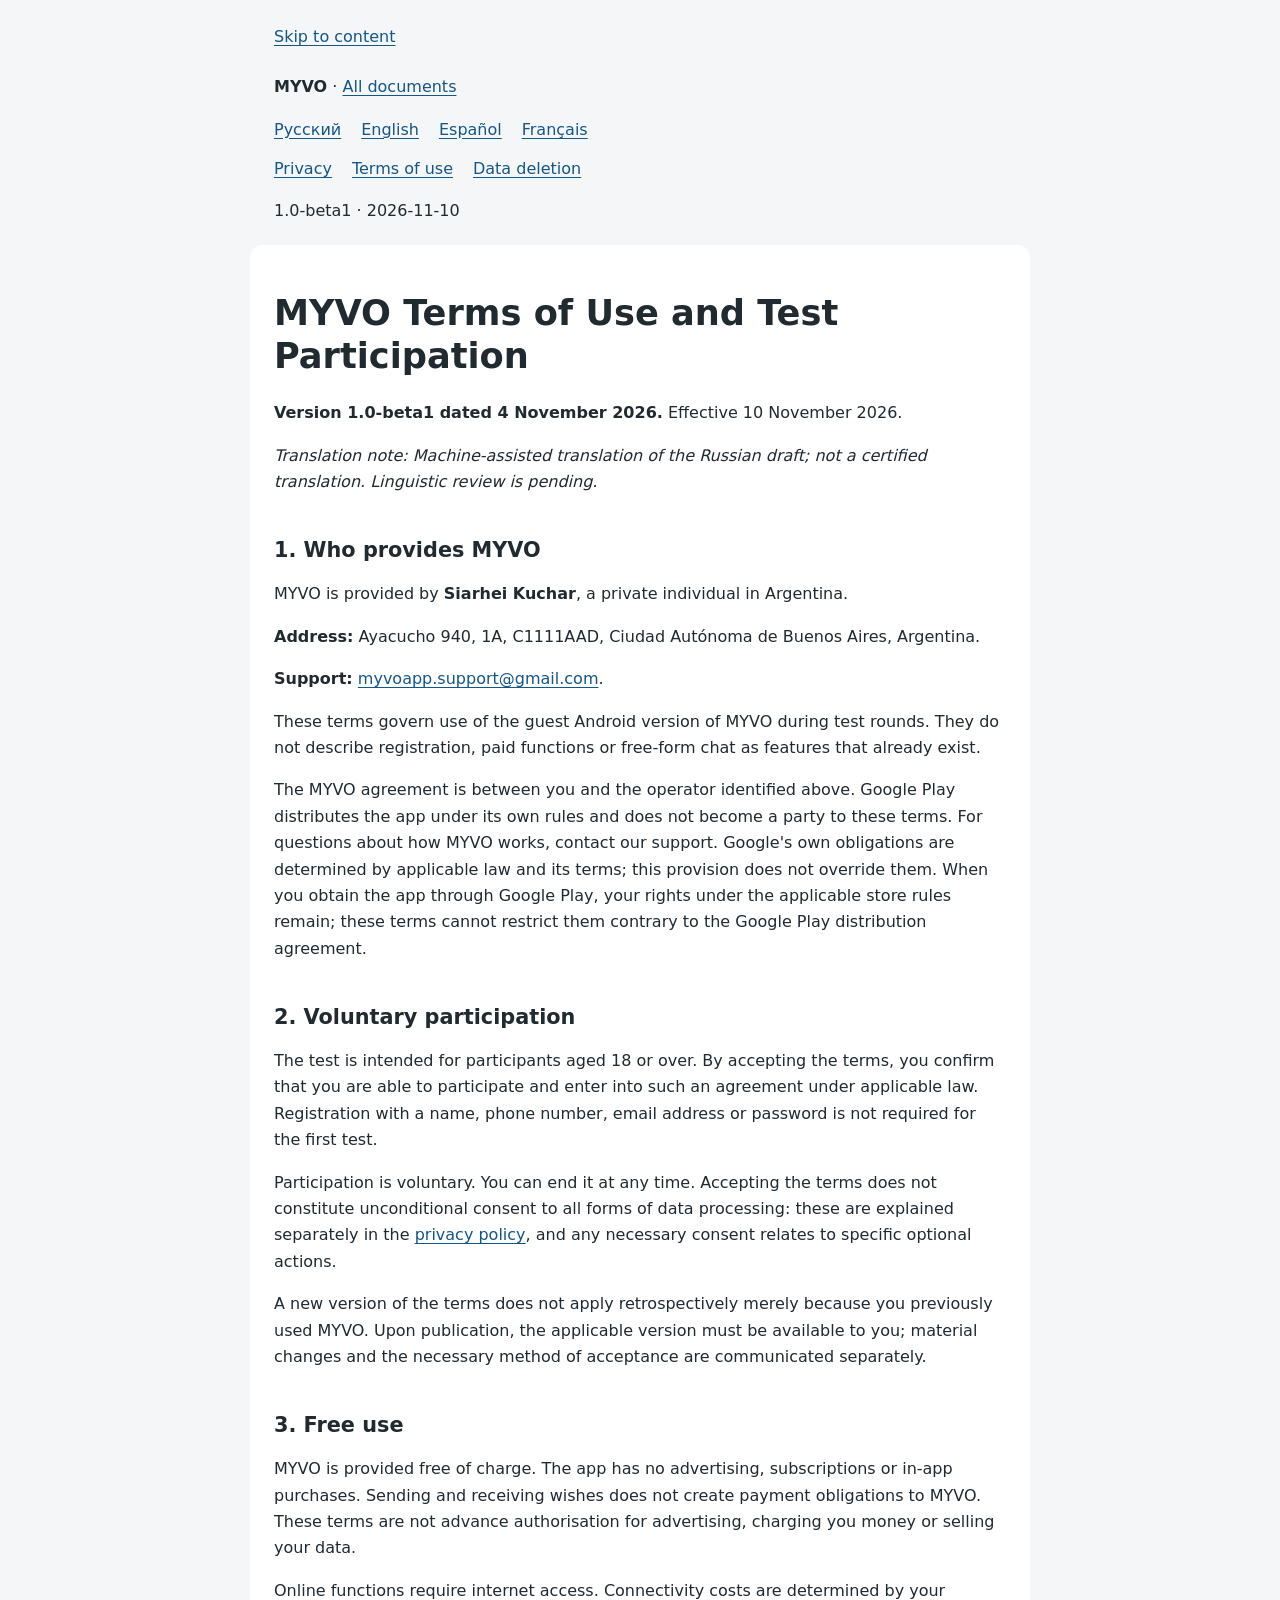
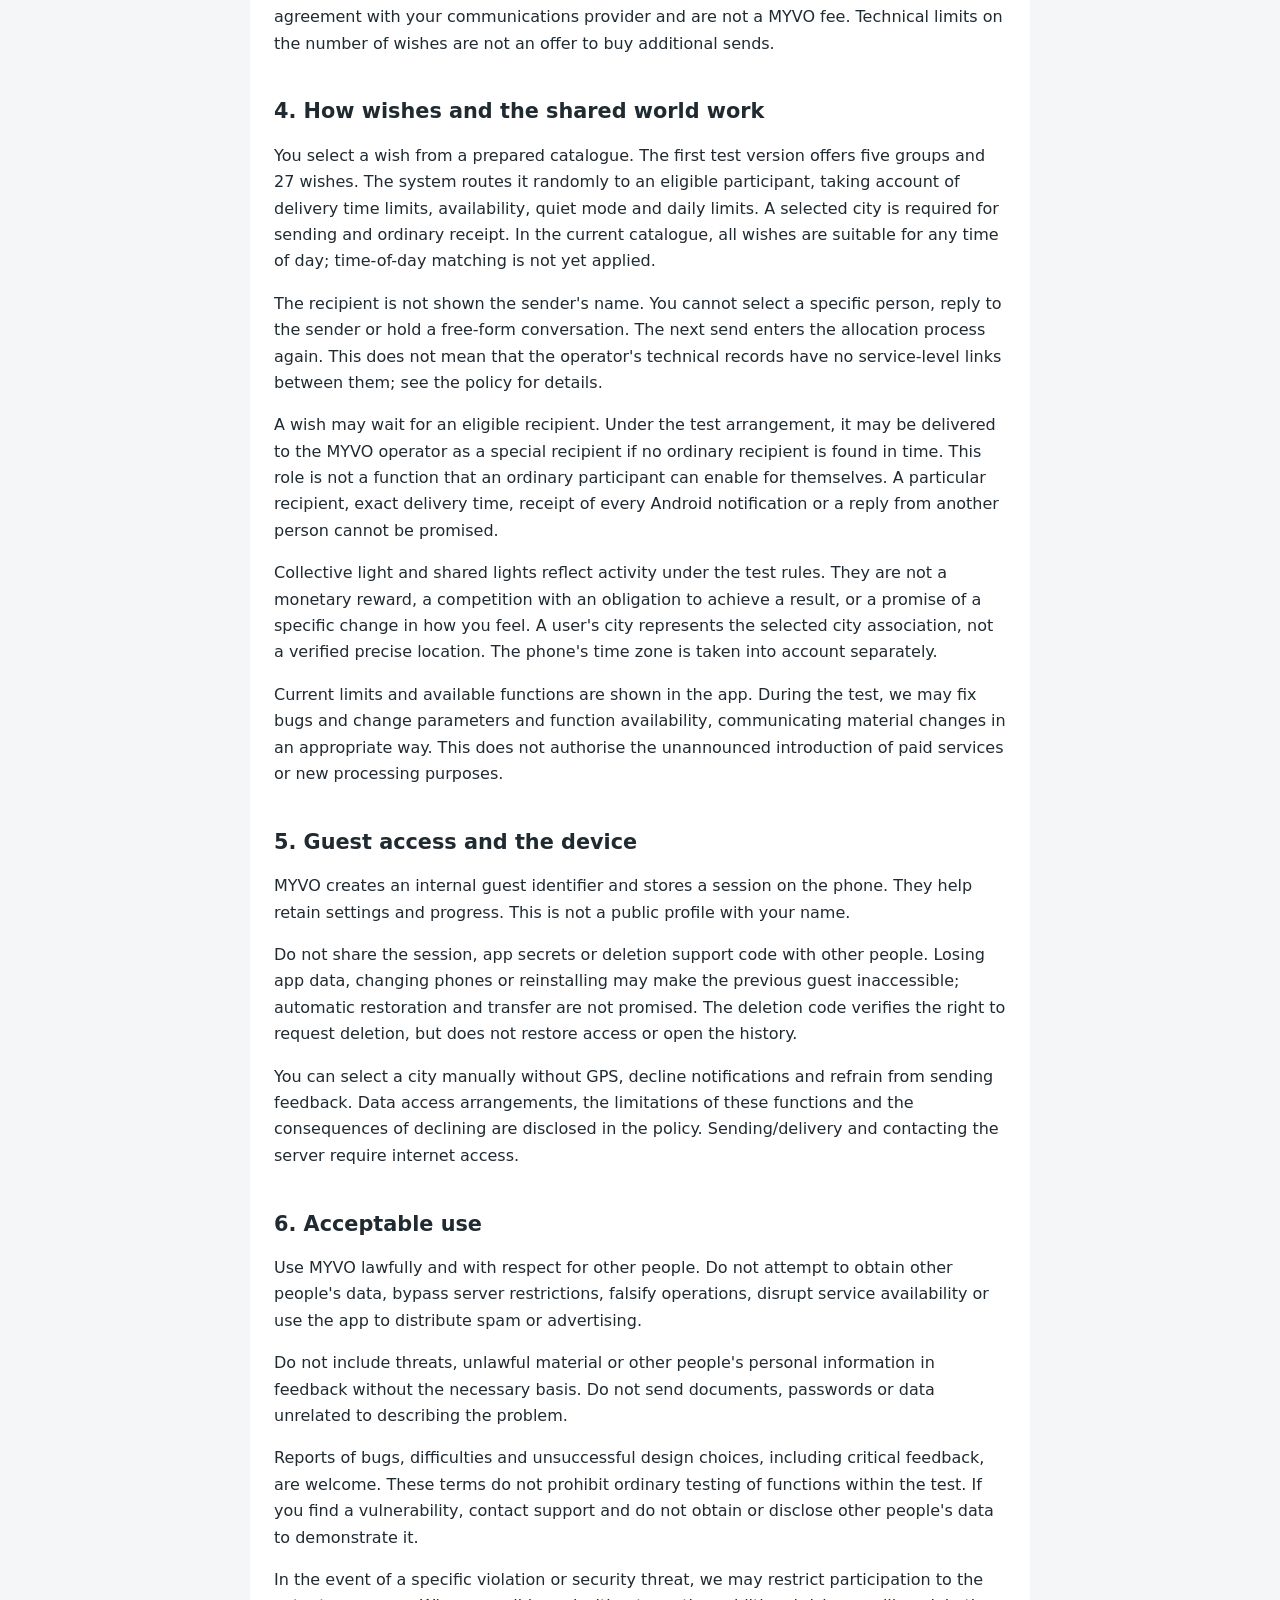
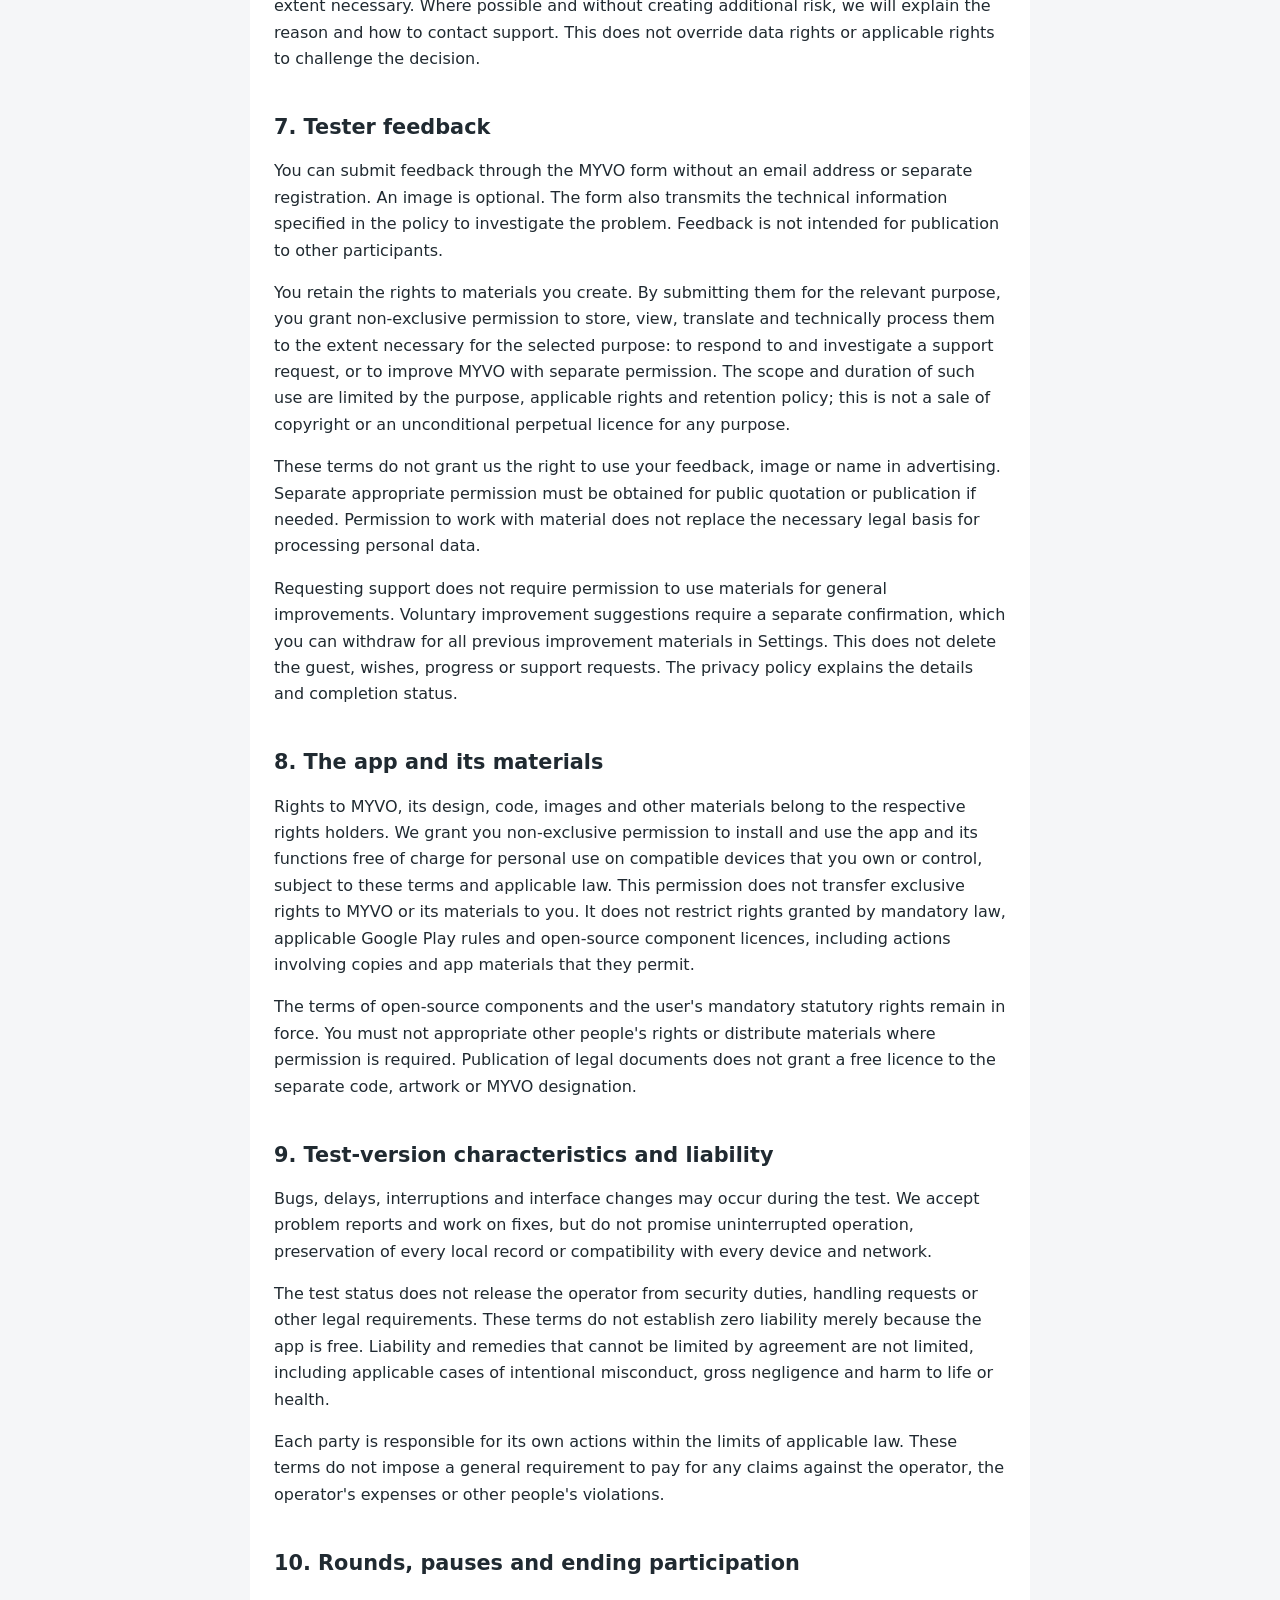
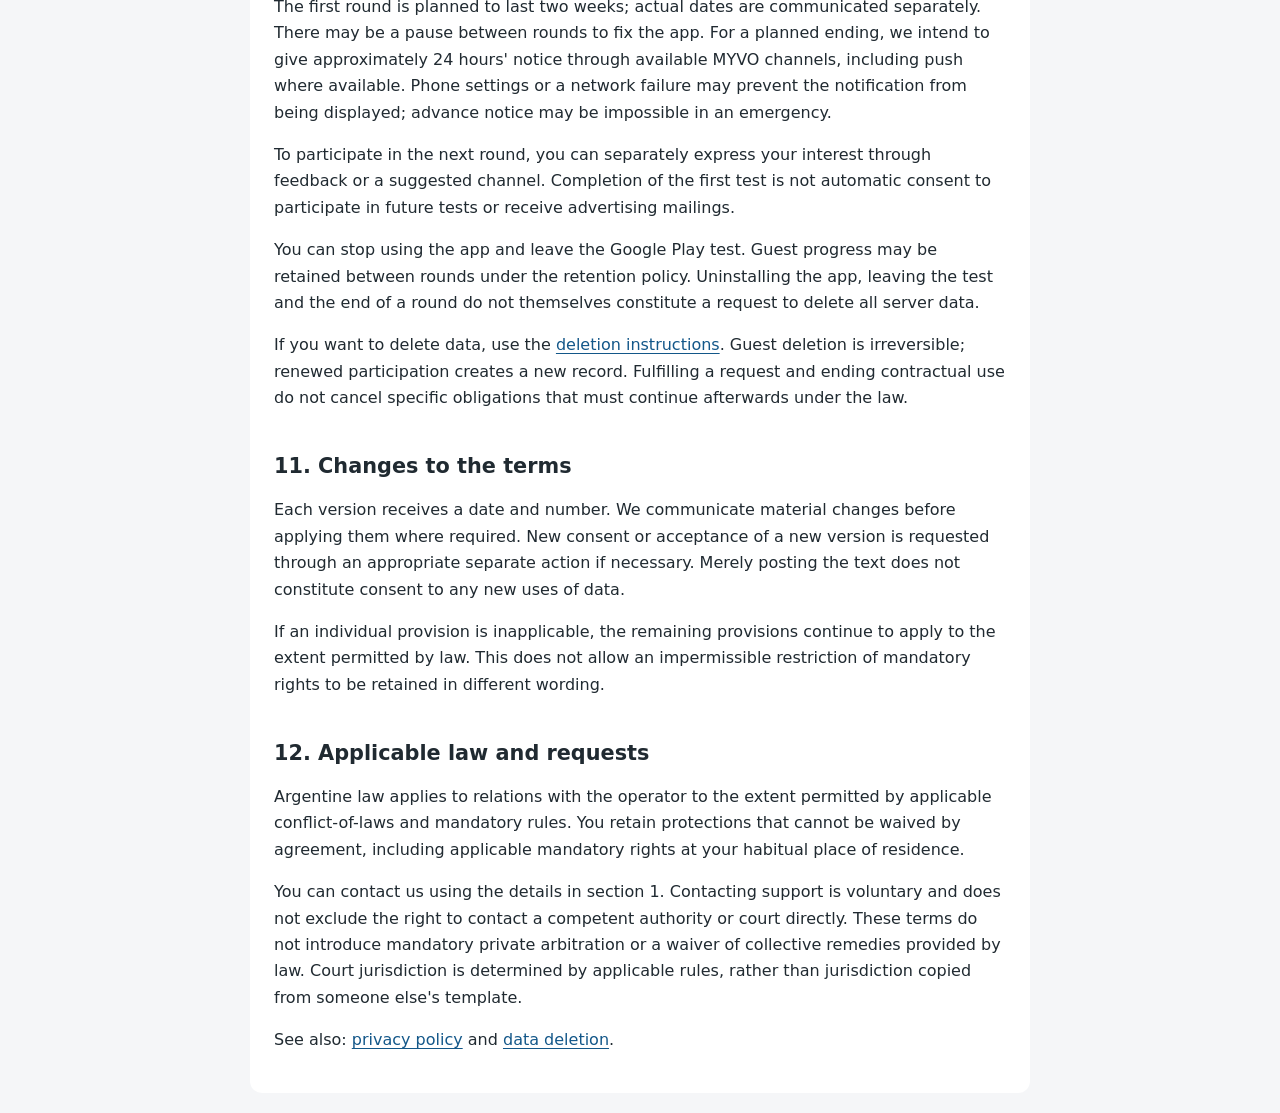
<file: terms-en.html>
<!doctype html>
<html lang="en" translate="no">
<head>
<meta charset="utf-8">
<meta name="viewport" content="width=device-width, initial-scale=1">
<meta name="robots" content="noindex,nofollow">
<meta name="google" content="notranslate">
<meta http-equiv="Content-Security-Policy" content="default-src 'none'; style-src 'self'; base-uri 'none'; form-action 'none'">
<title>MYVO Terms of Use and Test Participation — MYVO RC6</title>
<link rel="stylesheet" href="style.css">
</head>
<body>
<header><a class="skip" href="#content">Skip to content</a><p><strong>MYVO</strong> · <a href="index.html">All documents</a></p><nav aria-label="Language"><a lang="ru" hreflang="ru" href="terms-ru.html">Русский</a> <a lang="en" hreflang="en" href="terms-en.html" aria-current="page">English</a> <a lang="es" hreflang="es" href="terms-es.html">Espa&#241;ol</a> <a lang="fr" hreflang="fr" href="terms-fr.html">Fran&#231;ais</a></nav><nav><a href="privacy-en.html">Privacy</a> <a href="terms-en.html">Terms of use</a> <a href="deletion-en.html">Data deletion</a></nav><p>1.0-beta1 · 2026-11-10</p></header>
<main id="content"><h1 id="myvo-terms-of-use-and-test-participation">MYVO Terms of Use and Test Participation</h1>
<p><strong>Version 1.0-beta1 dated 4 November 2026.</strong> Effective 10 November 2026.</p>
<p><em>Translation note: Machine-assisted translation of the Russian draft; not a certified translation. Linguistic review is pending.</em></p>
<h2 id="who-provides-myvo">1. Who provides MYVO</h2>
<p>MYVO is provided by <strong>Siarhei Kuchar</strong>, a private individual in Argentina.</p>
<p><strong>Address:</strong> Ayacucho 940, 1A, C1111AAD, Ciudad Autónoma de Buenos Aires, Argentina.</p>
<p><strong>Support:</strong> <a href="mailto:myvoapp.support@gmail.com">myvoapp.support@gmail.com</a>.</p>
<p>These terms govern use of the guest Android version of MYVO during test rounds. They do not describe registration, paid functions or free-form chat as features that already exist.</p>
<p>The MYVO agreement is between you and the operator identified above. Google Play distributes the app under its own rules and does not become a party to these terms. For questions about how MYVO works, contact our support. Google's own obligations are determined by applicable law and its terms; this provision does not override them. When you obtain the app through Google Play, your rights under the applicable store rules remain; these terms cannot restrict them contrary to the Google Play distribution agreement.</p>
<h2 id="voluntary-participation">2. Voluntary participation</h2>
<p>The test is intended for participants aged 18 or over. By accepting the terms, you confirm that you are able to participate and enter into such an agreement under applicable law. Registration with a name, phone number, email address or password is not required for the first test.</p>
<p>Participation is voluntary. You can end it at any time. Accepting the terms does not constitute unconditional consent to all forms of data processing: these are explained separately in the <a href="privacy-en.html">privacy policy</a>, and any necessary consent relates to specific optional actions.</p>
<p>A new version of the terms does not apply retrospectively merely because you previously used MYVO. Upon publication, the applicable version must be available to you; material changes and the necessary method of acceptance are communicated separately.</p>
<h2 id="free-use">3. Free use</h2>
<p>MYVO is provided free of charge. The app has no advertising, subscriptions or in-app purchases. Sending and receiving wishes does not create payment obligations to MYVO. These terms are not advance authorisation for advertising, charging you money or selling your data.</p>
<p>Online functions require internet access. Connectivity costs are determined by your agreement with your communications provider and are not a MYVO fee. Technical limits on the number of wishes are not an offer to buy additional sends.</p>
<h2 id="how-wishes-and-the-shared-world-work">4. How wishes and the shared world work</h2>
<p>You select a wish from a prepared catalogue. The first test version offers five groups and 27 wishes. The system routes it randomly to an eligible participant, taking account of delivery time limits, availability, quiet mode and daily limits. A selected city is required for sending and ordinary receipt. In the current catalogue, all wishes are suitable for any time of day; time-of-day matching is not yet applied.</p>
<p>The recipient is not shown the sender's name. You cannot select a specific person, reply to the sender or hold a free-form conversation. The next send enters the allocation process again. This does not mean that the operator's technical records have no service-level links between them; see the policy for details.</p>
<p>A wish may wait for an eligible recipient. Under the test arrangement, it may be delivered to the MYVO operator as a special recipient if no ordinary recipient is found in time. This role is not a function that an ordinary participant can enable for themselves. A particular recipient, exact delivery time, receipt of every Android notification or a reply from another person cannot be promised.</p>
<p>Collective light and shared lights reflect activity under the test rules. They are not a monetary reward, a competition with an obligation to achieve a result, or a promise of a specific change in how you feel. A user's city represents the selected city association, not a verified precise location. The phone's time zone is taken into account separately.</p>
<p>Current limits and available functions are shown in the app. During the test, we may fix bugs and change parameters and function availability, communicating material changes in an appropriate way. This does not authorise the unannounced introduction of paid services or new processing purposes.</p>
<h2 id="guest-access-and-the-device">5. Guest access and the device</h2>
<p>MYVO creates an internal guest identifier and stores a session on the phone. They help retain settings and progress. This is not a public profile with your name.</p>
<p>Do not share the session, app secrets or deletion support code with other people. Losing app data, changing phones or reinstalling may make the previous guest inaccessible; automatic restoration and transfer are not promised. The deletion code verifies the right to request deletion, but does not restore access or open the history.</p>
<p>You can select a city manually without GPS, decline notifications and refrain from sending feedback. Data access arrangements, the limitations of these functions and the consequences of declining are disclosed in the policy. Sending/delivery and contacting the server require internet access.</p>
<h2 id="acceptable-use">6. Acceptable use</h2>
<p>Use MYVO lawfully and with respect for other people. Do not attempt to obtain other people's data, bypass server restrictions, falsify operations, disrupt service availability or use the app to distribute spam or advertising.</p>
<p>Do not include threats, unlawful material or other people's personal information in feedback without the necessary basis. Do not send documents, passwords or data unrelated to describing the problem.</p>
<p>Reports of bugs, difficulties and unsuccessful design choices, including critical feedback, are welcome. These terms do not prohibit ordinary testing of functions within the test. If you find a vulnerability, contact support and do not obtain or disclose other people's data to demonstrate it.</p>
<p>In the event of a specific violation or security threat, we may restrict participation to the extent necessary. Where possible and without creating additional risk, we will explain the reason and how to contact support. This does not override data rights or applicable rights to challenge the decision.</p>
<h2 id="tester-feedback">7. Tester feedback</h2>
<p>You can submit feedback through the MYVO form without an email address or separate registration. An image is optional. The form also transmits the technical information specified in the policy to investigate the problem. Feedback is not intended for publication to other participants.</p>
<p>You retain the rights to materials you create. By submitting them for the relevant purpose, you grant non-exclusive permission to store, view, translate and technically process them to the extent necessary for the selected purpose: to respond to and investigate a support request, or to improve MYVO with separate permission. The scope and duration of such use are limited by the purpose, applicable rights and retention policy; this is not a sale of copyright or an unconditional perpetual licence for any purpose.</p>
<p>These terms do not grant us the right to use your feedback, image or name in advertising. Separate appropriate permission must be obtained for public quotation or publication if needed. Permission to work with material does not replace the necessary legal basis for processing personal data.</p>
<p>Requesting support does not require permission to use materials for general improvements. Voluntary improvement suggestions require a separate confirmation, which you can withdraw for all previous improvement materials in Settings. This does not delete the guest, wishes, progress or support requests. The privacy policy explains the details and completion status.</p>
<h2 id="the-app-and-its-materials">8. The app and its materials</h2>
<p>Rights to MYVO, its design, code, images and other materials belong to the respective rights holders. We grant you non-exclusive permission to install and use the app and its functions free of charge for personal use on compatible devices that you own or control, subject to these terms and applicable law. This permission does not transfer exclusive rights to MYVO or its materials to you. It does not restrict rights granted by mandatory law, applicable Google Play rules and open-source component licences, including actions involving copies and app materials that they permit.</p>
<p>The terms of open-source components and the user's mandatory statutory rights remain in force. You must not appropriate other people's rights or distribute materials where permission is required. Publication of legal documents does not grant a free licence to the separate code, artwork or MYVO designation.</p>
<h2 id="test-version-characteristics-and-liability">9. Test-version characteristics and liability</h2>
<p>Bugs, delays, interruptions and interface changes may occur during the test. We accept problem reports and work on fixes, but do not promise uninterrupted operation, preservation of every local record or compatibility with every device and network.</p>
<p>The test status does not release the operator from security duties, handling requests or other legal requirements. These terms do not establish zero liability merely because the app is free. Liability and remedies that cannot be limited by agreement are not limited, including applicable cases of intentional misconduct, gross negligence and harm to life or health.</p>
<p>Each party is responsible for its own actions within the limits of applicable law. These terms do not impose a general requirement to pay for any claims against the operator, the operator's expenses or other people's violations.</p>
<h2 id="rounds-pauses-and-ending-participation">10. Rounds, pauses and ending participation</h2>
<p>The first round is planned to last two weeks; actual dates are communicated separately. There may be a pause between rounds to fix the app. For a planned ending, we intend to give approximately 24 hours' notice through available MYVO channels, including push where available. Phone settings or a network failure may prevent the notification from being displayed; advance notice may be impossible in an emergency.</p>
<p>To participate in the next round, you can separately express your interest through feedback or a suggested channel. Completion of the first test is not automatic consent to participate in future tests or receive advertising mailings.</p>
<p>You can stop using the app and leave the Google Play test. Guest progress may be retained between rounds under the retention policy. Uninstalling the app, leaving the test and the end of a round do not themselves constitute a request to delete all server data.</p>
<p>If you want to delete data, use the <a href="deletion-en.html">deletion instructions</a>. Guest deletion is irreversible; renewed participation creates a new record. Fulfilling a request and ending contractual use do not cancel specific obligations that must continue afterwards under the law.</p>
<h2 id="changes-to-the-terms">11. Changes to the terms</h2>
<p>Each version receives a date and number. We communicate material changes before applying them where required. New consent or acceptance of a new version is requested through an appropriate separate action if necessary. Merely posting the text does not constitute consent to any new uses of data.</p>
<p>If an individual provision is inapplicable, the remaining provisions continue to apply to the extent permitted by law. This does not allow an impermissible restriction of mandatory rights to be retained in different wording.</p>
<h2 id="applicable-law-and-requests">12. Applicable law and requests</h2>
<p>Argentine law applies to relations with the operator to the extent permitted by applicable conflict-of-laws and mandatory rules. You retain protections that cannot be waived by agreement, including applicable mandatory rights at your habitual place of residence.</p>
<p>You can contact us using the details in section 1. Contacting support is voluntary and does not exclude the right to contact a competent authority or court directly. These terms do not introduce mandatory private arbitration or a waiver of collective remedies provided by law. Court jurisdiction is determined by applicable rules, rather than jurisdiction copied from someone else's template.</p>
<p>See also: <a href="privacy-en.html">privacy policy</a> and <a href="deletion-en.html">data deletion</a>.</p>
</main>

</body>
</html>
</file>
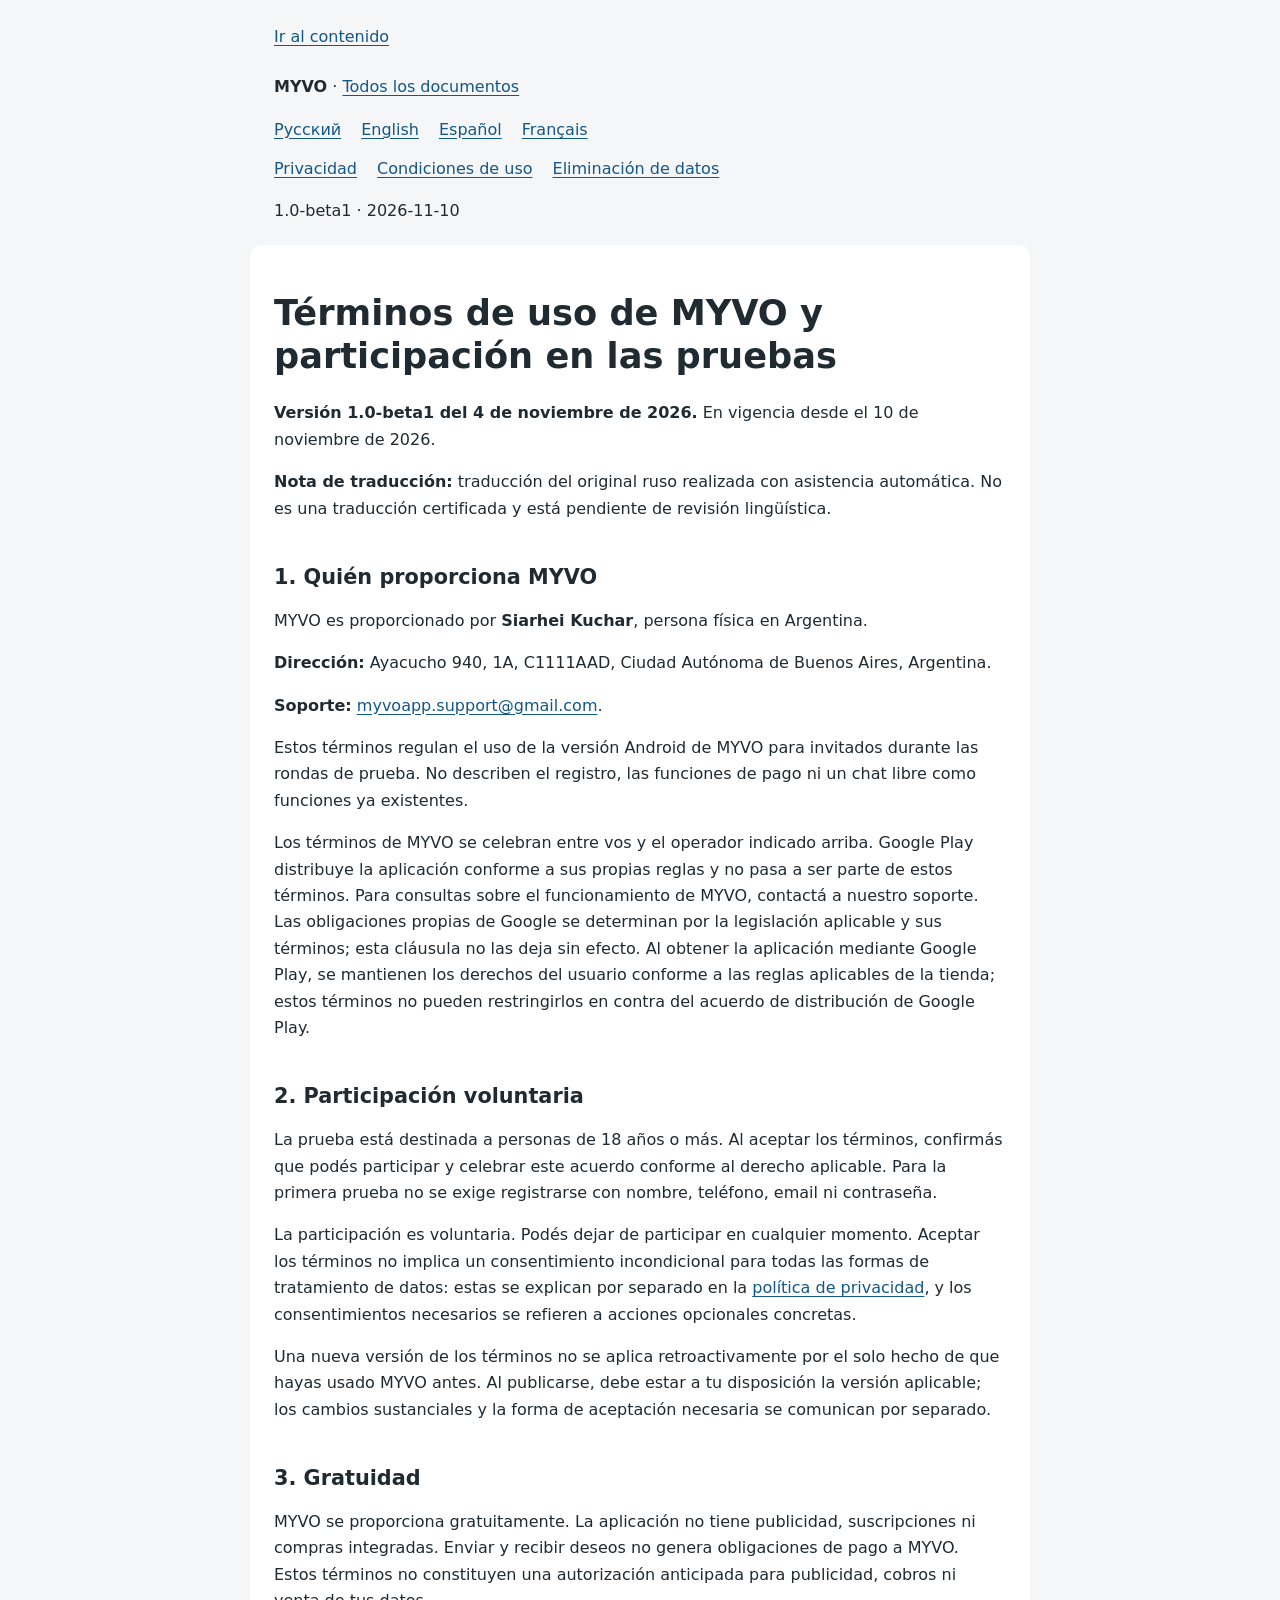
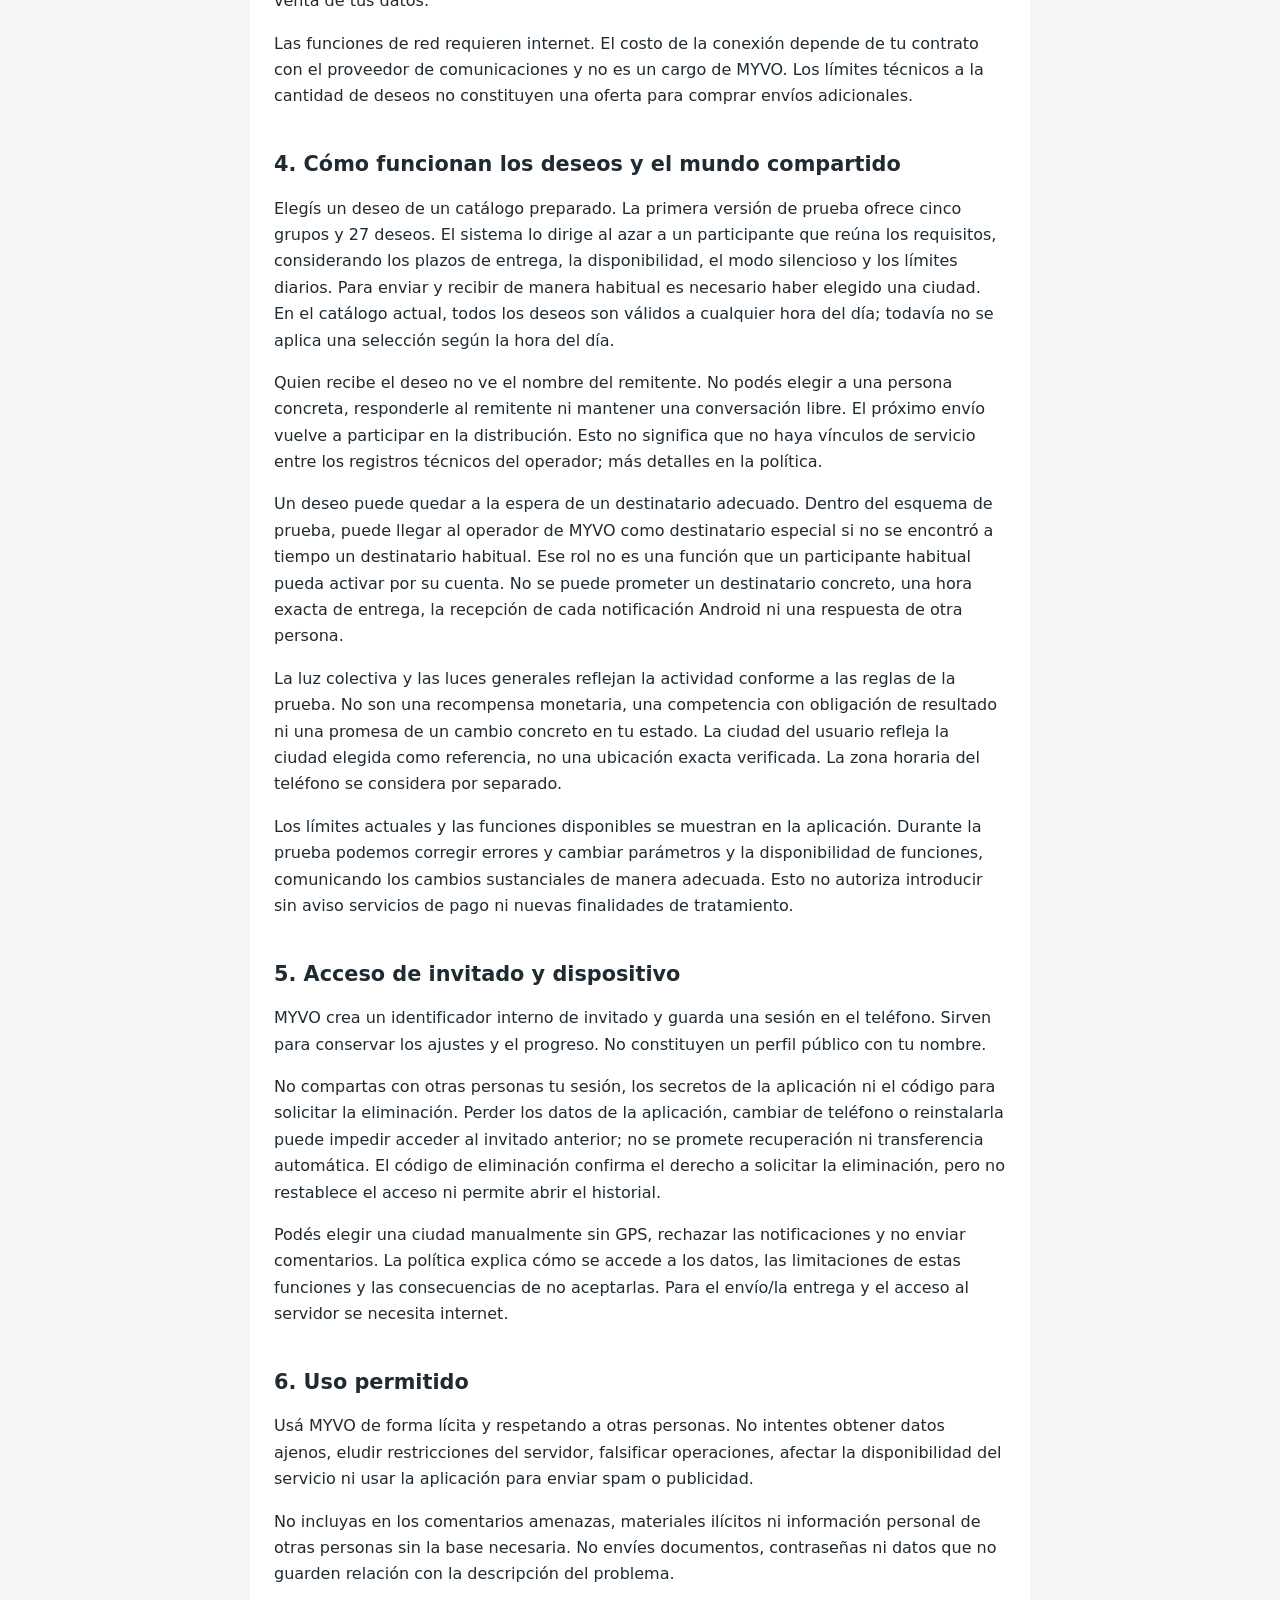
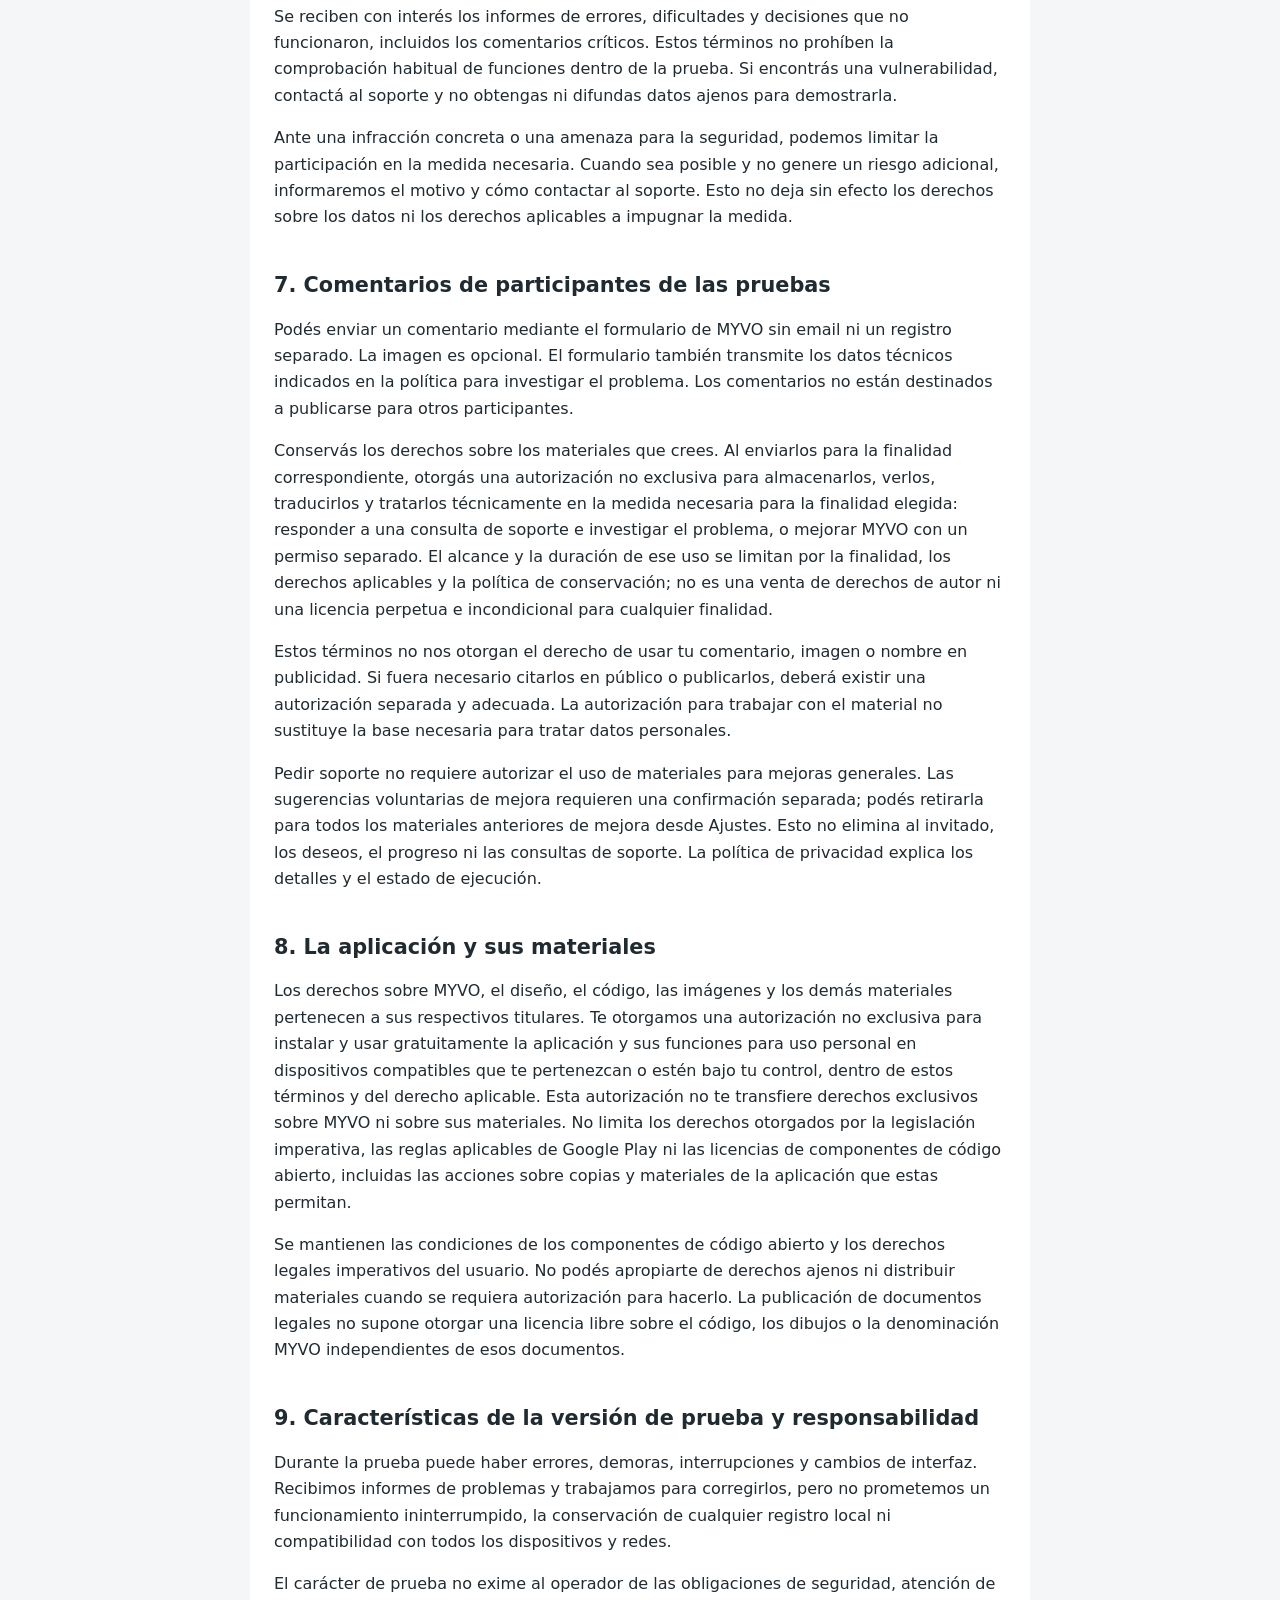
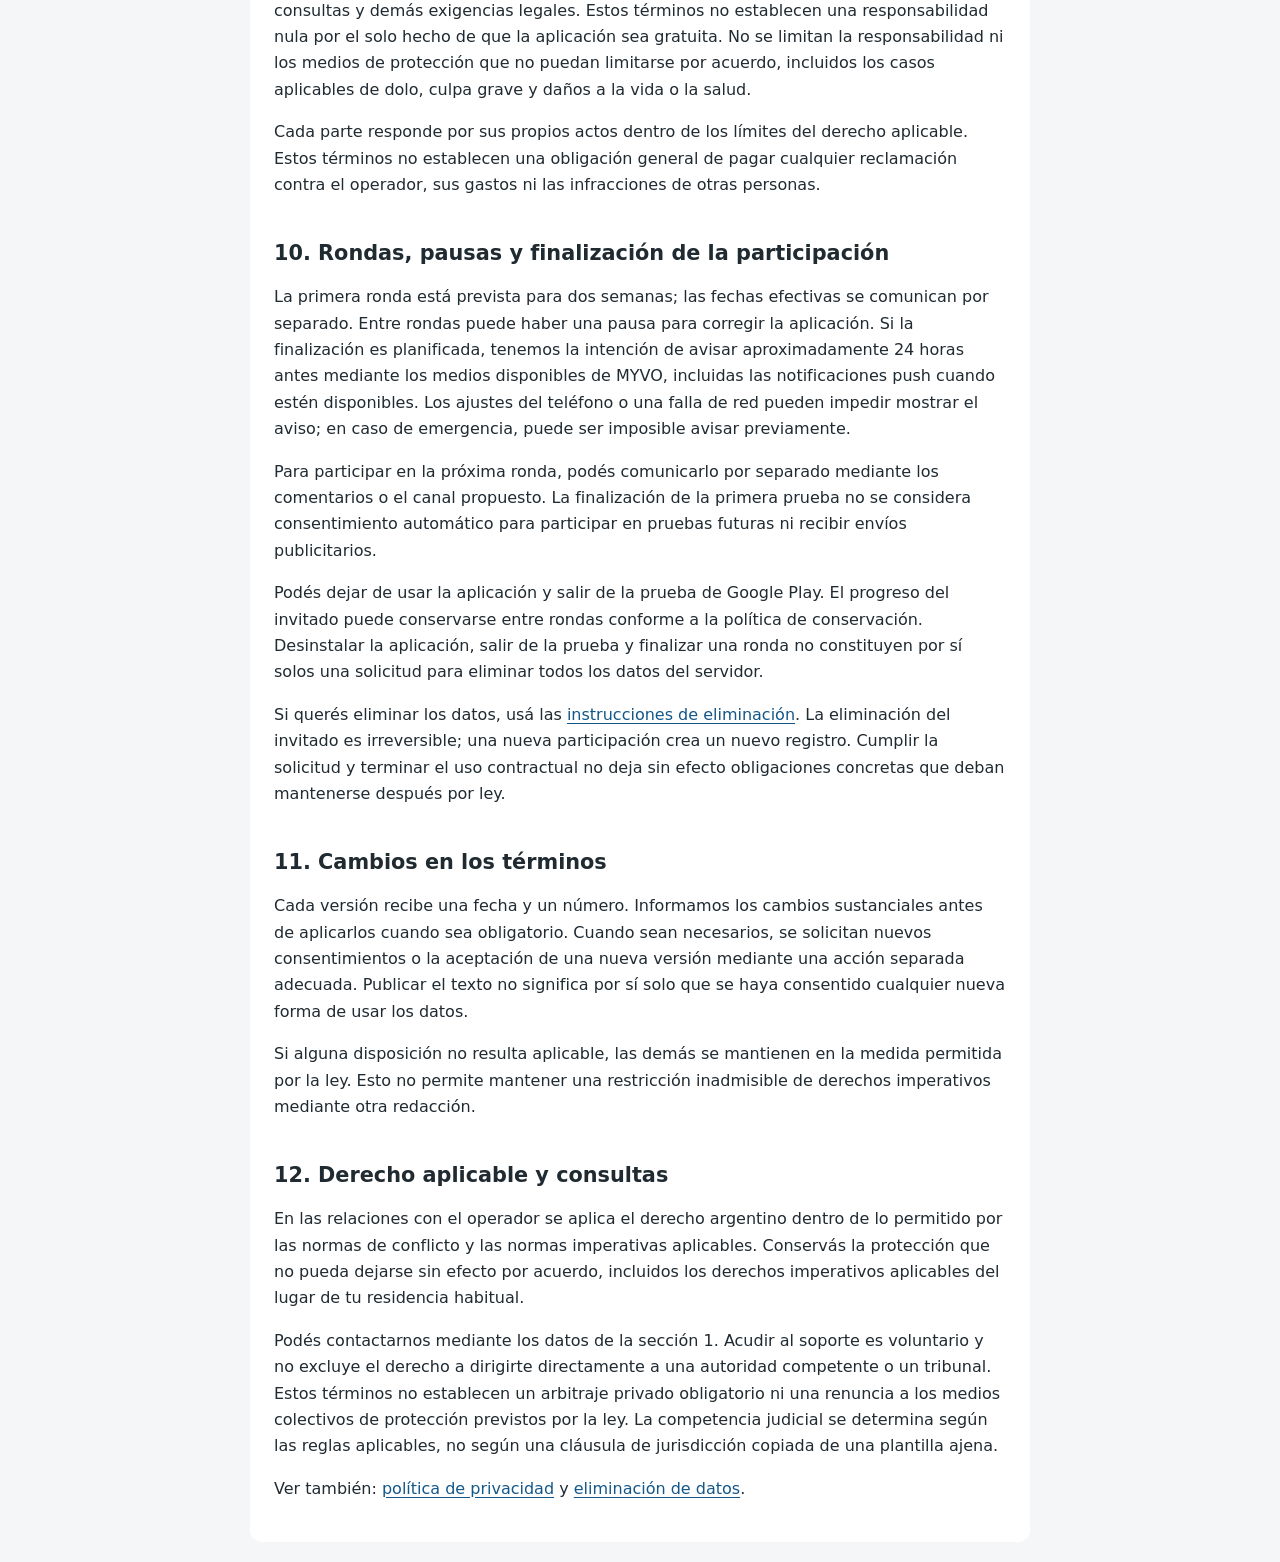
<file: terms-es.html>
<!doctype html>
<html lang="es" translate="no">
<head>
<meta charset="utf-8">
<meta name="viewport" content="width=device-width, initial-scale=1">
<meta name="robots" content="noindex,nofollow">
<meta name="google" content="notranslate">
<meta http-equiv="Content-Security-Policy" content="default-src 'none'; style-src 'self'; base-uri 'none'; form-action 'none'">
<title>T&#233;rminos de uso de MYVO y participaci&#243;n en las pruebas — MYVO RC6</title>
<link rel="stylesheet" href="style.css">
</head>
<body>
<header><a class="skip" href="#content">Ir al contenido</a><p><strong>MYVO</strong> · <a href="index.html">Todos los documentos</a></p><nav aria-label="Idioma"><a lang="ru" hreflang="ru" href="terms-ru.html">Русский</a> <a lang="en" hreflang="en" href="terms-en.html">English</a> <a lang="es" hreflang="es" href="terms-es.html" aria-current="page">Espa&#241;ol</a> <a lang="fr" hreflang="fr" href="terms-fr.html">Fran&#231;ais</a></nav><nav><a href="privacy-es.html">Privacidad</a> <a href="terms-es.html">Condiciones de uso</a> <a href="deletion-es.html">Eliminaci&#243;n de datos</a></nav><p>1.0-beta1 · 2026-11-10</p></header>
<main id="content"><h1 id="terminos-de-uso-de-myvo-y-participacion-en-las-pruebas">Términos de uso de MYVO y participación en las pruebas</h1>
<p><strong>Versión 1.0-beta1 del 4 de noviembre de 2026.</strong> En vigencia desde el 10 de noviembre de 2026.</p>
<p><strong>Nota de traducción:</strong> traducción del original ruso realizada con asistencia automática. No es una traducción certificada y está pendiente de revisión lingüística.</p>
<h2 id="quien-proporciona-myvo">1. Quién proporciona MYVO</h2>
<p>MYVO es proporcionado por <strong>Siarhei Kuchar</strong>, persona física en Argentina.</p>
<p><strong>Dirección:</strong> Ayacucho 940, 1A, C1111AAD, Ciudad Autónoma de Buenos Aires, Argentina.</p>
<p><strong>Soporte:</strong> <a href="mailto:myvoapp.support@gmail.com">myvoapp.support@gmail.com</a>.</p>
<p>Estos términos regulan el uso de la versión Android de MYVO para invitados durante las rondas de prueba. No describen el registro, las funciones de pago ni un chat libre como funciones ya existentes.</p>
<p>Los términos de MYVO se celebran entre vos y el operador indicado arriba. Google Play distribuye la aplicación conforme a sus propias reglas y no pasa a ser parte de estos términos. Para consultas sobre el funcionamiento de MYVO, contactá a nuestro soporte. Las obligaciones propias de Google se determinan por la legislación aplicable y sus términos; esta cláusula no las deja sin efecto. Al obtener la aplicación mediante Google Play, se mantienen los derechos del usuario conforme a las reglas aplicables de la tienda; estos términos no pueden restringirlos en contra del acuerdo de distribución de Google Play.</p>
<h2 id="participacion-voluntaria">2. Participación voluntaria</h2>
<p>La prueba está destinada a personas de 18 años o más. Al aceptar los términos, confirmás que podés participar y celebrar este acuerdo conforme al derecho aplicable. Para la primera prueba no se exige registrarse con nombre, teléfono, email ni contraseña.</p>
<p>La participación es voluntaria. Podés dejar de participar en cualquier momento. Aceptar los términos no implica un consentimiento incondicional para todas las formas de tratamiento de datos: estas se explican por separado en la <a href="privacy-es.html">política de privacidad</a>, y los consentimientos necesarios se refieren a acciones opcionales concretas.</p>
<p>Una nueva versión de los términos no se aplica retroactivamente por el solo hecho de que hayas usado MYVO antes. Al publicarse, debe estar a tu disposición la versión aplicable; los cambios sustanciales y la forma de aceptación necesaria se comunican por separado.</p>
<h2 id="gratuidad">3. Gratuidad</h2>
<p>MYVO se proporciona gratuitamente. La aplicación no tiene publicidad, suscripciones ni compras integradas. Enviar y recibir deseos no genera obligaciones de pago a MYVO. Estos términos no constituyen una autorización anticipada para publicidad, cobros ni venta de tus datos.</p>
<p>Las funciones de red requieren internet. El costo de la conexión depende de tu contrato con el proveedor de comunicaciones y no es un cargo de MYVO. Los límites técnicos a la cantidad de deseos no constituyen una oferta para comprar envíos adicionales.</p>
<h2 id="como-funcionan-los-deseos-y-el-mundo-compartido">4. Cómo funcionan los deseos y el mundo compartido</h2>
<p>Elegís un deseo de un catálogo preparado. La primera versión de prueba ofrece cinco grupos y 27 deseos. El sistema lo dirige al azar a un participante que reúna los requisitos, considerando los plazos de entrega, la disponibilidad, el modo silencioso y los límites diarios. Para enviar y recibir de manera habitual es necesario haber elegido una ciudad. En el catálogo actual, todos los deseos son válidos a cualquier hora del día; todavía no se aplica una selección según la hora del día.</p>
<p>Quien recibe el deseo no ve el nombre del remitente. No podés elegir a una persona concreta, responderle al remitente ni mantener una conversación libre. El próximo envío vuelve a participar en la distribución. Esto no significa que no haya vínculos de servicio entre los registros técnicos del operador; más detalles en la política.</p>
<p>Un deseo puede quedar a la espera de un destinatario adecuado. Dentro del esquema de prueba, puede llegar al operador de MYVO como destinatario especial si no se encontró a tiempo un destinatario habitual. Ese rol no es una función que un participante habitual pueda activar por su cuenta. No se puede prometer un destinatario concreto, una hora exacta de entrega, la recepción de cada notificación Android ni una respuesta de otra persona.</p>
<p>La luz colectiva y las luces generales reflejan la actividad conforme a las reglas de la prueba. No son una recompensa monetaria, una competencia con obligación de resultado ni una promesa de un cambio concreto en tu estado. La ciudad del usuario refleja la ciudad elegida como referencia, no una ubicación exacta verificada. La zona horaria del teléfono se considera por separado.</p>
<p>Los límites actuales y las funciones disponibles se muestran en la aplicación. Durante la prueba podemos corregir errores y cambiar parámetros y la disponibilidad de funciones, comunicando los cambios sustanciales de manera adecuada. Esto no autoriza introducir sin aviso servicios de pago ni nuevas finalidades de tratamiento.</p>
<h2 id="acceso-de-invitado-y-dispositivo">5. Acceso de invitado y dispositivo</h2>
<p>MYVO crea un identificador interno de invitado y guarda una sesión en el teléfono. Sirven para conservar los ajustes y el progreso. No constituyen un perfil público con tu nombre.</p>
<p>No compartas con otras personas tu sesión, los secretos de la aplicación ni el código para solicitar la eliminación. Perder los datos de la aplicación, cambiar de teléfono o reinstalarla puede impedir acceder al invitado anterior; no se promete recuperación ni transferencia automática. El código de eliminación confirma el derecho a solicitar la eliminación, pero no restablece el acceso ni permite abrir el historial.</p>
<p>Podés elegir una ciudad manualmente sin GPS, rechazar las notificaciones y no enviar comentarios. La política explica cómo se accede a los datos, las limitaciones de estas funciones y las consecuencias de no aceptarlas. Para el envío/la entrega y el acceso al servidor se necesita internet.</p>
<h2 id="uso-permitido">6. Uso permitido</h2>
<p>Usá MYVO de forma lícita y respetando a otras personas. No intentes obtener datos ajenos, eludir restricciones del servidor, falsificar operaciones, afectar la disponibilidad del servicio ni usar la aplicación para enviar spam o publicidad.</p>
<p>No incluyas en los comentarios amenazas, materiales ilícitos ni información personal de otras personas sin la base necesaria. No envíes documentos, contraseñas ni datos que no guarden relación con la descripción del problema.</p>
<p>Se reciben con interés los informes de errores, dificultades y decisiones que no funcionaron, incluidos los comentarios críticos. Estos términos no prohíben la comprobación habitual de funciones dentro de la prueba. Si encontrás una vulnerabilidad, contactá al soporte y no obtengas ni difundas datos ajenos para demostrarla.</p>
<p>Ante una infracción concreta o una amenaza para la seguridad, podemos limitar la participación en la medida necesaria. Cuando sea posible y no genere un riesgo adicional, informaremos el motivo y cómo contactar al soporte. Esto no deja sin efecto los derechos sobre los datos ni los derechos aplicables a impugnar la medida.</p>
<h2 id="comentarios-de-participantes-de-las-pruebas">7. Comentarios de participantes de las pruebas</h2>
<p>Podés enviar un comentario mediante el formulario de MYVO sin email ni un registro separado. La imagen es opcional. El formulario también transmite los datos técnicos indicados en la política para investigar el problema. Los comentarios no están destinados a publicarse para otros participantes.</p>
<p>Conservás los derechos sobre los materiales que crees. Al enviarlos para la finalidad correspondiente, otorgás una autorización no exclusiva para almacenarlos, verlos, traducirlos y tratarlos técnicamente en la medida necesaria para la finalidad elegida: responder a una consulta de soporte e investigar el problema, o mejorar MYVO con un permiso separado. El alcance y la duración de ese uso se limitan por la finalidad, los derechos aplicables y la política de conservación; no es una venta de derechos de autor ni una licencia perpetua e incondicional para cualquier finalidad.</p>
<p>Estos términos no nos otorgan el derecho de usar tu comentario, imagen o nombre en publicidad. Si fuera necesario citarlos en público o publicarlos, deberá existir una autorización separada y adecuada. La autorización para trabajar con el material no sustituye la base necesaria para tratar datos personales.</p>
<p>Pedir soporte no requiere autorizar el uso de materiales para mejoras generales. Las sugerencias voluntarias de mejora requieren una confirmación separada; podés retirarla para todos los materiales anteriores de mejora desde Ajustes. Esto no elimina al invitado, los deseos, el progreso ni las consultas de soporte. La política de privacidad explica los detalles y el estado de ejecución.</p>
<h2 id="la-aplicacion-y-sus-materiales">8. La aplicación y sus materiales</h2>
<p>Los derechos sobre MYVO, el diseño, el código, las imágenes y los demás materiales pertenecen a sus respectivos titulares. Te otorgamos una autorización no exclusiva para instalar y usar gratuitamente la aplicación y sus funciones para uso personal en dispositivos compatibles que te pertenezcan o estén bajo tu control, dentro de estos términos y del derecho aplicable. Esta autorización no te transfiere derechos exclusivos sobre MYVO ni sobre sus materiales. No limita los derechos otorgados por la legislación imperativa, las reglas aplicables de Google Play ni las licencias de componentes de código abierto, incluidas las acciones sobre copias y materiales de la aplicación que estas permitan.</p>
<p>Se mantienen las condiciones de los componentes de código abierto y los derechos legales imperativos del usuario. No podés apropiarte de derechos ajenos ni distribuir materiales cuando se requiera autorización para hacerlo. La publicación de documentos legales no supone otorgar una licencia libre sobre el código, los dibujos o la denominación MYVO independientes de esos documentos.</p>
<h2 id="caracteristicas-de-la-version-de-prueba-y-responsabilidad">9. Características de la versión de prueba y responsabilidad</h2>
<p>Durante la prueba puede haber errores, demoras, interrupciones y cambios de interfaz. Recibimos informes de problemas y trabajamos para corregirlos, pero no prometemos un funcionamiento ininterrumpido, la conservación de cualquier registro local ni compatibilidad con todos los dispositivos y redes.</p>
<p>El carácter de prueba no exime al operador de las obligaciones de seguridad, atención de consultas y demás exigencias legales. Estos términos no establecen una responsabilidad nula por el solo hecho de que la aplicación sea gratuita. No se limitan la responsabilidad ni los medios de protección que no puedan limitarse por acuerdo, incluidos los casos aplicables de dolo, culpa grave y daños a la vida o la salud.</p>
<p>Cada parte responde por sus propios actos dentro de los límites del derecho aplicable. Estos términos no establecen una obligación general de pagar cualquier reclamación contra el operador, sus gastos ni las infracciones de otras personas.</p>
<h2 id="rondas-pausas-y-finalizacion-de-la-participacion">10. Rondas, pausas y finalización de la participación</h2>
<p>La primera ronda está prevista para dos semanas; las fechas efectivas se comunican por separado. Entre rondas puede haber una pausa para corregir la aplicación. Si la finalización es planificada, tenemos la intención de avisar aproximadamente 24 horas antes mediante los medios disponibles de MYVO, incluidas las notificaciones push cuando estén disponibles. Los ajustes del teléfono o una falla de red pueden impedir mostrar el aviso; en caso de emergencia, puede ser imposible avisar previamente.</p>
<p>Para participar en la próxima ronda, podés comunicarlo por separado mediante los comentarios o el canal propuesto. La finalización de la primera prueba no se considera consentimiento automático para participar en pruebas futuras ni recibir envíos publicitarios.</p>
<p>Podés dejar de usar la aplicación y salir de la prueba de Google Play. El progreso del invitado puede conservarse entre rondas conforme a la política de conservación. Desinstalar la aplicación, salir de la prueba y finalizar una ronda no constituyen por sí solos una solicitud para eliminar todos los datos del servidor.</p>
<p>Si querés eliminar los datos, usá las <a href="deletion-es.html">instrucciones de eliminación</a>. La eliminación del invitado es irreversible; una nueva participación crea un nuevo registro. Cumplir la solicitud y terminar el uso contractual no deja sin efecto obligaciones concretas que deban mantenerse después por ley.</p>
<h2 id="cambios-en-los-terminos">11. Cambios en los términos</h2>
<p>Cada versión recibe una fecha y un número. Informamos los cambios sustanciales antes de aplicarlos cuando sea obligatorio. Cuando sean necesarios, se solicitan nuevos consentimientos o la aceptación de una nueva versión mediante una acción separada adecuada. Publicar el texto no significa por sí solo que se haya consentido cualquier nueva forma de usar los datos.</p>
<p>Si alguna disposición no resulta aplicable, las demás se mantienen en la medida permitida por la ley. Esto no permite mantener una restricción inadmisible de derechos imperativos mediante otra redacción.</p>
<h2 id="derecho-aplicable-y-consultas">12. Derecho aplicable y consultas</h2>
<p>En las relaciones con el operador se aplica el derecho argentino dentro de lo permitido por las normas de conflicto y las normas imperativas aplicables. Conservás la protección que no pueda dejarse sin efecto por acuerdo, incluidos los derechos imperativos aplicables del lugar de tu residencia habitual.</p>
<p>Podés contactarnos mediante los datos de la sección 1. Acudir al soporte es voluntario y no excluye el derecho a dirigirte directamente a una autoridad competente o un tribunal. Estos términos no establecen un arbitraje privado obligatorio ni una renuncia a los medios colectivos de protección previstos por la ley. La competencia judicial se determina según las reglas aplicables, no según una cláusula de jurisdicción copiada de una plantilla ajena.</p>
<p>Ver también: <a href="privacy-es.html">política de privacidad</a> y <a href="deletion-es.html">eliminación de datos</a>.</p>
</main>

</body>
</html>
</file>
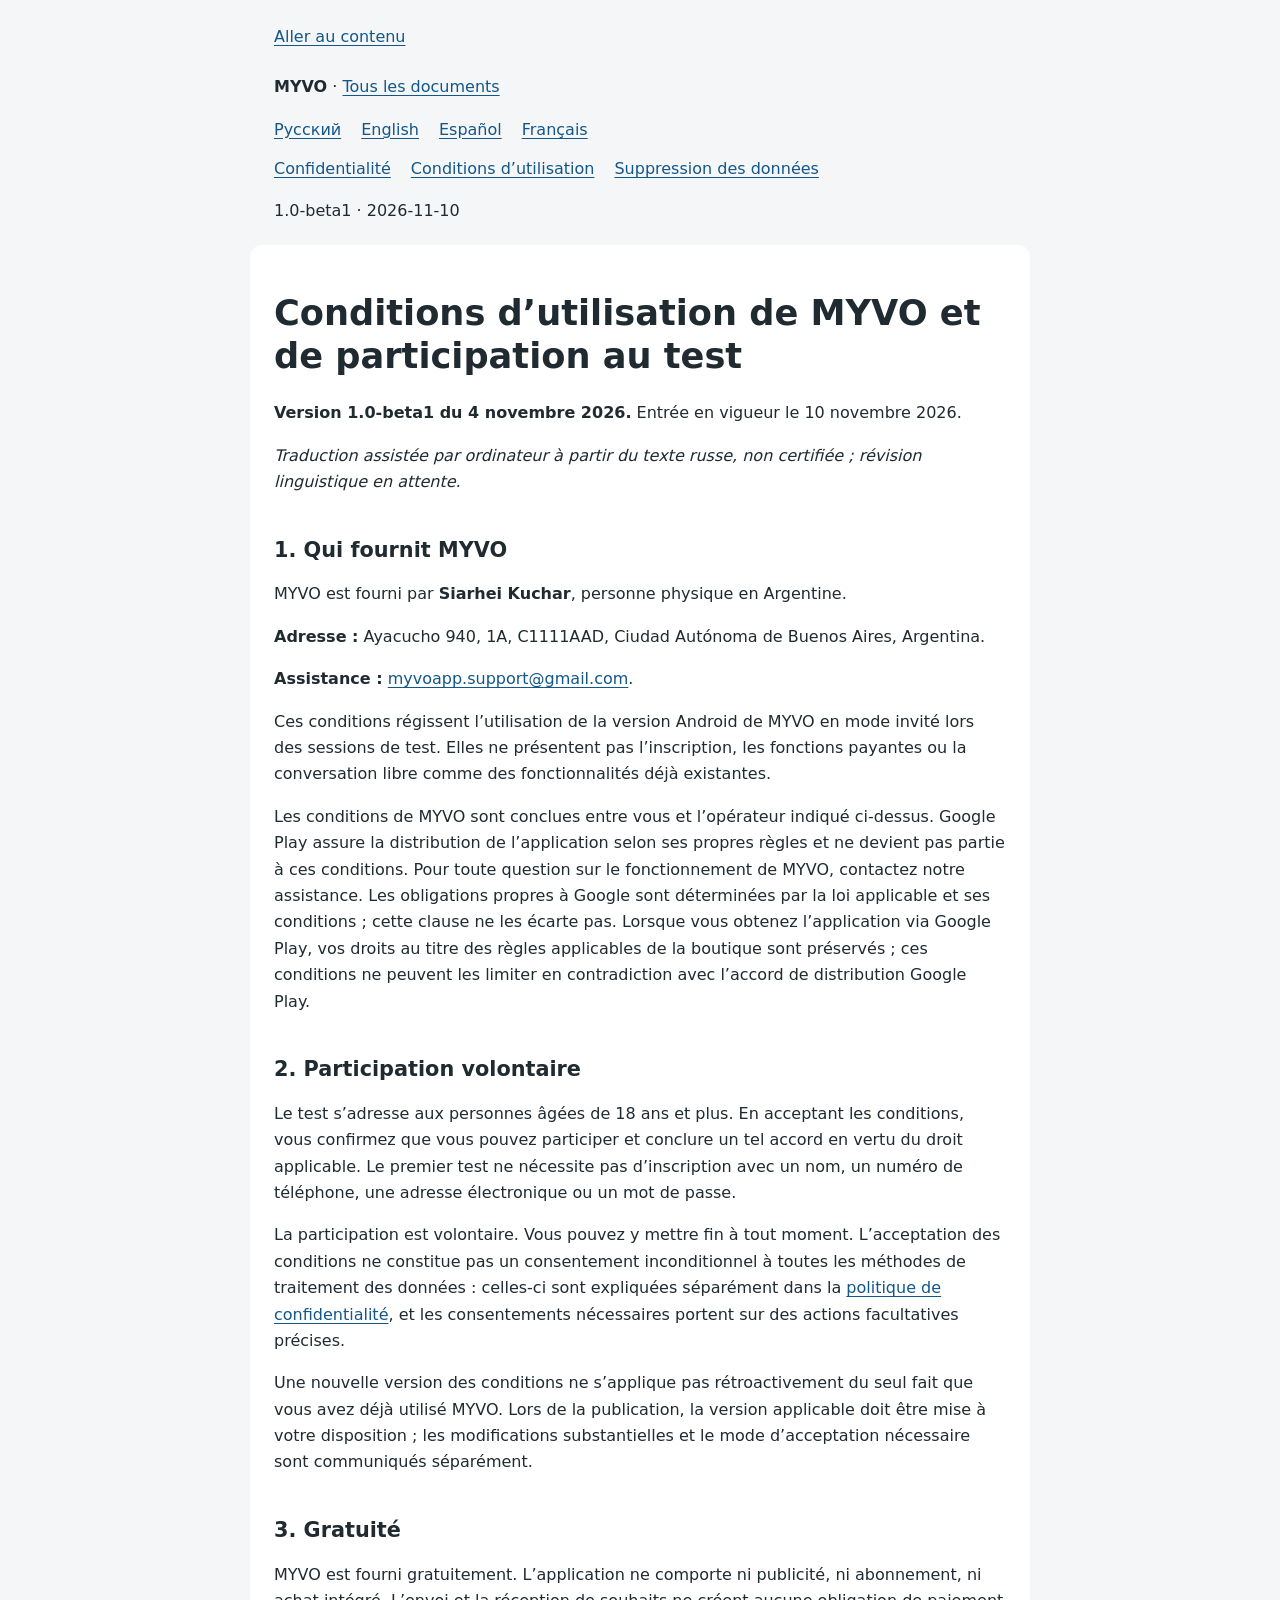
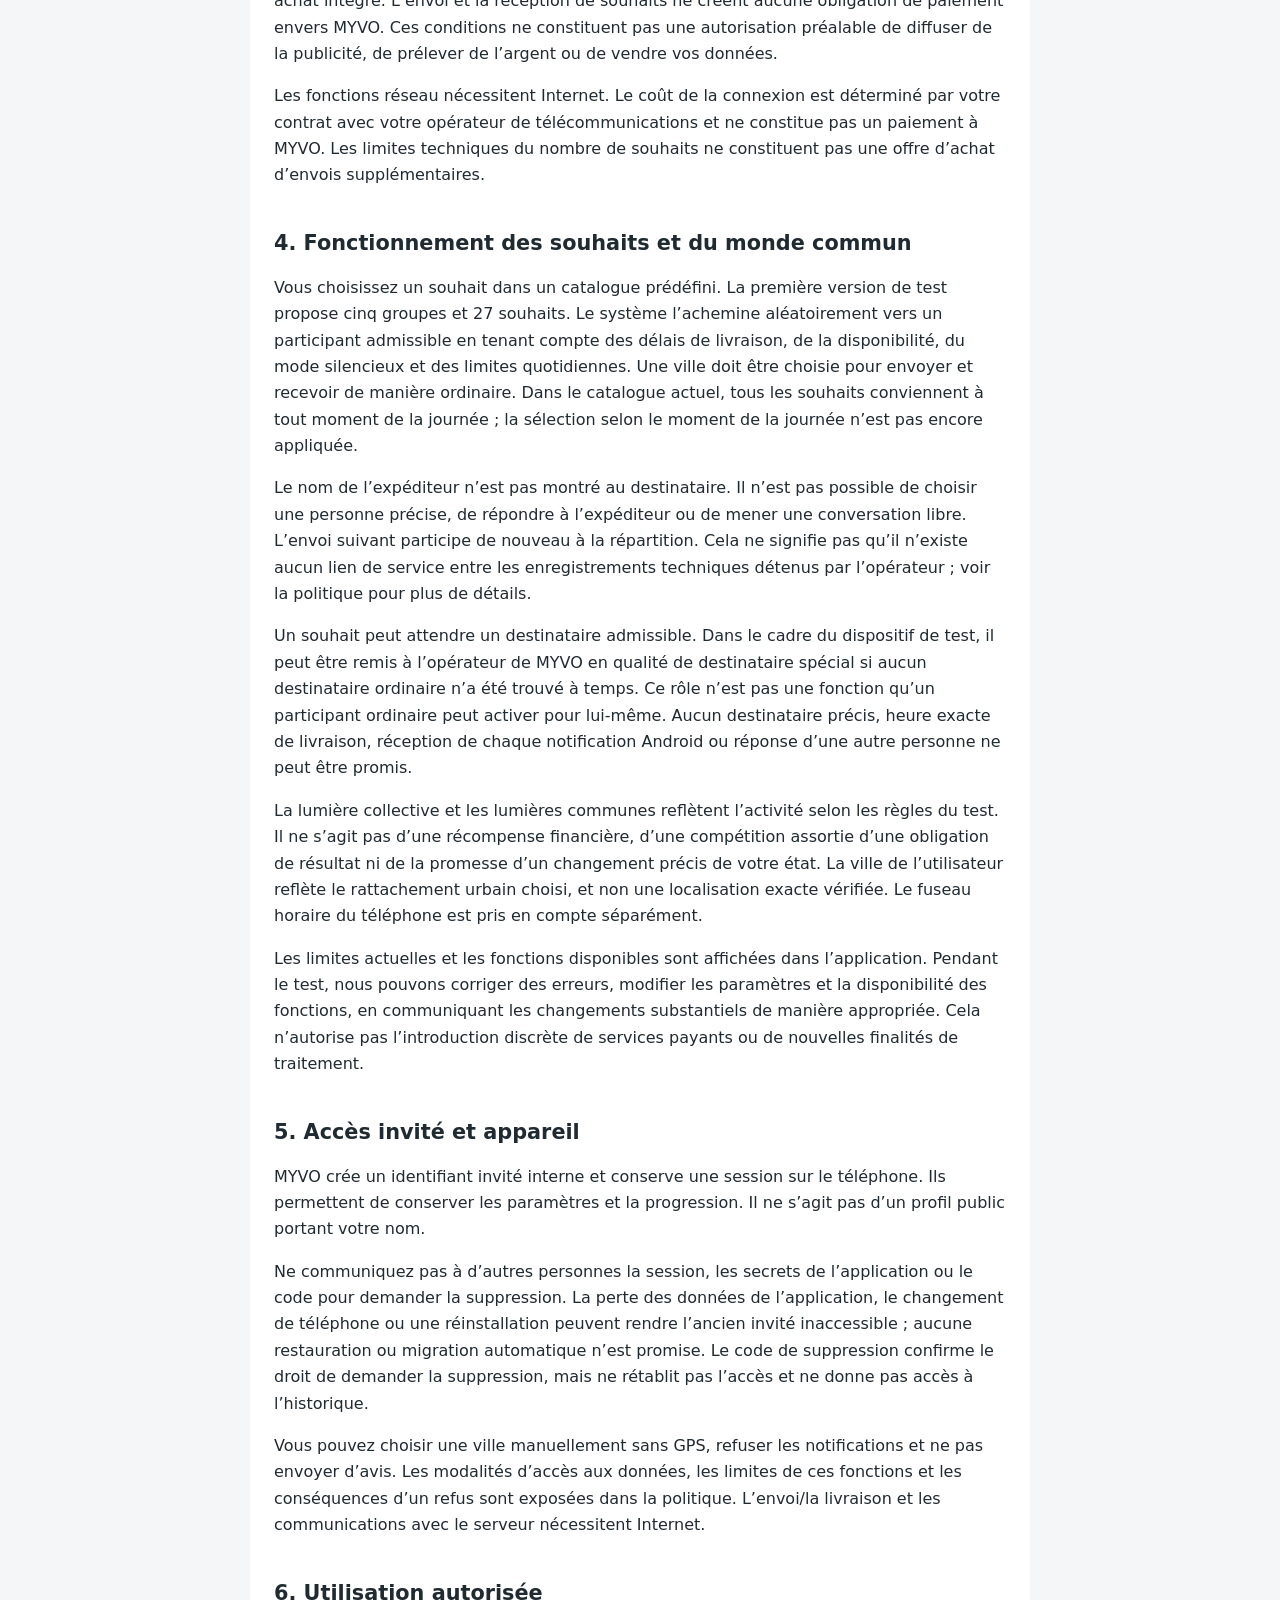
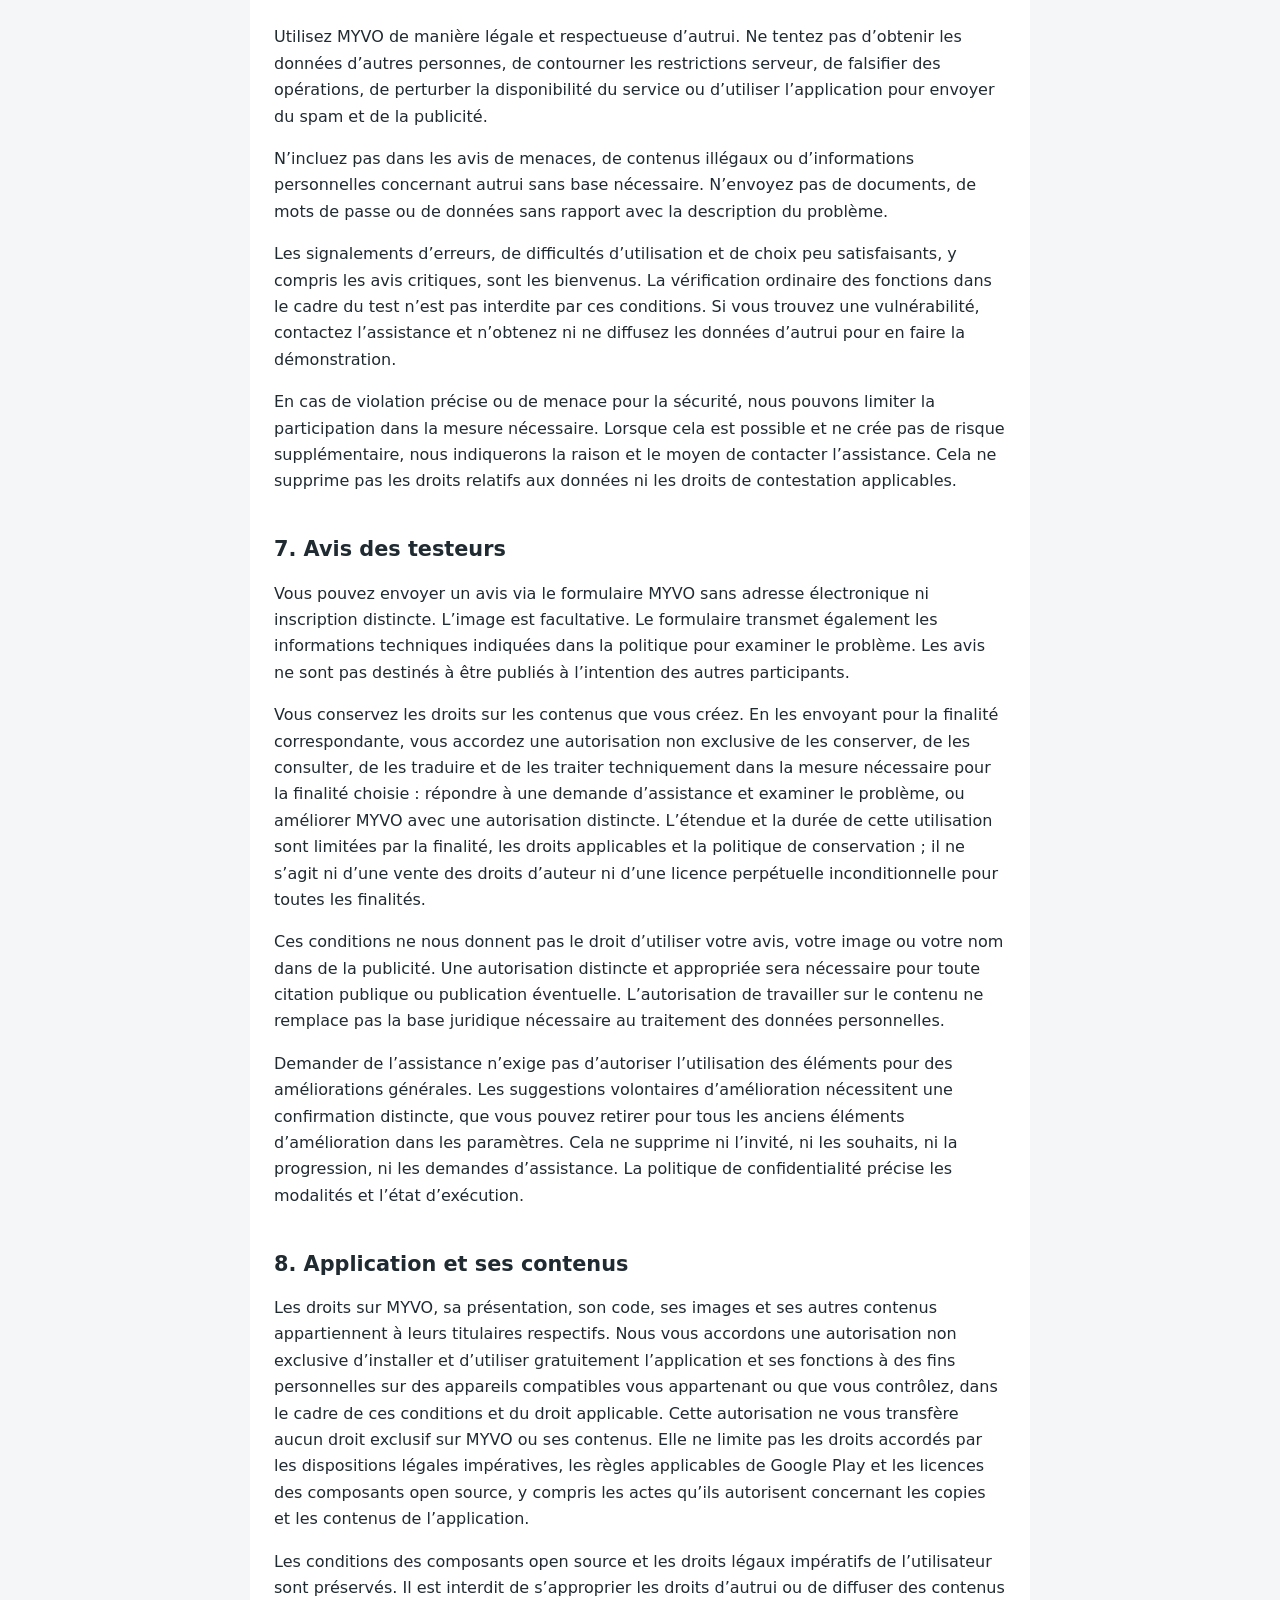
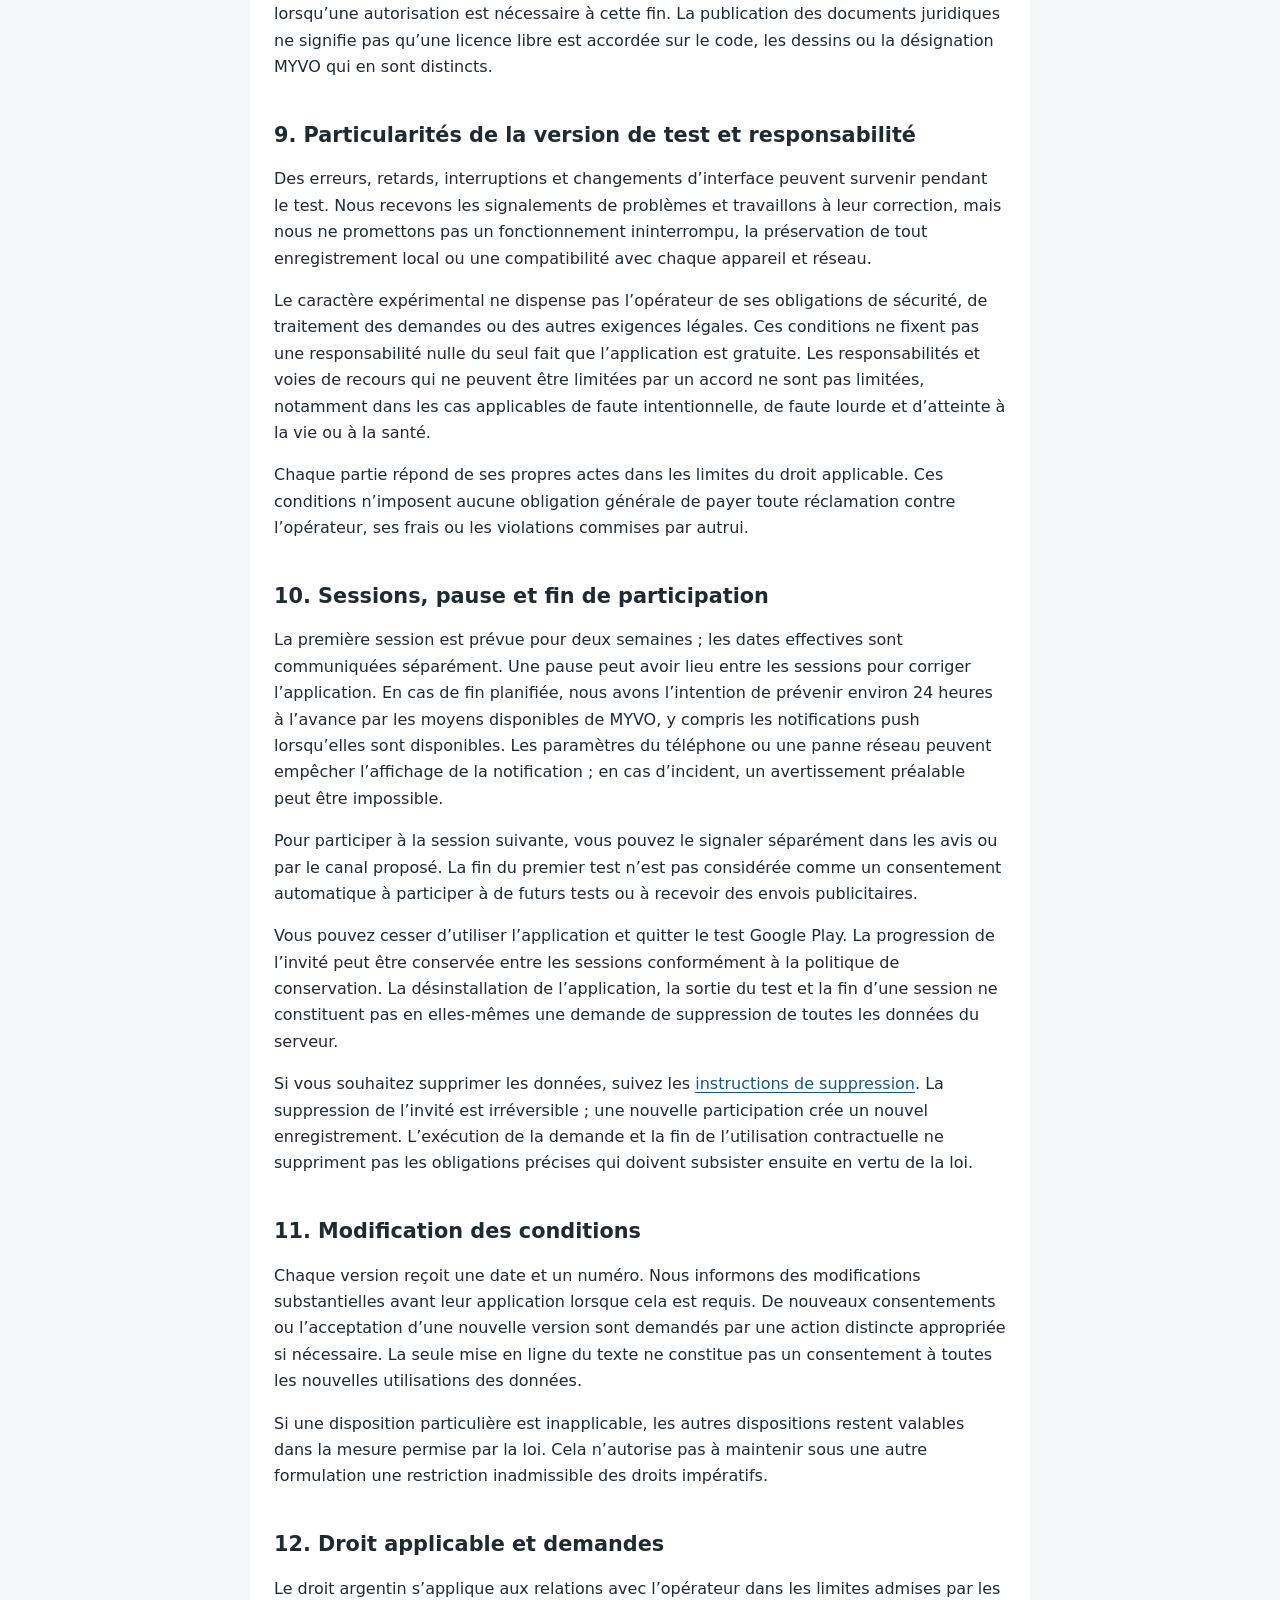
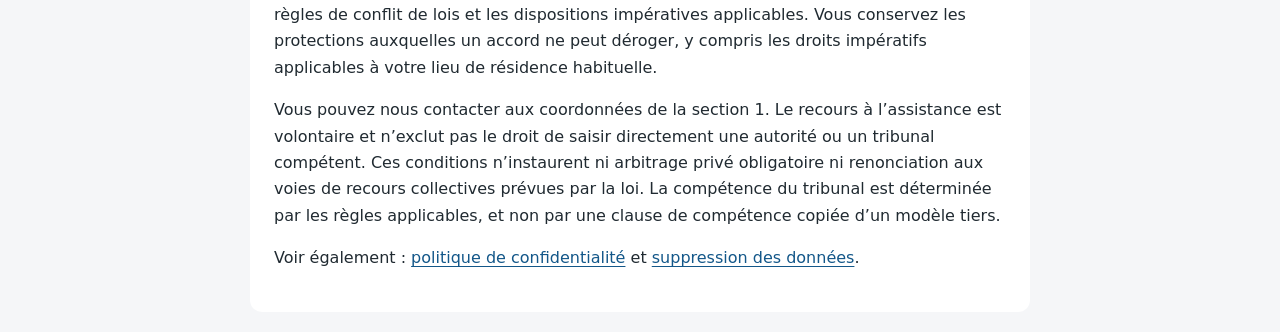
<file: terms-fr.html>
<!doctype html>
<html lang="fr" translate="no">
<head>
<meta charset="utf-8">
<meta name="viewport" content="width=device-width, initial-scale=1">
<meta name="robots" content="noindex,nofollow">
<meta name="google" content="notranslate">
<meta http-equiv="Content-Security-Policy" content="default-src 'none'; style-src 'self'; base-uri 'none'; form-action 'none'">
<title>Conditions d’utilisation de MYVO et de participation au test — MYVO RC6</title>
<link rel="stylesheet" href="style.css">
</head>
<body>
<header><a class="skip" href="#content">Aller au contenu</a><p><strong>MYVO</strong> · <a href="index.html">Tous les documents</a></p><nav aria-label="Langue"><a lang="ru" hreflang="ru" href="terms-ru.html">Русский</a> <a lang="en" hreflang="en" href="terms-en.html">English</a> <a lang="es" hreflang="es" href="terms-es.html">Espa&#241;ol</a> <a lang="fr" hreflang="fr" href="terms-fr.html" aria-current="page">Fran&#231;ais</a></nav><nav><a href="privacy-fr.html">Confidentialit&#233;</a> <a href="terms-fr.html">Conditions d’utilisation</a> <a href="deletion-fr.html">Suppression des donn&#233;es</a></nav><p>1.0-beta1 · 2026-11-10</p></header>
<main id="content"><h1 id="conditions-dutilisation-de-myvo-et-de-participation-au-test">Conditions d’utilisation de MYVO et de participation au test</h1>
<p><strong>Version 1.0-beta1 du 4 novembre 2026.</strong> Entrée en vigueur le 10 novembre 2026.</p>
<p><em>Traduction assistée par ordinateur à partir du texte russe, non certifiée ; révision linguistique en attente.</em></p>
<h2 id="qui-fournit-myvo">1. Qui fournit MYVO</h2>
<p>MYVO est fourni par <strong>Siarhei Kuchar</strong>, personne physique en Argentine.</p>
<p><strong>Adresse :</strong> Ayacucho 940, 1A, C1111AAD, Ciudad Autónoma de Buenos Aires, Argentina.</p>
<p><strong>Assistance :</strong> <a href="mailto:myvoapp.support@gmail.com">myvoapp.support@gmail.com</a>.</p>
<p>Ces conditions régissent l’utilisation de la version Android de MYVO en mode invité lors des sessions de test. Elles ne présentent pas l’inscription, les fonctions payantes ou la conversation libre comme des fonctionnalités déjà existantes.</p>
<p>Les conditions de MYVO sont conclues entre vous et l’opérateur indiqué ci-dessus. Google Play assure la distribution de l’application selon ses propres règles et ne devient pas partie à ces conditions. Pour toute question sur le fonctionnement de MYVO, contactez notre assistance. Les obligations propres à Google sont déterminées par la loi applicable et ses conditions ; cette clause ne les écarte pas. Lorsque vous obtenez l’application via Google Play, vos droits au titre des règles applicables de la boutique sont préservés ; ces conditions ne peuvent les limiter en contradiction avec l’accord de distribution Google Play.</p>
<h2 id="participation-volontaire">2. Participation volontaire</h2>
<p>Le test s’adresse aux personnes âgées de 18 ans et plus. En acceptant les conditions, vous confirmez que vous pouvez participer et conclure un tel accord en vertu du droit applicable. Le premier test ne nécessite pas d’inscription avec un nom, un numéro de téléphone, une adresse électronique ou un mot de passe.</p>
<p>La participation est volontaire. Vous pouvez y mettre fin à tout moment. L’acceptation des conditions ne constitue pas un consentement inconditionnel à toutes les méthodes de traitement des données : celles-ci sont expliquées séparément dans la <a href="privacy-fr.html">politique de confidentialité</a>, et les consentements nécessaires portent sur des actions facultatives précises.</p>
<p>Une nouvelle version des conditions ne s’applique pas rétroactivement du seul fait que vous avez déjà utilisé MYVO. Lors de la publication, la version applicable doit être mise à votre disposition ; les modifications substantielles et le mode d’acceptation nécessaire sont communiqués séparément.</p>
<h2 id="gratuite">3. Gratuité</h2>
<p>MYVO est fourni gratuitement. L’application ne comporte ni publicité, ni abonnement, ni achat intégré. L’envoi et la réception de souhaits ne créent aucune obligation de paiement envers MYVO. Ces conditions ne constituent pas une autorisation préalable de diffuser de la publicité, de prélever de l’argent ou de vendre vos données.</p>
<p>Les fonctions réseau nécessitent Internet. Le coût de la connexion est déterminé par votre contrat avec votre opérateur de télécommunications et ne constitue pas un paiement à MYVO. Les limites techniques du nombre de souhaits ne constituent pas une offre d’achat d’envois supplémentaires.</p>
<h2 id="fonctionnement-des-souhaits-et-du-monde-commun">4. Fonctionnement des souhaits et du monde commun</h2>
<p>Vous choisissez un souhait dans un catalogue prédéfini. La première version de test propose cinq groupes et 27 souhaits. Le système l’achemine aléatoirement vers un participant admissible en tenant compte des délais de livraison, de la disponibilité, du mode silencieux et des limites quotidiennes. Une ville doit être choisie pour envoyer et recevoir de manière ordinaire. Dans le catalogue actuel, tous les souhaits conviennent à tout moment de la journée ; la sélection selon le moment de la journée n’est pas encore appliquée.</p>
<p>Le nom de l’expéditeur n’est pas montré au destinataire. Il n’est pas possible de choisir une personne précise, de répondre à l’expéditeur ou de mener une conversation libre. L’envoi suivant participe de nouveau à la répartition. Cela ne signifie pas qu’il n’existe aucun lien de service entre les enregistrements techniques détenus par l’opérateur ; voir la politique pour plus de détails.</p>
<p>Un souhait peut attendre un destinataire admissible. Dans le cadre du dispositif de test, il peut être remis à l’opérateur de MYVO en qualité de destinataire spécial si aucun destinataire ordinaire n’a été trouvé à temps. Ce rôle n’est pas une fonction qu’un participant ordinaire peut activer pour lui-même. Aucun destinataire précis, heure exacte de livraison, réception de chaque notification Android ou réponse d’une autre personne ne peut être promis.</p>
<p>La lumière collective et les lumières communes reflètent l’activité selon les règles du test. Il ne s’agit pas d’une récompense financière, d’une compétition assortie d’une obligation de résultat ni de la promesse d’un changement précis de votre état. La ville de l’utilisateur reflète le rattachement urbain choisi, et non une localisation exacte vérifiée. Le fuseau horaire du téléphone est pris en compte séparément.</p>
<p>Les limites actuelles et les fonctions disponibles sont affichées dans l’application. Pendant le test, nous pouvons corriger des erreurs, modifier les paramètres et la disponibilité des fonctions, en communiquant les changements substantiels de manière appropriée. Cela n’autorise pas l’introduction discrète de services payants ou de nouvelles finalités de traitement.</p>
<h2 id="acces-invite-et-appareil">5. Accès invité et appareil</h2>
<p>MYVO crée un identifiant invité interne et conserve une session sur le téléphone. Ils permettent de conserver les paramètres et la progression. Il ne s’agit pas d’un profil public portant votre nom.</p>
<p>Ne communiquez pas à d’autres personnes la session, les secrets de l’application ou le code pour demander la suppression. La perte des données de l’application, le changement de téléphone ou une réinstallation peuvent rendre l’ancien invité inaccessible ; aucune restauration ou migration automatique n’est promise. Le code de suppression confirme le droit de demander la suppression, mais ne rétablit pas l’accès et ne donne pas accès à l’historique.</p>
<p>Vous pouvez choisir une ville manuellement sans GPS, refuser les notifications et ne pas envoyer d’avis. Les modalités d’accès aux données, les limites de ces fonctions et les conséquences d’un refus sont exposées dans la politique. L’envoi/la livraison et les communications avec le serveur nécessitent Internet.</p>
<h2 id="utilisation-autorisee">6. Utilisation autorisée</h2>
<p>Utilisez MYVO de manière légale et respectueuse d’autrui. Ne tentez pas d’obtenir les données d’autres personnes, de contourner les restrictions serveur, de falsifier des opérations, de perturber la disponibilité du service ou d’utiliser l’application pour envoyer du spam et de la publicité.</p>
<p>N’incluez pas dans les avis de menaces, de contenus illégaux ou d’informations personnelles concernant autrui sans base nécessaire. N’envoyez pas de documents, de mots de passe ou de données sans rapport avec la description du problème.</p>
<p>Les signalements d’erreurs, de difficultés d’utilisation et de choix peu satisfaisants, y compris les avis critiques, sont les bienvenus. La vérification ordinaire des fonctions dans le cadre du test n’est pas interdite par ces conditions. Si vous trouvez une vulnérabilité, contactez l’assistance et n’obtenez ni ne diffusez les données d’autrui pour en faire la démonstration.</p>
<p>En cas de violation précise ou de menace pour la sécurité, nous pouvons limiter la participation dans la mesure nécessaire. Lorsque cela est possible et ne crée pas de risque supplémentaire, nous indiquerons la raison et le moyen de contacter l’assistance. Cela ne supprime pas les droits relatifs aux données ni les droits de contestation applicables.</p>
<h2 id="avis-des-testeurs">7. Avis des testeurs</h2>
<p>Vous pouvez envoyer un avis via le formulaire MYVO sans adresse électronique ni inscription distincte. L’image est facultative. Le formulaire transmet également les informations techniques indiquées dans la politique pour examiner le problème. Les avis ne sont pas destinés à être publiés à l’intention des autres participants.</p>
<p>Vous conservez les droits sur les contenus que vous créez. En les envoyant pour la finalité correspondante, vous accordez une autorisation non exclusive de les conserver, de les consulter, de les traduire et de les traiter techniquement dans la mesure nécessaire pour la finalité choisie : répondre à une demande d’assistance et examiner le problème, ou améliorer MYVO avec une autorisation distincte. L’étendue et la durée de cette utilisation sont limitées par la finalité, les droits applicables et la politique de conservation ; il ne s’agit ni d’une vente des droits d’auteur ni d’une licence perpétuelle inconditionnelle pour toutes les finalités.</p>
<p>Ces conditions ne nous donnent pas le droit d’utiliser votre avis, votre image ou votre nom dans de la publicité. Une autorisation distincte et appropriée sera nécessaire pour toute citation publique ou publication éventuelle. L’autorisation de travailler sur le contenu ne remplace pas la base juridique nécessaire au traitement des données personnelles.</p>
<p>Demander de l’assistance n’exige pas d’autoriser l’utilisation des éléments pour des améliorations générales. Les suggestions volontaires d’amélioration nécessitent une confirmation distincte, que vous pouvez retirer pour tous les anciens éléments d’amélioration dans les paramètres. Cela ne supprime ni l’invité, ni les souhaits, ni la progression, ni les demandes d’assistance. La politique de confidentialité précise les modalités et l’état d’exécution.</p>
<h2 id="application-et-ses-contenus">8. Application et ses contenus</h2>
<p>Les droits sur MYVO, sa présentation, son code, ses images et ses autres contenus appartiennent à leurs titulaires respectifs. Nous vous accordons une autorisation non exclusive d’installer et d’utiliser gratuitement l’application et ses fonctions à des fins personnelles sur des appareils compatibles vous appartenant ou que vous contrôlez, dans le cadre de ces conditions et du droit applicable. Cette autorisation ne vous transfère aucun droit exclusif sur MYVO ou ses contenus. Elle ne limite pas les droits accordés par les dispositions légales impératives, les règles applicables de Google Play et les licences des composants open source, y compris les actes qu’ils autorisent concernant les copies et les contenus de l’application.</p>
<p>Les conditions des composants open source et les droits légaux impératifs de l’utilisateur sont préservés. Il est interdit de s’approprier les droits d’autrui ou de diffuser des contenus lorsqu’une autorisation est nécessaire à cette fin. La publication des documents juridiques ne signifie pas qu’une licence libre est accordée sur le code, les dessins ou la désignation MYVO qui en sont distincts.</p>
<h2 id="particularites-de-la-version-de-test-et-responsabilite">9. Particularités de la version de test et responsabilité</h2>
<p>Des erreurs, retards, interruptions et changements d’interface peuvent survenir pendant le test. Nous recevons les signalements de problèmes et travaillons à leur correction, mais nous ne promettons pas un fonctionnement ininterrompu, la préservation de tout enregistrement local ou une compatibilité avec chaque appareil et réseau.</p>
<p>Le caractère expérimental ne dispense pas l’opérateur de ses obligations de sécurité, de traitement des demandes ou des autres exigences légales. Ces conditions ne fixent pas une responsabilité nulle du seul fait que l’application est gratuite. Les responsabilités et voies de recours qui ne peuvent être limitées par un accord ne sont pas limitées, notamment dans les cas applicables de faute intentionnelle, de faute lourde et d’atteinte à la vie ou à la santé.</p>
<p>Chaque partie répond de ses propres actes dans les limites du droit applicable. Ces conditions n’imposent aucune obligation générale de payer toute réclamation contre l’opérateur, ses frais ou les violations commises par autrui.</p>
<h2 id="sessions-pause-et-fin-de-participation">10. Sessions, pause et fin de participation</h2>
<p>La première session est prévue pour deux semaines ; les dates effectives sont communiquées séparément. Une pause peut avoir lieu entre les sessions pour corriger l’application. En cas de fin planifiée, nous avons l’intention de prévenir environ 24 heures à l’avance par les moyens disponibles de MYVO, y compris les notifications push lorsqu’elles sont disponibles. Les paramètres du téléphone ou une panne réseau peuvent empêcher l’affichage de la notification ; en cas d’incident, un avertissement préalable peut être impossible.</p>
<p>Pour participer à la session suivante, vous pouvez le signaler séparément dans les avis ou par le canal proposé. La fin du premier test n’est pas considérée comme un consentement automatique à participer à de futurs tests ou à recevoir des envois publicitaires.</p>
<p>Vous pouvez cesser d’utiliser l’application et quitter le test Google Play. La progression de l’invité peut être conservée entre les sessions conformément à la politique de conservation. La désinstallation de l’application, la sortie du test et la fin d’une session ne constituent pas en elles-mêmes une demande de suppression de toutes les données du serveur.</p>
<p>Si vous souhaitez supprimer les données, suivez les <a href="deletion-fr.html">instructions de suppression</a>. La suppression de l’invité est irréversible ; une nouvelle participation crée un nouvel enregistrement. L’exécution de la demande et la fin de l’utilisation contractuelle ne suppriment pas les obligations précises qui doivent subsister ensuite en vertu de la loi.</p>
<h2 id="modification-des-conditions">11. Modification des conditions</h2>
<p>Chaque version reçoit une date et un numéro. Nous informons des modifications substantielles avant leur application lorsque cela est requis. De nouveaux consentements ou l’acceptation d’une nouvelle version sont demandés par une action distincte appropriée si nécessaire. La seule mise en ligne du texte ne constitue pas un consentement à toutes les nouvelles utilisations des données.</p>
<p>Si une disposition particulière est inapplicable, les autres dispositions restent valables dans la mesure permise par la loi. Cela n’autorise pas à maintenir sous une autre formulation une restriction inadmissible des droits impératifs.</p>
<h2 id="droit-applicable-et-demandes">12. Droit applicable et demandes</h2>
<p>Le droit argentin s’applique aux relations avec l’opérateur dans les limites admises par les règles de conflit de lois et les dispositions impératives applicables. Vous conservez les protections auxquelles un accord ne peut déroger, y compris les droits impératifs applicables à votre lieu de résidence habituelle.</p>
<p>Vous pouvez nous contacter aux coordonnées de la section 1. Le recours à l’assistance est volontaire et n’exclut pas le droit de saisir directement une autorité ou un tribunal compétent. Ces conditions n’instaurent ni arbitrage privé obligatoire ni renonciation aux voies de recours collectives prévues par la loi. La compétence du tribunal est déterminée par les règles applicables, et non par une clause de compétence copiée d’un modèle tiers.</p>
<p>Voir également : <a href="privacy-fr.html">politique de confidentialité</a> et <a href="deletion-fr.html">suppression des données</a>.</p>
</main>

</body>
</html>
</file>
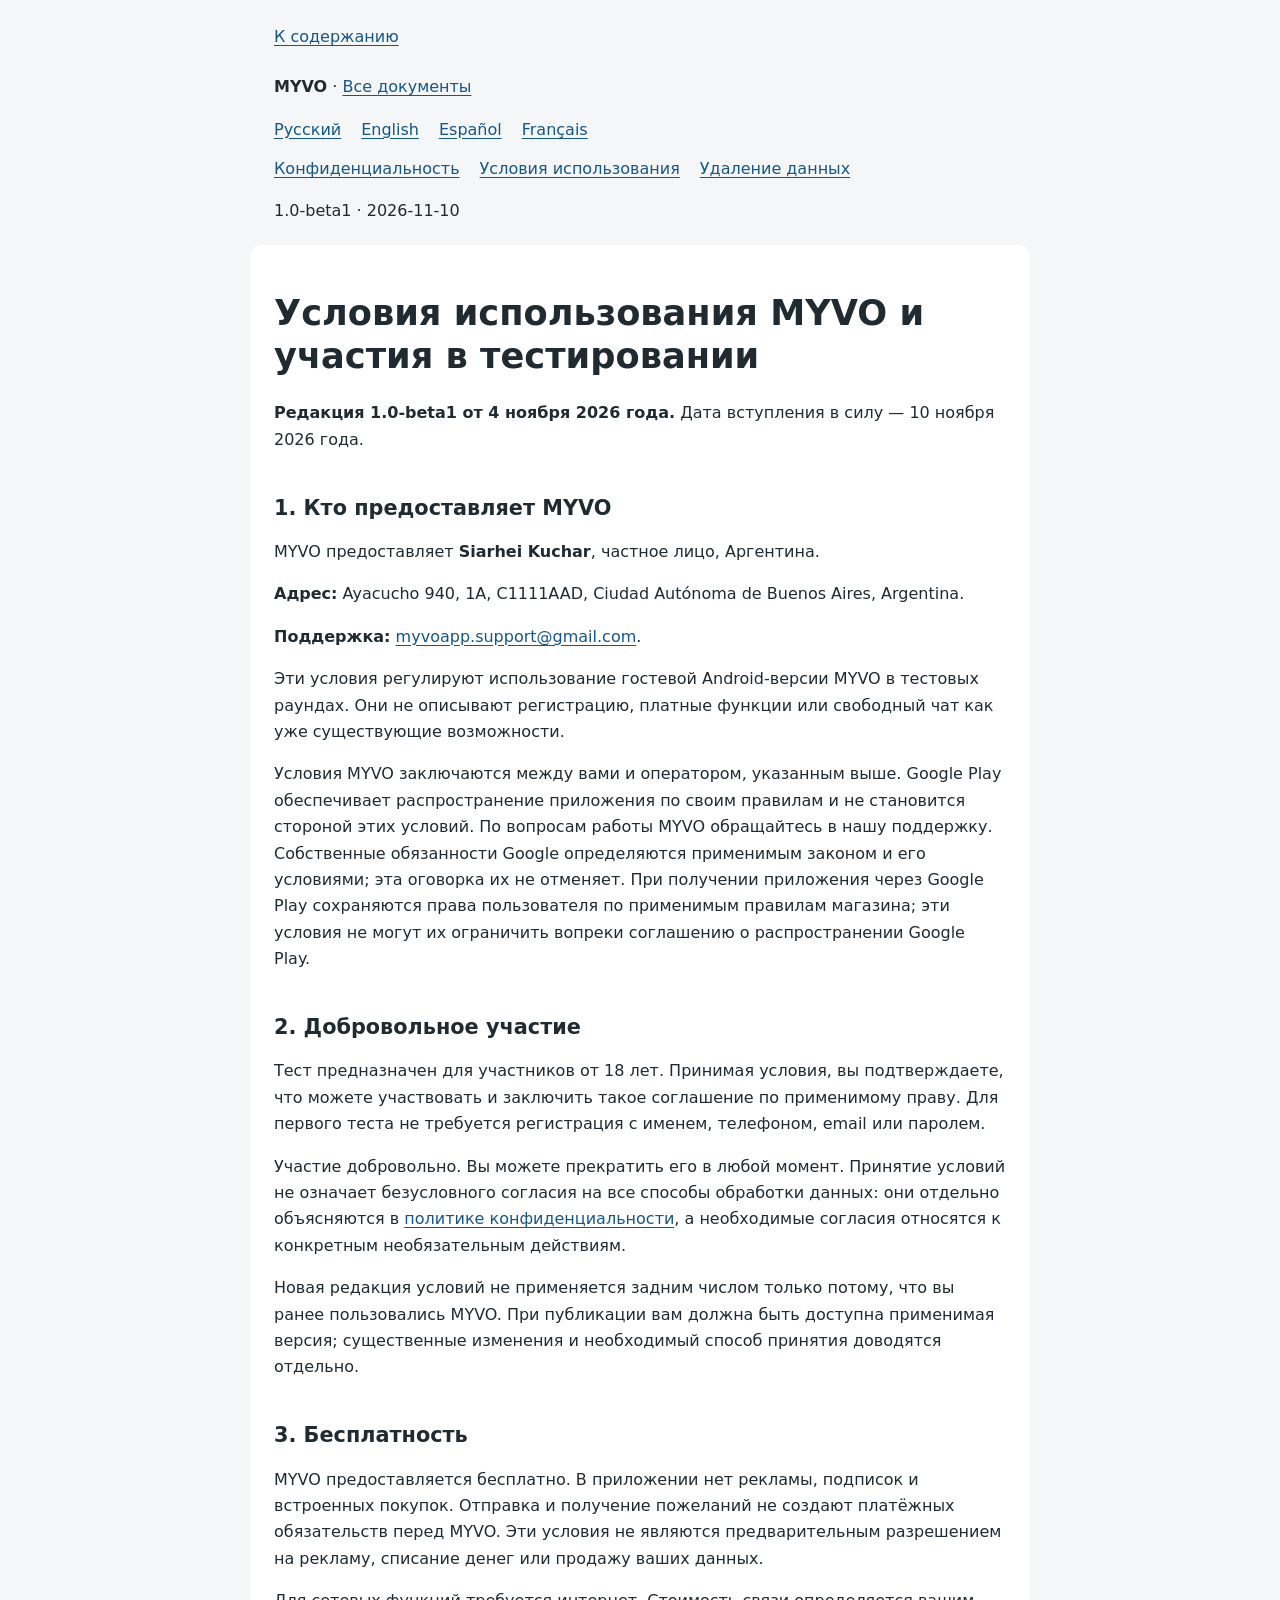
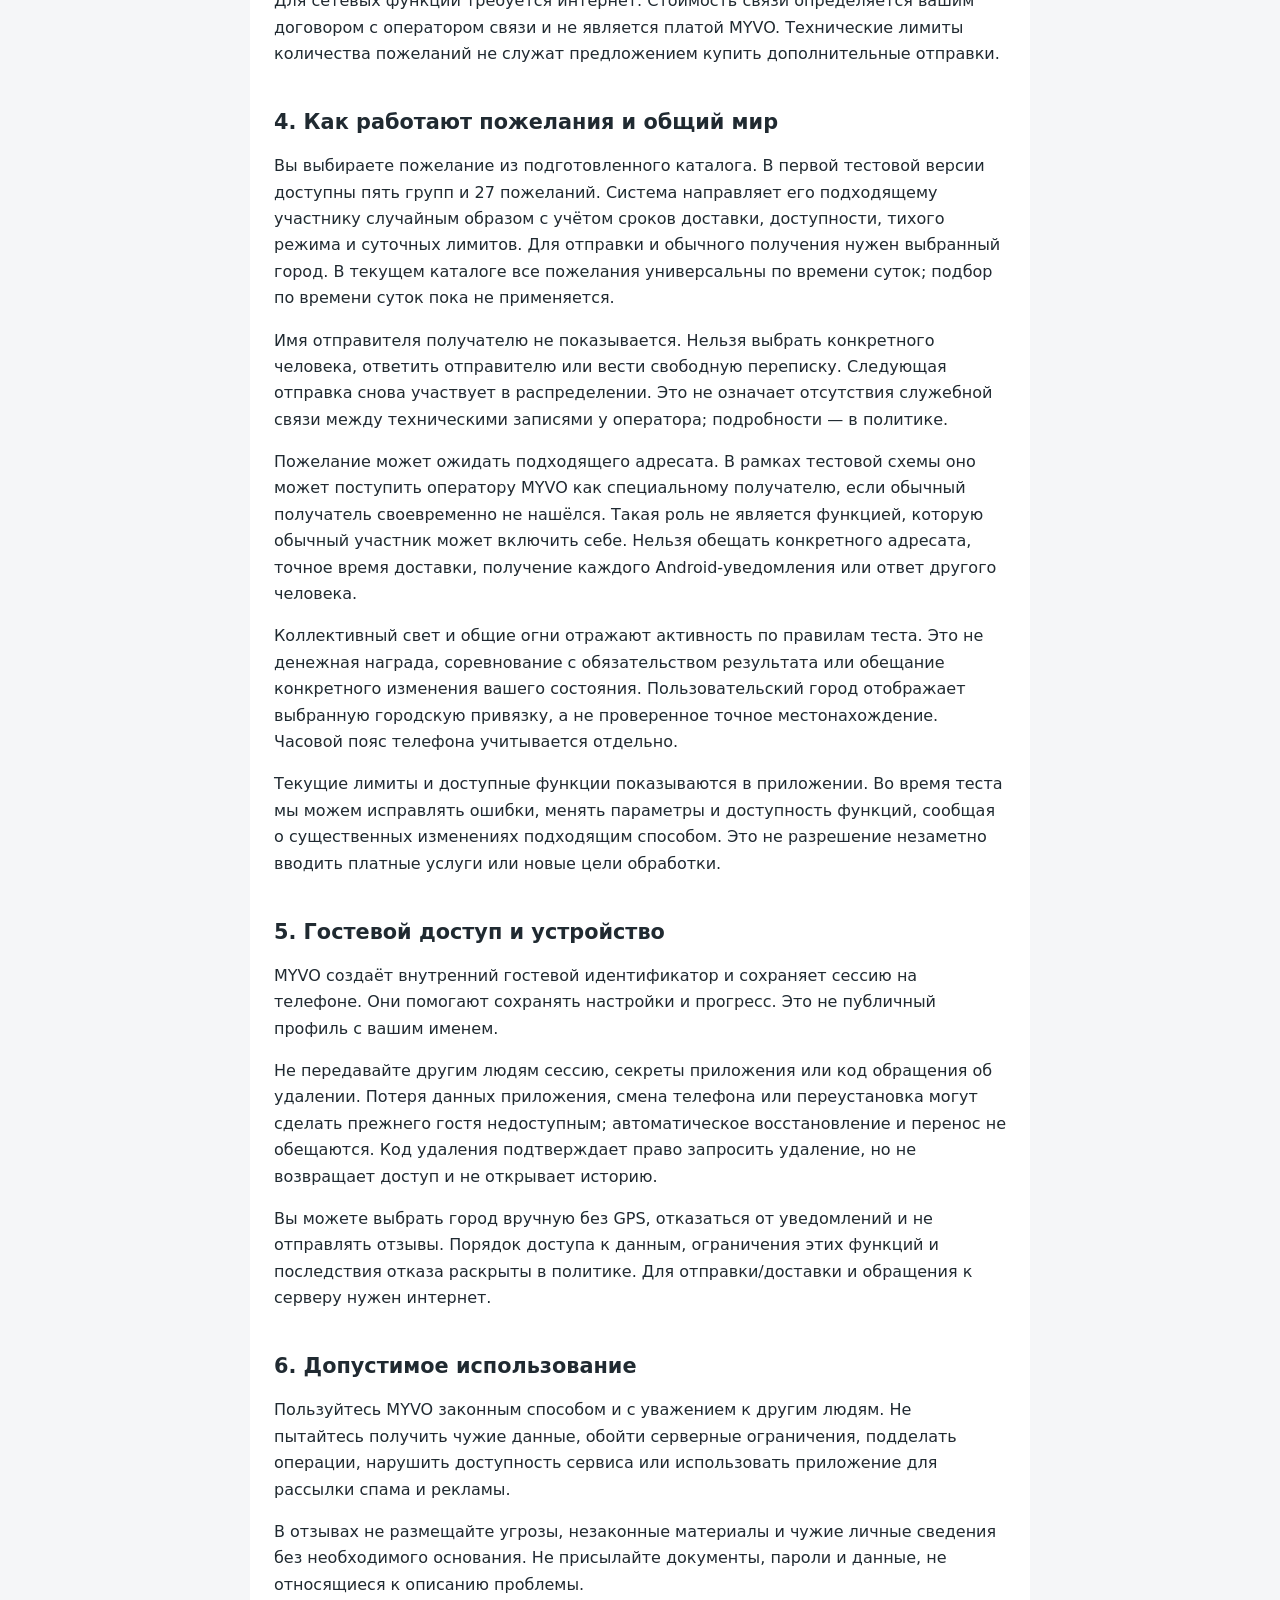
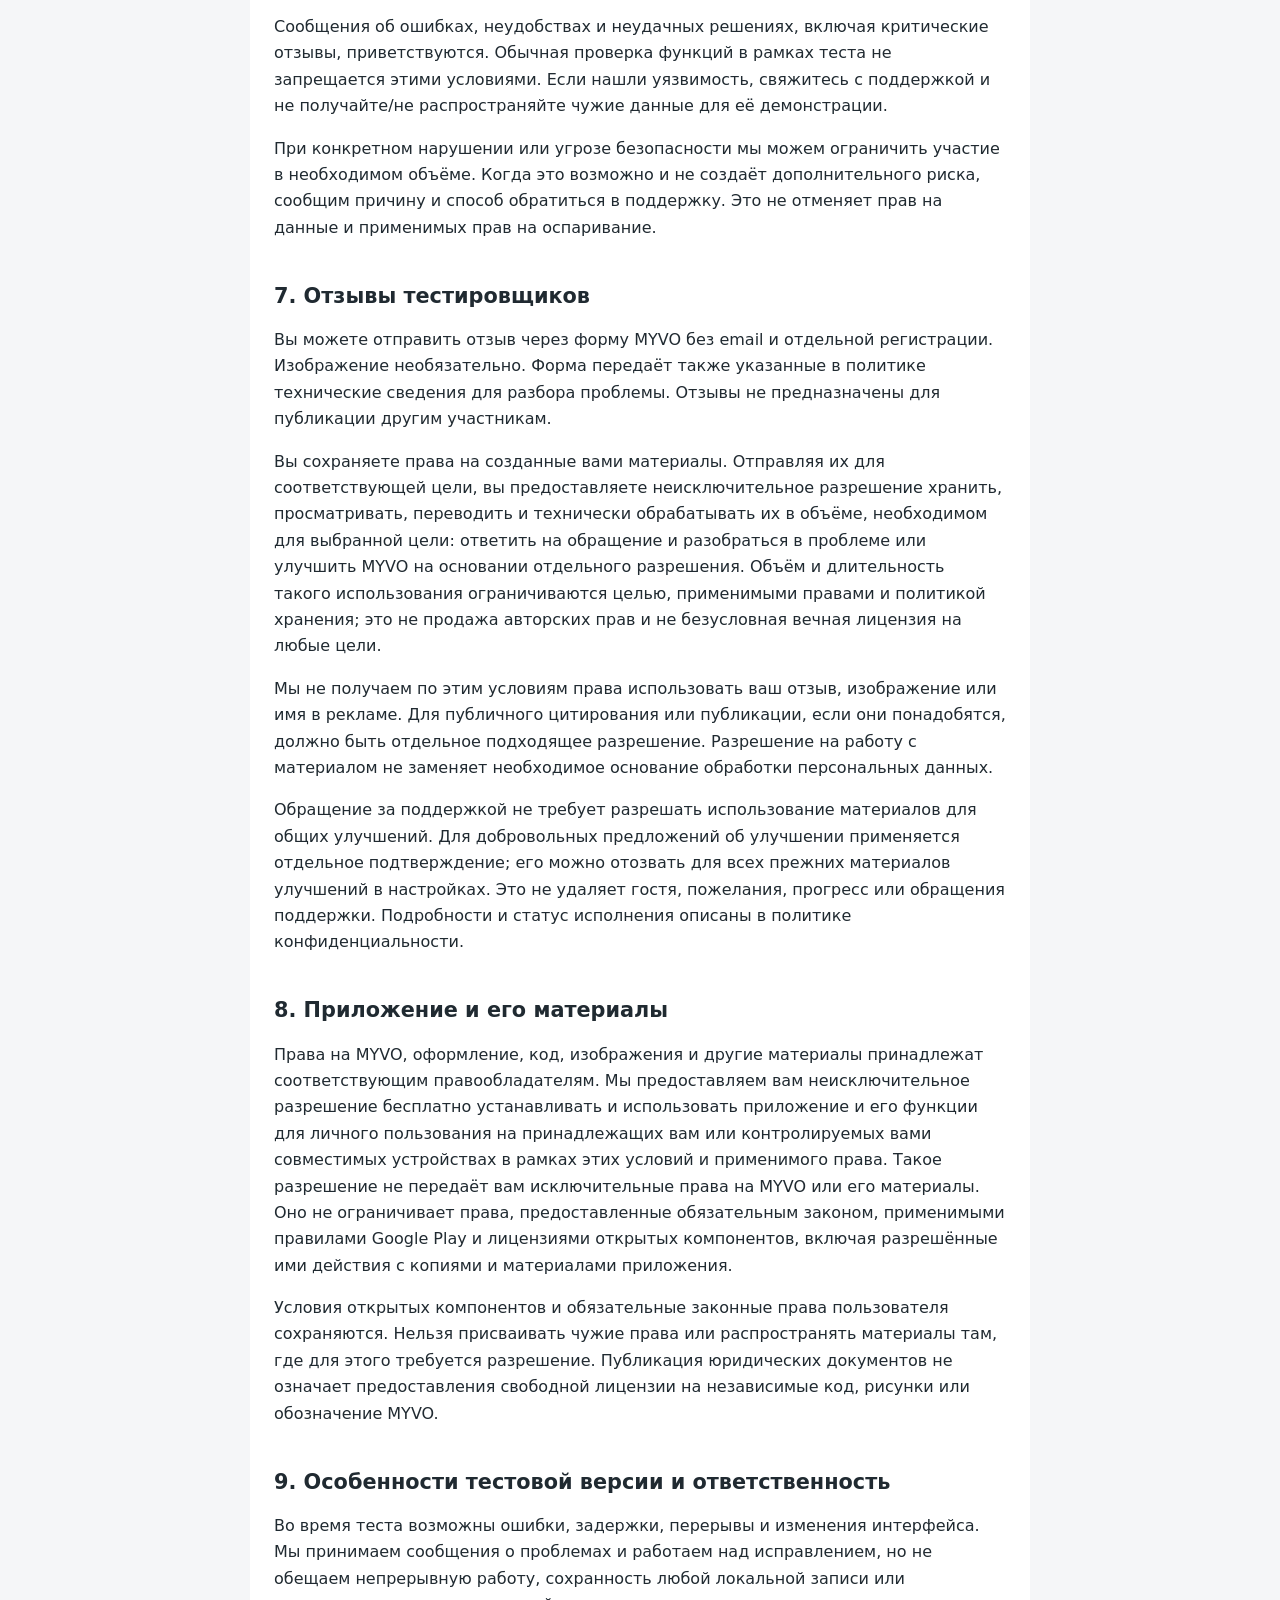
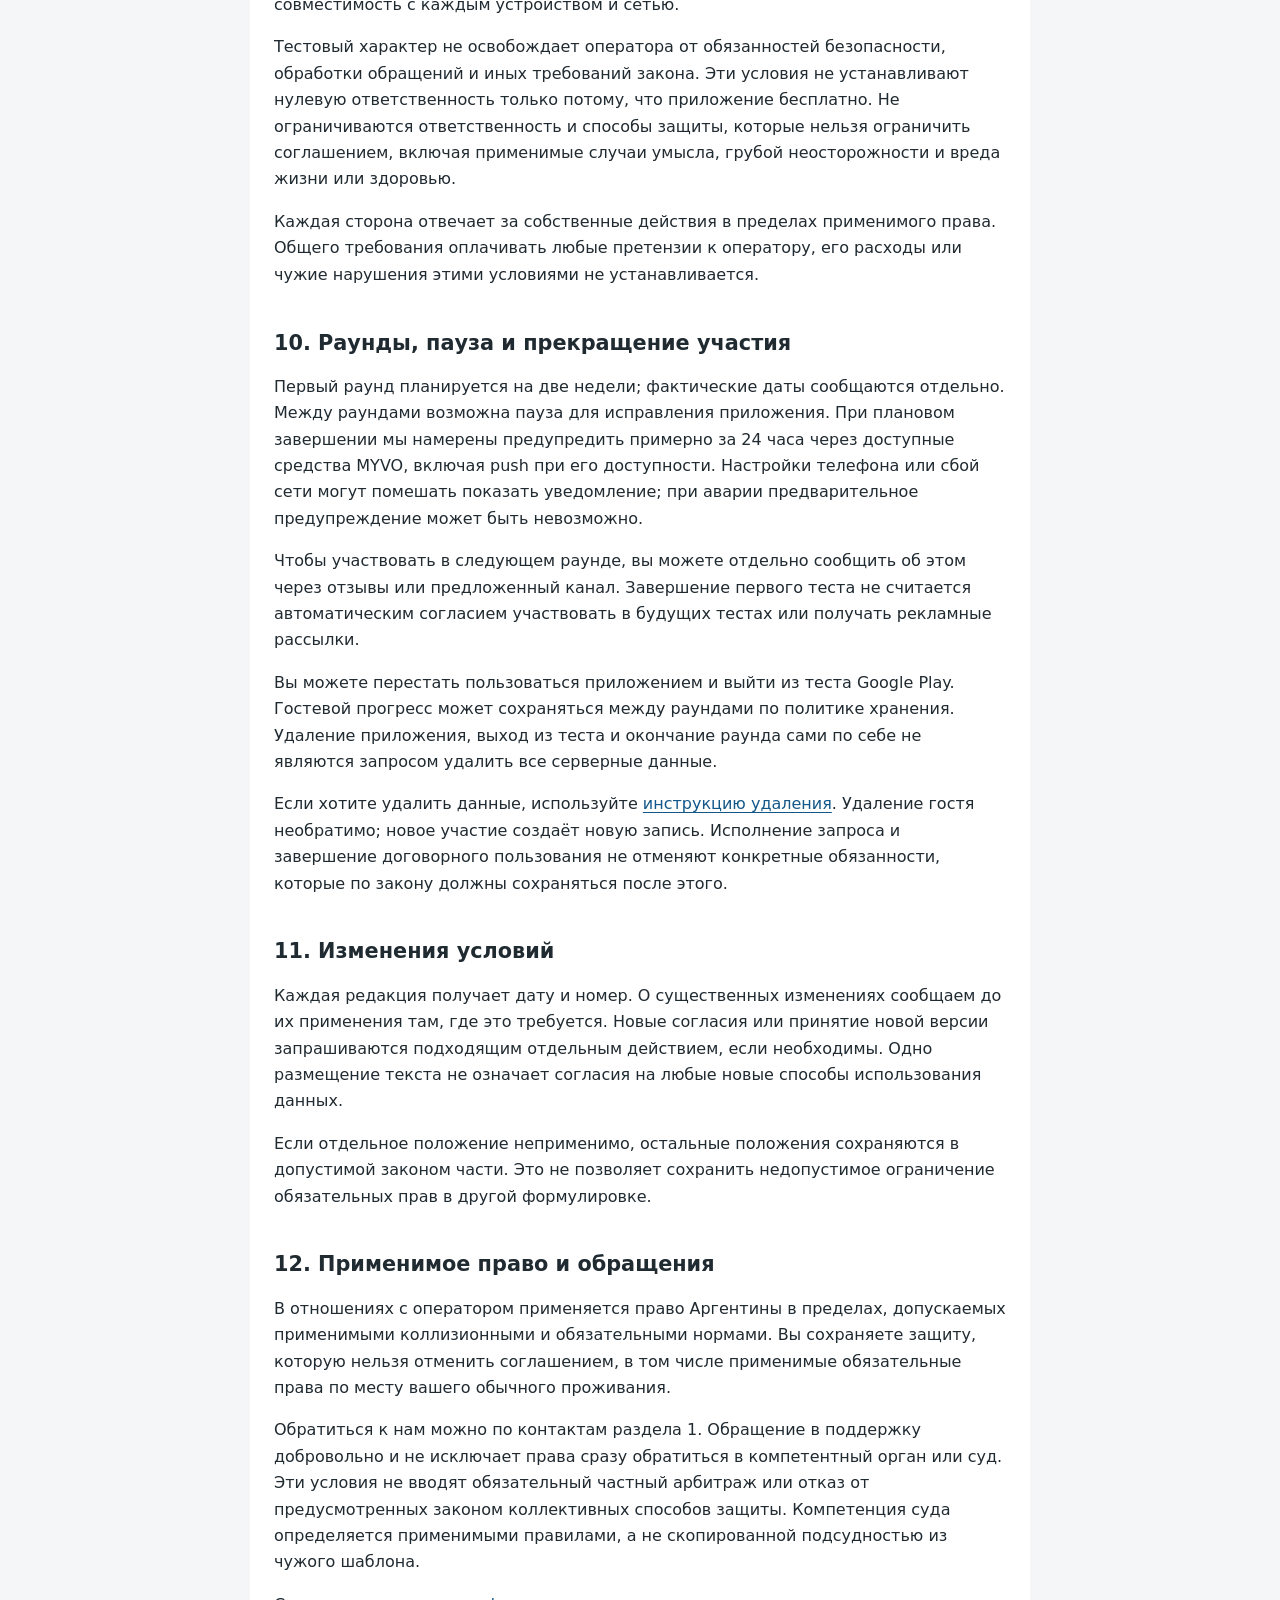
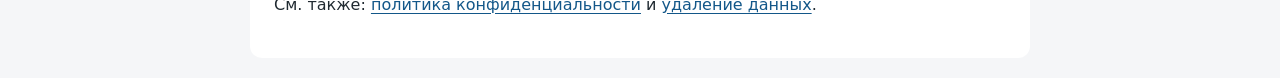
<file: terms-ru.html>
<!doctype html>
<html lang="ru" translate="no">
<head>
<meta charset="utf-8">
<meta name="viewport" content="width=device-width, initial-scale=1">
<meta name="robots" content="noindex,nofollow">
<meta name="google" content="notranslate">
<meta http-equiv="Content-Security-Policy" content="default-src 'none'; style-src 'self'; base-uri 'none'; form-action 'none'">
<title>Условия использования MYVO и участия в тестировании — MYVO RC6</title>
<link rel="stylesheet" href="style.css">
</head>
<body>
<header><a class="skip" href="#content">К содержанию</a><p><strong>MYVO</strong> · <a href="index.html">Все документы</a></p><nav aria-label="Язык"><a lang="ru" hreflang="ru" href="terms-ru.html" aria-current="page">Русский</a> <a lang="en" hreflang="en" href="terms-en.html">English</a> <a lang="es" hreflang="es" href="terms-es.html">Espa&#241;ol</a> <a lang="fr" hreflang="fr" href="terms-fr.html">Fran&#231;ais</a></nav><nav><a href="privacy-ru.html">Конфиденциальность</a> <a href="terms-ru.html">Условия использования</a> <a href="deletion-ru.html">Удаление данных</a></nav><p>1.0-beta1 · 2026-11-10</p></header>
<main id="content"><h1 id="myvo">Условия использования MYVO и участия в тестировании</h1>
<p><strong>Редакция 1.0-beta1 от 4 ноября 2026 года.</strong> Дата вступления в силу — 10 ноября 2026 года.</p>
<h2 id="myvo-1">1. Кто предоставляет MYVO</h2>
<p>MYVO предоставляет <strong>Siarhei Kuchar</strong>, частное лицо, Аргентина.</p>
<p><strong>Адрес:</strong> Ayacucho 940, 1A, C1111AAD, Ciudad Autónoma de Buenos Aires, Argentina.</p>
<p><strong>Поддержка:</strong> <a href="mailto:myvoapp.support@gmail.com">myvoapp.support@gmail.com</a>.</p>
<p>Эти условия регулируют использование гостевой Android-версии MYVO в тестовых раундах. Они не описывают регистрацию, платные функции или свободный чат как уже существующие возможности.</p>
<p>Условия MYVO заключаются между вами и оператором, указанным выше. Google Play обеспечивает распространение приложения по своим правилам и не становится стороной этих условий. По вопросам работы MYVO обращайтесь в нашу поддержку. Собственные обязанности Google определяются применимым законом и его условиями; эта оговорка их не отменяет. При получении приложения через Google Play сохраняются права пользователя по применимым правилам магазина; эти условия не могут их ограничить вопреки соглашению о распространении Google Play.</p>
<h2 id="section">2. Добровольное участие</h2>
<p>Тест предназначен для участников от 18 лет. Принимая условия, вы подтверждаете, что можете участвовать и заключить такое соглашение по применимому праву. Для первого теста не требуется регистрация с именем, телефоном, email или паролем.</p>
<p>Участие добровольно. Вы можете прекратить его в любой момент. Принятие условий не означает безусловного согласия на все способы обработки данных: они отдельно объясняются в <a href="privacy-ru.html">политике конфиденциальности</a>, а необходимые согласия относятся к конкретным необязательным действиям.</p>
<p>Новая редакция условий не применяется задним числом только потому, что вы ранее пользовались MYVO. При публикации вам должна быть доступна применимая версия; существенные изменения и необходимый способ принятия доводятся отдельно.</p>
<h2 id="section-1">3. Бесплатность</h2>
<p>MYVO предоставляется бесплатно. В приложении нет рекламы, подписок и встроенных покупок. Отправка и получение пожеланий не создают платёжных обязательств перед MYVO. Эти условия не являются предварительным разрешением на рекламу, списание денег или продажу ваших данных.</p>
<p>Для сетевых функций требуется интернет. Стоимость связи определяется вашим договором с оператором связи и не является платой MYVO. Технические лимиты количества пожеланий не служат предложением купить дополнительные отправки.</p>
<h2 id="section-2">4. Как работают пожелания и общий мир</h2>
<p>Вы выбираете пожелание из подготовленного каталога. В первой тестовой версии доступны пять групп и 27 пожеланий. Система направляет его подходящему участнику случайным образом с учётом сроков доставки, доступности, тихого режима и суточных лимитов. Для отправки и обычного получения нужен выбранный город. В текущем каталоге все пожелания универсальны по времени суток; подбор по времени суток пока не применяется.</p>
<p>Имя отправителя получателю не показывается. Нельзя выбрать конкретного человека, ответить отправителю или вести свободную переписку. Следующая отправка снова участвует в распределении. Это не означает отсутствия служебной связи между техническими записями у оператора; подробности — в политике.</p>
<p>Пожелание может ожидать подходящего адресата. В рамках тестовой схемы оно может поступить оператору MYVO как специальному получателю, если обычный получатель своевременно не нашёлся. Такая роль не является функцией, которую обычный участник может включить себе. Нельзя обещать конкретного адресата, точное время доставки, получение каждого Android-уведомления или ответ другого человека.</p>
<p>Коллективный свет и общие огни отражают активность по правилам теста. Это не денежная награда, соревнование с обязательством результата или обещание конкретного изменения вашего состояния. Пользовательский город отображает выбранную городскую привязку, а не проверенное точное местонахождение. Часовой пояс телефона учитывается отдельно.</p>
<p>Текущие лимиты и доступные функции показываются в приложении. Во время теста мы можем исправлять ошибки, менять параметры и доступность функций, сообщая о существенных изменениях подходящим способом. Это не разрешение незаметно вводить платные услуги или новые цели обработки.</p>
<h2 id="section-3">5. Гостевой доступ и устройство</h2>
<p>MYVO создаёт внутренний гостевой идентификатор и сохраняет сессию на телефоне. Они помогают сохранять настройки и прогресс. Это не публичный профиль с вашим именем.</p>
<p>Не передавайте другим людям сессию, секреты приложения или код обращения об удалении. Потеря данных приложения, смена телефона или переустановка могут сделать прежнего гостя недоступным; автоматическое восстановление и перенос не обещаются. Код удаления подтверждает право запросить удаление, но не возвращает доступ и не открывает историю.</p>
<p>Вы можете выбрать город вручную без GPS, отказаться от уведомлений и не отправлять отзывы. Порядок доступа к данным, ограничения этих функций и последствия отказа раскрыты в политике. Для отправки/доставки и обращения к серверу нужен интернет.</p>
<h2 id="section-4">6. Допустимое использование</h2>
<p>Пользуйтесь MYVO законным способом и с уважением к другим людям. Не пытайтесь получить чужие данные, обойти серверные ограничения, подделать операции, нарушить доступность сервиса или использовать приложение для рассылки спама и рекламы.</p>
<p>В отзывах не размещайте угрозы, незаконные материалы и чужие личные сведения без необходимого основания. Не присылайте документы, пароли и данные, не относящиеся к описанию проблемы.</p>
<p>Сообщения об ошибках, неудобствах и неудачных решениях, включая критические отзывы, приветствуются. Обычная проверка функций в рамках теста не запрещается этими условиями. Если нашли уязвимость, свяжитесь с поддержкой и не получайте/не распространяйте чужие данные для её демонстрации.</p>
<p>При конкретном нарушении или угрозе безопасности мы можем ограничить участие в необходимом объёме. Когда это возможно и не создаёт дополнительного риска, сообщим причину и способ обратиться в поддержку. Это не отменяет прав на данные и применимых прав на оспаривание.</p>
<h2 id="section-5">7. Отзывы тестировщиков</h2>
<p>Вы можете отправить отзыв через форму MYVO без email и отдельной регистрации. Изображение необязательно. Форма передаёт также указанные в политике технические сведения для разбора проблемы. Отзывы не предназначены для публикации другим участникам.</p>
<p>Вы сохраняете права на созданные вами материалы. Отправляя их для соответствующей цели, вы предоставляете неисключительное разрешение хранить, просматривать, переводить и технически обрабатывать их в объёме, необходимом для выбранной цели: ответить на обращение и разобраться в проблеме или улучшить MYVO на основании отдельного разрешения. Объём и длительность такого использования ограничиваются целью, применимыми правами и политикой хранения; это не продажа авторских прав и не безусловная вечная лицензия на любые цели.</p>
<p>Мы не получаем по этим условиям права использовать ваш отзыв, изображение или имя в рекламе. Для публичного цитирования или публикации, если они понадобятся, должно быть отдельное подходящее разрешение. Разрешение на работу с материалом не заменяет необходимое основание обработки персональных данных.</p>
<p>Обращение за поддержкой не требует разрешать использование материалов для общих улучшений. Для добровольных предложений об улучшении применяется отдельное подтверждение; его можно отозвать для всех прежних материалов улучшений в настройках. Это не удаляет гостя, пожелания, прогресс или обращения поддержки. Подробности и статус исполнения описаны в политике конфиденциальности.</p>
<h2 id="section-6">8. Приложение и его материалы</h2>
<p>Права на MYVO, оформление, код, изображения и другие материалы принадлежат соответствующим правообладателям. Мы предоставляем вам неисключительное разрешение бесплатно устанавливать и использовать приложение и его функции для личного пользования на принадлежащих вам или контролируемых вами совместимых устройствах в рамках этих условий и применимого права. Такое разрешение не передаёт вам исключительные права на MYVO или его материалы. Оно не ограничивает права, предоставленные обязательным законом, применимыми правилами Google Play и лицензиями открытых компонентов, включая разрешённые ими действия с копиями и материалами приложения.</p>
<p>Условия открытых компонентов и обязательные законные права пользователя сохраняются. Нельзя присваивать чужие права или распространять материалы там, где для этого требуется разрешение. Публикация юридических документов не означает предоставления свободной лицензии на независимые код, рисунки или обозначение MYVO.</p>
<h2 id="section-7">9. Особенности тестовой версии и ответственность</h2>
<p>Во время теста возможны ошибки, задержки, перерывы и изменения интерфейса. Мы принимаем сообщения о проблемах и работаем над исправлением, но не обещаем непрерывную работу, сохранность любой локальной записи или совместимость с каждым устройством и сетью.</p>
<p>Тестовый характер не освобождает оператора от обязанностей безопасности, обработки обращений и иных требований закона. Эти условия не устанавливают нулевую ответственность только потому, что приложение бесплатно. Не ограничиваются ответственность и способы защиты, которые нельзя ограничить соглашением, включая применимые случаи умысла, грубой неосторожности и вреда жизни или здоровью.</p>
<p>Каждая сторона отвечает за собственные действия в пределах применимого права. Общего требования оплачивать любые претензии к оператору, его расходы или чужие нарушения этими условиями не устанавливается.</p>
<h2 id="section-8">10. Раунды, пауза и прекращение участия</h2>
<p>Первый раунд планируется на две недели; фактические даты сообщаются отдельно. Между раундами возможна пауза для исправления приложения. При плановом завершении мы намерены предупредить примерно за 24 часа через доступные средства MYVO, включая push при его доступности. Настройки телефона или сбой сети могут помешать показать уведомление; при аварии предварительное предупреждение может быть невозможно.</p>
<p>Чтобы участвовать в следующем раунде, вы можете отдельно сообщить об этом через отзывы или предложенный канал. Завершение первого теста не считается автоматическим согласием участвовать в будущих тестах или получать рекламные рассылки.</p>
<p>Вы можете перестать пользоваться приложением и выйти из теста Google Play. Гостевой прогресс может сохраняться между раундами по политике хранения. Удаление приложения, выход из теста и окончание раунда сами по себе не являются запросом удалить все серверные данные.</p>
<p>Если хотите удалить данные, используйте <a href="deletion-ru.html">инструкцию удаления</a>. Удаление гостя необратимо; новое участие создаёт новую запись. Исполнение запроса и завершение договорного пользования не отменяют конкретные обязанности, которые по закону должны сохраняться после этого.</p>
<h2 id="section-9">11. Изменения условий</h2>
<p>Каждая редакция получает дату и номер. О существенных изменениях сообщаем до их применения там, где это требуется. Новые согласия или принятие новой версии запрашиваются подходящим отдельным действием, если необходимы. Одно размещение текста не означает согласия на любые новые способы использования данных.</p>
<p>Если отдельное положение неприменимо, остальные положения сохраняются в допустимой законом части. Это не позволяет сохранить недопустимое ограничение обязательных прав в другой формулировке.</p>
<h2 id="section-10">12. Применимое право и обращения</h2>
<p>В отношениях с оператором применяется право Аргентины в пределах, допускаемых применимыми коллизионными и обязательными нормами. Вы сохраняете защиту, которую нельзя отменить соглашением, в том числе применимые обязательные права по месту вашего обычного проживания.</p>
<p>Обратиться к нам можно по контактам раздела 1. Обращение в поддержку добровольно и не исключает права сразу обратиться в компетентный орган или суд. Эти условия не вводят обязательный частный арбитраж или отказ от предусмотренных законом коллективных способов защиты. Компетенция суда определяется применимыми правилами, а не скопированной подсудностью из чужого шаблона.</p>
<p>См. также: <a href="privacy-ru.html">политика конфиденциальности</a> и <a href="deletion-ru.html">удаление данных</a>.</p>
</main>

</body>
</html>
</file>
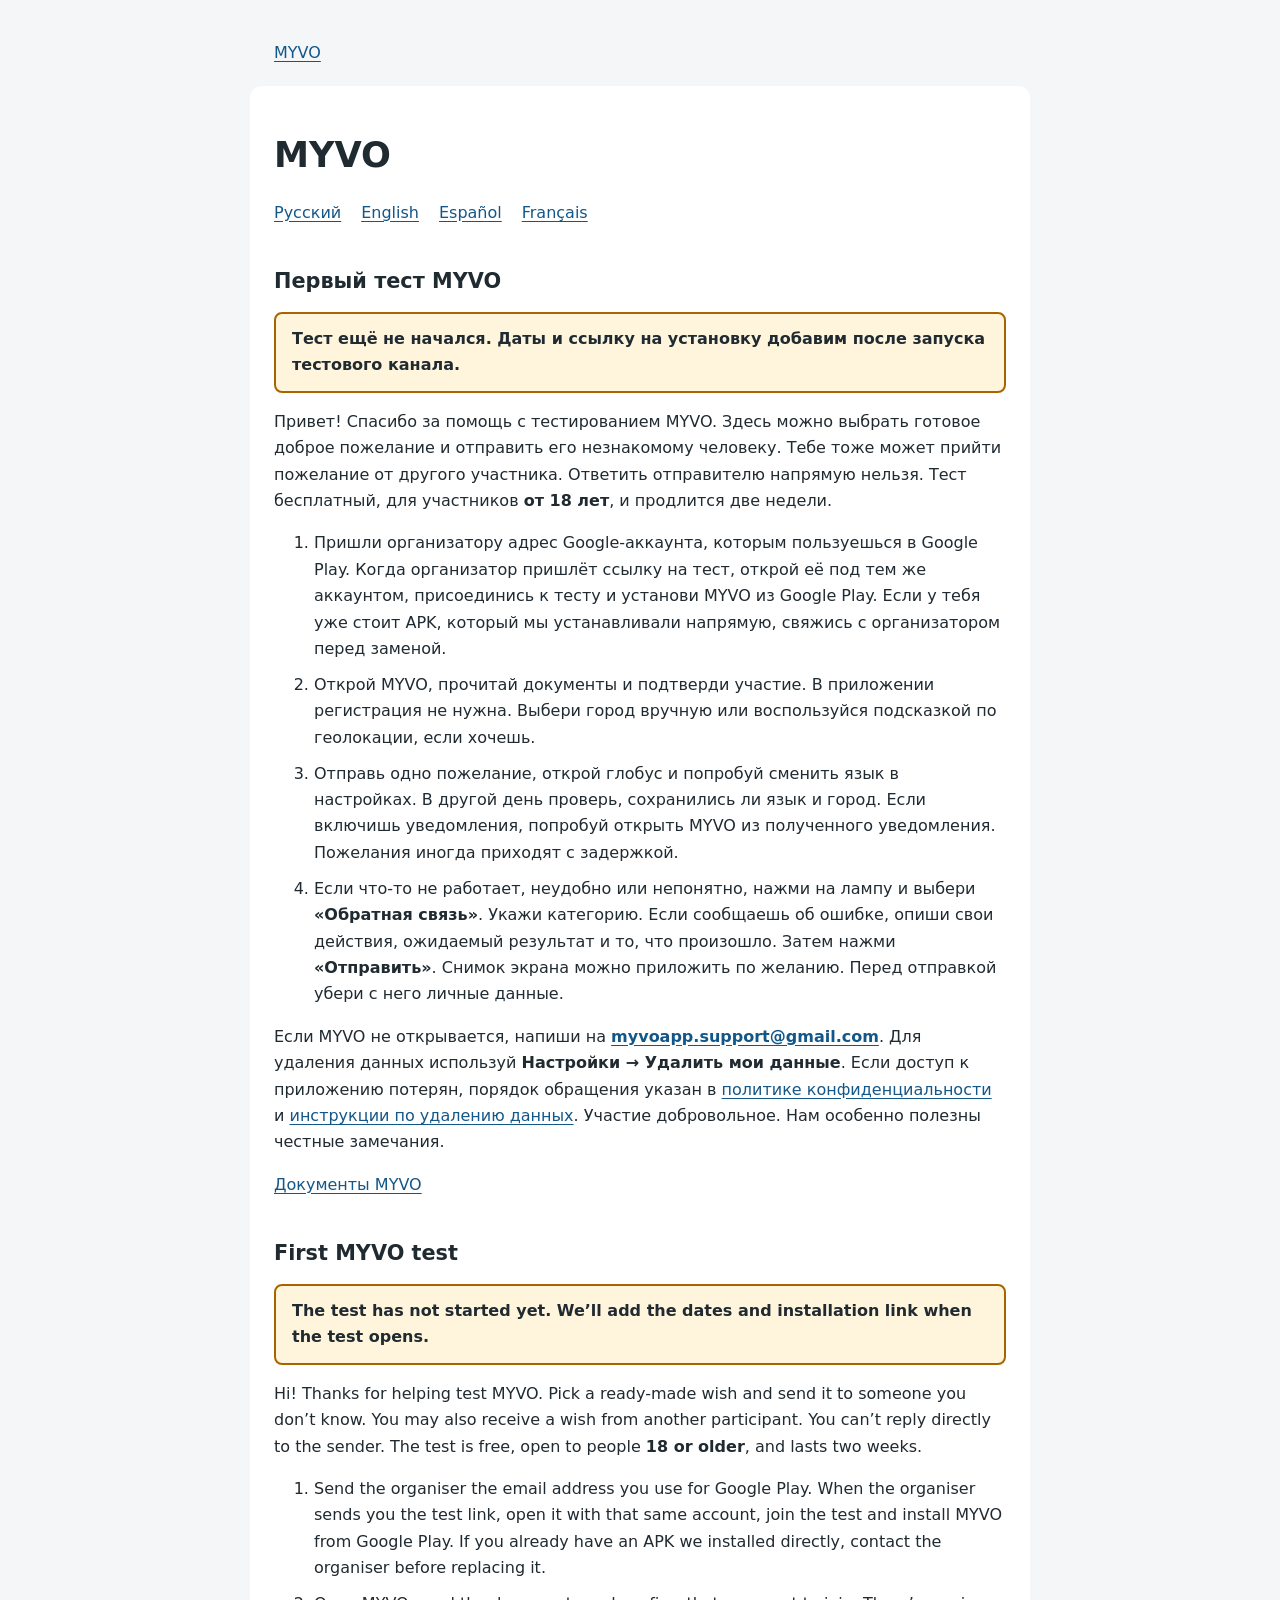
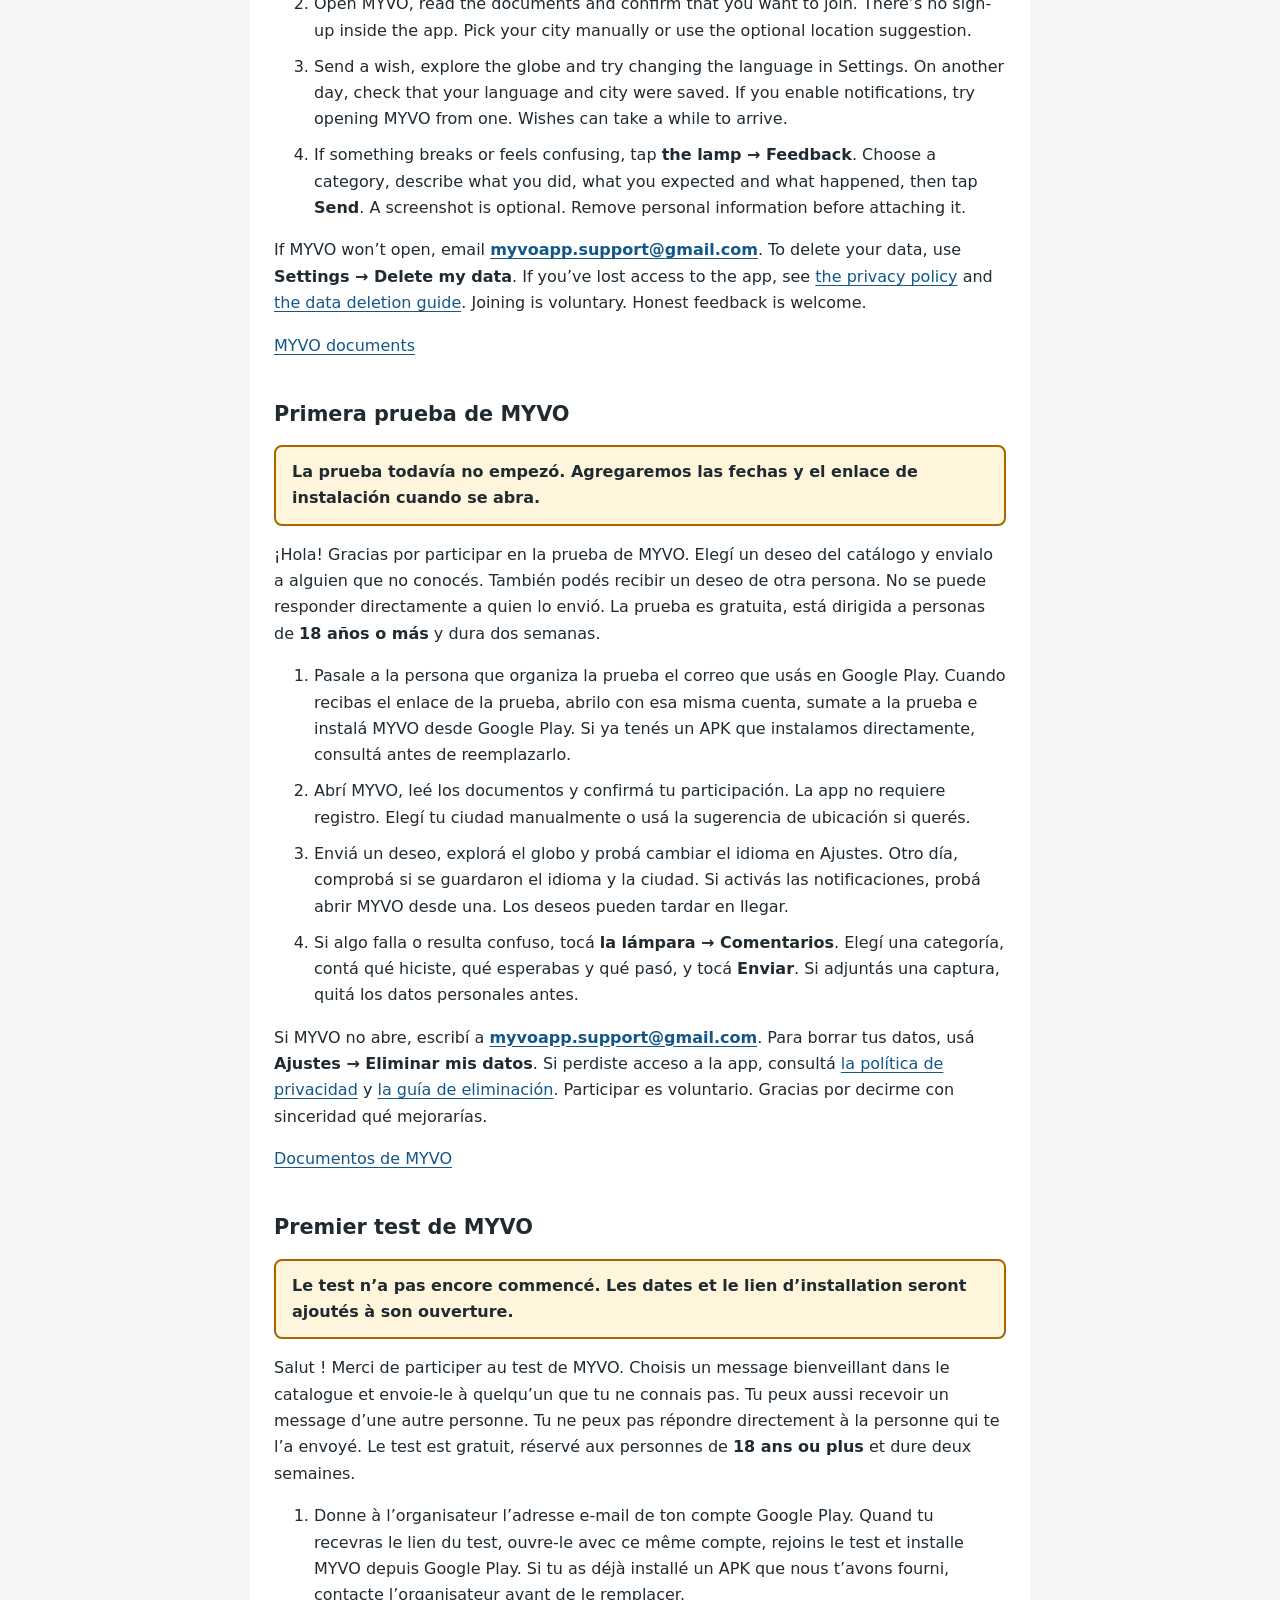
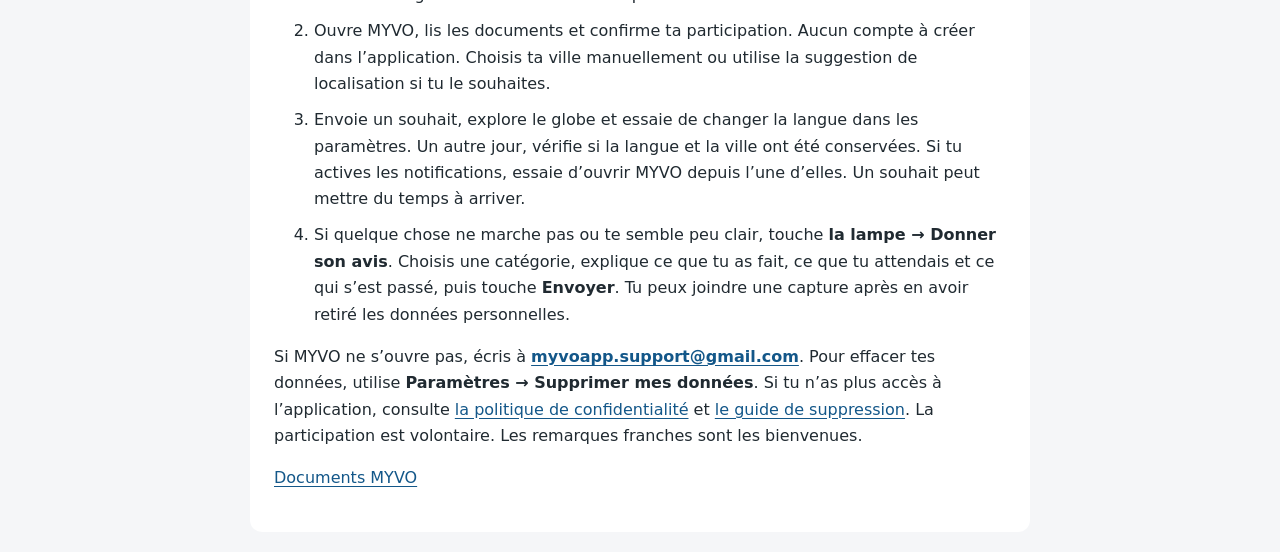
<file: tester.html>
<!doctype html>
<html lang="en" translate="no">
<head>
<meta charset="utf-8">
<meta name="viewport" content="width=device-width, initial-scale=1">
<meta name="robots" content="noindex,nofollow">
<meta name="google" content="notranslate">
<meta http-equiv="Content-Security-Policy" content="default-src 'none'; style-src 'self'; base-uri 'none'; form-action 'none'">
<title>MYVO — Beta test</title>
<link rel="stylesheet" href="style.css">
</head>
<body class="notranslate">
<header><p><a href="index.html">MYVO</a></p></header>
<main id="content">
<h1>MYVO</h1>
<nav aria-label="Languages"><a href="#ru" lang="ru">Русский</a> <a href="#en" lang="en">English</a> <a href="#es" lang="es">Español</a> <a href="#fr" lang="fr">Français</a></nav>
<section id="ru" lang="ru">
<h2>Первый тест MYVO</h2>
<p class="draft"><strong>Тест ещё не начался. Даты и ссылку на установку добавим после запуска тестового канала.</strong></p>
<p>Привет! Спасибо за помощь с тестированием MYVO. Здесь можно выбрать готовое доброе пожелание и отправить его незнакомому человеку. Тебе тоже может прийти пожелание от другого участника. Ответить отправителю напрямую нельзя. Тест бесплатный, для участников <strong>от 18 лет</strong>, и продлится две недели.</p>
<ol>
<li>Пришли организатору адрес Google-аккаунта, которым пользуешься в Google Play. Когда организатор пришлёт ссылку на тест, открой её под тем же аккаунтом, присоединись к тесту и установи MYVO из Google Play. Если у тебя уже стоит APK, который мы устанавливали напрямую, свяжись с организатором перед заменой.</li>
<li>Открой MYVO, прочитай документы и подтверди участие. В приложении регистрация не нужна. Выбери город вручную или воспользуйся подсказкой по геолокации, если хочешь.</li>
<li>Отправь одно пожелание, открой глобус и попробуй сменить язык в настройках. В другой день проверь, сохранились ли язык и город. Если включишь уведомления, попробуй открыть MYVO из полученного уведомления. Пожелания иногда приходят с задержкой.</li>
<li>Если что-то не работает, неудобно или непонятно, нажми на лампу и выбери <strong>«Обратная связь»</strong>. Укажи категорию. Если сообщаешь об ошибке, опиши свои действия, ожидаемый результат и то, что произошло. Затем нажми <strong>«Отправить»</strong>. Снимок экрана можно приложить по желанию. Перед отправкой убери с него личные данные.</li>
</ol>
<p>Если MYVO не открывается, напиши на <strong><a href="mailto:myvoapp.support@gmail.com">myvoapp.support@gmail.com</a></strong>. Для удаления данных используй <strong>Настройки → Удалить мои данные</strong>. Если доступ к приложению потерян, порядок обращения указан в <a href="privacy-ru.html">политике конфиденциальности</a> и <a href="deletion-ru.html">инструкции по удалению данных</a>. Участие добровольное. Нам особенно полезны честные замечания.</p>
<p><a href="index.html">Документы MYVO</a></p>
</section>
<section id="en" lang="en">
<h2>First MYVO test</h2>
<p class="draft"><strong>The test has not started yet. We’ll add the dates and installation link when the test opens.</strong></p>
<p>Hi! Thanks for helping test MYVO. Pick a ready-made wish and send it to someone you don’t know. You may also receive a wish from another participant. You can’t reply directly to the sender. The test is free, open to people <strong>18 or older</strong>, and lasts two weeks.</p>
<ol>
<li>Send the organiser the email address you use for Google Play. When the organiser sends you the test link, open it with that same account, join the test and install MYVO from Google Play. If you already have an APK we installed directly, contact the organiser before replacing it.</li>
<li>Open MYVO, read the documents and confirm that you want to join. There’s no sign-up inside the app. Pick your city manually or use the optional location suggestion.</li>
<li>Send a wish, explore the globe and try changing the language in Settings. On another day, check that your language and city were saved. If you enable notifications, try opening MYVO from one. Wishes can take a while to arrive.</li>
<li>If something breaks or feels confusing, tap <strong>the lamp → Feedback</strong>. Choose a category, describe what you did, what you expected and what happened, then tap <strong>Send</strong>. A screenshot is optional. Remove personal information before attaching it.</li>
</ol>
<p>If MYVO won’t open, email <strong><a href="mailto:myvoapp.support@gmail.com">myvoapp.support@gmail.com</a></strong>. To delete your data, use <strong>Settings → Delete my data</strong>. If you’ve lost access to the app, see <a href="privacy-en.html">the privacy policy</a> and <a href="deletion-en.html">the data deletion guide</a>. Joining is voluntary. Honest feedback is welcome.</p>
<p><a href="index.html">MYVO documents</a></p>
</section>
<section id="es" lang="es">
<h2>Primera prueba de MYVO</h2>
<p class="draft"><strong>La prueba todavía no empezó. Agregaremos las fechas y el enlace de instalación cuando se abra.</strong></p>
<p>¡Hola! Gracias por participar en la prueba de MYVO. Elegí un deseo del catálogo y envialo a alguien que no conocés. También podés recibir un deseo de otra persona. No se puede responder directamente a quien lo envió. La prueba es gratuita, está dirigida a personas de <strong>18 años o más</strong> y dura dos semanas.</p>
<ol>
<li>Pasale a la persona que organiza la prueba el correo que usás en Google Play. Cuando recibas el enlace de la prueba, abrilo con esa misma cuenta, sumate a la prueba e instalá MYVO desde Google Play. Si ya tenés un APK que instalamos directamente, consultá antes de reemplazarlo.</li>
<li>Abrí MYVO, leé los documentos y confirmá tu participación. La app no requiere registro. Elegí tu ciudad manualmente o usá la sugerencia de ubicación si querés.</li>
<li>Enviá un deseo, explorá el globo y probá cambiar el idioma en Ajustes. Otro día, comprobá si se guardaron el idioma y la ciudad. Si activás las notificaciones, probá abrir MYVO desde una. Los deseos pueden tardar en llegar.</li>
<li>Si algo falla o resulta confuso, tocá <strong>la lámpara → Comentarios</strong>. Elegí una categoría, contá qué hiciste, qué esperabas y qué pasó, y tocá <strong>Enviar</strong>. Si adjuntás una captura, quitá los datos personales antes.</li>
</ol>
<p>Si MYVO no abre, escribí a <strong><a href="mailto:myvoapp.support@gmail.com">myvoapp.support@gmail.com</a></strong>. Para borrar tus datos, usá <strong>Ajustes → Eliminar mis datos</strong>. Si perdiste acceso a la app, consultá <a href="privacy-es.html">la política de privacidad</a> y <a href="deletion-es.html">la guía de eliminación</a>. Participar es voluntario. Gracias por decirme con sinceridad qué mejorarías.</p>
<p><a href="index.html">Documentos de MYVO</a></p>
</section>
<section id="fr" lang="fr">
<h2>Premier test de MYVO</h2>
<p class="draft"><strong>Le test n’a pas encore commencé. Les dates et le lien d’installation seront ajoutés à son ouverture.</strong></p>
<p>Salut ! Merci de participer au test de MYVO. Choisis un message bienveillant dans le catalogue et envoie-le à quelqu’un que tu ne connais pas. Tu peux aussi recevoir un message d’une autre personne. Tu ne peux pas répondre directement à la personne qui te l’a envoyé. Le test est gratuit, réservé aux personnes de <strong>18 ans ou plus</strong> et dure deux semaines.</p>
<ol>
<li>Donne à l’organisateur l’adresse e-mail de ton compte Google Play. Quand tu recevras le lien du test, ouvre-le avec ce même compte, rejoins le test et installe MYVO depuis Google Play. Si tu as déjà installé un APK que nous t’avons fourni, contacte l’organisateur avant de le remplacer.</li>
<li>Ouvre MYVO, lis les documents et confirme ta participation. Aucun compte à créer dans l’application. Choisis ta ville manuellement ou utilise la suggestion de localisation si tu le souhaites.</li>
<li>Envoie un souhait, explore le globe et essaie de changer la langue dans les paramètres. Un autre jour, vérifie si la langue et la ville ont été conservées. Si tu actives les notifications, essaie d’ouvrir MYVO depuis l’une d’elles. Un souhait peut mettre du temps à arriver.</li>
<li>Si quelque chose ne marche pas ou te semble peu clair, touche <strong>la lampe → Donner son avis</strong>. Choisis une catégorie, explique ce que tu as fait, ce que tu attendais et ce qui s’est passé, puis touche <strong>Envoyer</strong>. Tu peux joindre une capture après en avoir retiré les données personnelles.</li>
</ol>
<p>Si MYVO ne s’ouvre pas, écris à <strong><a href="mailto:myvoapp.support@gmail.com">myvoapp.support@gmail.com</a></strong>. Pour effacer tes données, utilise <strong>Paramètres → Supprimer mes données</strong>. Si tu n’as plus accès à l’application, consulte <a href="privacy-fr.html">la politique de confidentialité</a> et <a href="deletion-fr.html">le guide de suppression</a>. La participation est volontaire. Les remarques franches sont les bienvenues.</p>
<p><a href="index.html">Documents MYVO</a></p>
</section>
</main>
</body>
</html>
</file>
<file: style.css>
:root { color-scheme: light; font-family: system-ui, -apple-system, "Segoe UI", sans-serif; color: #202a31; background: #f5f6f8; line-height: 1.65; }
* { box-sizing: border-box; }
body { margin: 0; }
header, main, footer { max-width: 780px; margin: auto; padding: 24px; }
header { padding-bottom: 0; }
main { background: white; border-radius: 12px; margin-top: 20px; margin-bottom: 20px; }
nav { display: flex; flex-wrap: wrap; gap: 8px 20px; }
a { color: #135789; text-underline-offset: .18em; overflow-wrap: anywhere; }
a:focus-visible { outline: 3px solid #be6900; outline-offset: 4px; }
h1 { line-height: 1.2; font-size: clamp(1.7rem, 5vw, 2.2rem); }
h2 { line-height: 1.3; font-size: 1.3rem; margin-top: 2em; }
li + li { margin-top: .6em; }
.draft { padding: 12px 16px; border: 2px solid #a96400; border-radius: 8px; background: #fff5dc; }
.date, footer { color: #505c65; font-size: .95rem; }
@media (max-width: 600px) { header, main, footer { padding: 20px; } main { border-radius: 0; } }

.table-scroll { max-width: 100%; overflow-x: auto; margin: 1em 0; }
table { border-collapse: collapse; width: 100%; min-width: 38rem; }
th, td { text-align: left; vertical-align: top; padding: .7em; border: 1px solid #cbd1d6; overflow-wrap: anywhere; }
th { background: #eef1f4; }
nav + nav { margin-top: .8em; }
.skip { display: inline-block; margin-bottom: .5em; }
h1, h2 { overflow-wrap: anywhere; }
</file>
